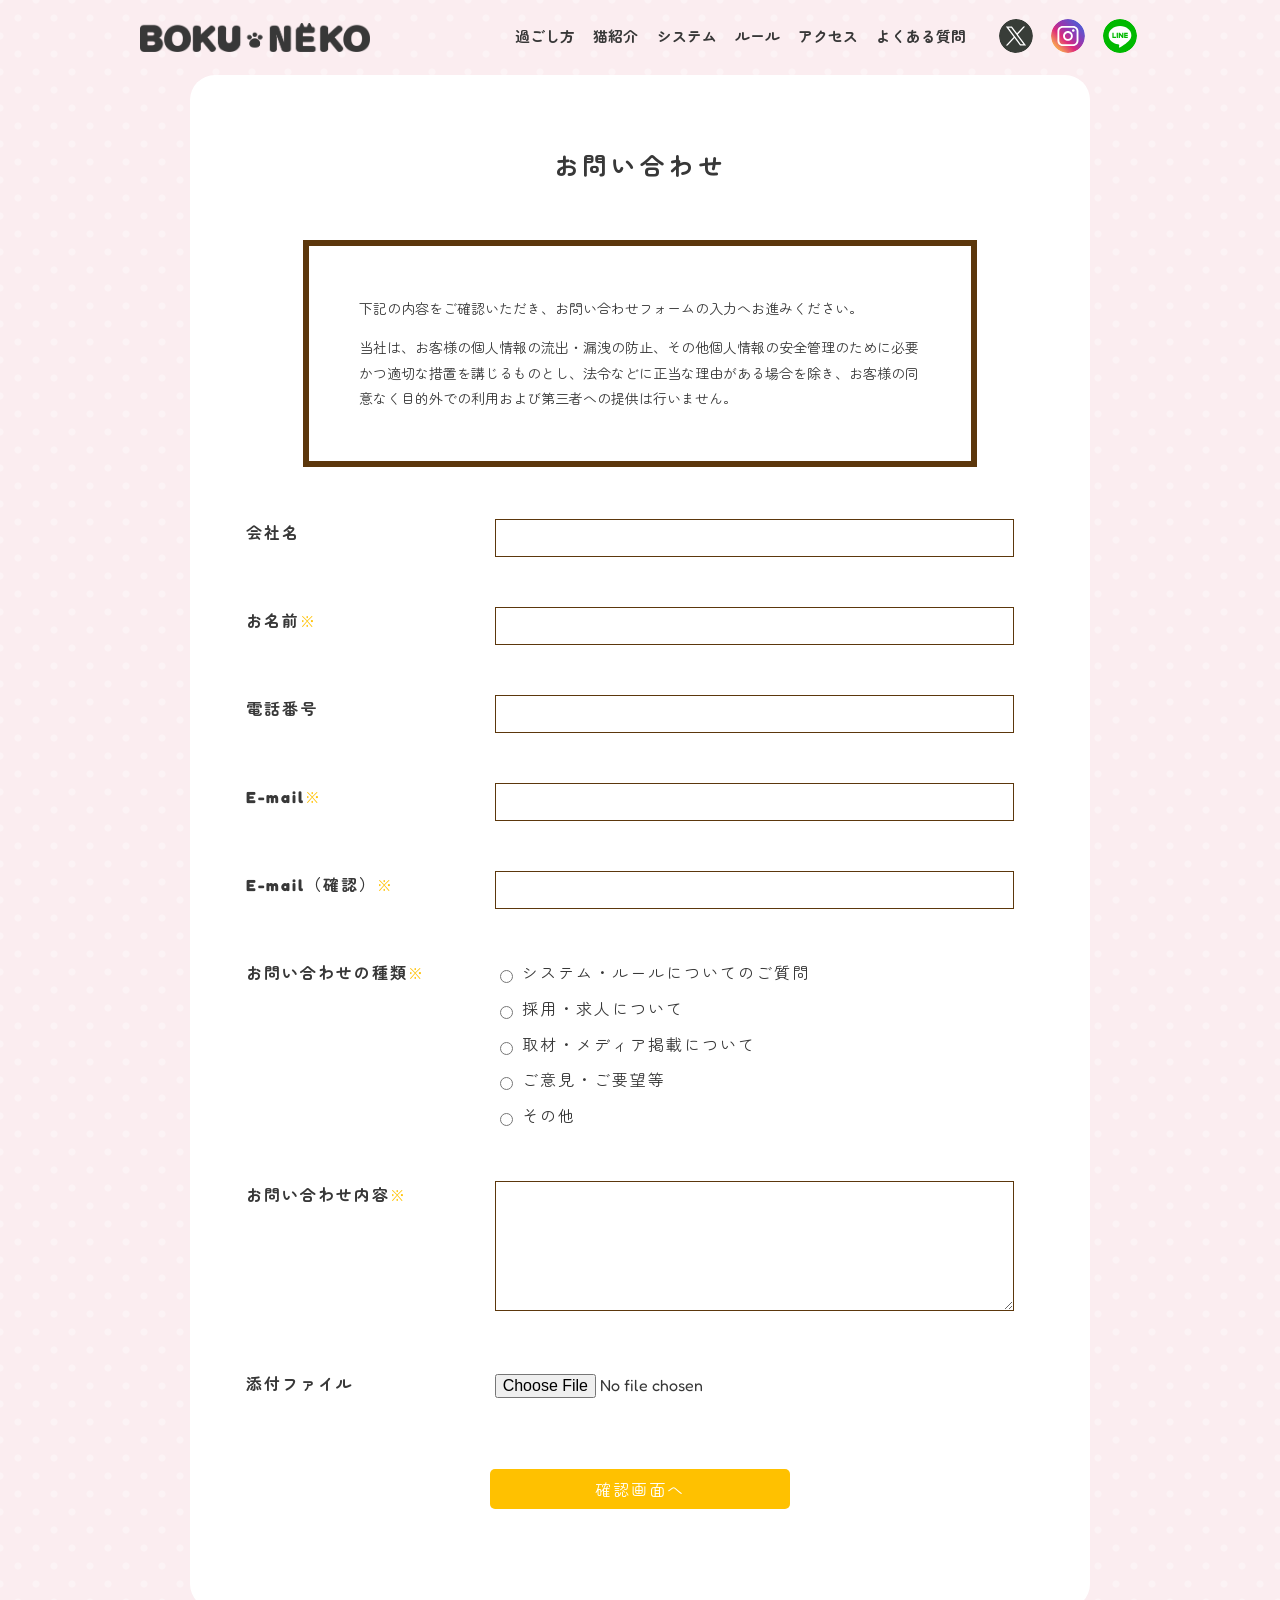
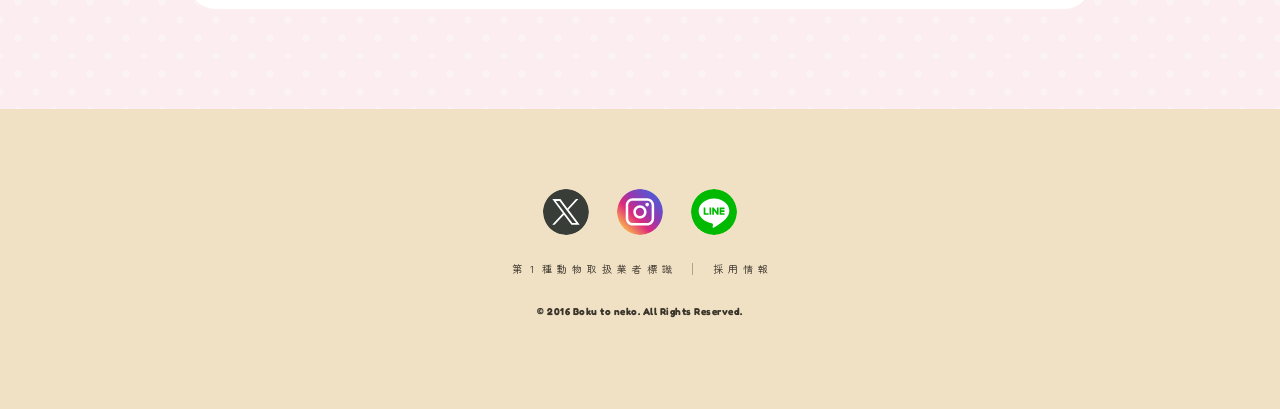
<file: bokuneko.jp-static/contact/index.html>
<!DOCTYPE html>
<html lang="ja">
  <head>
    <meta charset="UTF-8" />
    <!-- テストサーバー用：検索エンジンにインデックスさせない。本番公開時に削除すること -->
    <meta name="robots" content="noindex, nofollow" />
    <title>お問い合わせ｜秋葉原の猫カフェ「BOKUNEK0」</title>
    <meta name="viewport" content="width=device-width, initial-scale=1.0, maximum-scale=1.0, user-scalable=no" />
    <meta name="format-detection" content="telephone=no" />
    <meta http-equiv="Imagetoolbar" content="no" />
    <meta http-equiv="Content-Script-Type" content="text/javascript" />
    <meta http-equiv="Content-Style-Type" content="text/css" />
    <meta http-equiv="X-UA-Compatible" content="IE=edge,chrome=1" />
    <link type="text/css" rel="stylesheet" href="../assets/css/common/default.css?v=d5689750" />
    <link type="text/css" rel="stylesheet" href="../assets/css/layout.css?v=24914668" />
    <script src="../assets/js/jquery-1.11.3.min.js?v=13c0a505"></script>
    <script>
      $(function() {
        var topBtn = $('.pageTop a');
        //ページトップへスクロール
        topBtn.click(function () {
          $('body,html').animate({
              scrollTop: 0
          }, 500);
          return false;
        });
      });
    </script>

    <script src="../assets/js/sp-nav.js?v=820c6216"></script>
    <link rel="stylesheet" href="../assets/css/common/remodal.css?v=dc76fd28">
    <link rel="stylesheet" href="../assets/css/common/remodal-default-theme.css?v=8131904d">
    <script src="../assets/js/remodal.min.js?v=9dd8df8a"></script>

    <link rel="stylesheet" href="../assets/css/common/animate.css?v=73bcf41f">
    <script src="../assets/js/wow.min.js?v=e1f1ff68"></script>

    <!-- PC用 追従ヘッダー（既存ヘッダーが画面外に出たら上部に固定表示） -->
    <script src="../assets/js/sticky-header.js?v=4ca34c52"></script>

    <!-- ページ内アンカーのスムーススクロール＋スクロール後に # を消す -->
    <script src="../assets/js/smooth-scroll.js?v=a23d5e8c"></script>
  </head>

  <body id="pageTop" class="under">
    <header class="header">
      <div class="header__wrap">
        <h1>
          <a href="../">
            <img class="logo" src="../assets/images/bokuneko-logo.webp" alt="猫カフェ【BOKUNEK0】" />
          </a>
        </h1>

        <p class="navButton">
          <a href="#" aria-label="メニュー">
            <span class="navButton__bar" aria-hidden="true"></span>
          </a>
        </p>

        <div class="panel">
          <aside class="headerSNS">
            <ul class="headerSNS__wrap snsList">
              <li class="headerSNS__item snsList__item">
                <a class="snsLink" href="https://x.com/bokunekoakb" target="_blank" rel="noopener" aria-label="X（旧Twitter）">
                  <img class="snsIcon" src="../assets/images/sns/x_logo.svg" alt="X" />
                </a>
              </li>
              <li class="headerSNS__item snsList__item">
                <a class="snsLink" href="https://www.instagram.com/bokunekoakb?igsh=MWY0cGlvM29mZjNuZg==" target="_blank" rel="noopener" aria-label="Instagram">
                  <img class="snsIcon" src="../assets/images/sns/instagram_logo.svg" alt="Instagram" />
                </a>
              </li>
              <li class="headerSNS__item snsList__item">
                <a class="snsLink" href="https://lin.ee/tn2yxq5" target="_blank" rel="noopener" aria-label="LINE">
                  <img class="snsIcon" src="../assets/images/sns/line.svg" alt="LINE" />
                </a>
              </li>
            </ul>
          </aside>

          <div class="headerNav">
            <ul class="headerNav__wrap">
              <li class="headerNav__item headerNav__item--concept">
                <a href="../#concept">過ごし方</a>
              </li>
              <li class="headerNav__item headerNav__item--cat">
                <a href="../#cat">猫紹介</a>
              </li>
              <li class="headerNav__item headerNav__item--system">
                <a href="../#system">システム</a>
              </li>
              <li class="headerNav__item headerNav__item--rule">
                <a href="../#rule">ルール</a>
              </li>
              <li class="headerNav__item headerNav__item--access">
                <a href="../#access">アクセス</a>
              </li>
              <li class="headerNav__item headerNav__item--faq">
                <a href="../faq/">よくある質問</a>
              </li>
            </ul>
          </div>
        </div>
      </div>
    </header>

    <div id="container">
      <div id="contents">
        <main>
          <div class="frame">
            <h2 class="frameTitle">
              お問い合わせ
            </h2>

            <!-- エラーメッセージ表示 -->
            <!--
            <div class="error">
              <ul>
                <li class="error__item">お名前を入力してください</li>
                <li class="error__item">E-mailを入力してください</li>
                <li class="error__item">E-mailとE-mail（確認）が一致しません</li>
                <li class="error__item">お問い合わせの種類を入力してください</li>
                <li class="error__item">お問い合わせ内容を入力してください</li>
              </ul>
            </div>
            -->

            <div class="messageBox">
              <p>
                下記の内容をご確認いただき、お問い合わせフォームの入力へお進みください。
              </p>
              <p>
                当社は、お客様の個人情報の流出・漏洩の防止、その他個人情報の安全管理のために必要かつ適切な措置を講じるものとし、法令などに正当な理由がある場合を除き、お客様の同意なく目的外での利用および第三者への提供は行いません。
              </p>
            </div>

            <form action="confirm.html" method="post" enctype="multipart/form-data">
              <table class="form">
                <tbody>
                  <tr>
                    <th>会社名</th>
                    <td>
                      <input type="text" name="company_name" value="">
                    </td>
                  </tr>
                  <tr>
                    <th>お名前<span>※</span></th>
                    <td>
                      <input type="text" name="name" value="">
                    </td>
                  </tr>
                  <tr>
                    <th>電話番号</th>
                    <td>
                      <input type="text" name="telephone" value="">
                    </td>
                  </tr>
                  <tr>
                    <th>E-mail<span>※</span></th>
                    <td>
                      <input type="text" name="email" value="">
                    </td>
                  </tr>
                  <tr>
                    <th>E-mail（確認）<span>※</span></th>
                    <td>
                      <input type="text" name="email2" value="">
                    </td>
                  </tr>
                  <tr>
                    <th>お問い合わせの種類<span>※</span></th>
                    <td>
                      <ul>
                        <li>
                          <label for="catesystem">
                            <input type="radio" name="category" id="catesystem" value="system">
                            システム・ルールについてのご質問
                          </label>
                        </li>
                        <li>
                          <label for="caterecruit">
                            <input type="radio" name="category" id="caterecruit" value="recruit">
                            採用・求人について
                          </label>
                        </li>
                        <li>
                          <label for="catemedia">
                            <input type="radio" name="category" id="catemedia" value="media">
                            取材・メディア掲載について
                          </label>
                        </li>
                        <li>
                          <label for="caterequest">
                            <input type="radio" name="category" id="caterequest" value="request">
                            ご意見・ご要望等
                          </label>
                        </li>
                        <li>
                          <label for="cateothers">
                            <input type="radio" name="category" id="cateothers" value="others">
                            その他
                          </label>
                        </li>
                      </ul>
                    </td>
                  </tr>
                  <tr>
                    <th>お問い合わせ内容<span>※</span></th>
                    <td>
                      <textarea name="comment"></textarea>
                    </td>
                  </tr>
                  <tr>
                    <th>添付ファイル</th>
                    <td>
                      <input name="attach_file" type="file">
                    </td>
                  </tr>
                </tbody>
              </table>
              <p class="submit">
                <input type="hidden" name="shop" value="akihabara">
                <button type="submit">確認画面へ</button>
              </p>
            </form>
          </div>
        </main>
      </div>
    </div>

    <footer>
      <div class="footerInner wow fadeIn" data-wow-duration="2.5s">
        <aside class="footerSNSWrap">
          <ul class="footerSNS snsList">
            <li class="footerSNS__item snsList__item">
              <a class="snsLink" href="https://x.com/bokunekoakb" target="_blank" rel="noopener" aria-label="X（旧Twitter）">
                <img class="snsIcon" src="../assets/images/sns/x_logo.svg" alt="X" />
              </a>
            </li>
            <li class="footerSNS__item snsList__item">
              <a class="snsLink" href="https://www.instagram.com/bokunekoakb?igsh=MWY0cGlvM29mZjNuZg==" target="_blank" rel="noopener" aria-label="Instagram">
                <img class="snsIcon" src="../assets/images/sns/instagram_logo.svg" alt="Instagram" />
              </a>
            </li>
            <li class="footerSNS__item snsList__item">
              <a class="snsLink" href="https://lin.ee/tn2yxq5" target="_blank" rel="noopener" aria-label="LINE">
                <img class="snsIcon" src="../assets/images/sns/line.svg" alt="LINE" />
              </a>
            </li>
          </ul>
        </aside>

        <ul class="footerNav">
          <li class="footerNav__item">
            <a href="#law">
              第１種動物取扱業者標識
            </a>
          </li>
          <li class="footerNav__item">
            <a href="../recruit/">
              採用情報
            </a>
          </li>
          <li class="footerNav__item">
            <a href="../contact/">
              お問い合わせ
            </a>
          </li>
        </ul>

        <p class="copy">
          <small class="footerCopyText">© 2016 Boku to neko. All Rights Reserved.</small>
        </p>
      </div>

      <!-- ページTOPボタンは非表示（画像差し替え検討中のためコメントアウト）
      <p class="pageTop">
        <a href="#pageTop">
          <img class="pc-only" src="../assets/images/pc/common/footer/top.png" alt="ページTOPへ" />
          <img class="sp-only" src="../assets/images/sp/common/footer/top.png" alt="ページTOPへ" />
        </a>
      </p>
      -->
    </footer>

    <div class="remodal" data-remodal-id="law" data-remodal-options="hashTracking:false">
      <section class="window">
        <h3 class="windowTitle">
          第１種動物取扱業者標識
        </h3>
        <dl class="lawList">
          <dt>
            事業所の名称
          </dt>
          <dd>
            BOKUNEK0秋葉原店
          </dd>
          <dt>
            事業所の所在地
          </dt>
          <dd>
            東京都千代田区外神田四丁目4番3号<br>
            小木曽ビル5階
          </dd>
          <dt>
            第一種動物取扱業の種別
          </dt>
          <dd>
            展示
          </dd>
          <dt>
            登録番号
          </dt>
          <dd>
            18東京都展第005975号
          </dd>
          <dt>
            登録年月日
          </dt>
          <dd>
            平成30年 7月26日
          </dd>
          <dt>
            有効期間の末日
          </dt>
          <dd>
            平成35年 7月25日
          </dd>
          <dt>
            動物取扱責任者
          </dt>
          <dd>
            池川航一
          </dd>
        </dl>

        <button data-remodal-action="close" class="remodalClose">
          <img src="../assets/images/common/close.png" alt="閉じる" />
        </button>
      </section>
    </div>
  </body>
</html>

<script>
  $('[data-remodal-id=law]').remodal({
    modifier: 'modalBg'
  });

  new WOW().init();
</script>
</file>
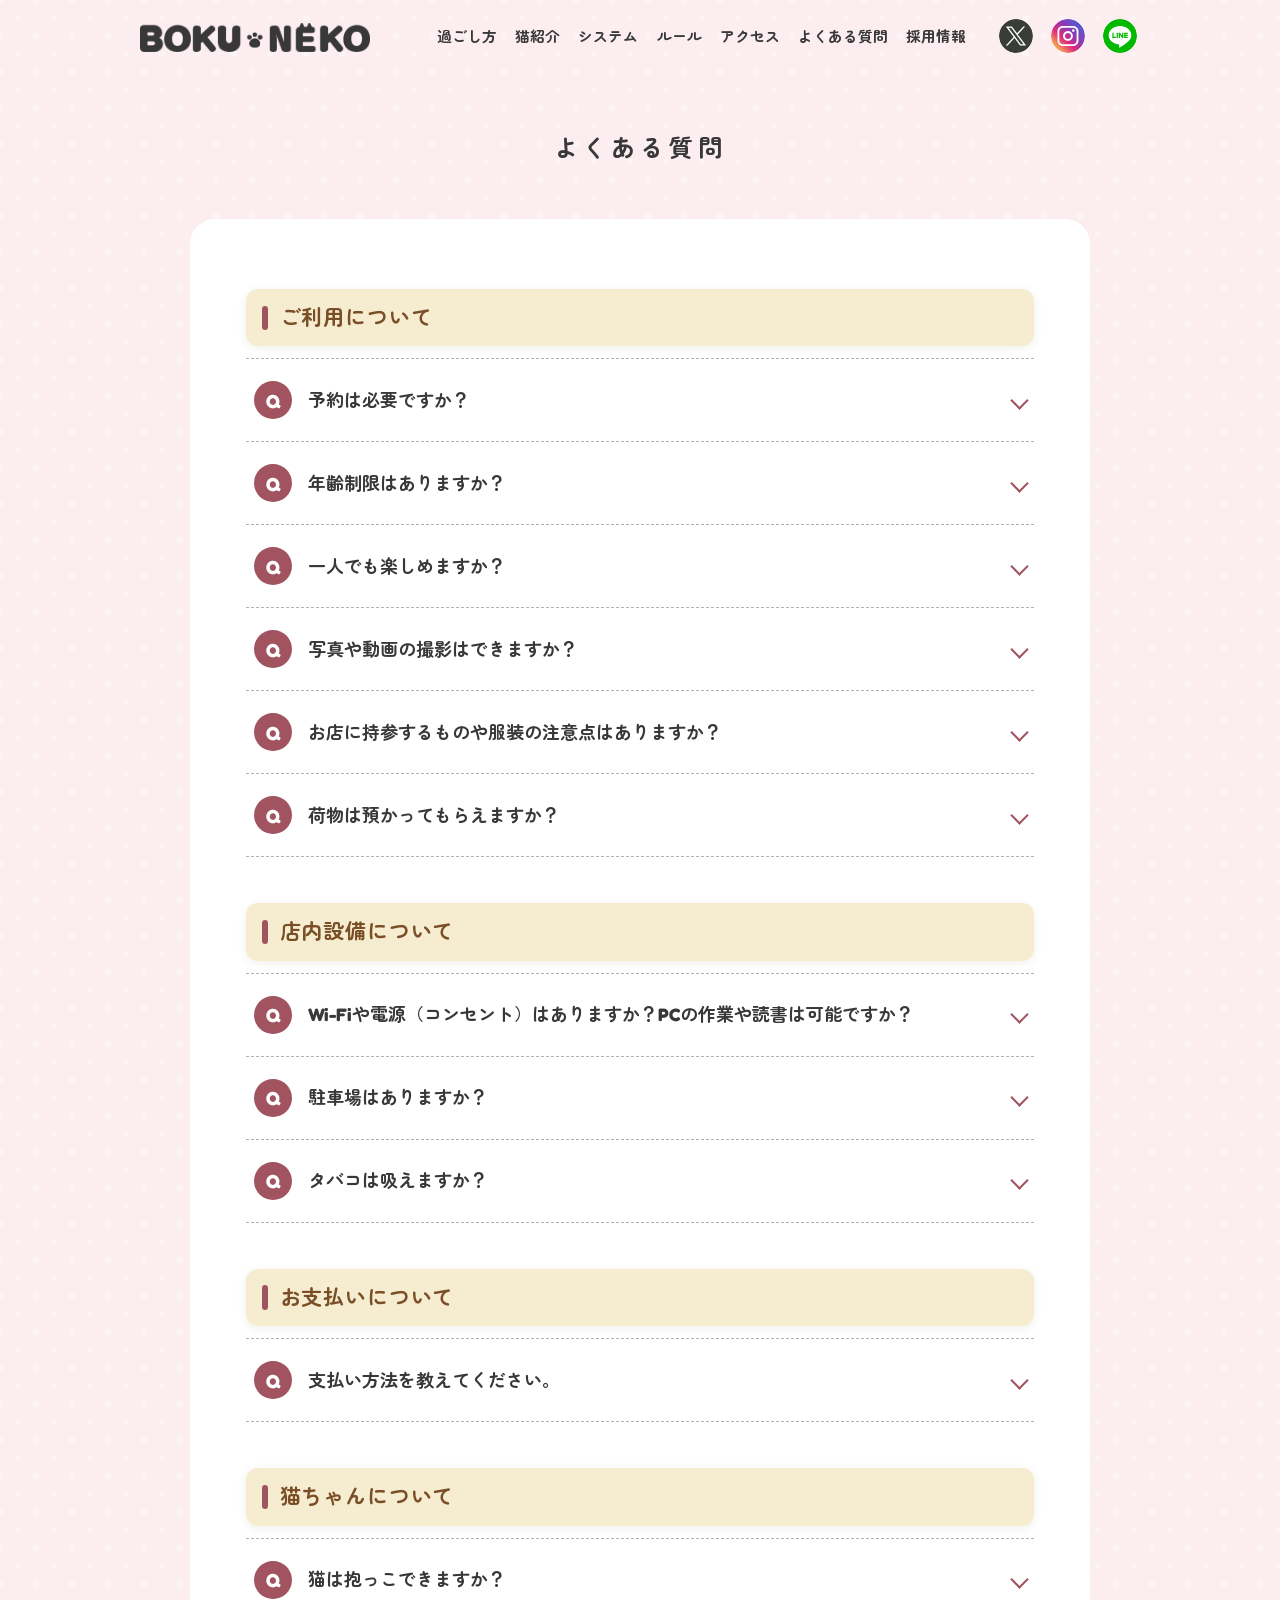
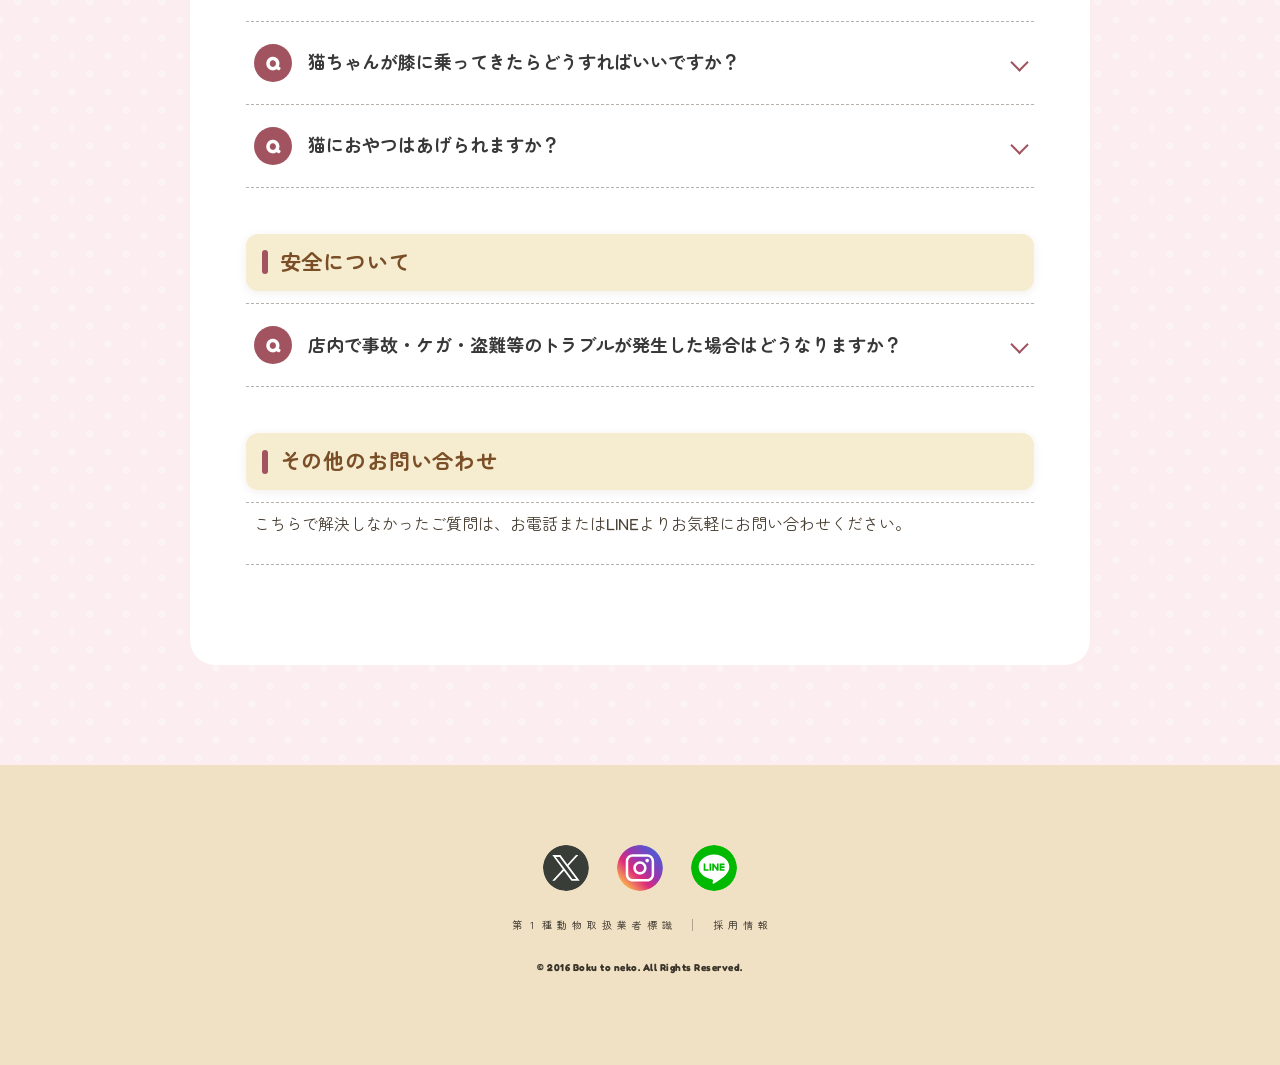
<file: bokuneko.jp-static/faq/index.html>
<!DOCTYPE html>
<html lang="ja">
  <head>
    <meta charset="UTF-8" />
    <title>よくある質問｜秋葉原の猫カフェ「BOKUNEK0」</title>
    <meta name="description" content="秋葉原の猫カフェ「BOKUNEK0」に寄せられるよくある質問と回答をまとめています。" />
    <meta name="viewport" content="width=device-width, initial-scale=1.0, maximum-scale=1.0, user-scalable=no" />
    <meta name="format-detection" content="telephone=no" />
    <meta http-equiv="Imagetoolbar" content="no" />
    <meta http-equiv="Content-Script-Type" content="text/javascript" />
    <meta http-equiv="Content-Style-Type" content="text/css" />
    <meta http-equiv="X-UA-Compatible" content="IE=edge,chrome=1" />
    <link type="text/css" rel="stylesheet" href="../assets/css/common/default.css?v=d5689750" />
    <link type="text/css" rel="stylesheet" href="../assets/css/layout.css?v=24914668" />
    <script src="../assets/js/jquery-1.11.3.min.js?v=13c0a505"></script>
    <script>
      $(function() {
        var topBtn = $('.pageTop a');
        //ページトップへスクロール
        topBtn.click(function () {
          $('body,html').animate({
              scrollTop: 0
          }, 500);
          return false;
        });
      });
    </script>

    <script src="../assets/js/sp-nav.js?v=820c6216"></script>
    <link rel="stylesheet" href="../assets/css/common/remodal.css?v=dc76fd28">
    <link rel="stylesheet" href="../assets/css/common/remodal-default-theme.css?v=8131904d">
    <script src="../assets/js/remodal.min.js?v=9dd8df8a"></script>

    <link rel="stylesheet" href="../assets/css/common/animate.css?v=73bcf41f">
    <script src="../assets/js/wow.min.js?v=e1f1ff68"></script>

    <!-- PC用 追従ヘッダー（既存ヘッダーが画面外に出たら上部に固定表示） -->
    <script src="../assets/js/sticky-header.js?v=4ca34c52"></script>

    <!-- ページ内アンカーのスムーススクロール＋スクロール後に # を消す -->
    <script src="../assets/js/smooth-scroll.js?v=a23d5e8c"></script>

    <!-- FAQアコーディオン -->
    <script src="../assets/js/faq.js?v=402b57d0"></script>

    <!-- FAQページ専用スタイル（このページ限定・他ページへ波及しない） -->
    <style>
      /* ヘッダーと主見出し（よくある質問）の間に、冒頭として自然な余白を確保 */
      .page-faq main {
        padding-top: clamp(28px, 5vw, 56px);
      }
      /* PCのbodyはoverflow:hiddenのためカテゴリ見出しのstickyが効かない。
         FAQページははみ出す要素が無いので、このページ限定でvisibleに戻す */
      body.page-faq {
        overflow: visible;
      }
    </style>
  </head>

  <body id="pageTop" class="under page-faq">
    <header class="header">
      <div class="header__wrap">
        <p class="headerLogo">
          <a href="../">
            <img class="logo" src="../assets/images/bokuneko-logo.webp" alt="猫カフェ【BOKUNEK0】" />
          </a>
        </p>

        <p class="navButton">
          <a href="#" aria-label="メニュー">
            <span class="navButton__bar" aria-hidden="true"></span>
          </a>
        </p>

        <div class="panel">
          <aside class="headerSNS">
            <ul class="headerSNS__wrap snsList">
              <li class="headerSNS__item snsList__item">
                <a class="snsLink" href="https://x.com/bokunekoakb" target="_blank" rel="noopener" aria-label="X（旧Twitter）">
                  <img class="snsIcon" src="../assets/images/sns/x_logo.svg" alt="X" />
                </a>
              </li>
              <li class="headerSNS__item snsList__item">
                <a class="snsLink" href="https://www.instagram.com/bokunekoakb?igsh=MWY0cGlvM29mZjNuZg==" target="_blank" rel="noopener" aria-label="Instagram">
                  <img class="snsIcon" src="../assets/images/sns/instagram_logo.svg" alt="Instagram" />
                </a>
              </li>
              <li class="headerSNS__item snsList__item">
                <a class="snsLink" href="https://lin.ee/tn2yxq5" target="_blank" rel="noopener" aria-label="LINE">
                  <img class="snsIcon" src="../assets/images/sns/line.svg" alt="LINE" />
                </a>
              </li>
            </ul>
          </aside>

          <div class="headerNav">
            <ul class="headerNav__wrap">
              <li class="headerNav__item headerNav__item--concept">
                <a href="../#concept">過ごし方</a>
              </li>
              <li class="headerNav__item headerNav__item--cat">
                <a href="../#cat">猫紹介</a>
              </li>
              <li class="headerNav__item headerNav__item--system">
                <a href="../#system">システム</a>
              </li>
              <li class="headerNav__item headerNav__item--rule">
                <a href="../#rule">ルール</a>
              </li>
              <li class="headerNav__item headerNav__item--access">
                <a href="../#access">アクセス</a>
              </li>
              <li class="headerNav__item headerNav__item--faq">
                <a href="../faq/" aria-current="page">よくある質問</a>
              </li>
              <li class="headerNav__item headerNav__item--recruit">
                <a href="../recruit/">採用情報</a>
              </li>
            </ul>
          </div>
        </div>
      </div>
    </header>

    <div id="container">
      <div id="contents">
        <main>
          <h1 class="frameTitle">
            よくある質問
          </h1>
          <div class="frame">
            <!--
              ■構造（拡張方法）
                .faq
                  section.faqCategory（カテゴリ）
                    h2.faqCategory__title（カテゴリ名）
                    ul.faqList
                      li.faqList__item（Q&A 1件）… ← これを増やすだけで項目追加
              ・カテゴリを増やす場合は section.faqCategory ごと追加。
              ・Qは .faqList__qtext、Aは .faqList__atext にテキストを入れる。

              ※「ご利用について」の最初の2件は既存FAQ。
                それ以外は【サンプル】です。実際の内容に差し替えてください。
            -->
            <div class="faq">

              <section class="faqCategory">
                <h2 class="faqCategory__title">ご利用について</h2>
                <ul class="faqList">
                  <li class="faqList__item">
                    <button class="faqList__q" type="button" aria-expanded="false">
                      <span class="faqList__mark" aria-hidden="true">Q</span>
                      <span class="faqList__qtext">予約は必要ですか？</span>
                      <span class="faqList__toggle" aria-hidden="true"></span>
                    </button>
                    <div class="faqList__a">
                      <div class="faqList__aInner">
                        <span class="faqList__mark faqList__mark--a" aria-hidden="true">A</span>
                        <p class="faqList__atext">ご予約なしでもご利用いただけます。<br>ただし、土日祝日や長期休暇など混雑が予想される日は、満席の場合お待ちいただくことがございますのでご了承下さい。</p>
                      </div>
                    </div>
                  </li>
                  <li class="faqList__item">
                    <button class="faqList__q" type="button" aria-expanded="false">
                      <span class="faqList__mark" aria-hidden="true">Q</span>
                      <span class="faqList__qtext">年齢制限はありますか？</span>
                      <span class="faqList__toggle" aria-hidden="true"></span>
                    </button>
                    <div class="faqList__a">
                      <div class="faqList__aInner">
                        <span class="faqList__mark faqList__mark--a" aria-hidden="true">A</span>
                        <p class="faqList__atext">年齢制限はございません。<br>ただし、猫ちゃんとの接し方や店内での過ごし方について、いくつかお願いごとがございますので、ご入店時にご説明いたします。<br>店内は図書館のような静かな空間です。保護者の方には、お子様が店内ルールを守って楽しく過ごせるようご協力をお願いいたします。</p>
                      </div>
                    </div>
                  </li>
                  <li class="faqList__item">
                    <button class="faqList__q" type="button" aria-expanded="false">
                      <span class="faqList__mark" aria-hidden="true">Q</span>
                      <span class="faqList__qtext">一人でも楽しめますか？</span>
                      <span class="faqList__toggle" aria-hidden="true"></span>
                    </button>
                    <div class="faqList__a">
                      <div class="faqList__aInner">
                        <span class="faqList__mark faqList__mark--a" aria-hidden="true">A</span>
                        <p class="faqList__atext">もちろんです。<br>男性・女性を問わず、お一人でご来店されるお客様もたくさんいらっしゃいます。<br>猫ちゃんたちとの癒しの時間を、心ゆくまでお楽しみください。</p>
                      </div>
                    </div>
                  </li>
                  <li class="faqList__item">
                    <button class="faqList__q" type="button" aria-expanded="false">
                      <span class="faqList__mark" aria-hidden="true">Q</span>
                      <span class="faqList__qtext">写真や動画の撮影はできますか？</span>
                      <span class="faqList__toggle" aria-hidden="true"></span>
                    </button>
                    <div class="faqList__a">
                      <div class="faqList__aInner">
                        <span class="faqList__mark faqList__mark--a" aria-hidden="true">A</span>
                        <p class="faqList__atext">店内での写真・動画撮影は可能です。<br>かわいい猫ちゃんとの思い出をぜひ残してください♪<br>ただし、フラッシュ撮影や大きな音の出る撮影、他のお客様が写り込む撮影はご遠慮ください。SNSへの投稿も大歓迎です！</p>
                      </div>
                    </div>
                  </li>
                  <li class="faqList__item">
                    <button class="faqList__q" type="button" aria-expanded="false">
                      <span class="faqList__mark" aria-hidden="true">Q</span>
                      <span class="faqList__qtext">お店に持参するものや服装の注意点はありますか？</span>
                      <span class="faqList__toggle" aria-hidden="true"></span>
                    </button>
                    <div class="faqList__a">
                      <div class="faqList__aInner">
                        <span class="faqList__mark faqList__mark--a" aria-hidden="true">A</span>
                        <p class="faqList__atext">特別にお持ちいただくものはございません。<br>猫ちゃんの毛が付きにくい服装や、動きやすい服装がおすすめです。<br>店内には粘着クリーナー（コロコロ）をご用意しておりますので、安心して猫ちゃんとの時間をお楽しみください。</p>
                      </div>
                    </div>
                  </li>
                  <li class="faqList__item">
                    <button class="faqList__q" type="button" aria-expanded="false">
                      <span class="faqList__mark" aria-hidden="true">Q</span>
                      <span class="faqList__qtext">荷物は預かってもらえますか？</span>
                      <span class="faqList__toggle" aria-hidden="true"></span>
                    </button>
                    <div class="faqList__a">
                      <div class="faqList__aInner">
                        <span class="faqList__mark faqList__mark--a" aria-hidden="true">A</span>
                        <p class="faqList__atext">店内にロッカーをご用意しておりますので、ご利用ください。<br>入りきらない大きなお荷物はスタッフがお預かりいたします。<br>なお、貴重品の紛失・盗難につきましては責任を負いかねますので、ご自身で管理をお願いいたします。</p>
                      </div>
                    </div>
                  </li>
                </ul>
              </section>

              <section class="faqCategory">
                <h2 class="faqCategory__title">店内設備について</h2>
                <ul class="faqList">
                  <li class="faqList__item">
                    <button class="faqList__q" type="button" aria-expanded="false">
                      <span class="faqList__mark" aria-hidden="true">Q</span>
                      <span class="faqList__qtext">Wi-Fiや電源（コンセント）はありますか？PCの作業や読書は可能ですか？</span>
                      <span class="faqList__toggle" aria-hidden="true"></span>
                    </button>
                    <div class="faqList__a">
                      <div class="faqList__aInner">
                        <span class="faqList__mark faqList__mark--a" aria-hidden="true">A</span>
                        <p class="faqList__atext">店内には無料Wi-Fiをご用意しております。<br>平日の落ち着いた時間帯には、猫ちゃんたちに癒されながら読書やちょっとしたPC作業をされるお客様もいらっしゃいます。<br>本を持ち込んでゆっくり過ごされる方も多く、おくつろぎいただけます。<br>※混雑時は、譲り合ってご利用いただけますようお願いいたします。</p>
                      </div>
                    </div>
                  </li>
                  <li class="faqList__item">
                    <button class="faqList__q" type="button" aria-expanded="false">
                      <span class="faqList__mark" aria-hidden="true">Q</span>
                      <span class="faqList__qtext">駐車場はありますか？</span>
                      <span class="faqList__toggle" aria-hidden="true"></span>
                    </button>
                    <div class="faqList__a">
                      <div class="faqList__aInner">
                        <span class="faqList__mark faqList__mark--a" aria-hidden="true">A</span>
                        <p class="faqList__atext">申し訳ございませんが、専用駐車場はございません。<br>お近くのコインパーキングをご利用ください。<br>ご来店の際に場所が分からない場合は、お気軽にお問い合わせください♪</p>
                      </div>
                    </div>
                  </li>
                  <li class="faqList__item">
                    <button class="faqList__q" type="button" aria-expanded="false">
                      <span class="faqList__mark" aria-hidden="true">Q</span>
                      <span class="faqList__qtext">タバコは吸えますか？</span>
                      <span class="faqList__toggle" aria-hidden="true"></span>
                    </button>
                    <div class="faqList__a">
                      <div class="faqList__aInner">
                        <span class="faqList__mark faqList__mark--a" aria-hidden="true">A</span>
                        <p class="faqList__atext">店内は完全禁煙です。<br>ご協力をお願いいたします。<br>近くの喫煙場所をご案内いたしますので、お気軽にスタッフまでお声がけください。</p>
                      </div>
                    </div>
                  </li>
                </ul>
              </section>

              <section class="faqCategory">
                <h2 class="faqCategory__title">お支払いについて</h2>
                <ul class="faqList">
                  <li class="faqList__item">
                    <button class="faqList__q" type="button" aria-expanded="false">
                      <span class="faqList__mark" aria-hidden="true">Q</span>
                      <span class="faqList__qtext">支払い方法を教えてください。</span>
                      <span class="faqList__toggle" aria-hidden="true"></span>
                    </button>
                    <div class="faqList__a">
                      <div class="faqList__aInner">
                        <span class="faqList__mark faqList__mark--a" aria-hidden="true">A</span>
                        <p class="faqList__atext">現金・各種クレジットカード・電子マネー・PayPay決済をご利用いただけます。</p>
                      </div>
                    </div>
                  </li>
                </ul>
              </section>

              <section class="faqCategory">
                <h2 class="faqCategory__title">猫ちゃんについて</h2>
                <ul class="faqList">
                  <li class="faqList__item">
                    <button class="faqList__q" type="button" aria-expanded="false">
                      <span class="faqList__mark" aria-hidden="true">Q</span>
                      <span class="faqList__qtext">猫は抱っこできますか？</span>
                      <span class="faqList__toggle" aria-hidden="true"></span>
                    </button>
                    <div class="faqList__a">
                      <div class="faqList__aInner">
                        <span class="faqList__mark faqList__mark--a" aria-hidden="true">A</span>
                        <p class="faqList__atext">猫ちゃんの安全のため、通常は抱っこをご遠慮いただいております。<br>ただし、オプションでスタッフが猫ちゃんをお預かりし、安全に配慮したうえで抱っこして記念撮影をしていただけます。（猫が逃げようとしても掴まないで下さい。）<br>猫ちゃんの機嫌によってはご希望の猫ちゃんが抱っこできない可能性がありますのでご了承下さい。<br>ご希望の方はお気軽にスタッフまでお声がけください^_^</p>
                      </div>
                    </div>
                  </li>
                  <li class="faqList__item">
                    <button class="faqList__q" type="button" aria-expanded="false">
                      <span class="faqList__mark" aria-hidden="true">Q</span>
                      <span class="faqList__qtext">猫ちゃんが膝に乗ってきたらどうすればいいですか？</span>
                      <span class="faqList__toggle" aria-hidden="true"></span>
                    </button>
                    <div class="faqList__a">
                      <div class="faqList__aInner">
                        <span class="faqList__mark faqList__mark--a" aria-hidden="true">A</span>
                        <p class="faqList__atext">猫ちゃんが自分から膝に乗ってきてくれたら、そのまま優しく見守ってあげてください♪<br>無理に抱き上げたり動かしたりせず、猫ちゃんのペースを大切にしていただけると嬉しいです。<br>もし降りてほしい場合は、スタッフがお手伝いしますので、お気軽にお声がけください。</p>
                      </div>
                    </div>
                  </li>
                  <li class="faqList__item">
                    <button class="faqList__q" type="button" aria-expanded="false">
                      <span class="faqList__mark" aria-hidden="true">Q</span>
                      <span class="faqList__qtext">猫におやつはあげられますか？</span>
                      <span class="faqList__toggle" aria-hidden="true"></span>
                    </button>
                    <div class="faqList__a">
                      <div class="faqList__aInner">
                        <span class="faqList__mark faqList__mark--a" aria-hidden="true">A</span>
                        <p class="faqList__atext">店内で販売している猫ちゃん専用のおやつをあげることができます。<br>おやつタイムは猫ちゃんとの距離がぐっと縮まる人気の時間です♪<br>安全のため、お持ち込みのおやつはご遠慮いただいております。</p>
                      </div>
                    </div>
                  </li>
                </ul>
              </section>

              <section class="faqCategory">
                <h2 class="faqCategory__title">安全について</h2>
                <ul class="faqList">
                  <li class="faqList__item">
                    <button class="faqList__q" type="button" aria-expanded="false">
                      <span class="faqList__mark" aria-hidden="true">Q</span>
                      <span class="faqList__qtext">店内で事故・ケガ・盗難等のトラブルが発生した場合はどうなりますか？</span>
                      <span class="faqList__toggle" aria-hidden="true"></span>
                    </button>
                    <div class="faqList__a">
                      <div class="faqList__aInner">
                        <span class="faqList__mark faqList__mark--a" aria-hidden="true">A</span>
                        <p class="faqList__atext">店内で発生したお怪我・盗難・紛失・その他のトラブルにつきましては、当店では責任を負いかねますので、あらかじめご了承ください。<br>猫ちゃんとお客様双方の安全のため、店内ルールを守ってご利用いただきますようお願いいたします。</p>
                      </div>
                    </div>
                  </li>
                </ul>
              </section>

              <section class="faqCategory">
                <h2 class="faqCategory__title">その他のお問い合わせ</h2>
                <ul class="faqList">
                  <li class="faqList__item">
                    <div>
                      <div class="faqList__aInner">
                        <p class="faqList__atext">こちらで解決しなかったご質問は、お電話またはLINEよりお気軽にお問い合わせください。</p>
                      </div>
                    </div>
                  </li>
                </ul>
              </section>

            </div>
          </div>
        </main>
      </div>
    </div>

    <footer>
      <div class="footerInner wow fadeIn" data-wow-duration="2.5s">
        <aside class="footerSNSWrap">
          <ul class="footerSNS snsList">
            <li class="footerSNS__item snsList__item">
              <a class="snsLink" href="https://x.com/bokunekoakb" target="_blank" rel="noopener" aria-label="X（旧Twitter）">
                <img class="snsIcon" src="../assets/images/sns/x_logo.svg" alt="X" />
              </a>
            </li>
            <li class="footerSNS__item snsList__item">
              <a class="snsLink" href="https://www.instagram.com/bokunekoakb?igsh=MWY0cGlvM29mZjNuZg==" target="_blank" rel="noopener" aria-label="Instagram">
                <img class="snsIcon" src="../assets/images/sns/instagram_logo.svg" alt="Instagram" />
              </a>
            </li>
            <li class="footerSNS__item snsList__item">
              <a class="snsLink" href="https://lin.ee/tn2yxq5" target="_blank" rel="noopener" aria-label="LINE">
                <img class="snsIcon" src="../assets/images/sns/line.svg" alt="LINE" />
              </a>
            </li>
          </ul>
        </aside>

        <ul class="footerNav">
          <li class="footerNav__item">
            <a href="#law">
              第１種動物取扱業者標識
            </a>
          </li>
          <li class="footerNav__item">
            <a href="../recruit/">
              採用情報
            </a>
          </li>
        </ul>

        <p class="copy">
          <small class="footerCopyText">© 2016 Boku to neko. All Rights Reserved.</small>
        </p>
      </div>
    </footer>

    <div class="remodal" data-remodal-id="law" data-remodal-options="hashTracking:false">
      <section class="window">
        <h3 class="windowTitle">
          第１種動物取扱業者標識
        </h3>
        <dl class="lawList">
          <dt>事業所の名称</dt>
          <dd>BOKUNEK0秋葉原店</dd>
          <dt>事業所の所在地</dt>
          <dd>東京都千代田区外神田四丁目4番3号<br>小木曽ビル5階</dd>
          <dt>第一種動物取扱業の種別</dt>
          <dd>展示</dd>
          <dt>登録番号</dt>
          <dd>18東京都展第005975号</dd>
          <dt>登録年月日</dt>
          <dd>平成30年 7月26日</dd>
          <dt>有効期間の末日</dt>
          <dd>平成35年 7月25日</dd>
          <dt>動物取扱責任者</dt>
          <dd>池川航一</dd>
        </dl>

        <button data-remodal-action="close" class="remodalClose">
          <img src="../assets/images/common/close.png" alt="閉じる" />
        </button>
      </section>
    </div>
  </body>
</html>

<script>
  $('[data-remodal-id=law]').remodal({
    modifier: 'modalBg'
  });

  new WOW().init();
</script>
</file>
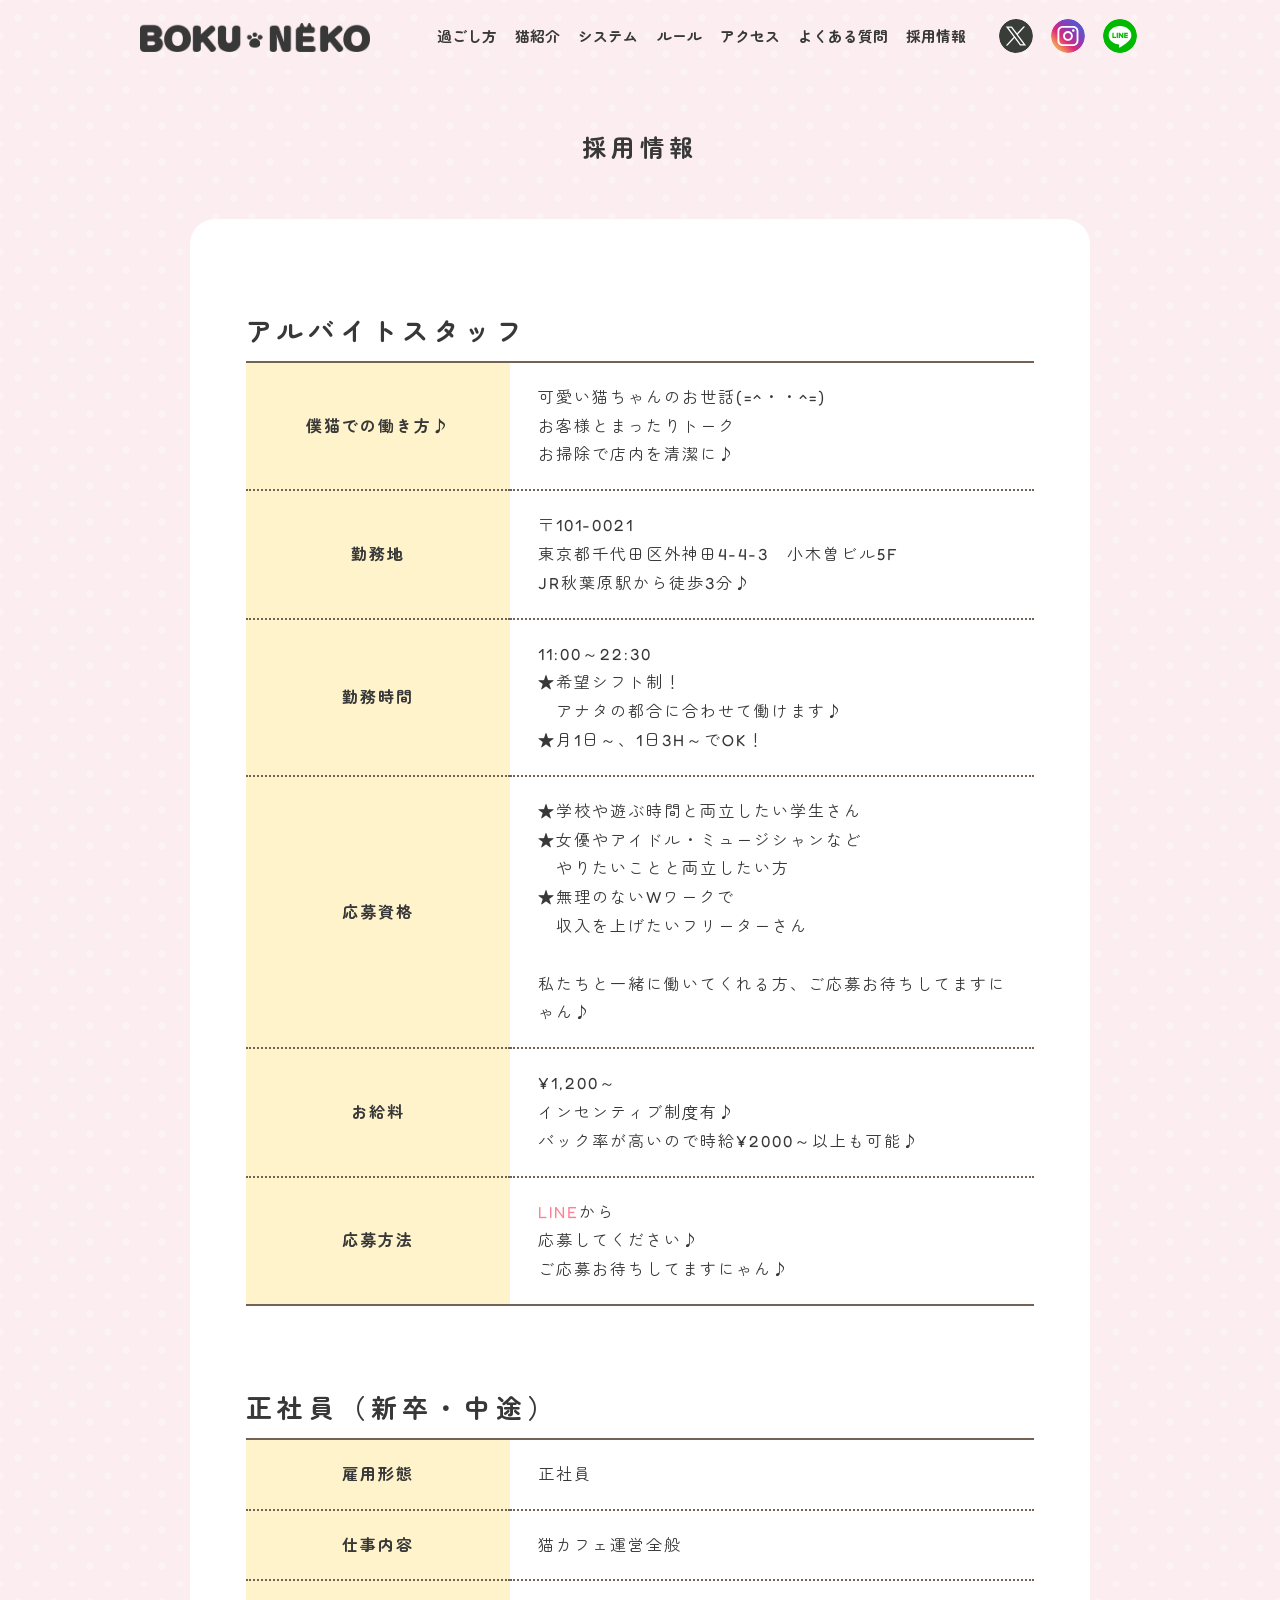
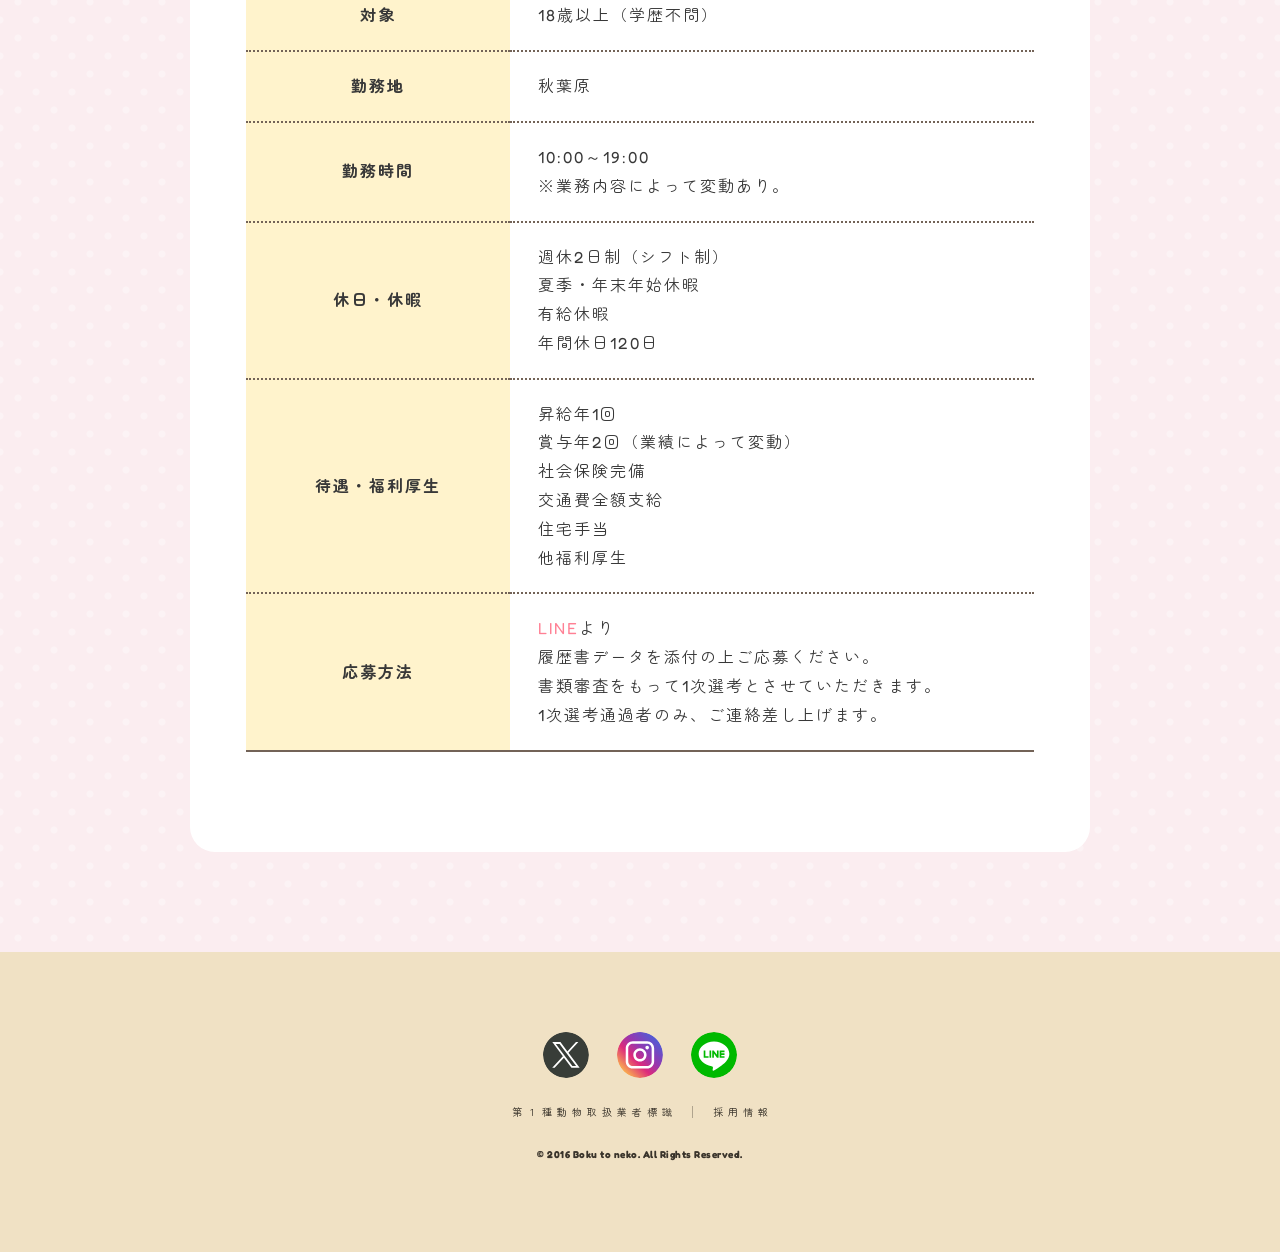
<file: bokuneko.jp-static/recruit/index.html>
<!DOCTYPE html>
<html lang="ja">
  <head>
    <meta charset="UTF-8" />
    <title>採用情報｜秋葉原の猫カフェ「BOKUNEK0」</title>
    <meta name="viewport" content="width=device-width, initial-scale=1.0, maximum-scale=1.0, user-scalable=no" />
    <meta name="format-detection" content="telephone=no" />
    <meta http-equiv="Imagetoolbar" content="no" />
    <meta http-equiv="Content-Script-Type" content="text/javascript" />
    <meta http-equiv="Content-Style-Type" content="text/css" />
    <meta http-equiv="X-UA-Compatible" content="IE=edge,chrome=1" />
    <link type="text/css" rel="stylesheet" href="../assets/css/common/default.css?v=d5689750" />
    <link type="text/css" rel="stylesheet" href="../assets/css/layout.css?v=24914668" />
    <script src="../assets/js/jquery-1.11.3.min.js?v=13c0a505"></script>
    <script>
      $(function() {
        var topBtn = $('.pageTop a');
        //ページトップへスクロール
        topBtn.click(function () {
          $('body,html').animate({
              scrollTop: 0
          }, 500);
          return false;
        });
      });
    </script>

    <script src="../assets/js/sp-nav.js?v=820c6216"></script>
    <link rel="stylesheet" href="../assets/css/common/remodal.css?v=dc76fd28">
    <link rel="stylesheet" href="../assets/css/common/remodal-default-theme.css?v=8131904d">
    <script src="../assets/js/remodal.min.js?v=9dd8df8a"></script>

    <link rel="stylesheet" href="../assets/css/common/animate.css?v=73bcf41f">
    <script src="../assets/js/wow.min.js?v=e1f1ff68"></script>

    <!-- PC用 追従ヘッダー（既存ヘッダーが画面外に出たら上部に固定表示） -->
    <script src="../assets/js/sticky-header.js?v=4ca34c52"></script>

    <!-- ページ内アンカーのスムーススクロール＋スクロール後に # を消す -->
    <script src="../assets/js/smooth-scroll.js?v=a23d5e8c"></script>

    <!-- 採用ページ専用スタイル（このページ限定・他ページへ波及しない） -->
    <style>
      /* ヘッダーと主見出し（採用情報）の間に、冒頭として自然な余白を確保。
         padding で付与しマージン相殺を回避。PC/タブレット/SPで自然にスケール。 */
      .page-recruit main {
        padding-top: clamp(28px, 5vw, 56px);
      }
    </style>
  </head>

  <body id="pageTop" class="under page-recruit">
    <header class="header">
      <div class="header__wrap">
        <p class="headerLogo">
          <a href="../">
            <img class="logo" src="../assets/images/bokuneko-logo.webp" alt="猫カフェ【BOKUNEK0】" />
          </a>
        </p>

        <p class="navButton">
          <a href="#" aria-label="メニュー">
            <span class="navButton__bar" aria-hidden="true"></span>
          </a>
        </p>

        <div class="panel">
          <aside class="headerSNS">
            <ul class="headerSNS__wrap snsList">
              <li class="headerSNS__item snsList__item">
                <a class="snsLink" href="https://x.com/bokunekoakb" target="_blank" rel="noopener" aria-label="X（旧Twitter）">
                  <img class="snsIcon" src="../assets/images/sns/x_logo.svg" alt="X" />
                </a>
              </li>
              <li class="headerSNS__item snsList__item">
                <a class="snsLink" href="https://www.instagram.com/bokunekoakb?igsh=MWY0cGlvM29mZjNuZg==" target="_blank" rel="noopener" aria-label="Instagram">
                  <img class="snsIcon" src="../assets/images/sns/instagram_logo.svg" alt="Instagram" />
                </a>
              </li>
              <li class="headerSNS__item snsList__item">
                <a class="snsLink" href="https://lin.ee/tn2yxq5" target="_blank" rel="noopener" aria-label="LINE">
                  <img class="snsIcon" src="../assets/images/sns/line.svg" alt="LINE" />
                </a>
              </li>
            </ul>
          </aside>

          <div class="headerNav">
            <ul class="headerNav__wrap">
              <li class="headerNav__item headerNav__item--concept">
                <a href="../#concept">過ごし方</a>
              </li>
              <li class="headerNav__item headerNav__item--cat">
                <a href="../#cat">猫紹介</a>
              </li>
              <li class="headerNav__item headerNav__item--system">
                <a href="../#system">システム</a>
              </li>
              <li class="headerNav__item headerNav__item--rule">
                <a href="../#rule">ルール</a>
              </li>
              <li class="headerNav__item headerNav__item--access">
                <a href="../#access">アクセス</a>
              </li>
              <li class="headerNav__item headerNav__item--faq">
                <a href="../faq/">よくある質問</a>
              </li>
              <li class="headerNav__item headerNav__item--recruit">
                <a href="../recruit/">採用情報</a>
              </li>
            </ul>
          </div>
        </div>
      </div>
    </header>

    <div id="container">
      <div id="contents">
        <main>
            <h1 class="frameTitle">
              採用情報
            </h1>
          <div class="frame">
            <h2 class="basicTitle">アルバイトスタッフ</h2>
            <table class="table">
              <tbody>
                <tr>
                  <th>僕猫での働き方♪</th>
                  <td>
                    可愛い猫ちゃんのお世話(=^・・^=)<br>
                    お客様とまったりトーク<br>
                    お掃除で店内を清潔に♪
                  </td>
                </tr>
                <tr>
                  <th>勤務地</th>
                  <td>
                    〒101-0021<br>
                    東京都千代田区外神田4-4-3　小木曽ビル5F<br>
                    JR秋葉原駅から徒歩3分♪
                  </td>
                </tr>
                <tr>
                  <th>勤務時間</th>
                  <td>
                    11:00～22:30<br>
                    ★希望シフト制！<br>
                    　アナタの都合に合わせて働けます♪<br>
                    ★月1日～、1日3H～でOK！
                  </td>
                </tr>
                <tr>
                  <th>応募資格</th>
                  <td>
                    ★学校や遊ぶ時間と両立したい学生さん<br>
                    ★女優やアイドル・ミュージシャンなど<br>
                    　やりたいことと両立したい方<br>
                    ★無理のないWワークで<br>
                    　収入を上げたいフリーターさん<br>
                    <br>
                    私たちと一緒に働いてくれる方、ご応募お待ちしてますにゃん♪<br>
                  </td>
                </tr>
                <tr>
                  <th>お給料</th>
                  <td>
                    &yen;1,200～<br>
                    インセンティブ制度有♪<br>
                    バック率が高いので時給¥2000～以上も可能♪
                  </td>
                </tr>
                <tr>
                  <th>応募方法</th>
                  <td>
                    <a href="https://lin.ee/tn2yxq5" target="_blank" rel="noopener" aria-label="LINE">LINE</a>から<br class="pcBr">応募してください♪<br>ご応募お待ちしてますにゃん♪
                  </td>
                </tr>
              </tbody>
            </table>

            <h2 class="basicTitle">正社員（新卒・中途）</h2>
            <table class="table">
              <tbody>
                <tr>
                  <th>雇用形態</th>
                  <td>
                    正社員
                  </td>
                </tr>
                <tr>
                  <th>仕事内容</th>
                  <td>
                    猫カフェ運営全般
                  </td>
                </tr>
                <tr>
                  <th>対象</th>
                  <td>
                    18歳以上（学歴不問）
                  </td>
                </tr>
                <tr>
                  <th>勤務地</th>
                  <td>
                    秋葉原
                  </td>
                </tr>
                <tr>
                  <th>勤務時間</th>
                  <td>
                    10:00～19:00<br>
                    ※業務内容によって変動あり。
                  </td>
                </tr>
                <tr>
                  <th>休日・休暇</th>
                  <td>
                    週休2日制（シフト制）<br>
                    夏季・年末年始休暇<br>
                    有給休暇<br>
                    年間休日120日
                  </td>
                </tr>
                <tr>
                  <th>待遇・福利厚生</th>
                  <td>
                    昇給年1回<br>
                    賞与年2回（業績によって変動）<br>
                    社会保険完備<br>
                    交通費全額支給<br>
                    住宅手当<br>
                    他福利厚生
                  </td>
                </tr>
                <tr>
                  <th>応募方法</th>
                  <td>
                    <a href="https://lin.ee/tn2yxq5" target="_blank" rel="noopener" aria-label="LINE">LINE</a>より<br class="pcBr" />履歴書データを添付の上ご応募ください。<br>
                    書類審査をもって1次選考とさせていただきます。<br>
                    1次選考通過者のみ、ご連絡差し上げます。
                  </td>
                </tr>
              </tbody>
            </table>
          </div>
        </main>
      </div>
    </div>

    <footer>
      <div class="footerInner wow fadeIn" data-wow-duration="2.5s">
        <aside class="footerSNSWrap">
          <ul class="footerSNS snsList">
            <li class="footerSNS__item snsList__item">
              <a class="snsLink" href="https://x.com/bokunekoakb" target="_blank" rel="noopener" aria-label="X（旧Twitter）">
                <img class="snsIcon" src="../assets/images/sns/x_logo.svg" alt="X" />
              </a>
            </li>
            <li class="footerSNS__item snsList__item">
              <a class="snsLink" href="https://www.instagram.com/bokunekoakb?igsh=MWY0cGlvM29mZjNuZg==" target="_blank" rel="noopener" aria-label="Instagram">
                <img class="snsIcon" src="../assets/images/sns/instagram_logo.svg" alt="Instagram" />
              </a>
            </li>
            <li class="footerSNS__item snsList__item">
              <a class="snsLink" href="https://lin.ee/tn2yxq5" target="_blank" rel="noopener" aria-label="LINE">
                <img class="snsIcon" src="../assets/images/sns/line.svg" alt="LINE" />
              </a>
            </li>
          </ul>
        </aside>

        <ul class="footerNav">
          <li class="footerNav__item">
            <a href="#law">
              第１種動物取扱業者標識
            </a>
          </li>
          <li class="footerNav__item">
            <a href="../recruit/">
              採用情報
            </a>
          </li>
        </ul>

        <p class="copy">
          <small class="footerCopyText">© 2016 Boku to neko. All Rights Reserved.</small>
        </p>
      </div>

      <!-- ページTOPボタンは非表示（画像差し替え検討中のためコメントアウト）
      <p class="pageTop">
        <a href="#pageTop">
          <img class="pc-only" src="../assets/images/pc/common/footer/top.png" alt="ページTOPへ" />
          <img class="sp-only" src="../assets/images/sp/common/footer/top.png" alt="ページTOPへ" />
        </a>
      </p>
      -->
    </footer>

    <div class="remodal" data-remodal-id="law" data-remodal-options="hashTracking:false">
      <section class="window">
        <h3 class="windowTitle">
          第１種動物取扱業者標識
        </h3>
        <dl class="lawList">
          <dt>
            事業所の名称
          </dt>
          <dd>
            BOKUNEK0秋葉原店
          </dd>
          <dt>
            事業所の所在地
          </dt>
          <dd>
            東京都千代田区外神田四丁目4番3号<br>
            小木曽ビル5階
          </dd>
          <dt>
            第一種動物取扱業の種別
          </dt>
          <dd>
            展示
          </dd>
          <dt>
            登録番号
          </dt>
          <dd>
            18東京都展第005975号
          </dd>
          <dt>
            登録年月日
          </dt>
          <dd>
            平成30年 7月26日
          </dd>
          <dt>
            有効期間の末日
          </dt>
          <dd>
            平成35年 7月25日
          </dd>
          <dt>
            動物取扱責任者
          </dt>
          <dd>
            池川航一
          </dd>
        </dl>

        <button data-remodal-action="close" class="remodalClose">
          <img src="../assets/images/common/close.png" alt="閉じる" />
        </button>
      </section>
    </div>
  </body>
</html>

<script>
  $('[data-remodal-id=law]').remodal({
    modifier: 'modalBg'
  });

  new WOW().init();
</script>
</file>
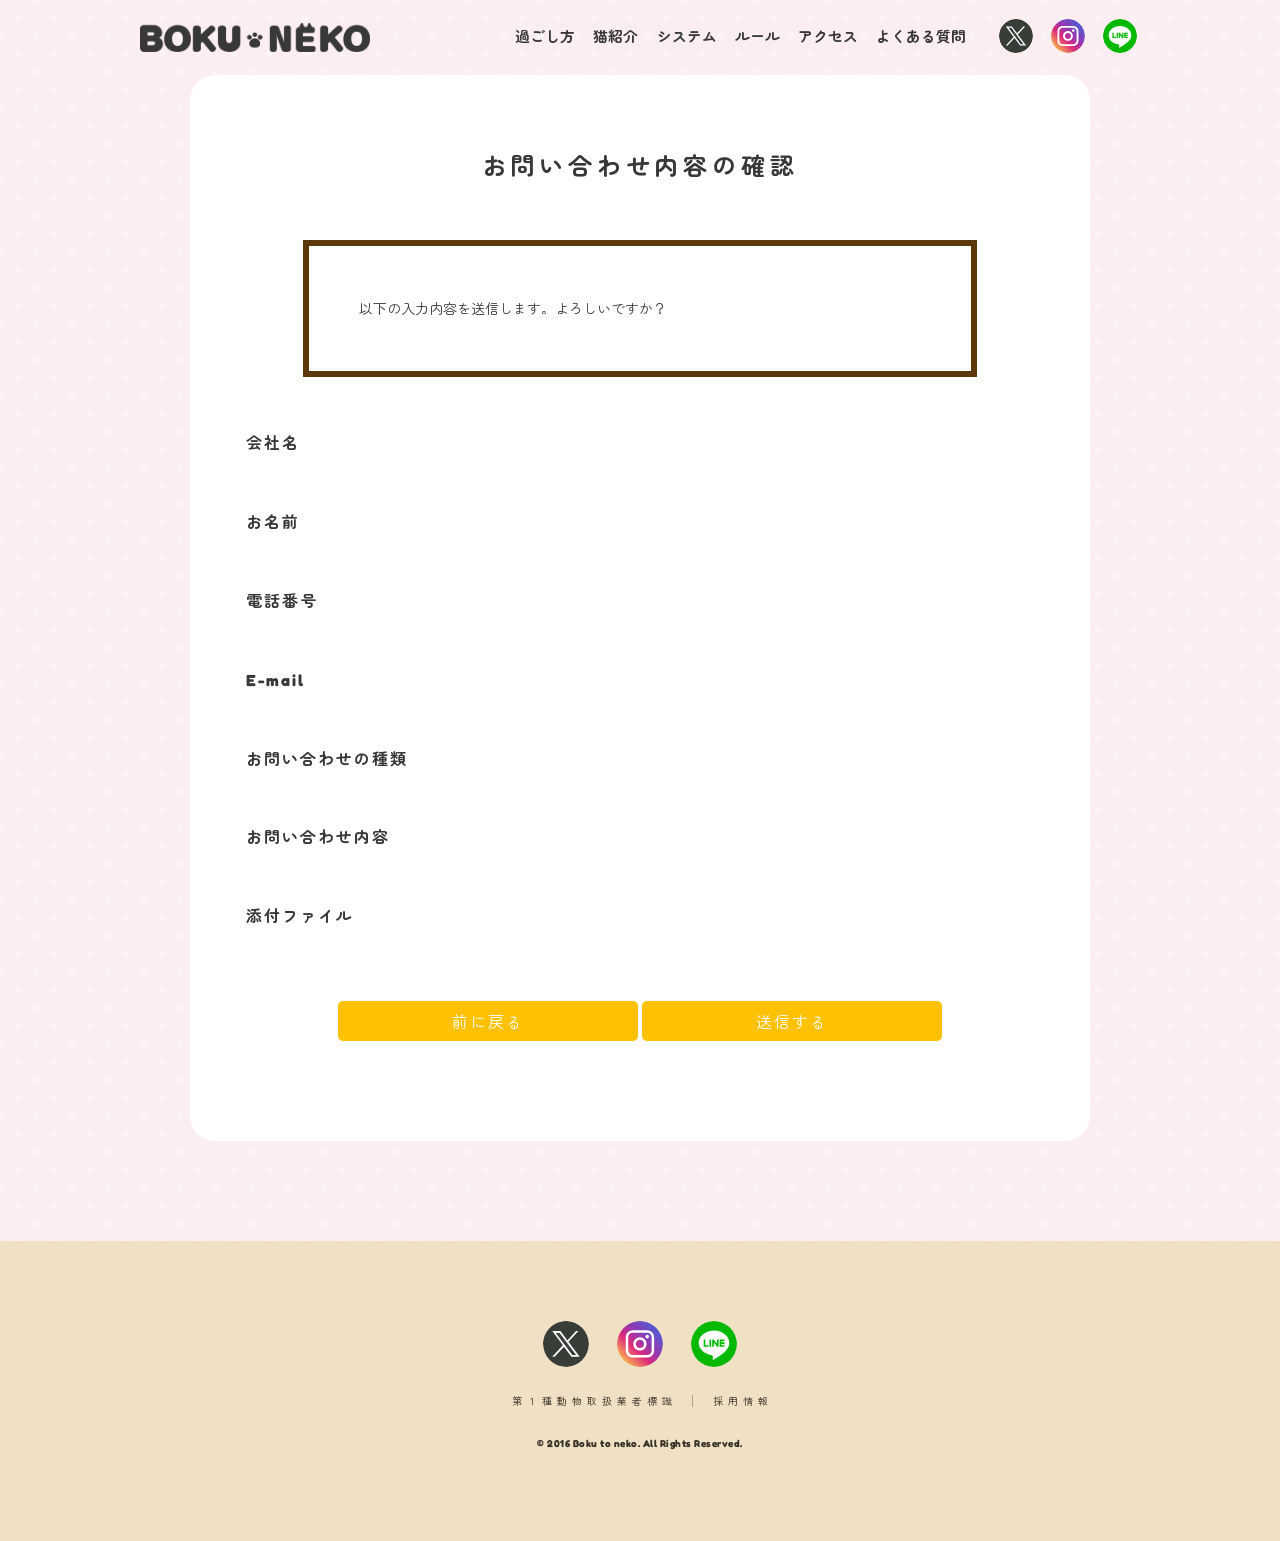
<file: bokuneko.jp-static/contact/confirm.html>
<!DOCTYPE html>
<html lang="ja">
  <head>
    <meta charset="UTF-8" />
    <!-- テストサーバー用：検索エンジンにインデックスさせない。本番公開時に削除すること -->
    <meta name="robots" content="noindex, nofollow" />
    <title>お問い合わせ｜秋葉原の猫カフェ「BOKUNEK0」</title>
    <meta name="viewport" content="width=device-width, initial-scale=1.0, maximum-scale=1.0, user-scalable=no" />
    <meta name="format-detection" content="telephone=no" />
    <meta http-equiv="Imagetoolbar" content="no" />
    <meta http-equiv="Content-Script-Type" content="text/javascript" />
    <meta http-equiv="Content-Style-Type" content="text/css" />
    <meta http-equiv="X-UA-Compatible" content="IE=edge,chrome=1" />
    <link type="text/css" rel="stylesheet" href="../assets/css/common/default.css?v=d5689750" />
    <link type="text/css" rel="stylesheet" href="../assets/css/layout.css?v=24914668" />
    <script src="../assets/js/jquery-1.11.3.min.js?v=13c0a505"></script>
    <script>
      $(function() {
        var topBtn = $('.pageTop a');
        //ページトップへスクロール
        topBtn.click(function () {
          $('body,html').animate({
              scrollTop: 0
          }, 500);
          return false;
        });
      });
    </script>

    <script src="../assets/js/sp-nav.js?v=820c6216"></script>
    <link rel="stylesheet" href="../assets/css/common/remodal.css?v=dc76fd28">
    <link rel="stylesheet" href="../assets/css/common/remodal-default-theme.css?v=8131904d">
    <script src="../assets/js/remodal.min.js?v=9dd8df8a"></script>

    <link rel="stylesheet" href="../assets/css/common/animate.css?v=73bcf41f">
    <script src="../assets/js/wow.min.js?v=e1f1ff68"></script>

    <!-- PC用 追従ヘッダー（既存ヘッダーが画面外に出たら上部に固定表示） -->
    <script src="../assets/js/sticky-header.js?v=4ca34c52"></script>

    <!-- ページ内アンカーのスムーススクロール＋スクロール後に # を消す -->
    <script src="../assets/js/smooth-scroll.js?v=a23d5e8c"></script>
  </head>

  <body id="pageTop" class="under">
    <header class="header">
      <div class="header__wrap">
        <h1>
          <a href="../">
            <img class="logo" src="../assets/images/bokuneko-logo.webp" alt="猫カフェ【BOKUNEK0】" />
          </a>
        </h1>

        <p class="navButton">
          <a href="#" aria-label="メニュー">
            <span class="navButton__bar" aria-hidden="true"></span>
          </a>
        </p>

        <div class="panel">
          <aside class="headerSNS">
            <ul class="headerSNS__wrap snsList">
              <li class="headerSNS__item snsList__item">
                <a class="snsLink" href="https://x.com/bokunekoakb" target="_blank" rel="noopener" aria-label="X（旧Twitter）">
                  <img class="snsIcon" src="../assets/images/sns/x_logo.svg" alt="X" />
                </a>
              </li>
              <li class="headerSNS__item snsList__item">
                <a class="snsLink" href="https://www.instagram.com/bokunekoakb?igsh=MWY0cGlvM29mZjNuZg==" target="_blank" rel="noopener" aria-label="Instagram">
                  <img class="snsIcon" src="../assets/images/sns/instagram_logo.svg" alt="Instagram" />
                </a>
              </li>
              <li class="headerSNS__item snsList__item">
                <a class="snsLink" href="https://lin.ee/tn2yxq5" target="_blank" rel="noopener" aria-label="LINE">
                  <img class="snsIcon" src="../assets/images/sns/line.svg" alt="LINE" />
                </a>
              </li>
            </ul>
          </aside>

          <div class="headerNav">
            <ul class="headerNav__wrap">
              <li class="headerNav__item headerNav__item--concept">
                <a href="../#concept">過ごし方</a>
              </li>
              <li class="headerNav__item headerNav__item--cat">
                <a href="../#cat">猫紹介</a>
              </li>
              <li class="headerNav__item headerNav__item--system">
                <a href="../#system">システム</a>
              </li>
              <li class="headerNav__item headerNav__item--rule">
                <a href="../#rule">ルール</a>
              </li>
              <li class="headerNav__item headerNav__item--access">
                <a href="../#access">アクセス</a>
              </li>
              <li class="headerNav__item headerNav__item--faq">
                <a href="../faq/">よくある質問</a>
              </li>
            </ul>
          </div>
        </div>
      </div>
    </header>

    <div id="container">
      <div id="contents">
        <main>
          <div class="frame">
            <h2 class="frameTitle">
              お問い合わせ内容の確認
            </h2>

            <div class="messageBox">
              <p>
                以下の入力内容を送信します。よろしいですか？
              </p>
            </div>

            <table class="form">
              <tbody>
                <tr>
                  <th>会社名</th>
                  <td>
                  </td>
                </tr>
                <tr>
                  <th>お名前</th>
                  <td>
                  </td>
                </tr>
                <tr>
                  <th>電話番号</th>
                  <td>
                  </td>
                </tr>
                <tr>
                  <th>E-mail</th>
                  <td>
                  </td>
                </tr>
                <tr>
                  <th>お問い合わせの種類</th>
                  <td>
                  </td>
                </tr>
                <tr>
                  <th>お問い合わせ内容</th>
                  <td>
                  </td>
                </tr>
                <tr>
                  <th>添付ファイル</th>
                  <td>
                  </td>
                </tr>
              </tbody>
            </table>
            <div class="submit">
              <form action="./" method="post">
                <button type="submit">前に戻る</button>
              </form>
              <form action="post.html" method="post">
                <button type="submit">送信する</button>
              </form>
            </div>
          </div>
        </main>
      </div>
    </div>

    <footer>
      <div class="footerInner wow fadeIn" data-wow-duration="2.5s">
        <aside class="footerSNSWrap">
          <ul class="footerSNS snsList">
            <li class="footerSNS__item snsList__item">
              <a class="snsLink" href="https://x.com/bokunekoakb" target="_blank" rel="noopener" aria-label="X（旧Twitter）">
                <img class="snsIcon" src="../assets/images/sns/x_logo.svg" alt="X" />
              </a>
            </li>
            <li class="footerSNS__item snsList__item">
              <a class="snsLink" href="https://www.instagram.com/bokunekoakb?igsh=MWY0cGlvM29mZjNuZg==" target="_blank" rel="noopener" aria-label="Instagram">
                <img class="snsIcon" src="../assets/images/sns/instagram_logo.svg" alt="Instagram" />
              </a>
            </li>
            <li class="footerSNS__item snsList__item">
              <a class="snsLink" href="https://lin.ee/tn2yxq5" target="_blank" rel="noopener" aria-label="LINE">
                <img class="snsIcon" src="../assets/images/sns/line.svg" alt="LINE" />
              </a>
            </li>
          </ul>
        </aside>

        <ul class="footerNav">
          <li class="footerNav__item">
            <a href="#law">
              第１種動物取扱業者標識
            </a>
          </li>
          <li class="footerNav__item">
            <a href="../recruit/">
              採用情報
            </a>
          </li>
          <li class="footerNav__item">
            <a href="../contact/">
              お問い合わせ
            </a>
          </li>
        </ul>

        <p class="copy">
          <small class="footerCopyText">© 2016 Boku to neko. All Rights Reserved.</small>
        </p>
      </div>

      <!-- ページTOPボタンは非表示（画像差し替え検討中のためコメントアウト）
      <p class="pageTop">
        <a href="#pageTop">
          <img class="pc-only" src="../assets/images/pc/common/footer/top.png" alt="ページTOPへ" />
          <img class="sp-only" src="../assets/images/sp/common/footer/top.png" alt="ページTOPへ" />
        </a>
      </p>
      -->
    </footer>

    <div class="remodal" data-remodal-id="law" data-remodal-options="hashTracking:false">
      <section class="window">
        <h3 class="windowTitle">
          第１種動物取扱業者標識
        </h3>
        <dl class="lawList">
          <dt>
            事業所の名称
          </dt>
          <dd>
            BOKUNEK0秋葉原店
          </dd>
          <dt>
            事業所の所在地
          </dt>
          <dd>
            東京都千代田区外神田四丁目4番3号<br>
            小木曽ビル5階
          </dd>
          <dt>
            第一種動物取扱業の種別
          </dt>
          <dd>
            展示
          </dd>
          <dt>
            登録番号
          </dt>
          <dd>
            18東京都展第005975号
          </dd>
          <dt>
            登録年月日
          </dt>
          <dd>
            平成30年 7月26日
          </dd>
          <dt>
            有効期間の末日
          </dt>
          <dd>
            平成35年 7月25日
          </dd>
          <dt>
            動物取扱責任者
          </dt>
          <dd>
            池川航一
          </dd>
        </dl>

        <button data-remodal-action="close" class="remodalClose">
          <img src="../assets/images/common/close.png" alt="閉じる" />
        </button>
      </section>
    </div>
  </body>
</html>

<script>
  $('[data-remodal-id=law]').remodal({
    modifier: 'modalBg'
  });

  new WOW().init();
</script>
</file>
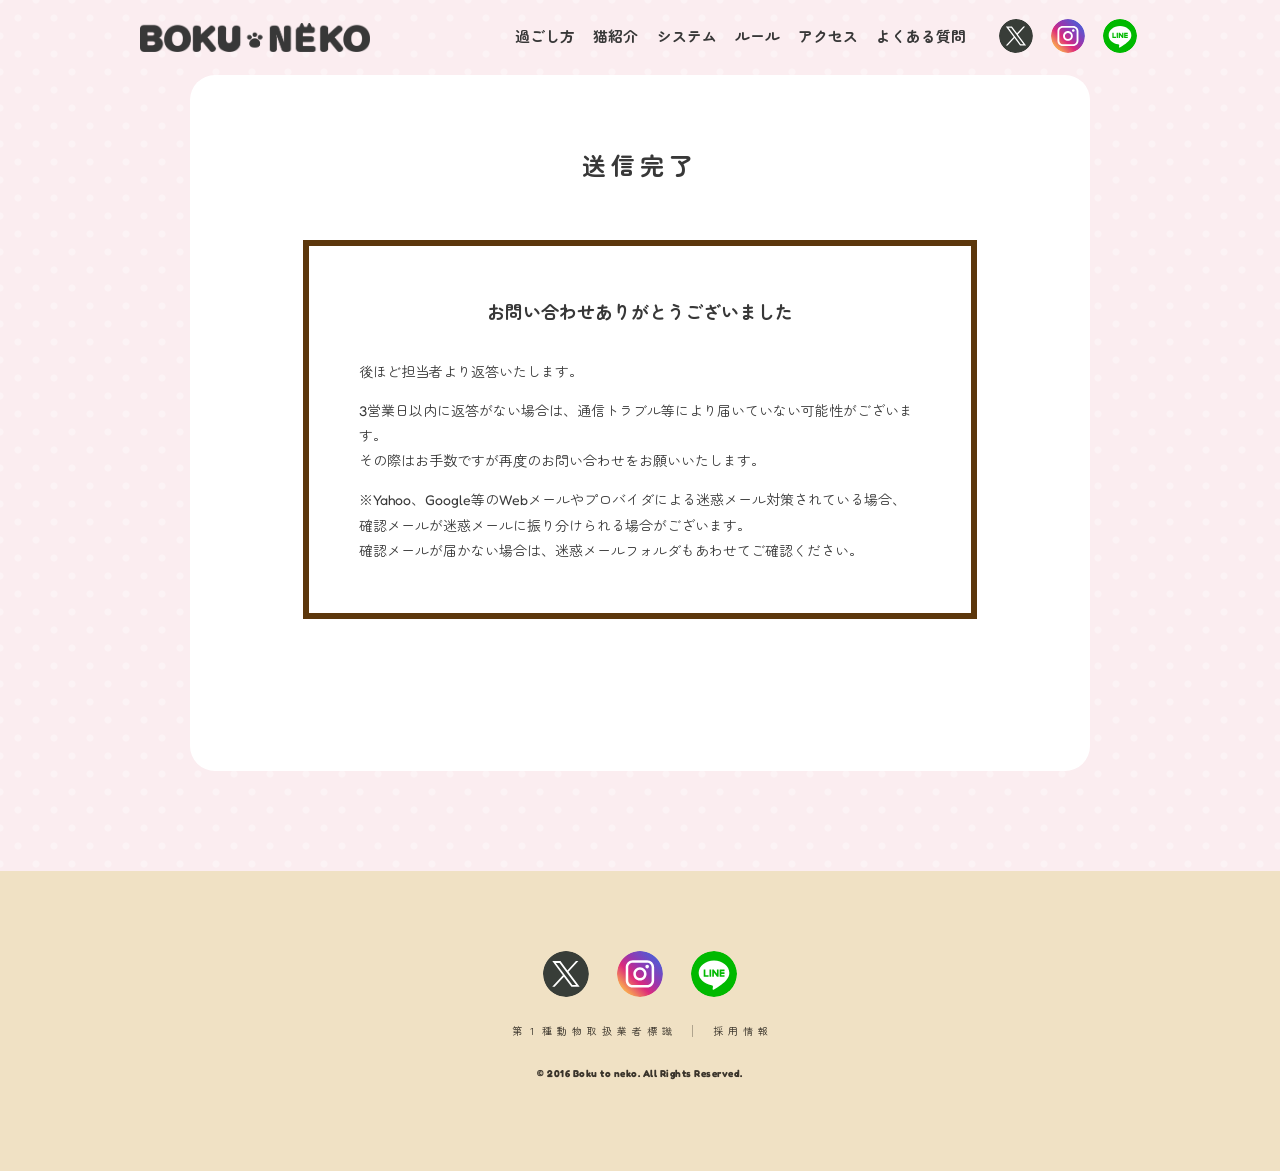
<file: bokuneko.jp-static/contact/post.html>
<!DOCTYPE html>
<html lang="ja">
  <head>
    <meta charset="UTF-8" />
    <!-- テストサーバー用：検索エンジンにインデックスさせない。本番公開時に削除すること -->
    <meta name="robots" content="noindex, nofollow" />
    <title>お問い合わせ｜秋葉原の猫カフェ「BOKUNEK0」</title>
    <meta name="viewport" content="width=device-width, initial-scale=1.0, maximum-scale=1.0, user-scalable=no" />
    <meta name="format-detection" content="telephone=no" />
    <meta http-equiv="Imagetoolbar" content="no" />
    <meta http-equiv="Content-Script-Type" content="text/javascript" />
    <meta http-equiv="Content-Style-Type" content="text/css" />
    <meta http-equiv="X-UA-Compatible" content="IE=edge,chrome=1" />
    <link type="text/css" rel="stylesheet" href="../assets/css/common/default.css?v=d5689750" />
    <link type="text/css" rel="stylesheet" href="../assets/css/layout.css?v=24914668" />
    <script src="../assets/js/jquery-1.11.3.min.js?v=13c0a505"></script>
    <script>
      $(function() {
        var topBtn = $('.pageTop a');
        //ページトップへスクロール
        topBtn.click(function () {
          $('body,html').animate({
              scrollTop: 0
          }, 500);
          return false;
        });
      });
    </script>

    <script src="../assets/js/sp-nav.js?v=820c6216"></script>
    <link rel="stylesheet" href="../assets/css/common/remodal.css?v=dc76fd28">
    <link rel="stylesheet" href="../assets/css/common/remodal-default-theme.css?v=8131904d">
    <script src="../assets/js/remodal.min.js?v=9dd8df8a"></script>

    <link rel="stylesheet" href="../assets/css/common/animate.css?v=73bcf41f">
    <script src="../assets/js/wow.min.js?v=e1f1ff68"></script>

    <!-- PC用 追従ヘッダー（既存ヘッダーが画面外に出たら上部に固定表示） -->
    <script src="../assets/js/sticky-header.js?v=4ca34c52"></script>

    <!-- ページ内アンカーのスムーススクロール＋スクロール後に # を消す -->
    <script src="../assets/js/smooth-scroll.js?v=a23d5e8c"></script>
  </head>

  <body id="pageTop" class="under">
    <header class="header">
      <div class="header__wrap">
        <h1>
          <a href="../">
            <img class="logo" src="../assets/images/bokuneko-logo.webp" alt="猫カフェ【BOKUNEK0】" />
          </a>
        </h1>

        <p class="navButton">
          <a href="#" aria-label="メニュー">
            <span class="navButton__bar" aria-hidden="true"></span>
          </a>
        </p>

        <div class="panel">
          <aside class="headerSNS">
            <ul class="headerSNS__wrap snsList">
              <li class="headerSNS__item snsList__item">
                <a class="snsLink" href="https://x.com/bokunekoakb" target="_blank" rel="noopener" aria-label="X（旧Twitter）">
                  <img class="snsIcon" src="../assets/images/sns/x_logo.svg" alt="X" />
                </a>
              </li>
              <li class="headerSNS__item snsList__item">
                <a class="snsLink" href="https://www.instagram.com/bokunekoakb?igsh=MWY0cGlvM29mZjNuZg==" target="_blank" rel="noopener" aria-label="Instagram">
                  <img class="snsIcon" src="../assets/images/sns/instagram_logo.svg" alt="Instagram" />
                </a>
              </li>
              <li class="headerSNS__item snsList__item">
                <a class="snsLink" href="https://lin.ee/tn2yxq5" target="_blank" rel="noopener" aria-label="LINE">
                  <img class="snsIcon" src="../assets/images/sns/line.svg" alt="LINE" />
                </a>
              </li>
            </ul>
          </aside>

          <div class="headerNav">
            <ul class="headerNav__wrap">
              <li class="headerNav__item headerNav__item--concept">
                <a href="../#concept">過ごし方</a>
              </li>
              <li class="headerNav__item headerNav__item--cat">
                <a href="../#cat">猫紹介</a>
              </li>
              <li class="headerNav__item headerNav__item--system">
                <a href="../#system">システム</a>
              </li>
              <li class="headerNav__item headerNav__item--rule">
                <a href="../#rule">ルール</a>
              </li>
              <li class="headerNav__item headerNav__item--access">
                <a href="../#access">アクセス</a>
              </li>
              <li class="headerNav__item headerNav__item--faq">
                <a href="../faq/">よくある質問</a>
              </li>
            </ul>
          </div>
        </div>
      </div>
    </header>

    <div id="container">
      <div id="contents">
        <main>
          <div class="frame">
            <h2 class="frameTitle">
              送信完了
            </h2>

            <div class="messageBox">
              <h3 class="messageBox__title">
                お問い合わせありがとうございました
              </h3>
              <p>
                後ほど担当者より返答いたします。
              </p>
              <p>
                3営業日以内に返答がない場合は、通信トラブル等により届いていない可能性がございます。<br>
                その際はお手数ですが再度のお問い合わせをお願いいたします。
              </p>
              <p>
                ※Yahoo、Google等のWebメールやプロバイダによる迷惑メール対策されている場合、 確認メールが迷惑メールに振り分けられる場合がございます。<br>
                確認メールが届かない場合は、迷惑メールフォルダもあわせてご確認ください。
              </p>
            </div>
          </div>
        </main>
      </div>
    </div>

    <footer>
      <div class="footerInner wow fadeIn" data-wow-duration="2.5s">
        <aside class="footerSNSWrap">
          <ul class="footerSNS snsList">
            <li class="footerSNS__item snsList__item">
              <a class="snsLink" href="https://x.com/bokunekoakb" target="_blank" rel="noopener" aria-label="X（旧Twitter）">
                <img class="snsIcon" src="../assets/images/sns/x_logo.svg" alt="X" />
              </a>
            </li>
            <li class="footerSNS__item snsList__item">
              <a class="snsLink" href="https://www.instagram.com/bokunekoakb?igsh=MWY0cGlvM29mZjNuZg==" target="_blank" rel="noopener" aria-label="Instagram">
                <img class="snsIcon" src="../assets/images/sns/instagram_logo.svg" alt="Instagram" />
              </a>
            </li>
            <li class="footerSNS__item snsList__item">
              <a class="snsLink" href="https://lin.ee/tn2yxq5" target="_blank" rel="noopener" aria-label="LINE">
                <img class="snsIcon" src="../assets/images/sns/line.svg" alt="LINE" />
              </a>
            </li>
          </ul>
        </aside>

        <ul class="footerNav">
          <li class="footerNav__item">
            <a href="#law">
              第１種動物取扱業者標識
            </a>
          </li>
          <li class="footerNav__item">
            <a href="../recruit/">
              採用情報
            </a>
          </li>
          <li class="footerNav__item">
            <a href="../contact/">
              お問い合わせ
            </a>
          </li>
        </ul>

        <p class="copy">
          <small class="footerCopyText">© 2016 Boku to neko. All Rights Reserved.</small>
        </p>
      </div>

      <!-- ページTOPボタンは非表示（画像差し替え検討中のためコメントアウト）
      <p class="pageTop">
        <a href="#pageTop">
          <img class="pc-only" src="../assets/images/pc/common/footer/top.png" alt="ページTOPへ" />
          <img class="sp-only" src="../assets/images/sp/common/footer/top.png" alt="ページTOPへ" />
        </a>
      </p>
      -->
    </footer>

    <div class="remodal" data-remodal-id="law" data-remodal-options="hashTracking:false">
      <section class="window">
        <h3 class="windowTitle">
          第１種動物取扱業者標識
        </h3>
        <dl class="lawList">
          <dt>
            事業所の名称
          </dt>
          <dd>
            BOKUNEK0秋葉原店
          </dd>
          <dt>
            事業所の所在地
          </dt>
          <dd>
            東京都千代田区外神田四丁目4番3号<br>
            小木曽ビル5階
          </dd>
          <dt>
            第一種動物取扱業の種別
          </dt>
          <dd>
            展示
          </dd>
          <dt>
            登録番号
          </dt>
          <dd>
            18東京都展第005975号
          </dd>
          <dt>
            登録年月日
          </dt>
          <dd>
            平成30年 7月26日
          </dd>
          <dt>
            有効期間の末日
          </dt>
          <dd>
            平成35年 7月25日
          </dd>
          <dt>
            動物取扱責任者
          </dt>
          <dd>
            池川航一
          </dd>
        </dl>

        <button data-remodal-action="close" class="remodalClose">
          <img src="../assets/images/common/close.png" alt="閉じる" />
        </button>
      </section>
    </div>
  </body>
</html>

<script>
  $('[data-remodal-id=law]').remodal({
    modifier: 'modalBg'
  });

  new WOW().init();
</script>
</file>
<file: bokuneko.jp-static/assets/css/common/default.css>
@charset "utf-8";

/** --------------------------------------------------------------------------------
 * 見出し・装飾用ウェブフォント
 * 英数字はFredoka、日本語はZen Maru Gothicで統一（サブセット化して自己ホスト）
 */
.headingFont {
  font-family: 'Fredoka', 'Zen Maru Gothic', "メイリオ", "ヒラギノ角ゴ Pro W3", "ＭＳ Ｐゴシック", sans-serif;
}

/** --------------------------------------------------------------------------------
 * Google Fonts: Fredoka（可変フォント、300〜700をサブセット化して自己ホスト）
 */
@font-face {
  font-family: 'Fredoka';
  font-style: normal;
  font-weight: 300 700;
  font-display: swap;
  src: url("../../fonts/fredoka-variable.woff2") format("woff2");
}

.fredokaFont {
  font-family: 'Fredoka', 'Zen Maru Gothic', "メイリオ", sans-serif;
}

/** --------------------------------------------------------------------------------
 * Google Fonts: Zen Maru Gothic（全ウェイトをサブセット化して自己ホスト）
 */
@font-face {
  font-family: 'Zen Maru Gothic';
  font-style: normal;
  font-weight: 300;
  font-display: swap;
  src: url("../../fonts/zen-maru-gothic-300-0.woff2") format("woff2");
  unicode-range: U+4e00, U+4e0b, U+4e11, U+4e14, U+4e18, U+4e38, U+4e45, U+4e59, U+4e7e, U+4e80, U+4e91, U+4e95, U+4e9c, U+4ea5, U+4ec7, U+4ecb, U+4ee5, U+4eee, U+4f01, U+4f0a, U+4f0e, U+4f11, U+4f1a, U+4f3d, U+4f4d, U+4f55, U+4f73, U+4f83, U+4f9d, U+4fa1, U+4fc4, U+4ffa, U+5049, U+507d, U+5100, U+5104, U+5141, U+515c, U+5186, U+51a0, U+51f1, U+51f9, U+5208, U+520a, U+5272, U+5283, U+52a0, U+52be, U+52d8, U+52e7, U+5316, U+533b, U+536f-5371, U+5374, U+5378, U+53a9, U+53ad, U+53ca, U+53e1, U+53ef, U+53f3, U+53f6, U+5403-5404, U+5409, U+540b, U+542b, U+5438, U+54b3, U+54bd, U+54c0, U+54e1, U+5504, U+5516, U+559a, U+559c-559d, U+55ab, U+55b6, U+5609, U+5618, U+5629, U+5642, U+565b, U+5668, U+5687, U+56de, U+56e0, U+56f2, U+5712, U+5727, U+57a3, U+57df, U+57fa, U+582a, U+5830, U+584a, U+5869, U+58ca, U+58f1, U+590f, U+5916, U+592e, U+5937, U+5944, U+5947, U+5965, U+5993, U+59d0, U+59d4, U+59e5-59e6, U+59f6, U+59fb, U+5a01, U+5a03, U+5ac1, U+5b09, U+5b30, U+5b63, U+5b66, U+5b87, U+5b89, U+5b8c, U+5b98, U+5b9b-5b9c, U+5ba2, U+5bae, U+5bb3-5bb4, U+5bb6, U+5bc4, U+5bd2, U+5bdb, U+5be1, U+5c09, U+5c4b, U+5c90, U+5ca1, U+5ca9, U+5cb3, U+5cb8, U+5ce8, U+5d16, U+5dcc, U+5dfb, U+5e0c, U+5e30, U+5e72, U+5e79, U+5e7e, U+5eb5, U+5ed3, U+5ef6, U+5efb, U+5f13, U+5f15, U+5f71, U+5f80, U+5fbd, U+5fcc, U+5fdc, U+5feb, U+6025, U+6028, U+602a, U+6062, U+6069, U+6070, U+6094, U+60a3, U+60a6, U+60aa, U+60df, U+610f, U+611b, U+611f, U+6163, U+6168, U+6170, U+61b6, U+61be, U+61d0, U+6211-6212, U+6216, U+622f, U+6271, U+6280, U+62bc, U+62d0, U+62e1, U+62ec, U+6309, U+6328, U+639b, U+63a9, U+63ac, U+63db, U+63e1, U+63ee, U+63f4, U+64b9, U+64ec, U+6539, U+6551, U+6562, U+65a1, U+65bc, U+65d7, U+65e2, U+65ed, U+65fa, U+6613, U+6620, U+6666, U+6687, U+6697, U+66f3, U+671f, U+673a, U+673d, U+674f, U+6775, U+679c, U+67b6, U+67d1, U+67ff, U+6804, U+6822, U+682a, U+6838, U+683c, U+6848, U+6853-6854, U+6876, U+6893, U+68b0, U+68b6, U+68c4, U+68cb, U+68fa, U+6905, U+691b, U+697d, U+6982, U+698e, U+6a2a-6a2b, U+6a3a, U+6a58, U+6a5f, U+6a7f, U+6b1d, U+6b27, U+6b3a, U+6b3e, U+6b4c, U+6b53, U+6bb4, U+6bbb, U+6bc5, U+6c17, U+6c38, U+6c42, U+6c57, U+6c5a, U+6c72, U+6c7d, U+6c96, U+6cb3, U+6cbf, U+6cf3, U+6d29, U+6d3b, U+6d66, U+6d6c, U+6d77, U+6daf, U+6db2, U+6deb, U+6e07, U+6e25-6e26, U+6e29, U+6ea2, U+6ed1, U+6f14, U+6f22, U+6f45, U+6f5f, U+6f97, U+706b, U+7070, U+708e, U+70ba, U+70cf, U+7114, U+7159, U+71d5, U+7259, U+7261, U+72a0, U+733f, U+7372, U+738b, U+73a9, U+73c2, U+745b, U+74b0, U+74dc, U+74e6, U+7518, U+7525, U+753b, U+754c, U+754f, U+7570, U+757f, U+7591, U+75ab, U+764c, U+7686, U+76c8, U+76ca, U+76e3, U+770b, U+773c, U+7827, U+788d, U+7893, U+78ba, U+78ef, U+7947-7948, U+798d, U+79be, U+79d1, U+79fb, U+7a00, U+7a32, U+7a3c, U+7a4e-7a50, U+7a6b, U+7aba, U+7ac3, U+7aff, U+7b20, U+7b87, U+7ba1, U+7c21, U+7c9f, U+7ca5, U+7d00, U+7d62, U+7d75, U+7dad, U+7dbe, U+7de9, U+7def, U+7e01, U+7f36, U+7fa9, U+7fbd, U+7fc1, U+7feb, U+7ff0, U+809d, U+80b2, U+80c3, U+80e4, U+811a, U+81c6, U+81e5, U+81fc, U+8218, U+8266, U+8276, U+828b, U+82a5-82a6, U+82b1, U+82bd, U+82c5, U+82d1, U+82db, U+82f1, U+8304-8305, U+831c, U+8328, U+834f, U+8377, U+837b, U+839e, U+83ca, U+83d3, U+83ef, U+840e, U+8431, U+845b, U+8466, U+8475, U+84b2, U+84cb, U+851a, U+852d, U+8597, U+8650, U+867b, U+868a, U+86ce, U+86d9, U+86fe, U+8766, U+87f9, U+87fb, U+8857, U+885b, U+8863, U+88b7, U+8910, U+8956, U+898f, U+899a, U+89b3, U+89d2, U+89e3, U+8a18, U+8a60, U+8a70, U+8a72, U+8ab2, U+8abc, U+8acc, U+8b01-8b02, U+8b70, U+8c9d, U+8ca8, U+8cab, U+8cb4, U+8cc0, U+8d0b, U+8d6b, U+8d77, U+8d8a, U+8ecc, U+8f03, U+8f1d, U+8f44, U+8fc2, U+8fe6, U+9006, U+9022, U+9038, U+904b, U+904e, U+9055, U+9060, U+907a, U+9084, U+90c1, U+90ed, U+91dc, U+920e, U+925b, U+92ed, U+938c, U+93a7, U+9451, U+958b, U+958f, U+9591, U+9593, U+95a2-95a3, U+95b2, U+95c7, U+963f, U+9662, U+9665, U+9670, U+968e, U+9694, U+96a0, U+96c1, U+96c5, U+96e8, U+96f2, U+971e, U+9769, U+9784, U+978d, U+97a0, U+97d3, U+97f3, U+97fb, U+9811, U+9834, U+984d-984e, U+9854, U+9858, U+98e2, U+98f2, U+98f4, U+990c, U+9913, U+9928, U+99a8, U+99c5, U+99d5, U+9a0e, U+9ab8, U+9b3c, U+9b41, U+9b8e, U+9bf5, U+9c0d, U+9c2f, U+9c39, U+9c3b, U+9d0e, U+9d1b, U+9d28, U+9d2c, U+9d5c, U+9ec4, U+9ecd;
}

@font-face {
  font-family: 'Zen Maru Gothic';
  font-style: normal;
  font-weight: 300;
  font-display: swap;
  src: url("../../fonts/zen-maru-gothic-300-1.woff2") format("woff2");
  unicode-range: U+4e09, U+4e32, U+4e4e, U+4e5d-4e5e, U+4e92, U+4e94, U+4e9b, U+4ea4, U+4ea8, U+4eab-4eac, U+4eca, U+4ed4-4ed5, U+4ef0, U+4ef6, U+4f0d, U+4f50, U+4f5c, U+4f7c, U+4f9b, U+4fa0, U+4faf, U+4fc2, U+500b, U+5016, U+5019, U+5026, U+5036, U+5039, U+5065, U+5076, U+5091, U+5098, U+50ac, U+50b5, U+50be, U+50c5, U+50d1, U+5143-5144, U+5147, U+5149, U+514b, U+516c, U+5171, U+5177, U+517c, U+518a, U+518d, U+51b4, U+51dd, U+51f6, U+5211, U+5237-5238, U+523b, U+524a, U+525b, U+5263-5264, U+5287, U+529f, U+52ab, U+52b9, U+52e4, U+52f2, U+52fe, U+5319, U+5321, U+533a, U+5348, U+5354, U+5366, U+537f, U+539a, U+539f, U+53b3, U+53bb, U+53c2, U+53c9, U+53e3-53e5, U+53eb, U+53f7, U+5408, U+540e, U+5411, U+541b, U+541f, U+543e, U+5449-544a, U+547c, U+548b, U+54b2, U+54c9, U+5506, U+5553, U+5589, U+55a7, U+55ac, U+55b0, U+56f0, U+56fa, U+56fd, U+570f, U+5728, U+572d, U+5742, U+5747, U+5750-5751, U+5764, U+578b, U+57a2, U+57fc, U+5805, U+583a, U+585e, U+5883, U+58be, U+58d5, U+5951, U+597d, U+59bb, U+59d1, U+5a2f, U+5a5a, U+5acc, U+5b54, U+5b5d, U+5b64, U+5b8f, U+5bb0, U+5bd3, U+5bdf, U+5c2d, U+5c40, U+5c45, U+5c48, U+5c51, U+5c71, U+5ce1, U+5d0e, U+5d6f, U+5de5-5de8, U+5dee, U+5df1, U+5df7, U+5dfe, U+5e78, U+5e7b, U+5e83, U+5e9a, U+5ea7, U+5eab, U+5eb7, U+5efa, U+5f18, U+5f26-5f27, U+5f37, U+5f4a, U+5f62, U+5f69, U+5f84, U+5f8c, U+5fa1, U+5ffd, U+602f, U+6050, U+6052, U+6068, U+606d, U+6075, U+609f, U+60da, U+60e8, U+611a, U+614c, U+6167, U+6176, U+61a9, U+61b2, U+61c7, U+61f8, U+621f, U+6238, U+624d, U+6297, U+62d2, U+62d8, U+62e0, U+62f3, U+62f6-62f7, U+6319, U+631f, U+632b, U+634c, U+6372, U+6398, U+63a1, U+63a7, U+63b2, U+643a, U+643e, U+6483, U+6492, U+64ae, U+64e6, U+653b, U+6545, U+6559, U+6563, U+656c, U+658e, U+65a4, U+65ac, U+65e7, U+6602, U+6606, U+660f, U+6628, U+6643, U+6652, U+666f, U+6681, U+66ab, U+66f2, U+66f4, U+6700, U+6708, U+6714, U+672d, U+6750, U+676d, U+67af, U+67f5, U+67fb, U+6817, U+6821, U+6839, U+683d, U+6841-6842, U+6850-6851, U+685c, U+685f, U+6897, U+68a7, U+68b1, U+691c, U+696d, U+6975, U+698a, U+69cb, U+6a29, U+6a4b, U+6a8e, U+6adb, U+6b20, U+6b23, U+6b3d, U+6b64, U+6b73, U+6b8b, U+6bba, U+6c5f, U+6c7a, U+6c93, U+6c99, U+6cc1, U+6ce3, U+6d2a, U+6d69, U+6df7, U+6e08, U+6e13, U+6e1b, U+6e20, U+6e2f, U+6e56, U+6e90, U+6e9d, U+6f01, U+6f09, U+6f54, U+6fc0, U+6fe0, U+7078, U+707d, U+718a, U+71e6, U+725b, U+727d, U+7280, U+72ac, U+72c2, U+72d0, U+72d7, U+72db, U+72ed, U+732e, U+7344, U+7384, U+7389, U+7396, U+73ca, U+73ea, U+73fe, U+7403, U+7434, U+745a, U+7473, U+7511, U+7523, U+7532, U+7566, U+75d5, U+7687, U+7690, U+76bf, U+770c, U+77e9, U+77ef, U+7802, U+7814-7815, U+7826, U+783f, U+786c, U+786f, U+7881, U+7895, U+7941, U+796d, U+7981, U+79a6, U+79bd, U+7a3d, U+7a3f-7a40, U+7a74, U+7a76, U+7a7a, U+7a84, U+7a9f, U+7aaa, U+7aae, U+7af6, U+7b08, U+7b39, U+7b4b, U+7b56, U+7b97, U+7c81-7c82, U+7cca, U+7ce0, U+7cfb, U+7cfe, U+7d05, U+7d18, U+7d1a, U+7d22, U+7d30, U+7d3a, U+7d43, U+7d4c, U+7d50, U+7d5e, U+7d66, U+7d79, U+7d99, U+7db1, U+7dca, U+7e4b, U+7e70, U+7e82, U+7f6a-7f6b, U+7fa4, U+8003, U+8015, U+80a1, U+80a9, U+80af, U+80b1, U+80b4, U+80e1, U+80f8, U+8105, U+8154, U+8170, U+818f, U+8208, U+822a, U+8237, U+826e, U+82b8-82b9, U+82e6, U+830e, U+834a, U+8352, U+83cc, U+83dc, U+83f0, U+854e, U+85a9, U+85ab, U+864e, U+865a, U+865e, U+8695, U+86cd, U+8840, U+884c, U+8861, U+887f, U+8888, U+88b4, U+88c1, U+88df, U+895f, U+898b, U+8a00, U+8a08, U+8a13, U+8a23, U+8a31, U+8a50, U+8a63, U+8a87, U+8a9e, U+8aa4, U+8afa, U+8b19, U+8b1b, U+8b39, U+8b66, U+8b77, U+8b83, U+8c6a, U+8ca1-8ca2, U+8cdb, U+8ce2, U+8cfc, U+8ddd, U+8de8, U+8eaf, U+8ecd, U+8ed2, U+8efd, U+8f09, U+8f5f, U+8f61, U+8fbc, U+8fce, U+8fd1, U+9047, U+9063, U+90ca, U+90e1, U+90f7, U+9175, U+9177-9178, U+9190, U+91c7, U+91d1, U+91e7, U+9237, U+9271, U+9280, U+92f8, U+92fc, U+9306, U+9326, U+932f, U+936c, U+9375, U+9396, U+93e1, U+95a4, U+962a, U+964d, U+9650, U+967a, U+9685, U+9688, U+9699, U+969b, U+96c7, U+96d1, U+9774, U+97ff, U+9803, U+9805, U+981a, U+9855, U+9867, U+9910, U+9957, U+9999, U+99c6, U+99c8, U+99d2, U+9a13, U+9a5a, U+9aa8, U+9ad8, U+9b42, U+9b5a, U+9bab, U+9bad, U+9bc9, U+9bd6, U+9be8, U+9d3b, U+9d60, U+9d8f, U+9dfa, U+9e78, U+9eb9, U+9ed2, U+9f13;
}

@font-face {
  font-family: 'Zen Maru Gothic';
  font-style: normal;
  font-weight: 300;
  font-display: swap;
  src: url("../../fonts/zen-maru-gothic-300-2.woff2") format("woff2");
  unicode-range: U+4e03, U+4e08, U+4e0a, U+4e16, U+4e1e, U+4e3b, U+4e57, U+4e8b, U+4eba, U+4ec0-4ec1, U+4ed9, U+4f38, U+4f3a, U+4f3c, U+4f4f, U+4f7f, U+4f8d, U+4fb5, U+4fca, U+4fe1, U+4fee, U+501f, U+5072, U+50b7, U+5112, U+511f, U+5145, U+5148, U+5150, U+5197, U+5199, U+51c4, U+51c6, U+51e6, U+51fa, U+5203, U+5207, U+521d, U+5236, U+523a, U+5270, U+52a9, U+52dd, U+52e2, U+52fa, U+5320, U+5341, U+5343, U+5347, U+5360, U+53a8, U+53ce, U+53d4, U+53d6-53d7, U+53d9, U+53ec, U+53f1-53f2, U+53f8, U+5439, U+5468, U+546a, U+54e8, U+5507, U+5531, U+5546, U+55e3, U+5617, U+5631, U+56da-56db, U+56f3, U+5782, U+57ce, U+57f4, U+57f7, U+5834, U+5875, U+587e, U+58cc, U+58eb-58ec, U+58f0, U+5919, U+5931, U+5968, U+5973, U+59be, U+59c9, U+59cb, U+59d3, U+59ff, U+5a20, U+5a3c, U+5ac9, U+5b22, U+5b50, U+5b57, U+5b5c, U+5b88, U+5b8d, U+5b97, U+5b9f, U+5ba3-5ba4, U+5bb5, U+5bbf, U+5bc2, U+5bdd, U+5be9, U+5bf8, U+5bfa, U+5bff, U+5c02, U+5c04, U+5c06, U+5c0b, U+5c0f, U+5c11, U+5c16, U+5c1a, U+5c31, U+5c3a-5c3b, U+5c3d, U+5c4d, U+5c61, U+5cfb, U+5d07, U+5d69, U+5ddd-5dde, U+5de1, U+5e02, U+5e25, U+5e2b, U+5e2d, U+5e38, U+5e84, U+5e8a, U+5e8f, U+5eb6, U+5ee0, U+5f0f, U+5f31, U+5f70, U+5f81, U+5f90, U+5f93, U+5faa, U+5fc3, U+5fd7, U+601d, U+6027, U+6055, U+6089, U+60c5, U+60dc, U+60f9, U+6101, U+6148, U+614e, U+620e, U+6210, U+621a, U+6226, U+6240, U+6247, U+624b, U+627f, U+6284, U+6298, U+62d9, U+62db, U+62ed, U+62fe, U+6301, U+6307, U+632f, U+6368, U+636e, U+6377, U+6388, U+638c, U+63a5, U+63a8, U+6442, U+647a, U+64b0, U+64fe, U+652f, U+653f, U+6570, U+6574, U+6589, U+659c, U+65a5, U+65af-65b0, U+65bd, U+65cb, U+65e8, U+65ec, U+6607, U+660c, U+6614, U+661f, U+6625, U+662d, U+662f, U+6642, U+664b, U+6674, U+6676, U+6691, U+66d9, U+66f8, U+6731, U+6749, U+6753, U+6756, U+6761, U+677e, U+6790, U+679d, U+67a2, U+67d3-67d4, U+67f4, U+6813, U+6816, U+6834, U+68a2, U+68ee, U+68f2, U+690d, U+6919, U+696f, U+699b, U+6a1f, U+6a35, U+6a39, U+6b21, U+6b62-6b63, U+6b6f, U+6b7b, U+6b89-6b8a, U+6b96, U+6c0f, U+6c34, U+6c41, U+6c50, U+6cbb-6cbc, U+6cc9, U+6d17, U+6d32, U+6d44-6d45, U+6d78, U+6d88, U+6dd1, U+6df1, U+6df3, U+6e05, U+6e09, U+6e0b, U+6e1a, U+6e58, U+6e7f, U+6e96, U+6ecb, U+6f06, U+6f5c, U+6f64, U+6f84, U+702c, U+707c, U+708a, U+7126, U+713c, U+714e, U+7167, U+716e, U+717d, U+719f, U+71ed, U+7235, U+723e, U+7272, U+72b6, U+72e9, U+7345, U+7363, U+73e0, U+745e, U+74bd, U+751a, U+751f, U+7533, U+755d, U+7573, U+75b9, U+75be, U+75c7, U+75d4, U+76db, U+76fe, U+7701, U+771f, U+7761, U+77ac, U+77f3, U+785d, U+78a9, U+78c1, U+7901, U+793a, U+793e, U+7949, U+795d-795e, U+7965, U+79c0-79c1, U+79cb, U+79e6, U+79f0, U+7a0e, U+7a2e, U+7a4d, U+7a63, U+7a7f, U+7a83, U+7ae0, U+7ae3, U+7afa, U+7b11, U+7b25, U+7bad, U+7bc0, U+7be0, U+7c4d, U+7c8b, U+7c9b, U+7ca7, U+7cbe, U+7cf8, U+7d14, U+7d17, U+7d19, U+7d2b, U+7d33, U+7d39, U+7d42, U+7d76, U+7dac, U+7dd2, U+7dda, U+7e1e, U+7e26, U+7e2e, U+7e3e, U+7e4a, U+7e4d, U+7e54, U+7f72, U+7fa8, U+7fd2, U+7fe0, U+8005, U+800c, U+8033, U+8056, U+8077, U+8096, U+80a2, U+8102, U+8106, U+810a, U+814e, U+816b, U+817a, U+81e3, U+81ea, U+81ed, U+81f3, U+820c, U+820e, U+821b-821c, U+821f, U+8239, U+8272, U+829d, U+82af, U+82e5, U+83c5, U+83d6, U+848b, U+8490, U+8494, U+84b8, U+8500, U+8549-854a, U+85a6, U+85aa, U+85af, U+85f7, U+86c7, U+8749, U+8755, U+8846, U+8853, U+885d, U+8870, U+88f3, U+88fd-88fe, U+8972, U+897f, U+8996, U+89aa, U+89e6, U+8a0a, U+8a1f, U+8a2d, U+8a3a, U+8a3c, U+8a54, U+8a5e, U+8a66, U+8a69, U+8a6e, U+8a73, U+8a8c, U+8a93, U+8aa0, U+8aac, U+8acb, U+8acf, U+8aee, U+8af8, U+8b1d, U+8b58, U+8b72, U+8b90, U+8c61, U+8cac, U+8cc7, U+8cce, U+8cdc, U+8cde, U+8cea, U+8d64, U+8d66, U+8da3, U+8da8, U+8de1, U+8df5, U+8e5f, U+8e74, U+8eab, U+8eca, U+8ef8, U+8f2f, U+8f9b, U+8f9e, U+8fb1, U+8fc5, U+8ff0, U+9017, U+901d, U+9031-9032, U+9042, U+906e, U+9075, U+9078, U+90aa, U+914b-914c, U+9152, U+9154, U+9162, U+916c, U+9187, U+9192, U+919c, U+91a4, U+91b8, U+91c8, U+91cd, U+91dd, U+9266, U+9283, U+92e4, U+9310, U+9318, U+9320, U+932b, U+937e, U+9418, U+9663-9664, U+968f, U+969c, U+96bb, U+96c0, U+96c6, U+96cc, U+96db, U+96ea-96eb, U+9700, U+9707, U+9752, U+9759, U+976d, U+9798, U+9806, U+9808, U+9817, U+98df, U+98fc, U+98fe, U+9996, U+99ff, U+9ac4, U+9d2b, U+9e7f;
}

@font-face {
  font-family: 'Zen Maru Gothic';
  font-style: normal;
  font-weight: 300;
  font-display: swap;
  src: url("../../fonts/zen-maru-gothic-300-3.woff2") format("woff2");
  unicode-range: U+4e01, U+4e2d, U+4e39, U+4e4d, U+4e89, U+4ead, U+4ed6, U+4ee3, U+4ef2, U+4f1d, U+4f43, U+4f46, U+4f4e, U+4f53, U+4fc3, U+4fd7, U+5009, U+5012, U+5024, U+505c, U+5074-5075, U+50cd, U+50cf, U+50e7, U+5146, U+514e, U+515a, U+5168, U+5176, U+5178, U+5185, U+51ac, U+51cb, U+51cd, U+51e7, U+51ea, U+51f8, U+5200, U+5230, U+5243, U+5247, U+524d, U+5275, U+52aa, U+52c5, U+52d5, U+531d, U+533f, U+5352-5353, U+5358, U+5373, U+53cc, U+53e2, U+53e9-53ea, U+53f0, U+540a, U+540c, U+5410, U+5448, U+5451, U+54f2, U+5510, U+553e, U+5544, U+5584, U+558b, U+55aa, U+5606, U+564c, U+5678, U+56e3, U+571f, U+5730, U+5766, U+576a, U+5802, U+5806, U+5815, U+5824, U+5835, U+5851, U+5854, U+5857-5858, U+585a, U+586b, U+5897, U+589c, U+58c7, U+58ee, U+58f7, U+591a, U+5927, U+5929-592a, U+5948, U+594f, U+5957, U+596a, U+5974, U+59a5, U+59ac, U+5ae1, U+5b2c, U+5b58, U+5b6b, U+5b85, U+5b8b, U+5b95, U+5b99-5b9a, U+5bc5, U+5bf5, U+5bfe, U+5c0a, U+5c0e, U+5c4a, U+5c55, U+5c5e, U+5c60, U+5c64, U+5c6f, U+5ca8, U+5cb1, U+5ce0, U+5cf6, U+5d8b, U+5de3, U+5dfd, U+5e16, U+5e1d, U+5e2f, U+5e33, U+5e81, U+5e95, U+5e97, U+5ea6, U+5ead, U+5ef7, U+5f14, U+5f1b, U+5f1f, U+5f35, U+5f3e, U+5f53, U+5f6b, U+5f85, U+5f92, U+5f97, U+5fb3-5fb4, U+5fb9, U+5fe0, U+6012, U+6020, U+6065, U+606f, U+608c, U+60bc, U+60c7, U+60e3, U+60f0, U+60f3, U+614b, U+618e, U+61a7, U+61f2, U+6234, U+6253, U+6258, U+6295, U+629e, U+62b5, U+62bd, U+62c5, U+62d3, U+6311, U+633a, U+633f, U+6349, U+6357, U+635c, U+637a, U+6383, U+63a2, U+63aa, U+63b4, U+63bb, U+63c3, U+63d0, U+640d, U+642d, U+6458, U+649e, U+64a4, U+64cd, U+64e2, U+6566, U+6575, U+6597, U+65ad, U+65cf, U+65e6, U+65e9, U+663c, U+667a, U+6696, U+66a2, U+66c7, U+66f9, U+66fd-66ff, U+6715, U+671d, U+6751, U+675c, U+675f, U+6771, U+67c1, U+67d8, U+67f1, U+6802-6803, U+6843, U+68af, U+68bc, U+68da, U+68df, U+690e, U+6934, U+693f, U+6955, U+695a, U+6962, U+69cc-69cd, U+69fb, U+69fd, U+6a17, U+6a3d, U+6a61, U+6a80, U+6b4e, U+6bb5, U+6bbf, U+6bd2, U+6c40, U+6c60, U+6c70, U+6c88, U+6c8c, U+6ca2, U+6ce5, U+6ce8, U+6cf0, U+6d1e, U+6d25, U+6d9b-6d9c, U+6dd8, U+6de1, U+6dfb, U+6e21, U+6e2c, U+6e5b, U+6e6f, U+6eba, U+6edd-6ede, U+6ef4, U+6f15, U+6f2c, U+6f38, U+6f6e, U+6f70, U+6fb1, U+6fc1, U+6fef, U+701e, U+7026-7027, U+7058, U+706f, U+70ad, U+70b9, U+7136, U+71c8, U+71e5, U+722a, U+723d, U+7252, U+7279, U+72d9, U+72ec, U+72f8, U+732a, U+73cd, U+7422, U+751c, U+7530, U+7537, U+753a, U+755c, U+758e-758f, U+75d8, U+75db, U+75e9, U+75f4, U+767b, U+7684, U+76d7, U+76f4, U+76f8, U+773a, U+7740, U+7763, U+77b3, U+77e5, U+77ed, U+7825, U+783a, U+7887, U+790e, U+7956, U+7977, U+7985, U+798e, U+79bf, U+79df, U+79e9, U+7a0b, U+7a1a, U+7a81, U+7a92-7a93, U+7ae5, U+7aea, U+7aef, U+7af9, U+7b1b, U+7b2c, U+7b49, U+7b51-7b52, U+7b54, U+7baa, U+7bc9, U+7be4, U+7c97, U+7cce, U+7cd6, U+7cdf, U+7d20, U+7d2c, U+7d44, U+7d71, U+7d9a, U+7d9c, U+7db4, U+7dbb, U+7dcf, U+7de0, U+7e04, U+7e55, U+7e8f, U+7f6e, U+8010, U+803d, U+8061, U+8074, U+80c6, U+80ce, U+80f4, U+8131, U+8139, U+8178, U+817f, U+81b3, U+81d3, U+81f4, U+8235, U+8247, U+82d4, U+82e7, U+82eb, U+8336, U+8338, U+8349, U+8358, U+83df, U+8404, U+8457, U+8463, U+846c, U+84bc, U+84c4, U+8526, U+8535, U+8569, U+8599, U+85e4, U+85fb, U+8607, U+866b, U+86cb, U+86f8, U+8718, U+8776, U+8877, U+888b, U+8896, U+88c5, U+8a02, U+8a0e, U+8a17, U+8a34, U+8a3b, U+8a51, U+8a95, U+8aad, U+8ab0, U+8abf, U+8ac7, U+8adc, U+8ae6, U+8afe, U+8b04, U+8b0e, U+8c37, U+8c46, U+8c5a, U+8c9e, U+8caf, U+8cb8, U+8cbc, U+8cc3, U+8cca, U+8ced, U+8d08, U+8d70, U+8d85, U+8db3, U+8df3, U+8e0f, U+8e44, U+8ee2, U+8f4d, U+8fb0, U+8fbb, U+8fbf, U+8fed, U+8ffd, U+9000-9001, U+9003, U+900f-9010, U+9013-9014, U+901a, U+901f-9020, U+902e, U+9041, U+9045, U+9053-9054, U+905c, U+9061, U+9069, U+906d, U+9077, U+90a3, U+90b8, U+90fd, U+912d, U+9149, U+914e, U+918d, U+91d8, U+91e3, U+920d, U+9244, U+9285, U+9291, U+929a, U+92ad, U+92f3, U+934b, U+934d, U+9354, U+935b, U+9397, U+939a, U+93ae, U+93d1, U+9419, U+9438, U+9577, U+9583, U+95d8, U+963b, U+9640, U+9673, U+9676, U+968a, U+96fb, U+971c, U+9802, U+9813, U+982d, U+984c, U+985b, U+99b3-99b4, U+99c4, U+99d0, U+9a12, U+9a28, U+9a30, U+9bae, U+9bdb, U+9c48, U+9ce5, U+9cf6, U+9d07, U+9db4, U+9df9, U+9edb, U+9f0e, U+9f20;
}

@font-face {
  font-family: 'Zen Maru Gothic';
  font-style: normal;
  font-weight: 300;
  font-display: swap;
  src: url("../../fonts/zen-maru-gothic-300-4.woff2") format("woff2");
  unicode-range: U+4e07, U+4e0d, U+4e19, U+4e26, U+4e43, U+4e4b, U+4e4f, U+4e73, U+4e8c, U+4ea1, U+4ea6, U+4ecf, U+4ed8, U+4efb, U+4f0f-4f10, U+4f2f, U+4f34, U+4f75, U+4fad-4fae, U+4fbf, U+4fdd, U+4fe3, U+4ff3, U+4ff5, U+4ff8, U+500d, U+5023, U+504f, U+508d, U+5099, U+50d5, U+50fb, U+514d, U+5165, U+516b, U+5175, U+5192, U+51a5, U+51a8, U+51e1, U+51fd, U+5206, U+5224-5225, U+5256, U+5265, U+526f, U+52c3, U+52c9, U+52d9, U+52df, U+5302, U+5305, U+5317, U+532a, U+5339, U+534a, U+5351, U+5357, U+535a, U+535c, U+53c8, U+53cd, U+53db, U+540d, U+5420, U+5426, U+543b, U+5446, U+5473, U+547d, U+54c1, U+54e9, U+5674, U+567a, U+56a2, U+5703, U+574a, U+57cb, U+57dc, U+57e0, U+57f9, U+5800, U+5831, U+5840, U+5859, U+5893, U+58a8, U+58b3, U+58c1, U+58f2, U+5909, U+5922, U+592b, U+5949, U+5954, U+596e, U+5982-5983, U+598a, U+5999, U+59a8, U+59b9, U+59ea-59eb, U+5a18, U+5a29, U+5a46, U+5a66, U+5a7f, U+5a92, U+5a9b, U+5b9d, U+5bc6, U+5bcc, U+5be7, U+5c01, U+5c3c, U+5c3e-5c3f, U+5cac, U+5cef-5cf0, U+5d29, U+5df3-5df4, U+5e03, U+5e06, U+5e3d, U+5e45, U+5e4c, U+5e55, U+5e61, U+5e63, U+5e73-5e74, U+5e87, U+5e96, U+5e9c, U+5ec3, U+5edf, U+5efc, U+5eff, U+5f01, U+5f0a, U+5f10, U+5f17, U+5f3c, U+5f66, U+5f6a, U+5f6c, U+5f7c, U+5fa9, U+5fae, U+5fc5, U+5fcd, U+5fd8-5fd9, U+5ff5, U+6016, U+60a9, U+60b2, U+6155, U+6162, U+61a4, U+620a, U+623f, U+6249, U+6255, U+626e, U+6276, U+6279, U+628a, U+629c, U+62ab, U+62b1, U+62b9, U+62cd, U+62dd, U+633d, U+6355, U+6367, U+637b, U+6392, U+63cf, U+642c, U+6469, U+6478, U+649a, U+64ab, U+64ad, U+64b2, U+653e, U+654f, U+6557, U+6577, U+6587, U+658c, U+6590-6591, U+65a7, U+65b9, U+65e5, U+660e, U+6627, U+6669, U+666e, U+66ae, U+66b4, U+66dd, U+670b, U+670d, U+671b, U+672a-672c, U+6734, U+676f, U+6777, U+677f, U+6787, U+6795, U+679a, U+67c4, U+67ca, U+67cf-67d0, U+67fe, U+685d, U+6867, U+6885, U+68c9, U+68d2, U+690b, U+6953, U+6960, U+6973, U+69d9, U+6a0b, U+6a19, U+6a21, U+6ae8, U+6b66, U+6b69, U+6b86, U+6bcd-6bce, U+6bd4, U+6bd8, U+6c11, U+6c37, U+6c3e, U+6c4e, U+6c5d, U+6ca1, U+6cab, U+6cb8, U+6cca, U+6ccc, U+6cd5, U+6ce1-6ce2, U+6d3e, U+6d5c, U+6d6e, U+6df5, U+6e4a, U+6e80, U+6e8c, U+6ec5, U+6f02, U+6f20, U+6f2b, U+6fc3, U+6fe1, U+7015, U+70f9, U+711a, U+7121, U+7164, U+7169, U+71b1, U+71c3, U+7206, U+7236, U+7247-7248, U+724c, U+725d, U+725f, U+7267, U+7269, U+72af, U+72fd, U+732b, U+73ed, U+7435-7436, U+74e2, U+74f6, U+752b, U+7551, U+7554, U+7560, U+7562, U+756a, U+7577, U+758b, U+75b2, U+75c5, U+7656, U+767a, U+767d-767e, U+76ae, U+76c3, U+76c6, U+76df, U+76e4, U+7709, U+7720, U+7766, U+77a5, U+77db, U+77e7, U+7832, U+7834, U+7872, U+7891, U+78a7, U+78d0, U+78e8, U+7962, U+7968, U+798f, U+79b0, U+79d2, U+79d8, U+79e4, U+7a14, U+7a17, U+7a42, U+7a46, U+7b26, U+7b46, U+7b48, U+7b4f, U+7b86, U+7b94-7b95, U+7bb1, U+7bb8, U+7bc4, U+7bc7, U+7c38, U+7c3f, U+7c73, U+7c89, U+7c8d, U+7c95, U+7c98, U+7cde, U+7d0d, U+7d10, U+7d1b, U+7d21, U+7dbf, U+7dcb, U+7de8, U+7dec, U+7e1b, U+7e2b, U+7e41, U+7e6d, U+7f70, U+7f75, U+7f77, U+7f8e, U+7ffb, U+805e, U+8087, U+8089, U+808c, U+8098, U+80a5, U+80aa, U+80ba, U+80cc, U+80de, U+80fd, U+8108, U+8133, U+8150, U+8179, U+819a, U+819c-819d, U+81a8, U+81bf, U+8217, U+821e, U+822c, U+8236, U+8299, U+82ad, U+82b3, U+82d7, U+8302, U+83ab, U+83e9, U+83f1, U+840c, U+8429, U+8461, U+8471, U+847a, U+849c, U+84d1, U+84ec, U+8511, U+8513, U+853d, U+8543, U+8557, U+856a, U+8584, U+85e9, U+8679, U+86a4, U+86e4, U+86ed-86ee, U+8702, U+871c, U+877f, U+8868, U+88ab, U+88dc, U+8907, U+8912, U+8986-8987, U+8997, U+8a2a, U+8a55, U+8a8d, U+8ab9, U+8b00, U+8b2c, U+8b5c, U+8c4a, U+8c79, U+8c8c, U+8ca0, U+8ca7, U+8ca9, U+8cb7, U+8cbb, U+8cbf, U+8cd1, U+8cd3, U+8ce0, U+8ce6, U+8d74, U+8edf, U+8f14, U+8f29, U+8fb2, U+8fba, U+8fc4, U+8fd4, U+8fe9, U+8feb, U+8ff7, U+9019, U+903c, U+904d, U+907f, U+90a6, U+90e8, U+914d, U+9197, U+91c6, U+91e6, U+9262, U+927e, U+9298, U+92d2, U+92ea, U+92f2, U+9328, U+9589, U+95a5, U+961c, U+9632, U+9644, U+965b, U+966a, U+96bc, U+96e3, U+96f0, U+9727, U+975e, U+9762, U+97ad, U+97ee, U+9801, U+9812, U+982c, U+983b, U+98a8, U+98db, U+98ef, U+98fd, U+99ac, U+99c1, U+9aea, U+9aed, U+9b45, U+9b54, U+9b92, U+9baa, U+9c2d, U+9c52, U+9ce9, U+9cf3-9cf4, U+9d61, U+9d6c, U+9ea6, U+9eba-9ebb, U+9ebf, U+9f3b;
}

@font-face {
  font-family: 'Zen Maru Gothic';
  font-style: normal;
  font-weight: 300;
  font-display: swap;
  src: url("../../fonts/zen-maru-gothic-300-5.woff2") format("woff2");
  unicode-range: U+20, U+27, U+a8, U+b4, U+2010, U+2015, U+2018-2019, U+201c-201d, U+2025-2026, U+2225, U+3000-3003, U+3005-3008, U+3014-3015, U+3041-3093, U+309b-309e, U+30a1-30f6, U+30fb-30fe, U+4e0e, U+4e21, U+4e3c, U+4e5f, U+4e71, U+4e86, U+4e88, U+4e98-4e99, U+4eae, U+4edd, U+4ee4, U+4f36, U+4f51, U+4f59, U+4f8b, U+4fb6, U+502b, U+502d, U+50ad, U+50b2, U+50da, U+512a, U+5132, U+516d, U+51b6-51b7, U+51cc, U+5217, U+5229, U+5239, U+5289, U+529b, U+52a3, U+52b1, U+52b4, U+52c7, U+52ff, U+5301, U+5375, U+5384, U+5398, U+53cb, U+540f, U+5442, U+548c, U+54fa, U+552f, U+554f, U+55a9, U+55c5, U+5632, U+5841, U+5915, U+591c, U+5984, U+5996, U+5a41, U+5b5f, U+5ba5, U+5bb9, U+5bee, U+5c24, U+5c65, U+5d50, U+5dba, U+5e7c-5e7d, U+5eb8, U+5ec9-5eca, U+5f04, U+5f25, U+5f59, U+5f79, U+5f8b, U+601c, U+604b, U+6063, U+60a0, U+60b6, U+60d1, U+60e7, U+6108-6109, U+6144, U+616e, U+617e, U+6182, U+6190, U+61ac, U+623b, U+6291, U+62c9, U+63a0, U+63d6, U+63da, U+63fa, U+646f, U+64c1, U+6599, U+65c5, U+66a6, U+66d6, U+66dc, U+6709, U+6717, U+6728, U+674e, U+6762, U+6765, U+6797, U+67a0, U+67da, U+67f3, U+6881, U+68a8, U+6900, U+694a, U+6977, U+697c, U+6994, U+69d8, U+6ad3, U+6b04, U+6b32, U+6b6a, U+6b74, U+6bc0, U+6bdb, U+6c83, U+6cb9, U+6d0b, U+6d1b, U+6d41, U+6d6a, U+6d74, U+6d8c, U+6d99, U+6dbc, U+6dc0, U+6dcb, U+6e67, U+6e7e, U+6e9c, U+6eb6, U+6f0f, U+6f23, U+6feb, U+7089, U+70c8, U+7149, U+7194, U+71d0, U+723a, U+7262, U+72fc, U+731b, U+731f, U+7336-7337, U+7387, U+73b2, U+7406, U+7409, U+7433, U+7460, U+7483, U+74a7, U+7528, U+7531, U+7559, U+7565, U+75e2, U+760d, U+7642, U+7652, U+76ee, U+76f2, U+77ad, U+77e2, U+786b, U+7897, U+793c, U+7950, U+7984, U+7a1c, U+7aaf, U+7acb, U+7adc, U+7b8b, U+7bed, U+7c3e, U+7c60, U+7c7e, U+7c92, U+7ce7, U+7d04, U+7d0b, U+7d2f, U+7d61, U+7db2, U+7dd1, U+7df4, U+7dfb, U+7f85, U+7f8a, U+7f9e, U+7fcc, U+7ffc, U+8000-8001, U+8017, U+8036, U+806f, U+807e, U+808b, U+8107, U+8155, U+81e8, U+826f, U+82d3, U+83b1, U+843d, U+8449, U+844e, U+8499, U+84c9, U+84ee, U+8568, U+85ac, U+85ae, U+85c1, U+85cd, U+862d, U+865c, U+874b, U+878d, U+87ba, U+88c2, U+88cf, U+88d5, U+88e1, U+88f8, U+8981, U+89a7, U+8a03, U+8a33, U+8a6b, U+8a71, U+8a89, U+8a98, U+8ad2, U+8ad6, U+8ae7, U+8aed, U+8b21, U+8caa, U+8cb0, U+8cc2, U+8cc4, U+8def, U+8e0a, U+8e2a, U+8e8d, U+8f2a, U+8f38, U+8f3f, U+8fa3, U+9023, U+904a, U+9065, U+907c, U+9091, U+90ce, U+90f5, U+916a, U+91cc, U+91ce-91cf, U+9234, U+932c, U+932e, U+9332, U+9453, U+9580, U+9675, U+9678, U+967d, U+9686, U+96a3, U+96b7, U+96c4, U+96e2, U+96f6-96f7, U+970a, U+9732, U+9756, U+9810, U+9818, U+983c, U+985e, U+9905, U+990a, U+9b31, U+9b6f, U+9c10, U+9c57, U+9df2, U+9e93, U+9e97, U+9e9f, U+9ed9, U+9f62, U+9f8d, U+ff01, U+ff08-ff09, U+ff0c, U+ff0e-ff0f, U+ff1a-ff1b, U+ff1f, U+ff3b-ff40, U+ff5b-ff5e, U+ffe3;
}

@font-face {
  font-family: 'Zen Maru Gothic';
  font-style: normal;
  font-weight: 300;
  font-display: swap;
  src: url("../../fonts/zen-maru-gothic-300-6.woff2") format("woff2");
  unicode-range: U+21-26, U+28-7e, U+a7, U+b0-b1, U+c5, U+d7, U+f7, U+391-3a1, U+3a3-3a9, U+3b1-3c1, U+3c3-3c9, U+401, U+410-44f, U+451, U+2030, U+2032-2033, U+203b, U+2103, U+2116, U+2121, U+2160-2169, U+2190-2193, U+21d2, U+21d4, U+2200, U+2202-2203, U+2207-2208, U+220b, U+2211, U+221a, U+221d-2220, U+2227-222c, U+222e, U+2234-2235, U+223d, U+2252, U+2260-2261, U+2266-2267, U+226a-226b, U+2282-2283, U+2286-2287, U+22a5, U+22bf, U+2312, U+2460-2473, U+2500-2503, U+250c, U+250f-2510, U+2513-2514, U+2517-2518, U+251b-251d, U+2520, U+2523-2525, U+2528, U+252b-252c, U+252f-2530, U+2533-2534, U+2537-2538, U+253b-253c, U+253f, U+2542, U+254b, U+25a0-25a1, U+25b2-25b3, U+25bc-25bd, U+25c6-25c7, U+25cb, U+25ce-25cf, U+2605-2606, U+2640, U+2642, U+266a, U+266d, U+266f, U+3009-3013, U+301d, U+301f, U+3231-3232, U+3239, U+32a4-32a8, U+3303, U+330d, U+3314, U+3318, U+3322-3323, U+3326-3327, U+332b, U+3336, U+333b, U+3349-334a, U+334d, U+3351, U+3357, U+337b-337e, U+338e-338f, U+339c-339e, U+33a1, U+33c4, U+33cd, U+ff03-ff06, U+ff0a-ff0b, U+ff0d, U+ff10-ff19, U+ff1c-ff1e, U+ff20-ff3a, U+ff41-ff5a, U+ff61-ff9f, U+ffe0-ffe2, U+ffe5;
}

@font-face {
  font-family: 'Zen Maru Gothic';
  font-style: normal;
  font-weight: 400;
  font-display: swap;
  src: url("../../fonts/zen-maru-gothic-400-0.woff2") format("woff2");
  unicode-range: U+4e00, U+4e0b, U+4e11, U+4e14, U+4e18, U+4e38, U+4e45, U+4e59, U+4e7e, U+4e80, U+4e91, U+4e95, U+4e9c, U+4ea5, U+4ec7, U+4ecb, U+4ee5, U+4eee, U+4f01, U+4f0a, U+4f0e, U+4f11, U+4f1a, U+4f3d, U+4f4d, U+4f55, U+4f73, U+4f83, U+4f9d, U+4fa1, U+4fc4, U+4ffa, U+5049, U+507d, U+5100, U+5104, U+5141, U+515c, U+5186, U+51a0, U+51f1, U+51f9, U+5208, U+520a, U+5272, U+5283, U+52a0, U+52be, U+52d8, U+52e7, U+5316, U+533b, U+536f-5371, U+5374, U+5378, U+53a9, U+53ad, U+53ca, U+53e1, U+53ef, U+53f3, U+53f6, U+5403-5404, U+5409, U+540b, U+542b, U+5438, U+54b3, U+54bd, U+54c0, U+54e1, U+5504, U+5516, U+559a, U+559c-559d, U+55ab, U+55b6, U+5609, U+5618, U+5629, U+5642, U+565b, U+5668, U+5687, U+56de, U+56e0, U+56f2, U+5712, U+5727, U+57a3, U+57df, U+57fa, U+582a, U+5830, U+584a, U+5869, U+58ca, U+58f1, U+590f, U+5916, U+592e, U+5937, U+5944, U+5947, U+5965, U+5993, U+59d0, U+59d4, U+59e5-59e6, U+59f6, U+59fb, U+5a01, U+5a03, U+5ac1, U+5b09, U+5b30, U+5b63, U+5b66, U+5b87, U+5b89, U+5b8c, U+5b98, U+5b9b-5b9c, U+5ba2, U+5bae, U+5bb3-5bb4, U+5bb6, U+5bc4, U+5bd2, U+5bdb, U+5be1, U+5c09, U+5c4b, U+5c90, U+5ca1, U+5ca9, U+5cb3, U+5cb8, U+5ce8, U+5d16, U+5dcc, U+5dfb, U+5e0c, U+5e30, U+5e72, U+5e79, U+5e7e, U+5eb5, U+5ed3, U+5ef6, U+5efb, U+5f13, U+5f15, U+5f71, U+5f80, U+5fbd, U+5fcc, U+5fdc, U+5feb, U+6025, U+6028, U+602a, U+6062, U+6069, U+6070, U+6094, U+60a3, U+60a6, U+60aa, U+60df, U+610f, U+611b, U+611f, U+6163, U+6168, U+6170, U+61b6, U+61be, U+61d0, U+6211-6212, U+6216, U+622f, U+6271, U+6280, U+62bc, U+62d0, U+62e1, U+62ec, U+6309, U+6328, U+639b, U+63a9, U+63ac, U+63db, U+63e1, U+63ee, U+63f4, U+64b9, U+64ec, U+6539, U+6551, U+6562, U+65a1, U+65bc, U+65d7, U+65e2, U+65ed, U+65fa, U+6613, U+6620, U+6666, U+6687, U+6697, U+66f3, U+671f, U+673a, U+673d, U+674f, U+6775, U+679c, U+67b6, U+67d1, U+67ff, U+6804, U+6822, U+682a, U+6838, U+683c, U+6848, U+6853-6854, U+6876, U+6893, U+68b0, U+68b6, U+68c4, U+68cb, U+68fa, U+6905, U+691b, U+697d, U+6982, U+698e, U+6a2a-6a2b, U+6a3a, U+6a58, U+6a5f, U+6a7f, U+6b1d, U+6b27, U+6b3a, U+6b3e, U+6b4c, U+6b53, U+6bb4, U+6bbb, U+6bc5, U+6c17, U+6c38, U+6c42, U+6c57, U+6c5a, U+6c72, U+6c7d, U+6c96, U+6cb3, U+6cbf, U+6cf3, U+6d29, U+6d3b, U+6d66, U+6d6c, U+6d77, U+6daf, U+6db2, U+6deb, U+6e07, U+6e25-6e26, U+6e29, U+6ea2, U+6ed1, U+6f14, U+6f22, U+6f45, U+6f5f, U+6f97, U+706b, U+7070, U+708e, U+70ba, U+70cf, U+7114, U+7159, U+71d5, U+7259, U+7261, U+72a0, U+733f, U+7372, U+738b, U+73a9, U+73c2, U+745b, U+74b0, U+74dc, U+74e6, U+7518, U+7525, U+753b, U+754c, U+754f, U+7570, U+757f, U+7591, U+75ab, U+764c, U+7686, U+76c8, U+76ca, U+76e3, U+770b, U+773c, U+7827, U+788d, U+7893, U+78ba, U+78ef, U+7947-7948, U+798d, U+79be, U+79d1, U+79fb, U+7a00, U+7a32, U+7a3c, U+7a4e-7a50, U+7a6b, U+7aba, U+7ac3, U+7aff, U+7b20, U+7b87, U+7ba1, U+7c21, U+7c9f, U+7ca5, U+7d00, U+7d62, U+7d75, U+7dad, U+7dbe, U+7de9, U+7def, U+7e01, U+7f36, U+7fa9, U+7fbd, U+7fc1, U+7feb, U+7ff0, U+809d, U+80b2, U+80c3, U+80e4, U+811a, U+81c6, U+81e5, U+81fc, U+8218, U+8266, U+8276, U+828b, U+82a5-82a6, U+82b1, U+82bd, U+82c5, U+82d1, U+82db, U+82f1, U+8304-8305, U+831c, U+8328, U+834f, U+8377, U+837b, U+839e, U+83ca, U+83d3, U+83ef, U+840e, U+8431, U+845b, U+8466, U+8475, U+84b2, U+84cb, U+851a, U+852d, U+8597, U+8650, U+867b, U+868a, U+86ce, U+86d9, U+86fe, U+8766, U+87f9, U+87fb, U+8857, U+885b, U+8863, U+88b7, U+8910, U+8956, U+898f, U+899a, U+89b3, U+89d2, U+89e3, U+8a18, U+8a60, U+8a70, U+8a72, U+8ab2, U+8abc, U+8acc, U+8b01-8b02, U+8b70, U+8c9d, U+8ca8, U+8cab, U+8cb4, U+8cc0, U+8d0b, U+8d6b, U+8d77, U+8d8a, U+8ecc, U+8f03, U+8f1d, U+8f44, U+8fc2, U+8fe6, U+9006, U+9022, U+9038, U+904b, U+904e, U+9055, U+9060, U+907a, U+9084, U+90c1, U+90ed, U+91dc, U+920e, U+925b, U+92ed, U+938c, U+93a7, U+9451, U+958b, U+958f, U+9591, U+9593, U+95a2-95a3, U+95b2, U+95c7, U+963f, U+9662, U+9665, U+9670, U+968e, U+9694, U+96a0, U+96c1, U+96c5, U+96e8, U+96f2, U+971e, U+9769, U+9784, U+978d, U+97a0, U+97d3, U+97f3, U+97fb, U+9811, U+9834, U+984d-984e, U+9854, U+9858, U+98e2, U+98f2, U+98f4, U+990c, U+9913, U+9928, U+99a8, U+99c5, U+99d5, U+9a0e, U+9ab8, U+9b3c, U+9b41, U+9b8e, U+9bf5, U+9c0d, U+9c2f, U+9c39, U+9c3b, U+9d0e, U+9d1b, U+9d28, U+9d2c, U+9d5c, U+9ec4, U+9ecd;
}

@font-face {
  font-family: 'Zen Maru Gothic';
  font-style: normal;
  font-weight: 400;
  font-display: swap;
  src: url("../../fonts/zen-maru-gothic-400-1.woff2") format("woff2");
  unicode-range: U+4e09, U+4e32, U+4e4e, U+4e5d-4e5e, U+4e92, U+4e94, U+4e9b, U+4ea4, U+4ea8, U+4eab-4eac, U+4eca, U+4ed4-4ed5, U+4ef0, U+4ef6, U+4f0d, U+4f50, U+4f5c, U+4f7c, U+4f9b, U+4fa0, U+4faf, U+4fc2, U+500b, U+5016, U+5019, U+5026, U+5036, U+5039, U+5065, U+5076, U+5091, U+5098, U+50ac, U+50b5, U+50be, U+50c5, U+50d1, U+5143-5144, U+5147, U+5149, U+514b, U+516c, U+5171, U+5177, U+517c, U+518a, U+518d, U+51b4, U+51dd, U+51f6, U+5211, U+5237-5238, U+523b, U+524a, U+525b, U+5263-5264, U+5287, U+529f, U+52ab, U+52b9, U+52e4, U+52f2, U+52fe, U+5319, U+5321, U+533a, U+5348, U+5354, U+5366, U+537f, U+539a, U+539f, U+53b3, U+53bb, U+53c2, U+53c9, U+53e3-53e5, U+53eb, U+53f7, U+5408, U+540e, U+5411, U+541b, U+541f, U+543e, U+5449-544a, U+547c, U+548b, U+54b2, U+54c9, U+5506, U+5553, U+5589, U+55a7, U+55ac, U+55b0, U+56f0, U+56fa, U+56fd, U+570f, U+5728, U+572d, U+5742, U+5747, U+5750-5751, U+5764, U+578b, U+57a2, U+57fc, U+5805, U+583a, U+585e, U+5883, U+58be, U+58d5, U+5951, U+597d, U+59bb, U+59d1, U+5a2f, U+5a5a, U+5acc, U+5b54, U+5b5d, U+5b64, U+5b8f, U+5bb0, U+5bd3, U+5bdf, U+5c2d, U+5c40, U+5c45, U+5c48, U+5c51, U+5c71, U+5ce1, U+5d0e, U+5d6f, U+5de5-5de8, U+5dee, U+5df1, U+5df7, U+5dfe, U+5e78, U+5e7b, U+5e83, U+5e9a, U+5ea7, U+5eab, U+5eb7, U+5efa, U+5f18, U+5f26-5f27, U+5f37, U+5f4a, U+5f62, U+5f69, U+5f84, U+5f8c, U+5fa1, U+5ffd, U+602f, U+6050, U+6052, U+6068, U+606d, U+6075, U+609f, U+60da, U+60e8, U+611a, U+614c, U+6167, U+6176, U+61a9, U+61b2, U+61c7, U+61f8, U+621f, U+6238, U+624d, U+6297, U+62d2, U+62d8, U+62e0, U+62f3, U+62f6-62f7, U+6319, U+631f, U+632b, U+634c, U+6372, U+6398, U+63a1, U+63a7, U+63b2, U+643a, U+643e, U+6483, U+6492, U+64ae, U+64e6, U+653b, U+6545, U+6559, U+6563, U+656c, U+658e, U+65a4, U+65ac, U+65e7, U+6602, U+6606, U+660f, U+6628, U+6643, U+6652, U+666f, U+6681, U+66ab, U+66f2, U+66f4, U+6700, U+6708, U+6714, U+672d, U+6750, U+676d, U+67af, U+67f5, U+67fb, U+6817, U+6821, U+6839, U+683d, U+6841-6842, U+6850-6851, U+685c, U+685f, U+6897, U+68a7, U+68b1, U+691c, U+696d, U+6975, U+698a, U+69cb, U+6a29, U+6a4b, U+6a8e, U+6adb, U+6b20, U+6b23, U+6b3d, U+6b64, U+6b73, U+6b8b, U+6bba, U+6c5f, U+6c7a, U+6c93, U+6c99, U+6cc1, U+6ce3, U+6d2a, U+6d69, U+6df7, U+6e08, U+6e13, U+6e1b, U+6e20, U+6e2f, U+6e56, U+6e90, U+6e9d, U+6f01, U+6f09, U+6f54, U+6fc0, U+6fe0, U+7078, U+707d, U+718a, U+71e6, U+725b, U+727d, U+7280, U+72ac, U+72c2, U+72d0, U+72d7, U+72db, U+72ed, U+732e, U+7344, U+7384, U+7389, U+7396, U+73ca, U+73ea, U+73fe, U+7403, U+7434, U+745a, U+7473, U+7511, U+7523, U+7532, U+7566, U+75d5, U+7687, U+7690, U+76bf, U+770c, U+77e9, U+77ef, U+7802, U+7814-7815, U+7826, U+783f, U+786c, U+786f, U+7881, U+7895, U+7941, U+796d, U+7981, U+79a6, U+79bd, U+7a3d, U+7a3f-7a40, U+7a74, U+7a76, U+7a7a, U+7a84, U+7a9f, U+7aaa, U+7aae, U+7af6, U+7b08, U+7b39, U+7b4b, U+7b56, U+7b97, U+7c81-7c82, U+7cca, U+7ce0, U+7cfb, U+7cfe, U+7d05, U+7d18, U+7d1a, U+7d22, U+7d30, U+7d3a, U+7d43, U+7d4c, U+7d50, U+7d5e, U+7d66, U+7d79, U+7d99, U+7db1, U+7dca, U+7e4b, U+7e70, U+7e82, U+7f6a-7f6b, U+7fa4, U+8003, U+8015, U+80a1, U+80a9, U+80af, U+80b1, U+80b4, U+80e1, U+80f8, U+8105, U+8154, U+8170, U+818f, U+8208, U+822a, U+8237, U+826e, U+82b8-82b9, U+82e6, U+830e, U+834a, U+8352, U+83cc, U+83dc, U+83f0, U+854e, U+85a9, U+85ab, U+864e, U+865a, U+865e, U+8695, U+86cd, U+8840, U+884c, U+8861, U+887f, U+8888, U+88b4, U+88c1, U+88df, U+895f, U+898b, U+8a00, U+8a08, U+8a13, U+8a23, U+8a31, U+8a50, U+8a63, U+8a87, U+8a9e, U+8aa4, U+8afa, U+8b19, U+8b1b, U+8b39, U+8b66, U+8b77, U+8b83, U+8c6a, U+8ca1-8ca2, U+8cdb, U+8ce2, U+8cfc, U+8ddd, U+8de8, U+8eaf, U+8ecd, U+8ed2, U+8efd, U+8f09, U+8f5f, U+8f61, U+8fbc, U+8fce, U+8fd1, U+9047, U+9063, U+90ca, U+90e1, U+90f7, U+9175, U+9177-9178, U+9190, U+91c7, U+91d1, U+91e7, U+9237, U+9271, U+9280, U+92f8, U+92fc, U+9306, U+9326, U+932f, U+936c, U+9375, U+9396, U+93e1, U+95a4, U+962a, U+964d, U+9650, U+967a, U+9685, U+9688, U+9699, U+969b, U+96c7, U+96d1, U+9774, U+97ff, U+9803, U+9805, U+981a, U+9855, U+9867, U+9910, U+9957, U+9999, U+99c6, U+99c8, U+99d2, U+9a13, U+9a5a, U+9aa8, U+9ad8, U+9b42, U+9b5a, U+9bab, U+9bad, U+9bc9, U+9bd6, U+9be8, U+9d3b, U+9d60, U+9d8f, U+9dfa, U+9e78, U+9eb9, U+9ed2, U+9f13;
}

@font-face {
  font-family: 'Zen Maru Gothic';
  font-style: normal;
  font-weight: 400;
  font-display: swap;
  src: url("../../fonts/zen-maru-gothic-400-2.woff2") format("woff2");
  unicode-range: U+4e03, U+4e08, U+4e0a, U+4e16, U+4e1e, U+4e3b, U+4e57, U+4e8b, U+4eba, U+4ec0-4ec1, U+4ed9, U+4f38, U+4f3a, U+4f3c, U+4f4f, U+4f7f, U+4f8d, U+4fb5, U+4fca, U+4fe1, U+4fee, U+501f, U+5072, U+50b7, U+5112, U+511f, U+5145, U+5148, U+5150, U+5197, U+5199, U+51c4, U+51c6, U+51e6, U+51fa, U+5203, U+5207, U+521d, U+5236, U+523a, U+5270, U+52a9, U+52dd, U+52e2, U+52fa, U+5320, U+5341, U+5343, U+5347, U+5360, U+53a8, U+53ce, U+53d4, U+53d6-53d7, U+53d9, U+53ec, U+53f1-53f2, U+53f8, U+5439, U+5468, U+546a, U+54e8, U+5507, U+5531, U+5546, U+55e3, U+5617, U+5631, U+56da-56db, U+56f3, U+5782, U+57ce, U+57f4, U+57f7, U+5834, U+5875, U+587e, U+58cc, U+58eb-58ec, U+58f0, U+5919, U+5931, U+5968, U+5973, U+59be, U+59c9, U+59cb, U+59d3, U+59ff, U+5a20, U+5a3c, U+5ac9, U+5b22, U+5b50, U+5b57, U+5b5c, U+5b88, U+5b8d, U+5b97, U+5b9f, U+5ba3-5ba4, U+5bb5, U+5bbf, U+5bc2, U+5bdd, U+5be9, U+5bf8, U+5bfa, U+5bff, U+5c02, U+5c04, U+5c06, U+5c0b, U+5c0f, U+5c11, U+5c16, U+5c1a, U+5c31, U+5c3a-5c3b, U+5c3d, U+5c4d, U+5c61, U+5cfb, U+5d07, U+5d69, U+5ddd-5dde, U+5de1, U+5e02, U+5e25, U+5e2b, U+5e2d, U+5e38, U+5e84, U+5e8a, U+5e8f, U+5eb6, U+5ee0, U+5f0f, U+5f31, U+5f70, U+5f81, U+5f90, U+5f93, U+5faa, U+5fc3, U+5fd7, U+601d, U+6027, U+6055, U+6089, U+60c5, U+60dc, U+60f9, U+6101, U+6148, U+614e, U+620e, U+6210, U+621a, U+6226, U+6240, U+6247, U+624b, U+627f, U+6284, U+6298, U+62d9, U+62db, U+62ed, U+62fe, U+6301, U+6307, U+632f, U+6368, U+636e, U+6377, U+6388, U+638c, U+63a5, U+63a8, U+6442, U+647a, U+64b0, U+64fe, U+652f, U+653f, U+6570, U+6574, U+6589, U+659c, U+65a5, U+65af-65b0, U+65bd, U+65cb, U+65e8, U+65ec, U+6607, U+660c, U+6614, U+661f, U+6625, U+662d, U+662f, U+6642, U+664b, U+6674, U+6676, U+6691, U+66d9, U+66f8, U+6731, U+6749, U+6753, U+6756, U+6761, U+677e, U+6790, U+679d, U+67a2, U+67d3-67d4, U+67f4, U+6813, U+6816, U+6834, U+68a2, U+68ee, U+68f2, U+690d, U+6919, U+696f, U+699b, U+6a1f, U+6a35, U+6a39, U+6b21, U+6b62-6b63, U+6b6f, U+6b7b, U+6b89-6b8a, U+6b96, U+6c0f, U+6c34, U+6c41, U+6c50, U+6cbb-6cbc, U+6cc9, U+6d17, U+6d32, U+6d44-6d45, U+6d78, U+6d88, U+6dd1, U+6df1, U+6df3, U+6e05, U+6e09, U+6e0b, U+6e1a, U+6e58, U+6e7f, U+6e96, U+6ecb, U+6f06, U+6f5c, U+6f64, U+6f84, U+702c, U+707c, U+708a, U+7126, U+713c, U+714e, U+7167, U+716e, U+717d, U+719f, U+71ed, U+7235, U+723e, U+7272, U+72b6, U+72e9, U+7345, U+7363, U+73e0, U+745e, U+74bd, U+751a, U+751f, U+7533, U+755d, U+7573, U+75b9, U+75be, U+75c7, U+75d4, U+76db, U+76fe, U+7701, U+771f, U+7761, U+77ac, U+77f3, U+785d, U+78a9, U+78c1, U+7901, U+793a, U+793e, U+7949, U+795d-795e, U+7965, U+79c0-79c1, U+79cb, U+79e6, U+79f0, U+7a0e, U+7a2e, U+7a4d, U+7a63, U+7a7f, U+7a83, U+7ae0, U+7ae3, U+7afa, U+7b11, U+7b25, U+7bad, U+7bc0, U+7be0, U+7c4d, U+7c8b, U+7c9b, U+7ca7, U+7cbe, U+7cf8, U+7d14, U+7d17, U+7d19, U+7d2b, U+7d33, U+7d39, U+7d42, U+7d76, U+7dac, U+7dd2, U+7dda, U+7e1e, U+7e26, U+7e2e, U+7e3e, U+7e4a, U+7e4d, U+7e54, U+7f72, U+7fa8, U+7fd2, U+7fe0, U+8005, U+800c, U+8033, U+8056, U+8077, U+8096, U+80a2, U+8102, U+8106, U+810a, U+814e, U+816b, U+817a, U+81e3, U+81ea, U+81ed, U+81f3, U+820c, U+820e, U+821b-821c, U+821f, U+8239, U+8272, U+829d, U+82af, U+82e5, U+83c5, U+83d6, U+848b, U+8490, U+8494, U+84b8, U+8500, U+8549-854a, U+85a6, U+85aa, U+85af, U+85f7, U+86c7, U+8749, U+8755, U+8846, U+8853, U+885d, U+8870, U+88f3, U+88fd-88fe, U+8972, U+897f, U+8996, U+89aa, U+89e6, U+8a0a, U+8a1f, U+8a2d, U+8a3a, U+8a3c, U+8a54, U+8a5e, U+8a66, U+8a69, U+8a6e, U+8a73, U+8a8c, U+8a93, U+8aa0, U+8aac, U+8acb, U+8acf, U+8aee, U+8af8, U+8b1d, U+8b58, U+8b72, U+8b90, U+8c61, U+8cac, U+8cc7, U+8cce, U+8cdc, U+8cde, U+8cea, U+8d64, U+8d66, U+8da3, U+8da8, U+8de1, U+8df5, U+8e5f, U+8e74, U+8eab, U+8eca, U+8ef8, U+8f2f, U+8f9b, U+8f9e, U+8fb1, U+8fc5, U+8ff0, U+9017, U+901d, U+9031-9032, U+9042, U+906e, U+9075, U+9078, U+90aa, U+914b-914c, U+9152, U+9154, U+9162, U+916c, U+9187, U+9192, U+919c, U+91a4, U+91b8, U+91c8, U+91cd, U+91dd, U+9266, U+9283, U+92e4, U+9310, U+9318, U+9320, U+932b, U+937e, U+9418, U+9663-9664, U+968f, U+969c, U+96bb, U+96c0, U+96c6, U+96cc, U+96db, U+96ea-96eb, U+9700, U+9707, U+9752, U+9759, U+976d, U+9798, U+9806, U+9808, U+9817, U+98df, U+98fc, U+98fe, U+9996, U+99ff, U+9ac4, U+9d2b, U+9e7f;
}

@font-face {
  font-family: 'Zen Maru Gothic';
  font-style: normal;
  font-weight: 400;
  font-display: swap;
  src: url("../../fonts/zen-maru-gothic-400-3.woff2") format("woff2");
  unicode-range: U+4e01, U+4e2d, U+4e39, U+4e4d, U+4e89, U+4ead, U+4ed6, U+4ee3, U+4ef2, U+4f1d, U+4f43, U+4f46, U+4f4e, U+4f53, U+4fc3, U+4fd7, U+5009, U+5012, U+5024, U+505c, U+5074-5075, U+50cd, U+50cf, U+50e7, U+5146, U+514e, U+515a, U+5168, U+5176, U+5178, U+5185, U+51ac, U+51cb, U+51cd, U+51e7, U+51ea, U+51f8, U+5200, U+5230, U+5243, U+5247, U+524d, U+5275, U+52aa, U+52c5, U+52d5, U+531d, U+533f, U+5352-5353, U+5358, U+5373, U+53cc, U+53e2, U+53e9-53ea, U+53f0, U+540a, U+540c, U+5410, U+5448, U+5451, U+54f2, U+5510, U+553e, U+5544, U+5584, U+558b, U+55aa, U+5606, U+564c, U+5678, U+56e3, U+571f, U+5730, U+5766, U+576a, U+5802, U+5806, U+5815, U+5824, U+5835, U+5851, U+5854, U+5857-5858, U+585a, U+586b, U+5897, U+589c, U+58c7, U+58ee, U+58f7, U+591a, U+5927, U+5929-592a, U+5948, U+594f, U+5957, U+596a, U+5974, U+59a5, U+59ac, U+5ae1, U+5b2c, U+5b58, U+5b6b, U+5b85, U+5b8b, U+5b95, U+5b99-5b9a, U+5bc5, U+5bf5, U+5bfe, U+5c0a, U+5c0e, U+5c4a, U+5c55, U+5c5e, U+5c60, U+5c64, U+5c6f, U+5ca8, U+5cb1, U+5ce0, U+5cf6, U+5d8b, U+5de3, U+5dfd, U+5e16, U+5e1d, U+5e2f, U+5e33, U+5e81, U+5e95, U+5e97, U+5ea6, U+5ead, U+5ef7, U+5f14, U+5f1b, U+5f1f, U+5f35, U+5f3e, U+5f53, U+5f6b, U+5f85, U+5f92, U+5f97, U+5fb3-5fb4, U+5fb9, U+5fe0, U+6012, U+6020, U+6065, U+606f, U+608c, U+60bc, U+60c7, U+60e3, U+60f0, U+60f3, U+614b, U+618e, U+61a7, U+61f2, U+6234, U+6253, U+6258, U+6295, U+629e, U+62b5, U+62bd, U+62c5, U+62d3, U+6311, U+633a, U+633f, U+6349, U+6357, U+635c, U+637a, U+6383, U+63a2, U+63aa, U+63b4, U+63bb, U+63c3, U+63d0, U+640d, U+642d, U+6458, U+649e, U+64a4, U+64cd, U+64e2, U+6566, U+6575, U+6597, U+65ad, U+65cf, U+65e6, U+65e9, U+663c, U+667a, U+6696, U+66a2, U+66c7, U+66f9, U+66fd-66ff, U+6715, U+671d, U+6751, U+675c, U+675f, U+6771, U+67c1, U+67d8, U+67f1, U+6802-6803, U+6843, U+68af, U+68bc, U+68da, U+68df, U+690e, U+6934, U+693f, U+6955, U+695a, U+6962, U+69cc-69cd, U+69fb, U+69fd, U+6a17, U+6a3d, U+6a61, U+6a80, U+6b4e, U+6bb5, U+6bbf, U+6bd2, U+6c40, U+6c60, U+6c70, U+6c88, U+6c8c, U+6ca2, U+6ce5, U+6ce8, U+6cf0, U+6d1e, U+6d25, U+6d9b-6d9c, U+6dd8, U+6de1, U+6dfb, U+6e21, U+6e2c, U+6e5b, U+6e6f, U+6eba, U+6edd-6ede, U+6ef4, U+6f15, U+6f2c, U+6f38, U+6f6e, U+6f70, U+6fb1, U+6fc1, U+6fef, U+701e, U+7026-7027, U+7058, U+706f, U+70ad, U+70b9, U+7136, U+71c8, U+71e5, U+722a, U+723d, U+7252, U+7279, U+72d9, U+72ec, U+72f8, U+732a, U+73cd, U+7422, U+751c, U+7530, U+7537, U+753a, U+755c, U+758e-758f, U+75d8, U+75db, U+75e9, U+75f4, U+767b, U+7684, U+76d7, U+76f4, U+76f8, U+773a, U+7740, U+7763, U+77b3, U+77e5, U+77ed, U+7825, U+783a, U+7887, U+790e, U+7956, U+7977, U+7985, U+798e, U+79bf, U+79df, U+79e9, U+7a0b, U+7a1a, U+7a81, U+7a92-7a93, U+7ae5, U+7aea, U+7aef, U+7af9, U+7b1b, U+7b2c, U+7b49, U+7b51-7b52, U+7b54, U+7baa, U+7bc9, U+7be4, U+7c97, U+7cce, U+7cd6, U+7cdf, U+7d20, U+7d2c, U+7d44, U+7d71, U+7d9a, U+7d9c, U+7db4, U+7dbb, U+7dcf, U+7de0, U+7e04, U+7e55, U+7e8f, U+7f6e, U+8010, U+803d, U+8061, U+8074, U+80c6, U+80ce, U+80f4, U+8131, U+8139, U+8178, U+817f, U+81b3, U+81d3, U+81f4, U+8235, U+8247, U+82d4, U+82e7, U+82eb, U+8336, U+8338, U+8349, U+8358, U+83df, U+8404, U+8457, U+8463, U+846c, U+84bc, U+84c4, U+8526, U+8535, U+8569, U+8599, U+85e4, U+85fb, U+8607, U+866b, U+86cb, U+86f8, U+8718, U+8776, U+8877, U+888b, U+8896, U+88c5, U+8a02, U+8a0e, U+8a17, U+8a34, U+8a3b, U+8a51, U+8a95, U+8aad, U+8ab0, U+8abf, U+8ac7, U+8adc, U+8ae6, U+8afe, U+8b04, U+8b0e, U+8c37, U+8c46, U+8c5a, U+8c9e, U+8caf, U+8cb8, U+8cbc, U+8cc3, U+8cca, U+8ced, U+8d08, U+8d70, U+8d85, U+8db3, U+8df3, U+8e0f, U+8e44, U+8ee2, U+8f4d, U+8fb0, U+8fbb, U+8fbf, U+8fed, U+8ffd, U+9000-9001, U+9003, U+900f-9010, U+9013-9014, U+901a, U+901f-9020, U+902e, U+9041, U+9045, U+9053-9054, U+905c, U+9061, U+9069, U+906d, U+9077, U+90a3, U+90b8, U+90fd, U+912d, U+9149, U+914e, U+918d, U+91d8, U+91e3, U+920d, U+9244, U+9285, U+9291, U+929a, U+92ad, U+92f3, U+934b, U+934d, U+9354, U+935b, U+9397, U+939a, U+93ae, U+93d1, U+9419, U+9438, U+9577, U+9583, U+95d8, U+963b, U+9640, U+9673, U+9676, U+968a, U+96fb, U+971c, U+9802, U+9813, U+982d, U+984c, U+985b, U+99b3-99b4, U+99c4, U+99d0, U+9a12, U+9a28, U+9a30, U+9bae, U+9bdb, U+9c48, U+9ce5, U+9cf6, U+9d07, U+9db4, U+9df9, U+9edb, U+9f0e, U+9f20;
}

@font-face {
  font-family: 'Zen Maru Gothic';
  font-style: normal;
  font-weight: 400;
  font-display: swap;
  src: url("../../fonts/zen-maru-gothic-400-4.woff2") format("woff2");
  unicode-range: U+4e07, U+4e0d, U+4e19, U+4e26, U+4e43, U+4e4b, U+4e4f, U+4e73, U+4e8c, U+4ea1, U+4ea6, U+4ecf, U+4ed8, U+4efb, U+4f0f-4f10, U+4f2f, U+4f34, U+4f75, U+4fad-4fae, U+4fbf, U+4fdd, U+4fe3, U+4ff3, U+4ff5, U+4ff8, U+500d, U+5023, U+504f, U+508d, U+5099, U+50d5, U+50fb, U+514d, U+5165, U+516b, U+5175, U+5192, U+51a5, U+51a8, U+51e1, U+51fd, U+5206, U+5224-5225, U+5256, U+5265, U+526f, U+52c3, U+52c9, U+52d9, U+52df, U+5302, U+5305, U+5317, U+532a, U+5339, U+534a, U+5351, U+5357, U+535a, U+535c, U+53c8, U+53cd, U+53db, U+540d, U+5420, U+5426, U+543b, U+5446, U+5473, U+547d, U+54c1, U+54e9, U+5674, U+567a, U+56a2, U+5703, U+574a, U+57cb, U+57dc, U+57e0, U+57f9, U+5800, U+5831, U+5840, U+5859, U+5893, U+58a8, U+58b3, U+58c1, U+58f2, U+5909, U+5922, U+592b, U+5949, U+5954, U+596e, U+5982-5983, U+598a, U+5999, U+59a8, U+59b9, U+59ea-59eb, U+5a18, U+5a29, U+5a46, U+5a66, U+5a7f, U+5a92, U+5a9b, U+5b9d, U+5bc6, U+5bcc, U+5be7, U+5c01, U+5c3c, U+5c3e-5c3f, U+5cac, U+5cef-5cf0, U+5d29, U+5df3-5df4, U+5e03, U+5e06, U+5e3d, U+5e45, U+5e4c, U+5e55, U+5e61, U+5e63, U+5e73-5e74, U+5e87, U+5e96, U+5e9c, U+5ec3, U+5edf, U+5efc, U+5eff, U+5f01, U+5f0a, U+5f10, U+5f17, U+5f3c, U+5f66, U+5f6a, U+5f6c, U+5f7c, U+5fa9, U+5fae, U+5fc5, U+5fcd, U+5fd8-5fd9, U+5ff5, U+6016, U+60a9, U+60b2, U+6155, U+6162, U+61a4, U+620a, U+623f, U+6249, U+6255, U+626e, U+6276, U+6279, U+628a, U+629c, U+62ab, U+62b1, U+62b9, U+62cd, U+62dd, U+633d, U+6355, U+6367, U+637b, U+6392, U+63cf, U+642c, U+6469, U+6478, U+649a, U+64ab, U+64ad, U+64b2, U+653e, U+654f, U+6557, U+6577, U+6587, U+658c, U+6590-6591, U+65a7, U+65b9, U+65e5, U+660e, U+6627, U+6669, U+666e, U+66ae, U+66b4, U+66dd, U+670b, U+670d, U+671b, U+672a-672c, U+6734, U+676f, U+6777, U+677f, U+6787, U+6795, U+679a, U+67c4, U+67ca, U+67cf-67d0, U+67fe, U+685d, U+6867, U+6885, U+68c9, U+68d2, U+690b, U+6953, U+6960, U+6973, U+69d9, U+6a0b, U+6a19, U+6a21, U+6ae8, U+6b66, U+6b69, U+6b86, U+6bcd-6bce, U+6bd4, U+6bd8, U+6c11, U+6c37, U+6c3e, U+6c4e, U+6c5d, U+6ca1, U+6cab, U+6cb8, U+6cca, U+6ccc, U+6cd5, U+6ce1-6ce2, U+6d3e, U+6d5c, U+6d6e, U+6df5, U+6e4a, U+6e80, U+6e8c, U+6ec5, U+6f02, U+6f20, U+6f2b, U+6fc3, U+6fe1, U+7015, U+70f9, U+711a, U+7121, U+7164, U+7169, U+71b1, U+71c3, U+7206, U+7236, U+7247-7248, U+724c, U+725d, U+725f, U+7267, U+7269, U+72af, U+72fd, U+732b, U+73ed, U+7435-7436, U+74e2, U+74f6, U+752b, U+7551, U+7554, U+7560, U+7562, U+756a, U+7577, U+758b, U+75b2, U+75c5, U+7656, U+767a, U+767d-767e, U+76ae, U+76c3, U+76c6, U+76df, U+76e4, U+7709, U+7720, U+7766, U+77a5, U+77db, U+77e7, U+7832, U+7834, U+7872, U+7891, U+78a7, U+78d0, U+78e8, U+7962, U+7968, U+798f, U+79b0, U+79d2, U+79d8, U+79e4, U+7a14, U+7a17, U+7a42, U+7a46, U+7b26, U+7b46, U+7b48, U+7b4f, U+7b86, U+7b94-7b95, U+7bb1, U+7bb8, U+7bc4, U+7bc7, U+7c38, U+7c3f, U+7c73, U+7c89, U+7c8d, U+7c95, U+7c98, U+7cde, U+7d0d, U+7d10, U+7d1b, U+7d21, U+7dbf, U+7dcb, U+7de8, U+7dec, U+7e1b, U+7e2b, U+7e41, U+7e6d, U+7f70, U+7f75, U+7f77, U+7f8e, U+7ffb, U+805e, U+8087, U+8089, U+808c, U+8098, U+80a5, U+80aa, U+80ba, U+80cc, U+80de, U+80fd, U+8108, U+8133, U+8150, U+8179, U+819a, U+819c-819d, U+81a8, U+81bf, U+8217, U+821e, U+822c, U+8236, U+8299, U+82ad, U+82b3, U+82d7, U+8302, U+83ab, U+83e9, U+83f1, U+840c, U+8429, U+8461, U+8471, U+847a, U+849c, U+84d1, U+84ec, U+8511, U+8513, U+853d, U+8543, U+8557, U+856a, U+8584, U+85e9, U+8679, U+86a4, U+86e4, U+86ed-86ee, U+8702, U+871c, U+877f, U+8868, U+88ab, U+88dc, U+8907, U+8912, U+8986-8987, U+8997, U+8a2a, U+8a55, U+8a8d, U+8ab9, U+8b00, U+8b2c, U+8b5c, U+8c4a, U+8c79, U+8c8c, U+8ca0, U+8ca7, U+8ca9, U+8cb7, U+8cbb, U+8cbf, U+8cd1, U+8cd3, U+8ce0, U+8ce6, U+8d74, U+8edf, U+8f14, U+8f29, U+8fb2, U+8fba, U+8fc4, U+8fd4, U+8fe9, U+8feb, U+8ff7, U+9019, U+903c, U+904d, U+907f, U+90a6, U+90e8, U+914d, U+9197, U+91c6, U+91e6, U+9262, U+927e, U+9298, U+92d2, U+92ea, U+92f2, U+9328, U+9589, U+95a5, U+961c, U+9632, U+9644, U+965b, U+966a, U+96bc, U+96e3, U+96f0, U+9727, U+975e, U+9762, U+97ad, U+97ee, U+9801, U+9812, U+982c, U+983b, U+98a8, U+98db, U+98ef, U+98fd, U+99ac, U+99c1, U+9aea, U+9aed, U+9b45, U+9b54, U+9b92, U+9baa, U+9c2d, U+9c52, U+9ce9, U+9cf3-9cf4, U+9d61, U+9d6c, U+9ea6, U+9eba-9ebb, U+9ebf, U+9f3b;
}

@font-face {
  font-family: 'Zen Maru Gothic';
  font-style: normal;
  font-weight: 400;
  font-display: swap;
  src: url("../../fonts/zen-maru-gothic-400-5.woff2") format("woff2");
  unicode-range: U+20, U+27, U+a8, U+b4, U+2010, U+2015, U+2018-2019, U+201c-201d, U+2025-2026, U+2225, U+3000-3003, U+3005-3008, U+3014-3015, U+3041-3093, U+309b-309e, U+30a1-30f6, U+30fb-30fe, U+4e0e, U+4e21, U+4e3c, U+4e5f, U+4e71, U+4e86, U+4e88, U+4e98-4e99, U+4eae, U+4edd, U+4ee4, U+4f36, U+4f51, U+4f59, U+4f8b, U+4fb6, U+502b, U+502d, U+50ad, U+50b2, U+50da, U+512a, U+5132, U+516d, U+51b6-51b7, U+51cc, U+5217, U+5229, U+5239, U+5289, U+529b, U+52a3, U+52b1, U+52b4, U+52c7, U+52ff, U+5301, U+5375, U+5384, U+5398, U+53cb, U+540f, U+5442, U+548c, U+54fa, U+552f, U+554f, U+55a9, U+55c5, U+5632, U+5841, U+5915, U+591c, U+5984, U+5996, U+5a41, U+5b5f, U+5ba5, U+5bb9, U+5bee, U+5c24, U+5c65, U+5d50, U+5dba, U+5e7c-5e7d, U+5eb8, U+5ec9-5eca, U+5f04, U+5f25, U+5f59, U+5f79, U+5f8b, U+601c, U+604b, U+6063, U+60a0, U+60b6, U+60d1, U+60e7, U+6108-6109, U+6144, U+616e, U+617e, U+6182, U+6190, U+61ac, U+623b, U+6291, U+62c9, U+63a0, U+63d6, U+63da, U+63fa, U+646f, U+64c1, U+6599, U+65c5, U+66a6, U+66d6, U+66dc, U+6709, U+6717, U+6728, U+674e, U+6762, U+6765, U+6797, U+67a0, U+67da, U+67f3, U+6881, U+68a8, U+6900, U+694a, U+6977, U+697c, U+6994, U+69d8, U+6ad3, U+6b04, U+6b32, U+6b6a, U+6b74, U+6bc0, U+6bdb, U+6c83, U+6cb9, U+6d0b, U+6d1b, U+6d41, U+6d6a, U+6d74, U+6d8c, U+6d99, U+6dbc, U+6dc0, U+6dcb, U+6e67, U+6e7e, U+6e9c, U+6eb6, U+6f0f, U+6f23, U+6feb, U+7089, U+70c8, U+7149, U+7194, U+71d0, U+723a, U+7262, U+72fc, U+731b, U+731f, U+7336-7337, U+7387, U+73b2, U+7406, U+7409, U+7433, U+7460, U+7483, U+74a7, U+7528, U+7531, U+7559, U+7565, U+75e2, U+760d, U+7642, U+7652, U+76ee, U+76f2, U+77ad, U+77e2, U+786b, U+7897, U+793c, U+7950, U+7984, U+7a1c, U+7aaf, U+7acb, U+7adc, U+7b8b, U+7bed, U+7c3e, U+7c60, U+7c7e, U+7c92, U+7ce7, U+7d04, U+7d0b, U+7d2f, U+7d61, U+7db2, U+7dd1, U+7df4, U+7dfb, U+7f85, U+7f8a, U+7f9e, U+7fcc, U+7ffc, U+8000-8001, U+8017, U+8036, U+806f, U+807e, U+808b, U+8107, U+8155, U+81e8, U+826f, U+82d3, U+83b1, U+843d, U+8449, U+844e, U+8499, U+84c9, U+84ee, U+8568, U+85ac, U+85ae, U+85c1, U+85cd, U+862d, U+865c, U+874b, U+878d, U+87ba, U+88c2, U+88cf, U+88d5, U+88e1, U+88f8, U+8981, U+89a7, U+8a03, U+8a33, U+8a6b, U+8a71, U+8a89, U+8a98, U+8ad2, U+8ad6, U+8ae7, U+8aed, U+8b21, U+8caa, U+8cb0, U+8cc2, U+8cc4, U+8def, U+8e0a, U+8e2a, U+8e8d, U+8f2a, U+8f38, U+8f3f, U+8fa3, U+9023, U+904a, U+9065, U+907c, U+9091, U+90ce, U+90f5, U+916a, U+91cc, U+91ce-91cf, U+9234, U+932c, U+932e, U+9332, U+9453, U+9580, U+9675, U+9678, U+967d, U+9686, U+96a3, U+96b7, U+96c4, U+96e2, U+96f6-96f7, U+970a, U+9732, U+9756, U+9810, U+9818, U+983c, U+985e, U+9905, U+990a, U+9b31, U+9b6f, U+9c10, U+9c57, U+9df2, U+9e93, U+9e97, U+9e9f, U+9ed9, U+9f62, U+9f8d, U+ff01, U+ff08-ff09, U+ff0c, U+ff0e-ff0f, U+ff1a-ff1b, U+ff1f, U+ff3b-ff40, U+ff5b-ff5e, U+ffe3;
}

@font-face {
  font-family: 'Zen Maru Gothic';
  font-style: normal;
  font-weight: 400;
  font-display: swap;
  src: url("../../fonts/zen-maru-gothic-400-6.woff2") format("woff2");
  unicode-range: U+21-26, U+28-7e, U+a7, U+b0-b1, U+c5, U+d7, U+f7, U+391-3a1, U+3a3-3a9, U+3b1-3c1, U+3c3-3c9, U+401, U+410-44f, U+451, U+2030, U+2032-2033, U+203b, U+2103, U+2116, U+2121, U+2160-2169, U+2190-2193, U+21d2, U+21d4, U+2200, U+2202-2203, U+2207-2208, U+220b, U+2211, U+221a, U+221d-2220, U+2227-222c, U+222e, U+2234-2235, U+223d, U+2252, U+2260-2261, U+2266-2267, U+226a-226b, U+2282-2283, U+2286-2287, U+22a5, U+22bf, U+2312, U+2460-2473, U+2500-2503, U+250c, U+250f-2510, U+2513-2514, U+2517-2518, U+251b-251d, U+2520, U+2523-2525, U+2528, U+252b-252c, U+252f-2530, U+2533-2534, U+2537-2538, U+253b-253c, U+253f, U+2542, U+254b, U+25a0-25a1, U+25b2-25b3, U+25bc-25bd, U+25c6-25c7, U+25cb, U+25ce-25cf, U+2605-2606, U+2640, U+2642, U+266a, U+266d, U+266f, U+3009-3013, U+301d, U+301f, U+3231-3232, U+3239, U+32a4-32a8, U+3303, U+330d, U+3314, U+3318, U+3322-3323, U+3326-3327, U+332b, U+3336, U+333b, U+3349-334a, U+334d, U+3351, U+3357, U+337b-337e, U+338e-338f, U+339c-339e, U+33a1, U+33c4, U+33cd, U+ff03-ff06, U+ff0a-ff0b, U+ff0d, U+ff10-ff19, U+ff1c-ff1e, U+ff20-ff3a, U+ff41-ff5a, U+ff61-ff9f, U+ffe0-ffe2, U+ffe5;
}

@font-face {
  font-family: 'Zen Maru Gothic';
  font-style: normal;
  font-weight: 500;
  font-display: swap;
  src: url("../../fonts/zen-maru-gothic-500-0.woff2") format("woff2");
  unicode-range: U+4e00, U+4e0b, U+4e11, U+4e14, U+4e18, U+4e38, U+4e45, U+4e59, U+4e7e, U+4e80, U+4e91, U+4e95, U+4e9c, U+4ea5, U+4ec7, U+4ecb, U+4ee5, U+4eee, U+4f01, U+4f0a, U+4f0e, U+4f11, U+4f1a, U+4f3d, U+4f4d, U+4f55, U+4f73, U+4f83, U+4f9d, U+4fa1, U+4fc4, U+4ffa, U+5049, U+507d, U+5100, U+5104, U+5141, U+515c, U+5186, U+51a0, U+51f1, U+51f9, U+5208, U+520a, U+5272, U+5283, U+52a0, U+52be, U+52d8, U+52e7, U+5316, U+533b, U+536f-5371, U+5374, U+5378, U+53a9, U+53ad, U+53ca, U+53e1, U+53ef, U+53f3, U+53f6, U+5403-5404, U+5409, U+540b, U+542b, U+5438, U+54b3, U+54bd, U+54c0, U+54e1, U+5504, U+5516, U+559a, U+559c-559d, U+55ab, U+55b6, U+5609, U+5618, U+5629, U+5642, U+565b, U+5668, U+5687, U+56de, U+56e0, U+56f2, U+5712, U+5727, U+57a3, U+57df, U+57fa, U+582a, U+5830, U+584a, U+5869, U+58ca, U+58f1, U+590f, U+5916, U+592e, U+5937, U+5944, U+5947, U+5965, U+5993, U+59d0, U+59d4, U+59e5-59e6, U+59f6, U+59fb, U+5a01, U+5a03, U+5ac1, U+5b09, U+5b30, U+5b63, U+5b66, U+5b87, U+5b89, U+5b8c, U+5b98, U+5b9b-5b9c, U+5ba2, U+5bae, U+5bb3-5bb4, U+5bb6, U+5bc4, U+5bd2, U+5bdb, U+5be1, U+5c09, U+5c4b, U+5c90, U+5ca1, U+5ca9, U+5cb3, U+5cb8, U+5ce8, U+5d16, U+5dcc, U+5dfb, U+5e0c, U+5e30, U+5e72, U+5e79, U+5e7e, U+5eb5, U+5ed3, U+5ef6, U+5efb, U+5f13, U+5f15, U+5f71, U+5f80, U+5fbd, U+5fcc, U+5fdc, U+5feb, U+6025, U+6028, U+602a, U+6062, U+6069, U+6070, U+6094, U+60a3, U+60a6, U+60aa, U+60df, U+610f, U+611b, U+611f, U+6163, U+6168, U+6170, U+61b6, U+61be, U+61d0, U+6211-6212, U+6216, U+622f, U+6271, U+6280, U+62bc, U+62d0, U+62e1, U+62ec, U+6309, U+6328, U+639b, U+63a9, U+63ac, U+63db, U+63e1, U+63ee, U+63f4, U+64b9, U+64ec, U+6539, U+6551, U+6562, U+65a1, U+65bc, U+65d7, U+65e2, U+65ed, U+65fa, U+6613, U+6620, U+6666, U+6687, U+6697, U+66f3, U+671f, U+673a, U+673d, U+674f, U+6775, U+679c, U+67b6, U+67d1, U+67ff, U+6804, U+6822, U+682a, U+6838, U+683c, U+6848, U+6853-6854, U+6876, U+6893, U+68b0, U+68b6, U+68c4, U+68cb, U+68fa, U+6905, U+691b, U+697d, U+6982, U+698e, U+6a2a-6a2b, U+6a3a, U+6a58, U+6a5f, U+6a7f, U+6b1d, U+6b27, U+6b3a, U+6b3e, U+6b4c, U+6b53, U+6bb4, U+6bbb, U+6bc5, U+6c17, U+6c38, U+6c42, U+6c57, U+6c5a, U+6c72, U+6c7d, U+6c96, U+6cb3, U+6cbf, U+6cf3, U+6d29, U+6d3b, U+6d66, U+6d6c, U+6d77, U+6daf, U+6db2, U+6deb, U+6e07, U+6e25-6e26, U+6e29, U+6ea2, U+6ed1, U+6f14, U+6f22, U+6f45, U+6f5f, U+6f97, U+706b, U+7070, U+708e, U+70ba, U+70cf, U+7114, U+7159, U+71d5, U+7259, U+7261, U+72a0, U+733f, U+7372, U+738b, U+73a9, U+73c2, U+745b, U+74b0, U+74dc, U+74e6, U+7518, U+7525, U+753b, U+754c, U+754f, U+7570, U+757f, U+7591, U+75ab, U+764c, U+7686, U+76c8, U+76ca, U+76e3, U+770b, U+773c, U+7827, U+788d, U+7893, U+78ba, U+78ef, U+7947-7948, U+798d, U+79be, U+79d1, U+79fb, U+7a00, U+7a32, U+7a3c, U+7a4e-7a50, U+7a6b, U+7aba, U+7ac3, U+7aff, U+7b20, U+7b87, U+7ba1, U+7c21, U+7c9f, U+7ca5, U+7d00, U+7d62, U+7d75, U+7dad, U+7dbe, U+7de9, U+7def, U+7e01, U+7f36, U+7fa9, U+7fbd, U+7fc1, U+7feb, U+7ff0, U+809d, U+80b2, U+80c3, U+80e4, U+811a, U+81c6, U+81e5, U+81fc, U+8218, U+8266, U+8276, U+828b, U+82a5-82a6, U+82b1, U+82bd, U+82c5, U+82d1, U+82db, U+82f1, U+8304-8305, U+831c, U+8328, U+834f, U+8377, U+837b, U+839e, U+83ca, U+83d3, U+83ef, U+840e, U+8431, U+845b, U+8466, U+8475, U+84b2, U+84cb, U+851a, U+852d, U+8597, U+8650, U+867b, U+868a, U+86ce, U+86d9, U+86fe, U+8766, U+87f9, U+87fb, U+8857, U+885b, U+8863, U+88b7, U+8910, U+8956, U+898f, U+899a, U+89b3, U+89d2, U+89e3, U+8a18, U+8a60, U+8a70, U+8a72, U+8ab2, U+8abc, U+8acc, U+8b01-8b02, U+8b70, U+8c9d, U+8ca8, U+8cab, U+8cb4, U+8cc0, U+8d0b, U+8d6b, U+8d77, U+8d8a, U+8ecc, U+8f03, U+8f1d, U+8f44, U+8fc2, U+8fe6, U+9006, U+9022, U+9038, U+904b, U+904e, U+9055, U+9060, U+907a, U+9084, U+90c1, U+90ed, U+91dc, U+920e, U+925b, U+92ed, U+938c, U+93a7, U+9451, U+958b, U+958f, U+9591, U+9593, U+95a2-95a3, U+95b2, U+95c7, U+963f, U+9662, U+9665, U+9670, U+968e, U+9694, U+96a0, U+96c1, U+96c5, U+96e8, U+96f2, U+971e, U+9769, U+9784, U+978d, U+97a0, U+97d3, U+97f3, U+97fb, U+9811, U+9834, U+984d-984e, U+9854, U+9858, U+98e2, U+98f2, U+98f4, U+990c, U+9913, U+9928, U+99a8, U+99c5, U+99d5, U+9a0e, U+9ab8, U+9b3c, U+9b41, U+9b8e, U+9bf5, U+9c0d, U+9c2f, U+9c39, U+9c3b, U+9d0e, U+9d1b, U+9d28, U+9d2c, U+9d5c, U+9ec4, U+9ecd;
}

@font-face {
  font-family: 'Zen Maru Gothic';
  font-style: normal;
  font-weight: 500;
  font-display: swap;
  src: url("../../fonts/zen-maru-gothic-500-1.woff2") format("woff2");
  unicode-range: U+4e09, U+4e32, U+4e4e, U+4e5d-4e5e, U+4e92, U+4e94, U+4e9b, U+4ea4, U+4ea8, U+4eab-4eac, U+4eca, U+4ed4-4ed5, U+4ef0, U+4ef6, U+4f0d, U+4f50, U+4f5c, U+4f7c, U+4f9b, U+4fa0, U+4faf, U+4fc2, U+500b, U+5016, U+5019, U+5026, U+5036, U+5039, U+5065, U+5076, U+5091, U+5098, U+50ac, U+50b5, U+50be, U+50c5, U+50d1, U+5143-5144, U+5147, U+5149, U+514b, U+516c, U+5171, U+5177, U+517c, U+518a, U+518d, U+51b4, U+51dd, U+51f6, U+5211, U+5237-5238, U+523b, U+524a, U+525b, U+5263-5264, U+5287, U+529f, U+52ab, U+52b9, U+52e4, U+52f2, U+52fe, U+5319, U+5321, U+533a, U+5348, U+5354, U+5366, U+537f, U+539a, U+539f, U+53b3, U+53bb, U+53c2, U+53c9, U+53e3-53e5, U+53eb, U+53f7, U+5408, U+540e, U+5411, U+541b, U+541f, U+543e, U+5449-544a, U+547c, U+548b, U+54b2, U+54c9, U+5506, U+5553, U+5589, U+55a7, U+55ac, U+55b0, U+56f0, U+56fa, U+56fd, U+570f, U+5728, U+572d, U+5742, U+5747, U+5750-5751, U+5764, U+578b, U+57a2, U+57fc, U+5805, U+583a, U+585e, U+5883, U+58be, U+58d5, U+5951, U+597d, U+59bb, U+59d1, U+5a2f, U+5a5a, U+5acc, U+5b54, U+5b5d, U+5b64, U+5b8f, U+5bb0, U+5bd3, U+5bdf, U+5c2d, U+5c40, U+5c45, U+5c48, U+5c51, U+5c71, U+5ce1, U+5d0e, U+5d6f, U+5de5-5de8, U+5dee, U+5df1, U+5df7, U+5dfe, U+5e78, U+5e7b, U+5e83, U+5e9a, U+5ea7, U+5eab, U+5eb7, U+5efa, U+5f18, U+5f26-5f27, U+5f37, U+5f4a, U+5f62, U+5f69, U+5f84, U+5f8c, U+5fa1, U+5ffd, U+602f, U+6050, U+6052, U+6068, U+606d, U+6075, U+609f, U+60da, U+60e8, U+611a, U+614c, U+6167, U+6176, U+61a9, U+61b2, U+61c7, U+61f8, U+621f, U+6238, U+624d, U+6297, U+62d2, U+62d8, U+62e0, U+62f3, U+62f6-62f7, U+6319, U+631f, U+632b, U+634c, U+6372, U+6398, U+63a1, U+63a7, U+63b2, U+643a, U+643e, U+6483, U+6492, U+64ae, U+64e6, U+653b, U+6545, U+6559, U+6563, U+656c, U+658e, U+65a4, U+65ac, U+65e7, U+6602, U+6606, U+660f, U+6628, U+6643, U+6652, U+666f, U+6681, U+66ab, U+66f2, U+66f4, U+6700, U+6708, U+6714, U+672d, U+6750, U+676d, U+67af, U+67f5, U+67fb, U+6817, U+6821, U+6839, U+683d, U+6841-6842, U+6850-6851, U+685c, U+685f, U+6897, U+68a7, U+68b1, U+691c, U+696d, U+6975, U+698a, U+69cb, U+6a29, U+6a4b, U+6a8e, U+6adb, U+6b20, U+6b23, U+6b3d, U+6b64, U+6b73, U+6b8b, U+6bba, U+6c5f, U+6c7a, U+6c93, U+6c99, U+6cc1, U+6ce3, U+6d2a, U+6d69, U+6df7, U+6e08, U+6e13, U+6e1b, U+6e20, U+6e2f, U+6e56, U+6e90, U+6e9d, U+6f01, U+6f09, U+6f54, U+6fc0, U+6fe0, U+7078, U+707d, U+718a, U+71e6, U+725b, U+727d, U+7280, U+72ac, U+72c2, U+72d0, U+72d7, U+72db, U+72ed, U+732e, U+7344, U+7384, U+7389, U+7396, U+73ca, U+73ea, U+73fe, U+7403, U+7434, U+745a, U+7473, U+7511, U+7523, U+7532, U+7566, U+75d5, U+7687, U+7690, U+76bf, U+770c, U+77e9, U+77ef, U+7802, U+7814-7815, U+7826, U+783f, U+786c, U+786f, U+7881, U+7895, U+7941, U+796d, U+7981, U+79a6, U+79bd, U+7a3d, U+7a3f-7a40, U+7a74, U+7a76, U+7a7a, U+7a84, U+7a9f, U+7aaa, U+7aae, U+7af6, U+7b08, U+7b39, U+7b4b, U+7b56, U+7b97, U+7c81-7c82, U+7cca, U+7ce0, U+7cfb, U+7cfe, U+7d05, U+7d18, U+7d1a, U+7d22, U+7d30, U+7d3a, U+7d43, U+7d4c, U+7d50, U+7d5e, U+7d66, U+7d79, U+7d99, U+7db1, U+7dca, U+7e4b, U+7e70, U+7e82, U+7f6a-7f6b, U+7fa4, U+8003, U+8015, U+80a1, U+80a9, U+80af, U+80b1, U+80b4, U+80e1, U+80f8, U+8105, U+8154, U+8170, U+818f, U+8208, U+822a, U+8237, U+826e, U+82b8-82b9, U+82e6, U+830e, U+834a, U+8352, U+83cc, U+83dc, U+83f0, U+854e, U+85a9, U+85ab, U+864e, U+865a, U+865e, U+8695, U+86cd, U+8840, U+884c, U+8861, U+887f, U+8888, U+88b4, U+88c1, U+88df, U+895f, U+898b, U+8a00, U+8a08, U+8a13, U+8a23, U+8a31, U+8a50, U+8a63, U+8a87, U+8a9e, U+8aa4, U+8afa, U+8b19, U+8b1b, U+8b39, U+8b66, U+8b77, U+8b83, U+8c6a, U+8ca1-8ca2, U+8cdb, U+8ce2, U+8cfc, U+8ddd, U+8de8, U+8eaf, U+8ecd, U+8ed2, U+8efd, U+8f09, U+8f5f, U+8f61, U+8fbc, U+8fce, U+8fd1, U+9047, U+9063, U+90ca, U+90e1, U+90f7, U+9175, U+9177-9178, U+9190, U+91c7, U+91d1, U+91e7, U+9237, U+9271, U+9280, U+92f8, U+92fc, U+9306, U+9326, U+932f, U+936c, U+9375, U+9396, U+93e1, U+95a4, U+962a, U+964d, U+9650, U+967a, U+9685, U+9688, U+9699, U+969b, U+96c7, U+96d1, U+9774, U+97ff, U+9803, U+9805, U+981a, U+9855, U+9867, U+9910, U+9957, U+9999, U+99c6, U+99c8, U+99d2, U+9a13, U+9a5a, U+9aa8, U+9ad8, U+9b42, U+9b5a, U+9bab, U+9bad, U+9bc9, U+9bd6, U+9be8, U+9d3b, U+9d60, U+9d8f, U+9dfa, U+9e78, U+9eb9, U+9ed2, U+9f13;
}

@font-face {
  font-family: 'Zen Maru Gothic';
  font-style: normal;
  font-weight: 500;
  font-display: swap;
  src: url("../../fonts/zen-maru-gothic-500-2.woff2") format("woff2");
  unicode-range: U+4e03, U+4e08, U+4e0a, U+4e16, U+4e1e, U+4e3b, U+4e57, U+4e8b, U+4eba, U+4ec0-4ec1, U+4ed9, U+4f38, U+4f3a, U+4f3c, U+4f4f, U+4f7f, U+4f8d, U+4fb5, U+4fca, U+4fe1, U+4fee, U+501f, U+5072, U+50b7, U+5112, U+511f, U+5145, U+5148, U+5150, U+5197, U+5199, U+51c4, U+51c6, U+51e6, U+51fa, U+5203, U+5207, U+521d, U+5236, U+523a, U+5270, U+52a9, U+52dd, U+52e2, U+52fa, U+5320, U+5341, U+5343, U+5347, U+5360, U+53a8, U+53ce, U+53d4, U+53d6-53d7, U+53d9, U+53ec, U+53f1-53f2, U+53f8, U+5439, U+5468, U+546a, U+54e8, U+5507, U+5531, U+5546, U+55e3, U+5617, U+5631, U+56da-56db, U+56f3, U+5782, U+57ce, U+57f4, U+57f7, U+5834, U+5875, U+587e, U+58cc, U+58eb-58ec, U+58f0, U+5919, U+5931, U+5968, U+5973, U+59be, U+59c9, U+59cb, U+59d3, U+59ff, U+5a20, U+5a3c, U+5ac9, U+5b22, U+5b50, U+5b57, U+5b5c, U+5b88, U+5b8d, U+5b97, U+5b9f, U+5ba3-5ba4, U+5bb5, U+5bbf, U+5bc2, U+5bdd, U+5be9, U+5bf8, U+5bfa, U+5bff, U+5c02, U+5c04, U+5c06, U+5c0b, U+5c0f, U+5c11, U+5c16, U+5c1a, U+5c31, U+5c3a-5c3b, U+5c3d, U+5c4d, U+5c61, U+5cfb, U+5d07, U+5d69, U+5ddd-5dde, U+5de1, U+5e02, U+5e25, U+5e2b, U+5e2d, U+5e38, U+5e84, U+5e8a, U+5e8f, U+5eb6, U+5ee0, U+5f0f, U+5f31, U+5f70, U+5f81, U+5f90, U+5f93, U+5faa, U+5fc3, U+5fd7, U+601d, U+6027, U+6055, U+6089, U+60c5, U+60dc, U+60f9, U+6101, U+6148, U+614e, U+620e, U+6210, U+621a, U+6226, U+6240, U+6247, U+624b, U+627f, U+6284, U+6298, U+62d9, U+62db, U+62ed, U+62fe, U+6301, U+6307, U+632f, U+6368, U+636e, U+6377, U+6388, U+638c, U+63a5, U+63a8, U+6442, U+647a, U+64b0, U+64fe, U+652f, U+653f, U+6570, U+6574, U+6589, U+659c, U+65a5, U+65af-65b0, U+65bd, U+65cb, U+65e8, U+65ec, U+6607, U+660c, U+6614, U+661f, U+6625, U+662d, U+662f, U+6642, U+664b, U+6674, U+6676, U+6691, U+66d9, U+66f8, U+6731, U+6749, U+6753, U+6756, U+6761, U+677e, U+6790, U+679d, U+67a2, U+67d3-67d4, U+67f4, U+6813, U+6816, U+6834, U+68a2, U+68ee, U+68f2, U+690d, U+6919, U+696f, U+699b, U+6a1f, U+6a35, U+6a39, U+6b21, U+6b62-6b63, U+6b6f, U+6b7b, U+6b89-6b8a, U+6b96, U+6c0f, U+6c34, U+6c41, U+6c50, U+6cbb-6cbc, U+6cc9, U+6d17, U+6d32, U+6d44-6d45, U+6d78, U+6d88, U+6dd1, U+6df1, U+6df3, U+6e05, U+6e09, U+6e0b, U+6e1a, U+6e58, U+6e7f, U+6e96, U+6ecb, U+6f06, U+6f5c, U+6f64, U+6f84, U+702c, U+707c, U+708a, U+7126, U+713c, U+714e, U+7167, U+716e, U+717d, U+719f, U+71ed, U+7235, U+723e, U+7272, U+72b6, U+72e9, U+7345, U+7363, U+73e0, U+745e, U+74bd, U+751a, U+751f, U+7533, U+755d, U+7573, U+75b9, U+75be, U+75c7, U+75d4, U+76db, U+76fe, U+7701, U+771f, U+7761, U+77ac, U+77f3, U+785d, U+78a9, U+78c1, U+7901, U+793a, U+793e, U+7949, U+795d-795e, U+7965, U+79c0-79c1, U+79cb, U+79e6, U+79f0, U+7a0e, U+7a2e, U+7a4d, U+7a63, U+7a7f, U+7a83, U+7ae0, U+7ae3, U+7afa, U+7b11, U+7b25, U+7bad, U+7bc0, U+7be0, U+7c4d, U+7c8b, U+7c9b, U+7ca7, U+7cbe, U+7cf8, U+7d14, U+7d17, U+7d19, U+7d2b, U+7d33, U+7d39, U+7d42, U+7d76, U+7dac, U+7dd2, U+7dda, U+7e1e, U+7e26, U+7e2e, U+7e3e, U+7e4a, U+7e4d, U+7e54, U+7f72, U+7fa8, U+7fd2, U+7fe0, U+8005, U+800c, U+8033, U+8056, U+8077, U+8096, U+80a2, U+8102, U+8106, U+810a, U+814e, U+816b, U+817a, U+81e3, U+81ea, U+81ed, U+81f3, U+820c, U+820e, U+821b-821c, U+821f, U+8239, U+8272, U+829d, U+82af, U+82e5, U+83c5, U+83d6, U+848b, U+8490, U+8494, U+84b8, U+8500, U+8549-854a, U+85a6, U+85aa, U+85af, U+85f7, U+86c7, U+8749, U+8755, U+8846, U+8853, U+885d, U+8870, U+88f3, U+88fd-88fe, U+8972, U+897f, U+8996, U+89aa, U+89e6, U+8a0a, U+8a1f, U+8a2d, U+8a3a, U+8a3c, U+8a54, U+8a5e, U+8a66, U+8a69, U+8a6e, U+8a73, U+8a8c, U+8a93, U+8aa0, U+8aac, U+8acb, U+8acf, U+8aee, U+8af8, U+8b1d, U+8b58, U+8b72, U+8b90, U+8c61, U+8cac, U+8cc7, U+8cce, U+8cdc, U+8cde, U+8cea, U+8d64, U+8d66, U+8da3, U+8da8, U+8de1, U+8df5, U+8e5f, U+8e74, U+8eab, U+8eca, U+8ef8, U+8f2f, U+8f9b, U+8f9e, U+8fb1, U+8fc5, U+8ff0, U+9017, U+901d, U+9031-9032, U+9042, U+906e, U+9075, U+9078, U+90aa, U+914b-914c, U+9152, U+9154, U+9162, U+916c, U+9187, U+9192, U+919c, U+91a4, U+91b8, U+91c8, U+91cd, U+91dd, U+9266, U+9283, U+92e4, U+9310, U+9318, U+9320, U+932b, U+937e, U+9418, U+9663-9664, U+968f, U+969c, U+96bb, U+96c0, U+96c6, U+96cc, U+96db, U+96ea-96eb, U+9700, U+9707, U+9752, U+9759, U+976d, U+9798, U+9806, U+9808, U+9817, U+98df, U+98fc, U+98fe, U+9996, U+99ff, U+9ac4, U+9d2b, U+9e7f;
}

@font-face {
  font-family: 'Zen Maru Gothic';
  font-style: normal;
  font-weight: 500;
  font-display: swap;
  src: url("../../fonts/zen-maru-gothic-500-3.woff2") format("woff2");
  unicode-range: U+4e01, U+4e2d, U+4e39, U+4e4d, U+4e89, U+4ead, U+4ed6, U+4ee3, U+4ef2, U+4f1d, U+4f43, U+4f46, U+4f4e, U+4f53, U+4fc3, U+4fd7, U+5009, U+5012, U+5024, U+505c, U+5074-5075, U+50cd, U+50cf, U+50e7, U+5146, U+514e, U+515a, U+5168, U+5176, U+5178, U+5185, U+51ac, U+51cb, U+51cd, U+51e7, U+51ea, U+51f8, U+5200, U+5230, U+5243, U+5247, U+524d, U+5275, U+52aa, U+52c5, U+52d5, U+531d, U+533f, U+5352-5353, U+5358, U+5373, U+53cc, U+53e2, U+53e9-53ea, U+53f0, U+540a, U+540c, U+5410, U+5448, U+5451, U+54f2, U+5510, U+553e, U+5544, U+5584, U+558b, U+55aa, U+5606, U+564c, U+5678, U+56e3, U+571f, U+5730, U+5766, U+576a, U+5802, U+5806, U+5815, U+5824, U+5835, U+5851, U+5854, U+5857-5858, U+585a, U+586b, U+5897, U+589c, U+58c7, U+58ee, U+58f7, U+591a, U+5927, U+5929-592a, U+5948, U+594f, U+5957, U+596a, U+5974, U+59a5, U+59ac, U+5ae1, U+5b2c, U+5b58, U+5b6b, U+5b85, U+5b8b, U+5b95, U+5b99-5b9a, U+5bc5, U+5bf5, U+5bfe, U+5c0a, U+5c0e, U+5c4a, U+5c55, U+5c5e, U+5c60, U+5c64, U+5c6f, U+5ca8, U+5cb1, U+5ce0, U+5cf6, U+5d8b, U+5de3, U+5dfd, U+5e16, U+5e1d, U+5e2f, U+5e33, U+5e81, U+5e95, U+5e97, U+5ea6, U+5ead, U+5ef7, U+5f14, U+5f1b, U+5f1f, U+5f35, U+5f3e, U+5f53, U+5f6b, U+5f85, U+5f92, U+5f97, U+5fb3-5fb4, U+5fb9, U+5fe0, U+6012, U+6020, U+6065, U+606f, U+608c, U+60bc, U+60c7, U+60e3, U+60f0, U+60f3, U+614b, U+618e, U+61a7, U+61f2, U+6234, U+6253, U+6258, U+6295, U+629e, U+62b5, U+62bd, U+62c5, U+62d3, U+6311, U+633a, U+633f, U+6349, U+6357, U+635c, U+637a, U+6383, U+63a2, U+63aa, U+63b4, U+63bb, U+63c3, U+63d0, U+640d, U+642d, U+6458, U+649e, U+64a4, U+64cd, U+64e2, U+6566, U+6575, U+6597, U+65ad, U+65cf, U+65e6, U+65e9, U+663c, U+667a, U+6696, U+66a2, U+66c7, U+66f9, U+66fd-66ff, U+6715, U+671d, U+6751, U+675c, U+675f, U+6771, U+67c1, U+67d8, U+67f1, U+6802-6803, U+6843, U+68af, U+68bc, U+68da, U+68df, U+690e, U+6934, U+693f, U+6955, U+695a, U+6962, U+69cc-69cd, U+69fb, U+69fd, U+6a17, U+6a3d, U+6a61, U+6a80, U+6b4e, U+6bb5, U+6bbf, U+6bd2, U+6c40, U+6c60, U+6c70, U+6c88, U+6c8c, U+6ca2, U+6ce5, U+6ce8, U+6cf0, U+6d1e, U+6d25, U+6d9b-6d9c, U+6dd8, U+6de1, U+6dfb, U+6e21, U+6e2c, U+6e5b, U+6e6f, U+6eba, U+6edd-6ede, U+6ef4, U+6f15, U+6f2c, U+6f38, U+6f6e, U+6f70, U+6fb1, U+6fc1, U+6fef, U+701e, U+7026-7027, U+7058, U+706f, U+70ad, U+70b9, U+7136, U+71c8, U+71e5, U+722a, U+723d, U+7252, U+7279, U+72d9, U+72ec, U+72f8, U+732a, U+73cd, U+7422, U+751c, U+7530, U+7537, U+753a, U+755c, U+758e-758f, U+75d8, U+75db, U+75e9, U+75f4, U+767b, U+7684, U+76d7, U+76f4, U+76f8, U+773a, U+7740, U+7763, U+77b3, U+77e5, U+77ed, U+7825, U+783a, U+7887, U+790e, U+7956, U+7977, U+7985, U+798e, U+79bf, U+79df, U+79e9, U+7a0b, U+7a1a, U+7a81, U+7a92-7a93, U+7ae5, U+7aea, U+7aef, U+7af9, U+7b1b, U+7b2c, U+7b49, U+7b51-7b52, U+7b54, U+7baa, U+7bc9, U+7be4, U+7c97, U+7cce, U+7cd6, U+7cdf, U+7d20, U+7d2c, U+7d44, U+7d71, U+7d9a, U+7d9c, U+7db4, U+7dbb, U+7dcf, U+7de0, U+7e04, U+7e55, U+7e8f, U+7f6e, U+8010, U+803d, U+8061, U+8074, U+80c6, U+80ce, U+80f4, U+8131, U+8139, U+8178, U+817f, U+81b3, U+81d3, U+81f4, U+8235, U+8247, U+82d4, U+82e7, U+82eb, U+8336, U+8338, U+8349, U+8358, U+83df, U+8404, U+8457, U+8463, U+846c, U+84bc, U+84c4, U+8526, U+8535, U+8569, U+8599, U+85e4, U+85fb, U+8607, U+866b, U+86cb, U+86f8, U+8718, U+8776, U+8877, U+888b, U+8896, U+88c5, U+8a02, U+8a0e, U+8a17, U+8a34, U+8a3b, U+8a51, U+8a95, U+8aad, U+8ab0, U+8abf, U+8ac7, U+8adc, U+8ae6, U+8afe, U+8b04, U+8b0e, U+8c37, U+8c46, U+8c5a, U+8c9e, U+8caf, U+8cb8, U+8cbc, U+8cc3, U+8cca, U+8ced, U+8d08, U+8d70, U+8d85, U+8db3, U+8df3, U+8e0f, U+8e44, U+8ee2, U+8f4d, U+8fb0, U+8fbb, U+8fbf, U+8fed, U+8ffd, U+9000-9001, U+9003, U+900f-9010, U+9013-9014, U+901a, U+901f-9020, U+902e, U+9041, U+9045, U+9053-9054, U+905c, U+9061, U+9069, U+906d, U+9077, U+90a3, U+90b8, U+90fd, U+912d, U+9149, U+914e, U+918d, U+91d8, U+91e3, U+920d, U+9244, U+9285, U+9291, U+929a, U+92ad, U+92f3, U+934b, U+934d, U+9354, U+935b, U+9397, U+939a, U+93ae, U+93d1, U+9419, U+9438, U+9577, U+9583, U+95d8, U+963b, U+9640, U+9673, U+9676, U+968a, U+96fb, U+971c, U+9802, U+9813, U+982d, U+984c, U+985b, U+99b3-99b4, U+99c4, U+99d0, U+9a12, U+9a28, U+9a30, U+9bae, U+9bdb, U+9c48, U+9ce5, U+9cf6, U+9d07, U+9db4, U+9df9, U+9edb, U+9f0e, U+9f20;
}

@font-face {
  font-family: 'Zen Maru Gothic';
  font-style: normal;
  font-weight: 500;
  font-display: swap;
  src: url("../../fonts/zen-maru-gothic-500-4.woff2") format("woff2");
  unicode-range: U+4e07, U+4e0d, U+4e19, U+4e26, U+4e43, U+4e4b, U+4e4f, U+4e73, U+4e8c, U+4ea1, U+4ea6, U+4ecf, U+4ed8, U+4efb, U+4f0f-4f10, U+4f2f, U+4f34, U+4f75, U+4fad-4fae, U+4fbf, U+4fdd, U+4fe3, U+4ff3, U+4ff5, U+4ff8, U+500d, U+5023, U+504f, U+508d, U+5099, U+50d5, U+50fb, U+514d, U+5165, U+516b, U+5175, U+5192, U+51a5, U+51a8, U+51e1, U+51fd, U+5206, U+5224-5225, U+5256, U+5265, U+526f, U+52c3, U+52c9, U+52d9, U+52df, U+5302, U+5305, U+5317, U+532a, U+5339, U+534a, U+5351, U+5357, U+535a, U+535c, U+53c8, U+53cd, U+53db, U+540d, U+5420, U+5426, U+543b, U+5446, U+5473, U+547d, U+54c1, U+54e9, U+5674, U+567a, U+56a2, U+5703, U+574a, U+57cb, U+57dc, U+57e0, U+57f9, U+5800, U+5831, U+5840, U+5859, U+5893, U+58a8, U+58b3, U+58c1, U+58f2, U+5909, U+5922, U+592b, U+5949, U+5954, U+596e, U+5982-5983, U+598a, U+5999, U+59a8, U+59b9, U+59ea-59eb, U+5a18, U+5a29, U+5a46, U+5a66, U+5a7f, U+5a92, U+5a9b, U+5b9d, U+5bc6, U+5bcc, U+5be7, U+5c01, U+5c3c, U+5c3e-5c3f, U+5cac, U+5cef-5cf0, U+5d29, U+5df3-5df4, U+5e03, U+5e06, U+5e3d, U+5e45, U+5e4c, U+5e55, U+5e61, U+5e63, U+5e73-5e74, U+5e87, U+5e96, U+5e9c, U+5ec3, U+5edf, U+5efc, U+5eff, U+5f01, U+5f0a, U+5f10, U+5f17, U+5f3c, U+5f66, U+5f6a, U+5f6c, U+5f7c, U+5fa9, U+5fae, U+5fc5, U+5fcd, U+5fd8-5fd9, U+5ff5, U+6016, U+60a9, U+60b2, U+6155, U+6162, U+61a4, U+620a, U+623f, U+6249, U+6255, U+626e, U+6276, U+6279, U+628a, U+629c, U+62ab, U+62b1, U+62b9, U+62cd, U+62dd, U+633d, U+6355, U+6367, U+637b, U+6392, U+63cf, U+642c, U+6469, U+6478, U+649a, U+64ab, U+64ad, U+64b2, U+653e, U+654f, U+6557, U+6577, U+6587, U+658c, U+6590-6591, U+65a7, U+65b9, U+65e5, U+660e, U+6627, U+6669, U+666e, U+66ae, U+66b4, U+66dd, U+670b, U+670d, U+671b, U+672a-672c, U+6734, U+676f, U+6777, U+677f, U+6787, U+6795, U+679a, U+67c4, U+67ca, U+67cf-67d0, U+67fe, U+685d, U+6867, U+6885, U+68c9, U+68d2, U+690b, U+6953, U+6960, U+6973, U+69d9, U+6a0b, U+6a19, U+6a21, U+6ae8, U+6b66, U+6b69, U+6b86, U+6bcd-6bce, U+6bd4, U+6bd8, U+6c11, U+6c37, U+6c3e, U+6c4e, U+6c5d, U+6ca1, U+6cab, U+6cb8, U+6cca, U+6ccc, U+6cd5, U+6ce1-6ce2, U+6d3e, U+6d5c, U+6d6e, U+6df5, U+6e4a, U+6e80, U+6e8c, U+6ec5, U+6f02, U+6f20, U+6f2b, U+6fc3, U+6fe1, U+7015, U+70f9, U+711a, U+7121, U+7164, U+7169, U+71b1, U+71c3, U+7206, U+7236, U+7247-7248, U+724c, U+725d, U+725f, U+7267, U+7269, U+72af, U+72fd, U+732b, U+73ed, U+7435-7436, U+74e2, U+74f6, U+752b, U+7551, U+7554, U+7560, U+7562, U+756a, U+7577, U+758b, U+75b2, U+75c5, U+7656, U+767a, U+767d-767e, U+76ae, U+76c3, U+76c6, U+76df, U+76e4, U+7709, U+7720, U+7766, U+77a5, U+77db, U+77e7, U+7832, U+7834, U+7872, U+7891, U+78a7, U+78d0, U+78e8, U+7962, U+7968, U+798f, U+79b0, U+79d2, U+79d8, U+79e4, U+7a14, U+7a17, U+7a42, U+7a46, U+7b26, U+7b46, U+7b48, U+7b4f, U+7b86, U+7b94-7b95, U+7bb1, U+7bb8, U+7bc4, U+7bc7, U+7c38, U+7c3f, U+7c73, U+7c89, U+7c8d, U+7c95, U+7c98, U+7cde, U+7d0d, U+7d10, U+7d1b, U+7d21, U+7dbf, U+7dcb, U+7de8, U+7dec, U+7e1b, U+7e2b, U+7e41, U+7e6d, U+7f70, U+7f75, U+7f77, U+7f8e, U+7ffb, U+805e, U+8087, U+8089, U+808c, U+8098, U+80a5, U+80aa, U+80ba, U+80cc, U+80de, U+80fd, U+8108, U+8133, U+8150, U+8179, U+819a, U+819c-819d, U+81a8, U+81bf, U+8217, U+821e, U+822c, U+8236, U+8299, U+82ad, U+82b3, U+82d7, U+8302, U+83ab, U+83e9, U+83f1, U+840c, U+8429, U+8461, U+8471, U+847a, U+849c, U+84d1, U+84ec, U+8511, U+8513, U+853d, U+8543, U+8557, U+856a, U+8584, U+85e9, U+8679, U+86a4, U+86e4, U+86ed-86ee, U+8702, U+871c, U+877f, U+8868, U+88ab, U+88dc, U+8907, U+8912, U+8986-8987, U+8997, U+8a2a, U+8a55, U+8a8d, U+8ab9, U+8b00, U+8b2c, U+8b5c, U+8c4a, U+8c79, U+8c8c, U+8ca0, U+8ca7, U+8ca9, U+8cb7, U+8cbb, U+8cbf, U+8cd1, U+8cd3, U+8ce0, U+8ce6, U+8d74, U+8edf, U+8f14, U+8f29, U+8fb2, U+8fba, U+8fc4, U+8fd4, U+8fe9, U+8feb, U+8ff7, U+9019, U+903c, U+904d, U+907f, U+90a6, U+90e8, U+914d, U+9197, U+91c6, U+91e6, U+9262, U+927e, U+9298, U+92d2, U+92ea, U+92f2, U+9328, U+9589, U+95a5, U+961c, U+9632, U+9644, U+965b, U+966a, U+96bc, U+96e3, U+96f0, U+9727, U+975e, U+9762, U+97ad, U+97ee, U+9801, U+9812, U+982c, U+983b, U+98a8, U+98db, U+98ef, U+98fd, U+99ac, U+99c1, U+9aea, U+9aed, U+9b45, U+9b54, U+9b92, U+9baa, U+9c2d, U+9c52, U+9ce9, U+9cf3-9cf4, U+9d61, U+9d6c, U+9ea6, U+9eba-9ebb, U+9ebf, U+9f3b;
}

@font-face {
  font-family: 'Zen Maru Gothic';
  font-style: normal;
  font-weight: 500;
  font-display: swap;
  src: url("../../fonts/zen-maru-gothic-500-5.woff2") format("woff2");
  unicode-range: U+20, U+27, U+a8, U+b4, U+2010, U+2015, U+2018-2019, U+201c-201d, U+2025-2026, U+2225, U+3000-3003, U+3005-3008, U+3014-3015, U+3041-3093, U+309b-309e, U+30a1-30f6, U+30fb-30fe, U+4e0e, U+4e21, U+4e3c, U+4e5f, U+4e71, U+4e86, U+4e88, U+4e98-4e99, U+4eae, U+4edd, U+4ee4, U+4f36, U+4f51, U+4f59, U+4f8b, U+4fb6, U+502b, U+502d, U+50ad, U+50b2, U+50da, U+512a, U+5132, U+516d, U+51b6-51b7, U+51cc, U+5217, U+5229, U+5239, U+5289, U+529b, U+52a3, U+52b1, U+52b4, U+52c7, U+52ff, U+5301, U+5375, U+5384, U+5398, U+53cb, U+540f, U+5442, U+548c, U+54fa, U+552f, U+554f, U+55a9, U+55c5, U+5632, U+5841, U+5915, U+591c, U+5984, U+5996, U+5a41, U+5b5f, U+5ba5, U+5bb9, U+5bee, U+5c24, U+5c65, U+5d50, U+5dba, U+5e7c-5e7d, U+5eb8, U+5ec9-5eca, U+5f04, U+5f25, U+5f59, U+5f79, U+5f8b, U+601c, U+604b, U+6063, U+60a0, U+60b6, U+60d1, U+60e7, U+6108-6109, U+6144, U+616e, U+617e, U+6182, U+6190, U+61ac, U+623b, U+6291, U+62c9, U+63a0, U+63d6, U+63da, U+63fa, U+646f, U+64c1, U+6599, U+65c5, U+66a6, U+66d6, U+66dc, U+6709, U+6717, U+6728, U+674e, U+6762, U+6765, U+6797, U+67a0, U+67da, U+67f3, U+6881, U+68a8, U+6900, U+694a, U+6977, U+697c, U+6994, U+69d8, U+6ad3, U+6b04, U+6b32, U+6b6a, U+6b74, U+6bc0, U+6bdb, U+6c83, U+6cb9, U+6d0b, U+6d1b, U+6d41, U+6d6a, U+6d74, U+6d8c, U+6d99, U+6dbc, U+6dc0, U+6dcb, U+6e67, U+6e7e, U+6e9c, U+6eb6, U+6f0f, U+6f23, U+6feb, U+7089, U+70c8, U+7149, U+7194, U+71d0, U+723a, U+7262, U+72fc, U+731b, U+731f, U+7336-7337, U+7387, U+73b2, U+7406, U+7409, U+7433, U+7460, U+7483, U+74a7, U+7528, U+7531, U+7559, U+7565, U+75e2, U+760d, U+7642, U+7652, U+76ee, U+76f2, U+77ad, U+77e2, U+786b, U+7897, U+793c, U+7950, U+7984, U+7a1c, U+7aaf, U+7acb, U+7adc, U+7b8b, U+7bed, U+7c3e, U+7c60, U+7c7e, U+7c92, U+7ce7, U+7d04, U+7d0b, U+7d2f, U+7d61, U+7db2, U+7dd1, U+7df4, U+7dfb, U+7f85, U+7f8a, U+7f9e, U+7fcc, U+7ffc, U+8000-8001, U+8017, U+8036, U+806f, U+807e, U+808b, U+8107, U+8155, U+81e8, U+826f, U+82d3, U+83b1, U+843d, U+8449, U+844e, U+8499, U+84c9, U+84ee, U+8568, U+85ac, U+85ae, U+85c1, U+85cd, U+862d, U+865c, U+874b, U+878d, U+87ba, U+88c2, U+88cf, U+88d5, U+88e1, U+88f8, U+8981, U+89a7, U+8a03, U+8a33, U+8a6b, U+8a71, U+8a89, U+8a98, U+8ad2, U+8ad6, U+8ae7, U+8aed, U+8b21, U+8caa, U+8cb0, U+8cc2, U+8cc4, U+8def, U+8e0a, U+8e2a, U+8e8d, U+8f2a, U+8f38, U+8f3f, U+8fa3, U+9023, U+904a, U+9065, U+907c, U+9091, U+90ce, U+90f5, U+916a, U+91cc, U+91ce-91cf, U+9234, U+932c, U+932e, U+9332, U+9453, U+9580, U+9675, U+9678, U+967d, U+9686, U+96a3, U+96b7, U+96c4, U+96e2, U+96f6-96f7, U+970a, U+9732, U+9756, U+9810, U+9818, U+983c, U+985e, U+9905, U+990a, U+9b31, U+9b6f, U+9c10, U+9c57, U+9df2, U+9e93, U+9e97, U+9e9f, U+9ed9, U+9f62, U+9f8d, U+ff01, U+ff08-ff09, U+ff0c, U+ff0e-ff0f, U+ff1a-ff1b, U+ff1f, U+ff3b-ff40, U+ff5b-ff5e, U+ffe3;
}

@font-face {
  font-family: 'Zen Maru Gothic';
  font-style: normal;
  font-weight: 500;
  font-display: swap;
  src: url("../../fonts/zen-maru-gothic-500-6.woff2") format("woff2");
  unicode-range: U+21-26, U+28-7e, U+a7, U+b0-b1, U+c5, U+d7, U+f7, U+391-3a1, U+3a3-3a9, U+3b1-3c1, U+3c3-3c9, U+401, U+410-44f, U+451, U+2030, U+2032-2033, U+203b, U+2103, U+2116, U+2121, U+2160-2169, U+2190-2193, U+21d2, U+21d4, U+2200, U+2202-2203, U+2207-2208, U+220b, U+2211, U+221a, U+221d-2220, U+2227-222c, U+222e, U+2234-2235, U+223d, U+2252, U+2260-2261, U+2266-2267, U+226a-226b, U+2282-2283, U+2286-2287, U+22a5, U+22bf, U+2312, U+2460-2473, U+2500-2503, U+250c, U+250f-2510, U+2513-2514, U+2517-2518, U+251b-251d, U+2520, U+2523-2525, U+2528, U+252b-252c, U+252f-2530, U+2533-2534, U+2537-2538, U+253b-253c, U+253f, U+2542, U+254b, U+25a0-25a1, U+25b2-25b3, U+25bc-25bd, U+25c6-25c7, U+25cb, U+25ce-25cf, U+2605-2606, U+2640, U+2642, U+266a, U+266d, U+266f, U+3009-3013, U+301d, U+301f, U+3231-3232, U+3239, U+32a4-32a8, U+3303, U+330d, U+3314, U+3318, U+3322-3323, U+3326-3327, U+332b, U+3336, U+333b, U+3349-334a, U+334d, U+3351, U+3357, U+337b-337e, U+338e-338f, U+339c-339e, U+33a1, U+33c4, U+33cd, U+ff03-ff06, U+ff0a-ff0b, U+ff0d, U+ff10-ff19, U+ff1c-ff1e, U+ff20-ff3a, U+ff41-ff5a, U+ff61-ff9f, U+ffe0-ffe2, U+ffe5;
}

@font-face {
  font-family: 'Zen Maru Gothic';
  font-style: normal;
  font-weight: 700;
  font-display: swap;
  src: url("../../fonts/zen-maru-gothic-700-0.woff2") format("woff2");
  unicode-range: U+4e00, U+4e0b, U+4e11, U+4e14, U+4e18, U+4e38, U+4e45, U+4e59, U+4e7e, U+4e80, U+4e91, U+4e95, U+4e9c, U+4ea5, U+4ec7, U+4ecb, U+4ee5, U+4eee, U+4f01, U+4f0a, U+4f0e, U+4f11, U+4f1a, U+4f3d, U+4f4d, U+4f55, U+4f73, U+4f83, U+4f9d, U+4fa1, U+4fc4, U+4ffa, U+5049, U+507d, U+5100, U+5104, U+5141, U+515c, U+5186, U+51a0, U+51f1, U+51f9, U+5208, U+520a, U+5272, U+5283, U+52a0, U+52be, U+52d8, U+52e7, U+5316, U+533b, U+536f-5371, U+5374, U+5378, U+53a9, U+53ad, U+53ca, U+53e1, U+53ef, U+53f3, U+53f6, U+5403-5404, U+5409, U+540b, U+542b, U+5438, U+54b3, U+54bd, U+54c0, U+54e1, U+5504, U+5516, U+559a, U+559c-559d, U+55ab, U+55b6, U+5609, U+5618, U+5629, U+5642, U+565b, U+5668, U+5687, U+56de, U+56e0, U+56f2, U+5712, U+5727, U+57a3, U+57df, U+57fa, U+582a, U+5830, U+584a, U+5869, U+58ca, U+58f1, U+590f, U+5916, U+592e, U+5937, U+5944, U+5947, U+5965, U+5993, U+59d0, U+59d4, U+59e5-59e6, U+59f6, U+59fb, U+5a01, U+5a03, U+5ac1, U+5b09, U+5b30, U+5b63, U+5b66, U+5b87, U+5b89, U+5b8c, U+5b98, U+5b9b-5b9c, U+5ba2, U+5bae, U+5bb3-5bb4, U+5bb6, U+5bc4, U+5bd2, U+5bdb, U+5be1, U+5c09, U+5c4b, U+5c90, U+5ca1, U+5ca9, U+5cb3, U+5cb8, U+5ce8, U+5d16, U+5dcc, U+5dfb, U+5e0c, U+5e30, U+5e72, U+5e79, U+5e7e, U+5eb5, U+5ed3, U+5ef6, U+5efb, U+5f13, U+5f15, U+5f71, U+5f80, U+5fbd, U+5fcc, U+5fdc, U+5feb, U+6025, U+6028, U+602a, U+6062, U+6069, U+6070, U+6094, U+60a3, U+60a6, U+60aa, U+60df, U+610f, U+611b, U+611f, U+6163, U+6168, U+6170, U+61b6, U+61be, U+61d0, U+6211-6212, U+6216, U+622f, U+6271, U+6280, U+62bc, U+62d0, U+62e1, U+62ec, U+6309, U+6328, U+639b, U+63a9, U+63ac, U+63db, U+63e1, U+63ee, U+63f4, U+64b9, U+64ec, U+6539, U+6551, U+6562, U+65a1, U+65bc, U+65d7, U+65e2, U+65ed, U+65fa, U+6613, U+6620, U+6666, U+6687, U+6697, U+66f3, U+671f, U+673a, U+673d, U+674f, U+6775, U+679c, U+67b6, U+67d1, U+67ff, U+6804, U+6822, U+682a, U+6838, U+683c, U+6848, U+6853-6854, U+6876, U+6893, U+68b0, U+68b6, U+68c4, U+68cb, U+68fa, U+6905, U+691b, U+697d, U+6982, U+698e, U+6a2a-6a2b, U+6a3a, U+6a58, U+6a5f, U+6a7f, U+6b1d, U+6b27, U+6b3a, U+6b3e, U+6b4c, U+6b53, U+6bb4, U+6bbb, U+6bc5, U+6c17, U+6c38, U+6c42, U+6c57, U+6c5a, U+6c72, U+6c7d, U+6c96, U+6cb3, U+6cbf, U+6cf3, U+6d29, U+6d3b, U+6d66, U+6d6c, U+6d77, U+6daf, U+6db2, U+6deb, U+6e07, U+6e25-6e26, U+6e29, U+6ea2, U+6ed1, U+6f14, U+6f22, U+6f45, U+6f5f, U+6f97, U+706b, U+7070, U+708e, U+70ba, U+70cf, U+7114, U+7159, U+71d5, U+7259, U+7261, U+72a0, U+733f, U+7372, U+738b, U+73a9, U+73c2, U+745b, U+74b0, U+74dc, U+74e6, U+7518, U+7525, U+753b, U+754c, U+754f, U+7570, U+757f, U+7591, U+75ab, U+764c, U+7686, U+76c8, U+76ca, U+76e3, U+770b, U+773c, U+7827, U+788d, U+7893, U+78ba, U+78ef, U+7947-7948, U+798d, U+79be, U+79d1, U+79fb, U+7a00, U+7a32, U+7a3c, U+7a4e-7a50, U+7a6b, U+7aba, U+7ac3, U+7aff, U+7b20, U+7b87, U+7ba1, U+7c21, U+7c9f, U+7ca5, U+7d00, U+7d62, U+7d75, U+7dad, U+7dbe, U+7de9, U+7def, U+7e01, U+7f36, U+7fa9, U+7fbd, U+7fc1, U+7feb, U+7ff0, U+809d, U+80b2, U+80c3, U+80e4, U+811a, U+81c6, U+81e5, U+81fc, U+8218, U+8266, U+8276, U+828b, U+82a5-82a6, U+82b1, U+82bd, U+82c5, U+82d1, U+82db, U+82f1, U+8304-8305, U+831c, U+8328, U+834f, U+8377, U+837b, U+839e, U+83ca, U+83d3, U+83ef, U+840e, U+8431, U+845b, U+8466, U+8475, U+84b2, U+84cb, U+851a, U+852d, U+8597, U+8650, U+867b, U+868a, U+86ce, U+86d9, U+86fe, U+8766, U+87f9, U+87fb, U+8857, U+885b, U+8863, U+88b7, U+8910, U+8956, U+898f, U+899a, U+89b3, U+89d2, U+89e3, U+8a18, U+8a60, U+8a70, U+8a72, U+8ab2, U+8abc, U+8acc, U+8b01-8b02, U+8b70, U+8c9d, U+8ca8, U+8cab, U+8cb4, U+8cc0, U+8d0b, U+8d6b, U+8d77, U+8d8a, U+8ecc, U+8f03, U+8f1d, U+8f44, U+8fc2, U+8fe6, U+9006, U+9022, U+9038, U+904b, U+904e, U+9055, U+9060, U+907a, U+9084, U+90c1, U+90ed, U+91dc, U+920e, U+925b, U+92ed, U+938c, U+93a7, U+9451, U+958b, U+958f, U+9591, U+9593, U+95a2-95a3, U+95b2, U+95c7, U+963f, U+9662, U+9665, U+9670, U+968e, U+9694, U+96a0, U+96c1, U+96c5, U+96e8, U+96f2, U+971e, U+9769, U+9784, U+978d, U+97a0, U+97d3, U+97f3, U+97fb, U+9811, U+9834, U+984d-984e, U+9854, U+9858, U+98e2, U+98f2, U+98f4, U+990c, U+9913, U+9928, U+99a8, U+99c5, U+99d5, U+9a0e, U+9ab8, U+9b3c, U+9b41, U+9b8e, U+9bf5, U+9c0d, U+9c2f, U+9c39, U+9c3b, U+9d0e, U+9d1b, U+9d28, U+9d2c, U+9d5c, U+9ec4, U+9ecd;
}

@font-face {
  font-family: 'Zen Maru Gothic';
  font-style: normal;
  font-weight: 700;
  font-display: swap;
  src: url("../../fonts/zen-maru-gothic-700-1.woff2") format("woff2");
  unicode-range: U+4e09, U+4e32, U+4e4e, U+4e5d-4e5e, U+4e92, U+4e94, U+4e9b, U+4ea4, U+4ea8, U+4eab-4eac, U+4eca, U+4ed4-4ed5, U+4ef0, U+4ef6, U+4f0d, U+4f50, U+4f5c, U+4f7c, U+4f9b, U+4fa0, U+4faf, U+4fc2, U+500b, U+5016, U+5019, U+5026, U+5036, U+5039, U+5065, U+5076, U+5091, U+5098, U+50ac, U+50b5, U+50be, U+50c5, U+50d1, U+5143-5144, U+5147, U+5149, U+514b, U+516c, U+5171, U+5177, U+517c, U+518a, U+518d, U+51b4, U+51dd, U+51f6, U+5211, U+5237-5238, U+523b, U+524a, U+525b, U+5263-5264, U+5287, U+529f, U+52ab, U+52b9, U+52e4, U+52f2, U+52fe, U+5319, U+5321, U+533a, U+5348, U+5354, U+5366, U+537f, U+539a, U+539f, U+53b3, U+53bb, U+53c2, U+53c9, U+53e3-53e5, U+53eb, U+53f7, U+5408, U+540e, U+5411, U+541b, U+541f, U+543e, U+5449-544a, U+547c, U+548b, U+54b2, U+54c9, U+5506, U+5553, U+5589, U+55a7, U+55ac, U+55b0, U+56f0, U+56fa, U+56fd, U+570f, U+5728, U+572d, U+5742, U+5747, U+5750-5751, U+5764, U+578b, U+57a2, U+57fc, U+5805, U+583a, U+585e, U+5883, U+58be, U+58d5, U+5951, U+597d, U+59bb, U+59d1, U+5a2f, U+5a5a, U+5acc, U+5b54, U+5b5d, U+5b64, U+5b8f, U+5bb0, U+5bd3, U+5bdf, U+5c2d, U+5c40, U+5c45, U+5c48, U+5c51, U+5c71, U+5ce1, U+5d0e, U+5d6f, U+5de5-5de8, U+5dee, U+5df1, U+5df7, U+5dfe, U+5e78, U+5e7b, U+5e83, U+5e9a, U+5ea7, U+5eab, U+5eb7, U+5efa, U+5f18, U+5f26-5f27, U+5f37, U+5f4a, U+5f62, U+5f69, U+5f84, U+5f8c, U+5fa1, U+5ffd, U+602f, U+6050, U+6052, U+6068, U+606d, U+6075, U+609f, U+60da, U+60e8, U+611a, U+614c, U+6167, U+6176, U+61a9, U+61b2, U+61c7, U+61f8, U+621f, U+6238, U+624d, U+6297, U+62d2, U+62d8, U+62e0, U+62f3, U+62f6-62f7, U+6319, U+631f, U+632b, U+634c, U+6372, U+6398, U+63a1, U+63a7, U+63b2, U+643a, U+643e, U+6483, U+6492, U+64ae, U+64e6, U+653b, U+6545, U+6559, U+6563, U+656c, U+658e, U+65a4, U+65ac, U+65e7, U+6602, U+6606, U+660f, U+6628, U+6643, U+6652, U+666f, U+6681, U+66ab, U+66f2, U+66f4, U+6700, U+6708, U+6714, U+672d, U+6750, U+676d, U+67af, U+67f5, U+67fb, U+6817, U+6821, U+6839, U+683d, U+6841-6842, U+6850-6851, U+685c, U+685f, U+6897, U+68a7, U+68b1, U+691c, U+696d, U+6975, U+698a, U+69cb, U+6a29, U+6a4b, U+6a8e, U+6adb, U+6b20, U+6b23, U+6b3d, U+6b64, U+6b73, U+6b8b, U+6bba, U+6c5f, U+6c7a, U+6c93, U+6c99, U+6cc1, U+6ce3, U+6d2a, U+6d69, U+6df7, U+6e08, U+6e13, U+6e1b, U+6e20, U+6e2f, U+6e56, U+6e90, U+6e9d, U+6f01, U+6f09, U+6f54, U+6fc0, U+6fe0, U+7078, U+707d, U+718a, U+71e6, U+725b, U+727d, U+7280, U+72ac, U+72c2, U+72d0, U+72d7, U+72db, U+72ed, U+732e, U+7344, U+7384, U+7389, U+7396, U+73ca, U+73ea, U+73fe, U+7403, U+7434, U+745a, U+7473, U+7511, U+7523, U+7532, U+7566, U+75d5, U+7687, U+7690, U+76bf, U+770c, U+77e9, U+77ef, U+7802, U+7814-7815, U+7826, U+783f, U+786c, U+786f, U+7881, U+7895, U+7941, U+796d, U+7981, U+79a6, U+79bd, U+7a3d, U+7a3f-7a40, U+7a74, U+7a76, U+7a7a, U+7a84, U+7a9f, U+7aaa, U+7aae, U+7af6, U+7b08, U+7b39, U+7b4b, U+7b56, U+7b97, U+7c81-7c82, U+7cca, U+7ce0, U+7cfb, U+7cfe, U+7d05, U+7d18, U+7d1a, U+7d22, U+7d30, U+7d3a, U+7d43, U+7d4c, U+7d50, U+7d5e, U+7d66, U+7d79, U+7d99, U+7db1, U+7dca, U+7e4b, U+7e70, U+7e82, U+7f6a-7f6b, U+7fa4, U+8003, U+8015, U+80a1, U+80a9, U+80af, U+80b1, U+80b4, U+80e1, U+80f8, U+8105, U+8154, U+8170, U+818f, U+8208, U+822a, U+8237, U+826e, U+82b8-82b9, U+82e6, U+830e, U+834a, U+8352, U+83cc, U+83dc, U+83f0, U+854e, U+85a9, U+85ab, U+864e, U+865a, U+865e, U+8695, U+86cd, U+8840, U+884c, U+8861, U+887f, U+8888, U+88b4, U+88c1, U+88df, U+895f, U+898b, U+8a00, U+8a08, U+8a13, U+8a23, U+8a31, U+8a50, U+8a63, U+8a87, U+8a9e, U+8aa4, U+8afa, U+8b19, U+8b1b, U+8b39, U+8b66, U+8b77, U+8b83, U+8c6a, U+8ca1-8ca2, U+8cdb, U+8ce2, U+8cfc, U+8ddd, U+8de8, U+8eaf, U+8ecd, U+8ed2, U+8efd, U+8f09, U+8f5f, U+8f61, U+8fbc, U+8fce, U+8fd1, U+9047, U+9063, U+90ca, U+90e1, U+90f7, U+9175, U+9177-9178, U+9190, U+91c7, U+91d1, U+91e7, U+9237, U+9271, U+9280, U+92f8, U+92fc, U+9306, U+9326, U+932f, U+936c, U+9375, U+9396, U+93e1, U+95a4, U+962a, U+964d, U+9650, U+967a, U+9685, U+9688, U+9699, U+969b, U+96c7, U+96d1, U+9774, U+97ff, U+9803, U+9805, U+981a, U+9855, U+9867, U+9910, U+9957, U+9999, U+99c6, U+99c8, U+99d2, U+9a13, U+9a5a, U+9aa8, U+9ad8, U+9b42, U+9b5a, U+9bab, U+9bad, U+9bc9, U+9bd6, U+9be8, U+9d3b, U+9d60, U+9d8f, U+9dfa, U+9e78, U+9eb9, U+9ed2, U+9f13;
}

@font-face {
  font-family: 'Zen Maru Gothic';
  font-style: normal;
  font-weight: 700;
  font-display: swap;
  src: url("../../fonts/zen-maru-gothic-700-2.woff2") format("woff2");
  unicode-range: U+4e03, U+4e08, U+4e0a, U+4e16, U+4e1e, U+4e3b, U+4e57, U+4e8b, U+4eba, U+4ec0-4ec1, U+4ed9, U+4f38, U+4f3a, U+4f3c, U+4f4f, U+4f7f, U+4f8d, U+4fb5, U+4fca, U+4fe1, U+4fee, U+501f, U+5072, U+50b7, U+5112, U+511f, U+5145, U+5148, U+5150, U+5197, U+5199, U+51c4, U+51c6, U+51e6, U+51fa, U+5203, U+5207, U+521d, U+5236, U+523a, U+5270, U+52a9, U+52dd, U+52e2, U+52fa, U+5320, U+5341, U+5343, U+5347, U+5360, U+53a8, U+53ce, U+53d4, U+53d6-53d7, U+53d9, U+53ec, U+53f1-53f2, U+53f8, U+5439, U+5468, U+546a, U+54e8, U+5507, U+5531, U+5546, U+55e3, U+5617, U+5631, U+56da-56db, U+56f3, U+5782, U+57ce, U+57f4, U+57f7, U+5834, U+5875, U+587e, U+58cc, U+58eb-58ec, U+58f0, U+5919, U+5931, U+5968, U+5973, U+59be, U+59c9, U+59cb, U+59d3, U+59ff, U+5a20, U+5a3c, U+5ac9, U+5b22, U+5b50, U+5b57, U+5b5c, U+5b88, U+5b8d, U+5b97, U+5b9f, U+5ba3-5ba4, U+5bb5, U+5bbf, U+5bc2, U+5bdd, U+5be9, U+5bf8, U+5bfa, U+5bff, U+5c02, U+5c04, U+5c06, U+5c0b, U+5c0f, U+5c11, U+5c16, U+5c1a, U+5c31, U+5c3a-5c3b, U+5c3d, U+5c4d, U+5c61, U+5cfb, U+5d07, U+5d69, U+5ddd-5dde, U+5de1, U+5e02, U+5e25, U+5e2b, U+5e2d, U+5e38, U+5e84, U+5e8a, U+5e8f, U+5eb6, U+5ee0, U+5f0f, U+5f31, U+5f70, U+5f81, U+5f90, U+5f93, U+5faa, U+5fc3, U+5fd7, U+601d, U+6027, U+6055, U+6089, U+60c5, U+60dc, U+60f9, U+6101, U+6148, U+614e, U+620e, U+6210, U+621a, U+6226, U+6240, U+6247, U+624b, U+627f, U+6284, U+6298, U+62d9, U+62db, U+62ed, U+62fe, U+6301, U+6307, U+632f, U+6368, U+636e, U+6377, U+6388, U+638c, U+63a5, U+63a8, U+6442, U+647a, U+64b0, U+64fe, U+652f, U+653f, U+6570, U+6574, U+6589, U+659c, U+65a5, U+65af-65b0, U+65bd, U+65cb, U+65e8, U+65ec, U+6607, U+660c, U+6614, U+661f, U+6625, U+662d, U+662f, U+6642, U+664b, U+6674, U+6676, U+6691, U+66d9, U+66f8, U+6731, U+6749, U+6753, U+6756, U+6761, U+677e, U+6790, U+679d, U+67a2, U+67d3-67d4, U+67f4, U+6813, U+6816, U+6834, U+68a2, U+68ee, U+68f2, U+690d, U+6919, U+696f, U+699b, U+6a1f, U+6a35, U+6a39, U+6b21, U+6b62-6b63, U+6b6f, U+6b7b, U+6b89-6b8a, U+6b96, U+6c0f, U+6c34, U+6c41, U+6c50, U+6cbb-6cbc, U+6cc9, U+6d17, U+6d32, U+6d44-6d45, U+6d78, U+6d88, U+6dd1, U+6df1, U+6df3, U+6e05, U+6e09, U+6e0b, U+6e1a, U+6e58, U+6e7f, U+6e96, U+6ecb, U+6f06, U+6f5c, U+6f64, U+6f84, U+702c, U+707c, U+708a, U+7126, U+713c, U+714e, U+7167, U+716e, U+717d, U+719f, U+71ed, U+7235, U+723e, U+7272, U+72b6, U+72e9, U+7345, U+7363, U+73e0, U+745e, U+74bd, U+751a, U+751f, U+7533, U+755d, U+7573, U+75b9, U+75be, U+75c7, U+75d4, U+76db, U+76fe, U+7701, U+771f, U+7761, U+77ac, U+77f3, U+785d, U+78a9, U+78c1, U+7901, U+793a, U+793e, U+7949, U+795d-795e, U+7965, U+79c0-79c1, U+79cb, U+79e6, U+79f0, U+7a0e, U+7a2e, U+7a4d, U+7a63, U+7a7f, U+7a83, U+7ae0, U+7ae3, U+7afa, U+7b11, U+7b25, U+7bad, U+7bc0, U+7be0, U+7c4d, U+7c8b, U+7c9b, U+7ca7, U+7cbe, U+7cf8, U+7d14, U+7d17, U+7d19, U+7d2b, U+7d33, U+7d39, U+7d42, U+7d76, U+7dac, U+7dd2, U+7dda, U+7e1e, U+7e26, U+7e2e, U+7e3e, U+7e4a, U+7e4d, U+7e54, U+7f72, U+7fa8, U+7fd2, U+7fe0, U+8005, U+800c, U+8033, U+8056, U+8077, U+8096, U+80a2, U+8102, U+8106, U+810a, U+814e, U+816b, U+817a, U+81e3, U+81ea, U+81ed, U+81f3, U+820c, U+820e, U+821b-821c, U+821f, U+8239, U+8272, U+829d, U+82af, U+82e5, U+83c5, U+83d6, U+848b, U+8490, U+8494, U+84b8, U+8500, U+8549-854a, U+85a6, U+85aa, U+85af, U+85f7, U+86c7, U+8749, U+8755, U+8846, U+8853, U+885d, U+8870, U+88f3, U+88fd-88fe, U+8972, U+897f, U+8996, U+89aa, U+89e6, U+8a0a, U+8a1f, U+8a2d, U+8a3a, U+8a3c, U+8a54, U+8a5e, U+8a66, U+8a69, U+8a6e, U+8a73, U+8a8c, U+8a93, U+8aa0, U+8aac, U+8acb, U+8acf, U+8aee, U+8af8, U+8b1d, U+8b58, U+8b72, U+8b90, U+8c61, U+8cac, U+8cc7, U+8cce, U+8cdc, U+8cde, U+8cea, U+8d64, U+8d66, U+8da3, U+8da8, U+8de1, U+8df5, U+8e5f, U+8e74, U+8eab, U+8eca, U+8ef8, U+8f2f, U+8f9b, U+8f9e, U+8fb1, U+8fc5, U+8ff0, U+9017, U+901d, U+9031-9032, U+9042, U+906e, U+9075, U+9078, U+90aa, U+914b-914c, U+9152, U+9154, U+9162, U+916c, U+9187, U+9192, U+919c, U+91a4, U+91b8, U+91c8, U+91cd, U+91dd, U+9266, U+9283, U+92e4, U+9310, U+9318, U+9320, U+932b, U+937e, U+9418, U+9663-9664, U+968f, U+969c, U+96bb, U+96c0, U+96c6, U+96cc, U+96db, U+96ea-96eb, U+9700, U+9707, U+9752, U+9759, U+976d, U+9798, U+9806, U+9808, U+9817, U+98df, U+98fc, U+98fe, U+9996, U+99ff, U+9ac4, U+9d2b, U+9e7f;
}

@font-face {
  font-family: 'Zen Maru Gothic';
  font-style: normal;
  font-weight: 700;
  font-display: swap;
  src: url("../../fonts/zen-maru-gothic-700-3.woff2") format("woff2");
  unicode-range: U+4e01, U+4e2d, U+4e39, U+4e4d, U+4e89, U+4ead, U+4ed6, U+4ee3, U+4ef2, U+4f1d, U+4f43, U+4f46, U+4f4e, U+4f53, U+4fc3, U+4fd7, U+5009, U+5012, U+5024, U+505c, U+5074-5075, U+50cd, U+50cf, U+50e7, U+5146, U+514e, U+515a, U+5168, U+5176, U+5178, U+5185, U+51ac, U+51cb, U+51cd, U+51e7, U+51ea, U+51f8, U+5200, U+5230, U+5243, U+5247, U+524d, U+5275, U+52aa, U+52c5, U+52d5, U+531d, U+533f, U+5352-5353, U+5358, U+5373, U+53cc, U+53e2, U+53e9-53ea, U+53f0, U+540a, U+540c, U+5410, U+5448, U+5451, U+54f2, U+5510, U+553e, U+5544, U+5584, U+558b, U+55aa, U+5606, U+564c, U+5678, U+56e3, U+571f, U+5730, U+5766, U+576a, U+5802, U+5806, U+5815, U+5824, U+5835, U+5851, U+5854, U+5857-5858, U+585a, U+586b, U+5897, U+589c, U+58c7, U+58ee, U+58f7, U+591a, U+5927, U+5929-592a, U+5948, U+594f, U+5957, U+596a, U+5974, U+59a5, U+59ac, U+5ae1, U+5b2c, U+5b58, U+5b6b, U+5b85, U+5b8b, U+5b95, U+5b99-5b9a, U+5bc5, U+5bf5, U+5bfe, U+5c0a, U+5c0e, U+5c4a, U+5c55, U+5c5e, U+5c60, U+5c64, U+5c6f, U+5ca8, U+5cb1, U+5ce0, U+5cf6, U+5d8b, U+5de3, U+5dfd, U+5e16, U+5e1d, U+5e2f, U+5e33, U+5e81, U+5e95, U+5e97, U+5ea6, U+5ead, U+5ef7, U+5f14, U+5f1b, U+5f1f, U+5f35, U+5f3e, U+5f53, U+5f6b, U+5f85, U+5f92, U+5f97, U+5fb3-5fb4, U+5fb9, U+5fe0, U+6012, U+6020, U+6065, U+606f, U+608c, U+60bc, U+60c7, U+60e3, U+60f0, U+60f3, U+614b, U+618e, U+61a7, U+61f2, U+6234, U+6253, U+6258, U+6295, U+629e, U+62b5, U+62bd, U+62c5, U+62d3, U+6311, U+633a, U+633f, U+6349, U+6357, U+635c, U+637a, U+6383, U+63a2, U+63aa, U+63b4, U+63bb, U+63c3, U+63d0, U+640d, U+642d, U+6458, U+649e, U+64a4, U+64cd, U+64e2, U+6566, U+6575, U+6597, U+65ad, U+65cf, U+65e6, U+65e9, U+663c, U+667a, U+6696, U+66a2, U+66c7, U+66f9, U+66fd-66ff, U+6715, U+671d, U+6751, U+675c, U+675f, U+6771, U+67c1, U+67d8, U+67f1, U+6802-6803, U+6843, U+68af, U+68bc, U+68da, U+68df, U+690e, U+6934, U+693f, U+6955, U+695a, U+6962, U+69cc-69cd, U+69fb, U+69fd, U+6a17, U+6a3d, U+6a61, U+6a80, U+6b4e, U+6bb5, U+6bbf, U+6bd2, U+6c40, U+6c60, U+6c70, U+6c88, U+6c8c, U+6ca2, U+6ce5, U+6ce8, U+6cf0, U+6d1e, U+6d25, U+6d9b-6d9c, U+6dd8, U+6de1, U+6dfb, U+6e21, U+6e2c, U+6e5b, U+6e6f, U+6eba, U+6edd-6ede, U+6ef4, U+6f15, U+6f2c, U+6f38, U+6f6e, U+6f70, U+6fb1, U+6fc1, U+6fef, U+701e, U+7026-7027, U+7058, U+706f, U+70ad, U+70b9, U+7136, U+71c8, U+71e5, U+722a, U+723d, U+7252, U+7279, U+72d9, U+72ec, U+72f8, U+732a, U+73cd, U+7422, U+751c, U+7530, U+7537, U+753a, U+755c, U+758e-758f, U+75d8, U+75db, U+75e9, U+75f4, U+767b, U+7684, U+76d7, U+76f4, U+76f8, U+773a, U+7740, U+7763, U+77b3, U+77e5, U+77ed, U+7825, U+783a, U+7887, U+790e, U+7956, U+7977, U+7985, U+798e, U+79bf, U+79df, U+79e9, U+7a0b, U+7a1a, U+7a81, U+7a92-7a93, U+7ae5, U+7aea, U+7aef, U+7af9, U+7b1b, U+7b2c, U+7b49, U+7b51-7b52, U+7b54, U+7baa, U+7bc9, U+7be4, U+7c97, U+7cce, U+7cd6, U+7cdf, U+7d20, U+7d2c, U+7d44, U+7d71, U+7d9a, U+7d9c, U+7db4, U+7dbb, U+7dcf, U+7de0, U+7e04, U+7e55, U+7e8f, U+7f6e, U+8010, U+803d, U+8061, U+8074, U+80c6, U+80ce, U+80f4, U+8131, U+8139, U+8178, U+817f, U+81b3, U+81d3, U+81f4, U+8235, U+8247, U+82d4, U+82e7, U+82eb, U+8336, U+8338, U+8349, U+8358, U+83df, U+8404, U+8457, U+8463, U+846c, U+84bc, U+84c4, U+8526, U+8535, U+8569, U+8599, U+85e4, U+85fb, U+8607, U+866b, U+86cb, U+86f8, U+8718, U+8776, U+8877, U+888b, U+8896, U+88c5, U+8a02, U+8a0e, U+8a17, U+8a34, U+8a3b, U+8a51, U+8a95, U+8aad, U+8ab0, U+8abf, U+8ac7, U+8adc, U+8ae6, U+8afe, U+8b04, U+8b0e, U+8c37, U+8c46, U+8c5a, U+8c9e, U+8caf, U+8cb8, U+8cbc, U+8cc3, U+8cca, U+8ced, U+8d08, U+8d70, U+8d85, U+8db3, U+8df3, U+8e0f, U+8e44, U+8ee2, U+8f4d, U+8fb0, U+8fbb, U+8fbf, U+8fed, U+8ffd, U+9000-9001, U+9003, U+900f-9010, U+9013-9014, U+901a, U+901f-9020, U+902e, U+9041, U+9045, U+9053-9054, U+905c, U+9061, U+9069, U+906d, U+9077, U+90a3, U+90b8, U+90fd, U+912d, U+9149, U+914e, U+918d, U+91d8, U+91e3, U+920d, U+9244, U+9285, U+9291, U+929a, U+92ad, U+92f3, U+934b, U+934d, U+9354, U+935b, U+9397, U+939a, U+93ae, U+93d1, U+9419, U+9438, U+9577, U+9583, U+95d8, U+963b, U+9640, U+9673, U+9676, U+968a, U+96fb, U+971c, U+9802, U+9813, U+982d, U+984c, U+985b, U+99b3-99b4, U+99c4, U+99d0, U+9a12, U+9a28, U+9a30, U+9bae, U+9bdb, U+9c48, U+9ce5, U+9cf6, U+9d07, U+9db4, U+9df9, U+9edb, U+9f0e, U+9f20;
}

@font-face {
  font-family: 'Zen Maru Gothic';
  font-style: normal;
  font-weight: 700;
  font-display: swap;
  src: url("../../fonts/zen-maru-gothic-700-4.woff2") format("woff2");
  unicode-range: U+4e07, U+4e0d, U+4e19, U+4e26, U+4e43, U+4e4b, U+4e4f, U+4e73, U+4e8c, U+4ea1, U+4ea6, U+4ecf, U+4ed8, U+4efb, U+4f0f-4f10, U+4f2f, U+4f34, U+4f75, U+4fad-4fae, U+4fbf, U+4fdd, U+4fe3, U+4ff3, U+4ff5, U+4ff8, U+500d, U+5023, U+504f, U+508d, U+5099, U+50d5, U+50fb, U+514d, U+5165, U+516b, U+5175, U+5192, U+51a5, U+51a8, U+51e1, U+51fd, U+5206, U+5224-5225, U+5256, U+5265, U+526f, U+52c3, U+52c9, U+52d9, U+52df, U+5302, U+5305, U+5317, U+532a, U+5339, U+534a, U+5351, U+5357, U+535a, U+535c, U+53c8, U+53cd, U+53db, U+540d, U+5420, U+5426, U+543b, U+5446, U+5473, U+547d, U+54c1, U+54e9, U+5674, U+567a, U+56a2, U+5703, U+574a, U+57cb, U+57dc, U+57e0, U+57f9, U+5800, U+5831, U+5840, U+5859, U+5893, U+58a8, U+58b3, U+58c1, U+58f2, U+5909, U+5922, U+592b, U+5949, U+5954, U+596e, U+5982-5983, U+598a, U+5999, U+59a8, U+59b9, U+59ea-59eb, U+5a18, U+5a29, U+5a46, U+5a66, U+5a7f, U+5a92, U+5a9b, U+5b9d, U+5bc6, U+5bcc, U+5be7, U+5c01, U+5c3c, U+5c3e-5c3f, U+5cac, U+5cef-5cf0, U+5d29, U+5df3-5df4, U+5e03, U+5e06, U+5e3d, U+5e45, U+5e4c, U+5e55, U+5e61, U+5e63, U+5e73-5e74, U+5e87, U+5e96, U+5e9c, U+5ec3, U+5edf, U+5efc, U+5eff, U+5f01, U+5f0a, U+5f10, U+5f17, U+5f3c, U+5f66, U+5f6a, U+5f6c, U+5f7c, U+5fa9, U+5fae, U+5fc5, U+5fcd, U+5fd8-5fd9, U+5ff5, U+6016, U+60a9, U+60b2, U+6155, U+6162, U+61a4, U+620a, U+623f, U+6249, U+6255, U+626e, U+6276, U+6279, U+628a, U+629c, U+62ab, U+62b1, U+62b9, U+62cd, U+62dd, U+633d, U+6355, U+6367, U+637b, U+6392, U+63cf, U+642c, U+6469, U+6478, U+649a, U+64ab, U+64ad, U+64b2, U+653e, U+654f, U+6557, U+6577, U+6587, U+658c, U+6590-6591, U+65a7, U+65b9, U+65e5, U+660e, U+6627, U+6669, U+666e, U+66ae, U+66b4, U+66dd, U+670b, U+670d, U+671b, U+672a-672c, U+6734, U+676f, U+6777, U+677f, U+6787, U+6795, U+679a, U+67c4, U+67ca, U+67cf-67d0, U+67fe, U+685d, U+6867, U+6885, U+68c9, U+68d2, U+690b, U+6953, U+6960, U+6973, U+69d9, U+6a0b, U+6a19, U+6a21, U+6ae8, U+6b66, U+6b69, U+6b86, U+6bcd-6bce, U+6bd4, U+6bd8, U+6c11, U+6c37, U+6c3e, U+6c4e, U+6c5d, U+6ca1, U+6cab, U+6cb8, U+6cca, U+6ccc, U+6cd5, U+6ce1-6ce2, U+6d3e, U+6d5c, U+6d6e, U+6df5, U+6e4a, U+6e80, U+6e8c, U+6ec5, U+6f02, U+6f20, U+6f2b, U+6fc3, U+6fe1, U+7015, U+70f9, U+711a, U+7121, U+7164, U+7169, U+71b1, U+71c3, U+7206, U+7236, U+7247-7248, U+724c, U+725d, U+725f, U+7267, U+7269, U+72af, U+72fd, U+732b, U+73ed, U+7435-7436, U+74e2, U+74f6, U+752b, U+7551, U+7554, U+7560, U+7562, U+756a, U+7577, U+758b, U+75b2, U+75c5, U+7656, U+767a, U+767d-767e, U+76ae, U+76c3, U+76c6, U+76df, U+76e4, U+7709, U+7720, U+7766, U+77a5, U+77db, U+77e7, U+7832, U+7834, U+7872, U+7891, U+78a7, U+78d0, U+78e8, U+7962, U+7968, U+798f, U+79b0, U+79d2, U+79d8, U+79e4, U+7a14, U+7a17, U+7a42, U+7a46, U+7b26, U+7b46, U+7b48, U+7b4f, U+7b86, U+7b94-7b95, U+7bb1, U+7bb8, U+7bc4, U+7bc7, U+7c38, U+7c3f, U+7c73, U+7c89, U+7c8d, U+7c95, U+7c98, U+7cde, U+7d0d, U+7d10, U+7d1b, U+7d21, U+7dbf, U+7dcb, U+7de8, U+7dec, U+7e1b, U+7e2b, U+7e41, U+7e6d, U+7f70, U+7f75, U+7f77, U+7f8e, U+7ffb, U+805e, U+8087, U+8089, U+808c, U+8098, U+80a5, U+80aa, U+80ba, U+80cc, U+80de, U+80fd, U+8108, U+8133, U+8150, U+8179, U+819a, U+819c-819d, U+81a8, U+81bf, U+8217, U+821e, U+822c, U+8236, U+8299, U+82ad, U+82b3, U+82d7, U+8302, U+83ab, U+83e9, U+83f1, U+840c, U+8429, U+8461, U+8471, U+847a, U+849c, U+84d1, U+84ec, U+8511, U+8513, U+853d, U+8543, U+8557, U+856a, U+8584, U+85e9, U+8679, U+86a4, U+86e4, U+86ed-86ee, U+8702, U+871c, U+877f, U+8868, U+88ab, U+88dc, U+8907, U+8912, U+8986-8987, U+8997, U+8a2a, U+8a55, U+8a8d, U+8ab9, U+8b00, U+8b2c, U+8b5c, U+8c4a, U+8c79, U+8c8c, U+8ca0, U+8ca7, U+8ca9, U+8cb7, U+8cbb, U+8cbf, U+8cd1, U+8cd3, U+8ce0, U+8ce6, U+8d74, U+8edf, U+8f14, U+8f29, U+8fb2, U+8fba, U+8fc4, U+8fd4, U+8fe9, U+8feb, U+8ff7, U+9019, U+903c, U+904d, U+907f, U+90a6, U+90e8, U+914d, U+9197, U+91c6, U+91e6, U+9262, U+927e, U+9298, U+92d2, U+92ea, U+92f2, U+9328, U+9589, U+95a5, U+961c, U+9632, U+9644, U+965b, U+966a, U+96bc, U+96e3, U+96f0, U+9727, U+975e, U+9762, U+97ad, U+97ee, U+9801, U+9812, U+982c, U+983b, U+98a8, U+98db, U+98ef, U+98fd, U+99ac, U+99c1, U+9aea, U+9aed, U+9b45, U+9b54, U+9b92, U+9baa, U+9c2d, U+9c52, U+9ce9, U+9cf3-9cf4, U+9d61, U+9d6c, U+9ea6, U+9eba-9ebb, U+9ebf, U+9f3b;
}

@font-face {
  font-family: 'Zen Maru Gothic';
  font-style: normal;
  font-weight: 700;
  font-display: swap;
  src: url("../../fonts/zen-maru-gothic-700-5.woff2") format("woff2");
  unicode-range: U+20, U+27, U+a8, U+b4, U+2010, U+2015, U+2018-2019, U+201c-201d, U+2025-2026, U+2225, U+3000-3003, U+3005-3008, U+3014-3015, U+3041-3093, U+309b-309e, U+30a1-30f6, U+30fb-30fe, U+4e0e, U+4e21, U+4e3c, U+4e5f, U+4e71, U+4e86, U+4e88, U+4e98-4e99, U+4eae, U+4edd, U+4ee4, U+4f36, U+4f51, U+4f59, U+4f8b, U+4fb6, U+502b, U+502d, U+50ad, U+50b2, U+50da, U+512a, U+5132, U+516d, U+51b6-51b7, U+51cc, U+5217, U+5229, U+5239, U+5289, U+529b, U+52a3, U+52b1, U+52b4, U+52c7, U+52ff, U+5301, U+5375, U+5384, U+5398, U+53cb, U+540f, U+5442, U+548c, U+54fa, U+552f, U+554f, U+55a9, U+55c5, U+5632, U+5841, U+5915, U+591c, U+5984, U+5996, U+5a41, U+5b5f, U+5ba5, U+5bb9, U+5bee, U+5c24, U+5c65, U+5d50, U+5dba, U+5e7c-5e7d, U+5eb8, U+5ec9-5eca, U+5f04, U+5f25, U+5f59, U+5f79, U+5f8b, U+601c, U+604b, U+6063, U+60a0, U+60b6, U+60d1, U+60e7, U+6108-6109, U+6144, U+616e, U+617e, U+6182, U+6190, U+61ac, U+623b, U+6291, U+62c9, U+63a0, U+63d6, U+63da, U+63fa, U+646f, U+64c1, U+6599, U+65c5, U+66a6, U+66d6, U+66dc, U+6709, U+6717, U+6728, U+674e, U+6762, U+6765, U+6797, U+67a0, U+67da, U+67f3, U+6881, U+68a8, U+6900, U+694a, U+6977, U+697c, U+6994, U+69d8, U+6ad3, U+6b04, U+6b32, U+6b6a, U+6b74, U+6bc0, U+6bdb, U+6c83, U+6cb9, U+6d0b, U+6d1b, U+6d41, U+6d6a, U+6d74, U+6d8c, U+6d99, U+6dbc, U+6dc0, U+6dcb, U+6e67, U+6e7e, U+6e9c, U+6eb6, U+6f0f, U+6f23, U+6feb, U+7089, U+70c8, U+7149, U+7194, U+71d0, U+723a, U+7262, U+72fc, U+731b, U+731f, U+7336-7337, U+7387, U+73b2, U+7406, U+7409, U+7433, U+7460, U+7483, U+74a7, U+7528, U+7531, U+7559, U+7565, U+75e2, U+760d, U+7642, U+7652, U+76ee, U+76f2, U+77ad, U+77e2, U+786b, U+7897, U+793c, U+7950, U+7984, U+7a1c, U+7aaf, U+7acb, U+7adc, U+7b8b, U+7bed, U+7c3e, U+7c60, U+7c7e, U+7c92, U+7ce7, U+7d04, U+7d0b, U+7d2f, U+7d61, U+7db2, U+7dd1, U+7df4, U+7dfb, U+7f85, U+7f8a, U+7f9e, U+7fcc, U+7ffc, U+8000-8001, U+8017, U+8036, U+806f, U+807e, U+808b, U+8107, U+8155, U+81e8, U+826f, U+82d3, U+83b1, U+843d, U+8449, U+844e, U+8499, U+84c9, U+84ee, U+8568, U+85ac, U+85ae, U+85c1, U+85cd, U+862d, U+865c, U+874b, U+878d, U+87ba, U+88c2, U+88cf, U+88d5, U+88e1, U+88f8, U+8981, U+89a7, U+8a03, U+8a33, U+8a6b, U+8a71, U+8a89, U+8a98, U+8ad2, U+8ad6, U+8ae7, U+8aed, U+8b21, U+8caa, U+8cb0, U+8cc2, U+8cc4, U+8def, U+8e0a, U+8e2a, U+8e8d, U+8f2a, U+8f38, U+8f3f, U+8fa3, U+9023, U+904a, U+9065, U+907c, U+9091, U+90ce, U+90f5, U+916a, U+91cc, U+91ce-91cf, U+9234, U+932c, U+932e, U+9332, U+9453, U+9580, U+9675, U+9678, U+967d, U+9686, U+96a3, U+96b7, U+96c4, U+96e2, U+96f6-96f7, U+970a, U+9732, U+9756, U+9810, U+9818, U+983c, U+985e, U+9905, U+990a, U+9b31, U+9b6f, U+9c10, U+9c57, U+9df2, U+9e93, U+9e97, U+9e9f, U+9ed9, U+9f62, U+9f8d, U+ff01, U+ff08-ff09, U+ff0c, U+ff0e-ff0f, U+ff1a-ff1b, U+ff1f, U+ff3b-ff40, U+ff5b-ff5e, U+ffe3;
}

@font-face {
  font-family: 'Zen Maru Gothic';
  font-style: normal;
  font-weight: 700;
  font-display: swap;
  src: url("../../fonts/zen-maru-gothic-700-6.woff2") format("woff2");
  unicode-range: U+21-26, U+28-7e, U+a7, U+b0-b1, U+c5, U+d7, U+f7, U+391-3a1, U+3a3-3a9, U+3b1-3c1, U+3c3-3c9, U+401, U+410-44f, U+451, U+2030, U+2032-2033, U+203b, U+2103, U+2116, U+2121, U+2160-2169, U+2190-2193, U+21d2, U+21d4, U+2200, U+2202-2203, U+2207-2208, U+220b, U+2211, U+221a, U+221d-2220, U+2227-222c, U+222e, U+2234-2235, U+223d, U+2252, U+2260-2261, U+2266-2267, U+226a-226b, U+2282-2283, U+2286-2287, U+22a5, U+22bf, U+2312, U+2460-2473, U+2500-2503, U+250c, U+250f-2510, U+2513-2514, U+2517-2518, U+251b-251d, U+2520, U+2523-2525, U+2528, U+252b-252c, U+252f-2530, U+2533-2534, U+2537-2538, U+253b-253c, U+253f, U+2542, U+254b, U+25a0-25a1, U+25b2-25b3, U+25bc-25bd, U+25c6-25c7, U+25cb, U+25ce-25cf, U+2605-2606, U+2640, U+2642, U+266a, U+266d, U+266f, U+3009-3013, U+301d, U+301f, U+3231-3232, U+3239, U+32a4-32a8, U+3303, U+330d, U+3314, U+3318, U+3322-3323, U+3326-3327, U+332b, U+3336, U+333b, U+3349-334a, U+334d, U+3351, U+3357, U+337b-337e, U+338e-338f, U+339c-339e, U+33a1, U+33c4, U+33cd, U+ff03-ff06, U+ff0a-ff0b, U+ff0d, U+ff10-ff19, U+ff1c-ff1e, U+ff20-ff3a, U+ff41-ff5a, U+ff61-ff9f, U+ffe0-ffe2, U+ffe5;
}

@font-face {
  font-family: 'Zen Maru Gothic';
  font-style: normal;
  font-weight: 900;
  font-display: swap;
  src: url("../../fonts/zen-maru-gothic-900-0.woff2") format("woff2");
  unicode-range: U+4e00, U+4e0b, U+4e11, U+4e14, U+4e18, U+4e38, U+4e45, U+4e59, U+4e7e, U+4e80, U+4e91, U+4e95, U+4e9c, U+4ea5, U+4ec7, U+4ecb, U+4ee5, U+4eee, U+4f01, U+4f0a, U+4f0e, U+4f11, U+4f1a, U+4f3d, U+4f4d, U+4f55, U+4f73, U+4f83, U+4f9d, U+4fa1, U+4fc4, U+4ffa, U+5049, U+507d, U+5100, U+5104, U+5141, U+515c, U+5186, U+51a0, U+51f1, U+51f9, U+5208, U+520a, U+5272, U+5283, U+52a0, U+52be, U+52d8, U+52e7, U+5316, U+533b, U+536f-5371, U+5374, U+5378, U+53a9, U+53ad, U+53ca, U+53e1, U+53ef, U+53f3, U+53f6, U+5403-5404, U+5409, U+540b, U+542b, U+5438, U+54b3, U+54bd, U+54c0, U+54e1, U+5504, U+5516, U+559a, U+559c-559d, U+55ab, U+55b6, U+5609, U+5618, U+5629, U+5642, U+565b, U+5668, U+5687, U+56de, U+56e0, U+56f2, U+5712, U+5727, U+57a3, U+57df, U+57fa, U+582a, U+5830, U+584a, U+5869, U+58ca, U+58f1, U+590f, U+5916, U+592e, U+5937, U+5944, U+5947, U+5965, U+5993, U+59d0, U+59d4, U+59e5-59e6, U+59f6, U+59fb, U+5a01, U+5a03, U+5ac1, U+5b09, U+5b30, U+5b63, U+5b66, U+5b87, U+5b89, U+5b8c, U+5b98, U+5b9b-5b9c, U+5ba2, U+5bae, U+5bb3-5bb4, U+5bb6, U+5bc4, U+5bd2, U+5bdb, U+5be1, U+5c09, U+5c4b, U+5c90, U+5ca1, U+5ca9, U+5cb3, U+5cb8, U+5ce8, U+5d16, U+5dcc, U+5dfb, U+5e0c, U+5e30, U+5e72, U+5e79, U+5e7e, U+5eb5, U+5ed3, U+5ef6, U+5efb, U+5f13, U+5f15, U+5f71, U+5f80, U+5fbd, U+5fcc, U+5fdc, U+5feb, U+6025, U+6028, U+602a, U+6062, U+6069, U+6070, U+6094, U+60a3, U+60a6, U+60aa, U+60df, U+610f, U+611b, U+611f, U+6163, U+6168, U+6170, U+61b6, U+61be, U+61d0, U+6211-6212, U+6216, U+622f, U+6271, U+6280, U+62bc, U+62d0, U+62e1, U+62ec, U+6309, U+6328, U+639b, U+63a9, U+63ac, U+63db, U+63e1, U+63ee, U+63f4, U+64b9, U+64ec, U+6539, U+6551, U+6562, U+65a1, U+65bc, U+65d7, U+65e2, U+65ed, U+65fa, U+6613, U+6620, U+6666, U+6687, U+6697, U+66f3, U+671f, U+673a, U+673d, U+674f, U+6775, U+679c, U+67b6, U+67d1, U+67ff, U+6804, U+6822, U+682a, U+6838, U+683c, U+6848, U+6853-6854, U+6876, U+6893, U+68b0, U+68b6, U+68c4, U+68cb, U+68fa, U+6905, U+691b, U+697d, U+6982, U+698e, U+6a2a-6a2b, U+6a3a, U+6a58, U+6a5f, U+6a7f, U+6b1d, U+6b27, U+6b3a, U+6b3e, U+6b4c, U+6b53, U+6bb4, U+6bbb, U+6bc5, U+6c17, U+6c38, U+6c42, U+6c57, U+6c5a, U+6c72, U+6c7d, U+6c96, U+6cb3, U+6cbf, U+6cf3, U+6d29, U+6d3b, U+6d66, U+6d6c, U+6d77, U+6daf, U+6db2, U+6deb, U+6e07, U+6e25-6e26, U+6e29, U+6ea2, U+6ed1, U+6f14, U+6f22, U+6f45, U+6f5f, U+6f97, U+706b, U+7070, U+708e, U+70ba, U+70cf, U+7114, U+7159, U+71d5, U+7259, U+7261, U+72a0, U+733f, U+7372, U+738b, U+73a9, U+73c2, U+745b, U+74b0, U+74dc, U+74e6, U+7518, U+7525, U+753b, U+754c, U+754f, U+7570, U+757f, U+7591, U+75ab, U+764c, U+7686, U+76c8, U+76ca, U+76e3, U+770b, U+773c, U+7827, U+788d, U+7893, U+78ba, U+78ef, U+7947-7948, U+798d, U+79be, U+79d1, U+79fb, U+7a00, U+7a32, U+7a3c, U+7a4e-7a50, U+7a6b, U+7aba, U+7ac3, U+7aff, U+7b20, U+7b87, U+7ba1, U+7c21, U+7c9f, U+7ca5, U+7d00, U+7d62, U+7d75, U+7dad, U+7dbe, U+7de9, U+7def, U+7e01, U+7f36, U+7fa9, U+7fbd, U+7fc1, U+7feb, U+7ff0, U+809d, U+80b2, U+80c3, U+80e4, U+811a, U+81c6, U+81e5, U+81fc, U+8218, U+8266, U+8276, U+828b, U+82a5-82a6, U+82b1, U+82bd, U+82c5, U+82d1, U+82db, U+82f1, U+8304-8305, U+831c, U+8328, U+834f, U+8377, U+837b, U+839e, U+83ca, U+83d3, U+83ef, U+840e, U+8431, U+845b, U+8466, U+8475, U+84b2, U+84cb, U+851a, U+852d, U+8597, U+8650, U+867b, U+868a, U+86ce, U+86d9, U+86fe, U+8766, U+87f9, U+87fb, U+8857, U+885b, U+8863, U+88b7, U+8910, U+8956, U+898f, U+899a, U+89b3, U+89d2, U+89e3, U+8a18, U+8a60, U+8a70, U+8a72, U+8ab2, U+8abc, U+8acc, U+8b01-8b02, U+8b70, U+8c9d, U+8ca8, U+8cab, U+8cb4, U+8cc0, U+8d0b, U+8d6b, U+8d77, U+8d8a, U+8ecc, U+8f03, U+8f1d, U+8f44, U+8fc2, U+8fe6, U+9006, U+9022, U+9038, U+904b, U+904e, U+9055, U+9060, U+907a, U+9084, U+90c1, U+90ed, U+91dc, U+920e, U+925b, U+92ed, U+938c, U+93a7, U+9451, U+958b, U+958f, U+9591, U+9593, U+95a2-95a3, U+95b2, U+95c7, U+963f, U+9662, U+9665, U+9670, U+968e, U+9694, U+96a0, U+96c1, U+96c5, U+96e8, U+96f2, U+971e, U+9769, U+9784, U+978d, U+97a0, U+97d3, U+97f3, U+97fb, U+9811, U+9834, U+984d-984e, U+9854, U+9858, U+98e2, U+98f2, U+98f4, U+990c, U+9913, U+9928, U+99a8, U+99c5, U+99d5, U+9a0e, U+9ab8, U+9b3c, U+9b41, U+9b8e, U+9bf5, U+9c0d, U+9c2f, U+9c39, U+9c3b, U+9d0e, U+9d1b, U+9d28, U+9d2c, U+9d5c, U+9ec4, U+9ecd;
}

@font-face {
  font-family: 'Zen Maru Gothic';
  font-style: normal;
  font-weight: 900;
  font-display: swap;
  src: url("../../fonts/zen-maru-gothic-900-1.woff2") format("woff2");
  unicode-range: U+4e09, U+4e32, U+4e4e, U+4e5d-4e5e, U+4e92, U+4e94, U+4e9b, U+4ea4, U+4ea8, U+4eab-4eac, U+4eca, U+4ed4-4ed5, U+4ef0, U+4ef6, U+4f0d, U+4f50, U+4f5c, U+4f7c, U+4f9b, U+4fa0, U+4faf, U+4fc2, U+500b, U+5016, U+5019, U+5026, U+5036, U+5039, U+5065, U+5076, U+5091, U+5098, U+50ac, U+50b5, U+50be, U+50c5, U+50d1, U+5143-5144, U+5147, U+5149, U+514b, U+516c, U+5171, U+5177, U+517c, U+518a, U+518d, U+51b4, U+51dd, U+51f6, U+5211, U+5237-5238, U+523b, U+524a, U+525b, U+5263-5264, U+5287, U+529f, U+52ab, U+52b9, U+52e4, U+52f2, U+52fe, U+5319, U+5321, U+533a, U+5348, U+5354, U+5366, U+537f, U+539a, U+539f, U+53b3, U+53bb, U+53c2, U+53c9, U+53e3-53e5, U+53eb, U+53f7, U+5408, U+540e, U+5411, U+541b, U+541f, U+543e, U+5449-544a, U+547c, U+548b, U+54b2, U+54c9, U+5506, U+5553, U+5589, U+55a7, U+55ac, U+55b0, U+56f0, U+56fa, U+56fd, U+570f, U+5728, U+572d, U+5742, U+5747, U+5750-5751, U+5764, U+578b, U+57a2, U+57fc, U+5805, U+583a, U+585e, U+5883, U+58be, U+58d5, U+5951, U+597d, U+59bb, U+59d1, U+5a2f, U+5a5a, U+5acc, U+5b54, U+5b5d, U+5b64, U+5b8f, U+5bb0, U+5bd3, U+5bdf, U+5c2d, U+5c40, U+5c45, U+5c48, U+5c51, U+5c71, U+5ce1, U+5d0e, U+5d6f, U+5de5-5de8, U+5dee, U+5df1, U+5df7, U+5dfe, U+5e78, U+5e7b, U+5e83, U+5e9a, U+5ea7, U+5eab, U+5eb7, U+5efa, U+5f18, U+5f26-5f27, U+5f37, U+5f4a, U+5f62, U+5f69, U+5f84, U+5f8c, U+5fa1, U+5ffd, U+602f, U+6050, U+6052, U+6068, U+606d, U+6075, U+609f, U+60da, U+60e8, U+611a, U+614c, U+6167, U+6176, U+61a9, U+61b2, U+61c7, U+61f8, U+621f, U+6238, U+624d, U+6297, U+62d2, U+62d8, U+62e0, U+62f3, U+62f6-62f7, U+6319, U+631f, U+632b, U+634c, U+6372, U+6398, U+63a1, U+63a7, U+63b2, U+643a, U+643e, U+6483, U+6492, U+64ae, U+64e6, U+653b, U+6545, U+6559, U+6563, U+656c, U+658e, U+65a4, U+65ac, U+65e7, U+6602, U+6606, U+660f, U+6628, U+6643, U+6652, U+666f, U+6681, U+66ab, U+66f2, U+66f4, U+6700, U+6708, U+6714, U+672d, U+6750, U+676d, U+67af, U+67f5, U+67fb, U+6817, U+6821, U+6839, U+683d, U+6841-6842, U+6850-6851, U+685c, U+685f, U+6897, U+68a7, U+68b1, U+691c, U+696d, U+6975, U+698a, U+69cb, U+6a29, U+6a4b, U+6a8e, U+6adb, U+6b20, U+6b23, U+6b3d, U+6b64, U+6b73, U+6b8b, U+6bba, U+6c5f, U+6c7a, U+6c93, U+6c99, U+6cc1, U+6ce3, U+6d2a, U+6d69, U+6df7, U+6e08, U+6e13, U+6e1b, U+6e20, U+6e2f, U+6e56, U+6e90, U+6e9d, U+6f01, U+6f09, U+6f54, U+6fc0, U+6fe0, U+7078, U+707d, U+718a, U+71e6, U+725b, U+727d, U+7280, U+72ac, U+72c2, U+72d0, U+72d7, U+72db, U+72ed, U+732e, U+7344, U+7384, U+7389, U+7396, U+73ca, U+73ea, U+73fe, U+7403, U+7434, U+745a, U+7473, U+7511, U+7523, U+7532, U+7566, U+75d5, U+7687, U+7690, U+76bf, U+770c, U+77e9, U+77ef, U+7802, U+7814-7815, U+7826, U+783f, U+786c, U+786f, U+7881, U+7895, U+7941, U+796d, U+7981, U+79a6, U+79bd, U+7a3d, U+7a3f-7a40, U+7a74, U+7a76, U+7a7a, U+7a84, U+7a9f, U+7aaa, U+7aae, U+7af6, U+7b08, U+7b39, U+7b4b, U+7b56, U+7b97, U+7c81-7c82, U+7cca, U+7ce0, U+7cfb, U+7cfe, U+7d05, U+7d18, U+7d1a, U+7d22, U+7d30, U+7d3a, U+7d43, U+7d4c, U+7d50, U+7d5e, U+7d66, U+7d79, U+7d99, U+7db1, U+7dca, U+7e4b, U+7e70, U+7e82, U+7f6a-7f6b, U+7fa4, U+8003, U+8015, U+80a1, U+80a9, U+80af, U+80b1, U+80b4, U+80e1, U+80f8, U+8105, U+8154, U+8170, U+818f, U+8208, U+822a, U+8237, U+826e, U+82b8-82b9, U+82e6, U+830e, U+834a, U+8352, U+83cc, U+83dc, U+83f0, U+854e, U+85a9, U+85ab, U+864e, U+865a, U+865e, U+8695, U+86cd, U+8840, U+884c, U+8861, U+887f, U+8888, U+88b4, U+88c1, U+88df, U+895f, U+898b, U+8a00, U+8a08, U+8a13, U+8a23, U+8a31, U+8a50, U+8a63, U+8a87, U+8a9e, U+8aa4, U+8afa, U+8b19, U+8b1b, U+8b39, U+8b66, U+8b77, U+8b83, U+8c6a, U+8ca1-8ca2, U+8cdb, U+8ce2, U+8cfc, U+8ddd, U+8de8, U+8eaf, U+8ecd, U+8ed2, U+8efd, U+8f09, U+8f5f, U+8f61, U+8fbc, U+8fce, U+8fd1, U+9047, U+9063, U+90ca, U+90e1, U+90f7, U+9175, U+9177-9178, U+9190, U+91c7, U+91d1, U+91e7, U+9237, U+9271, U+9280, U+92f8, U+92fc, U+9306, U+9326, U+932f, U+936c, U+9375, U+9396, U+93e1, U+95a4, U+962a, U+964d, U+9650, U+967a, U+9685, U+9688, U+9699, U+969b, U+96c7, U+96d1, U+9774, U+97ff, U+9803, U+9805, U+981a, U+9855, U+9867, U+9910, U+9957, U+9999, U+99c6, U+99c8, U+99d2, U+9a13, U+9a5a, U+9aa8, U+9ad8, U+9b42, U+9b5a, U+9bab, U+9bad, U+9bc9, U+9bd6, U+9be8, U+9d3b, U+9d60, U+9d8f, U+9dfa, U+9e78, U+9eb9, U+9ed2, U+9f13;
}

@font-face {
  font-family: 'Zen Maru Gothic';
  font-style: normal;
  font-weight: 900;
  font-display: swap;
  src: url("../../fonts/zen-maru-gothic-900-2.woff2") format("woff2");
  unicode-range: U+4e03, U+4e08, U+4e0a, U+4e16, U+4e1e, U+4e3b, U+4e57, U+4e8b, U+4eba, U+4ec0-4ec1, U+4ed9, U+4f38, U+4f3a, U+4f3c, U+4f4f, U+4f7f, U+4f8d, U+4fb5, U+4fca, U+4fe1, U+4fee, U+501f, U+5072, U+50b7, U+5112, U+511f, U+5145, U+5148, U+5150, U+5197, U+5199, U+51c4, U+51c6, U+51e6, U+51fa, U+5203, U+5207, U+521d, U+5236, U+523a, U+5270, U+52a9, U+52dd, U+52e2, U+52fa, U+5320, U+5341, U+5343, U+5347, U+5360, U+53a8, U+53ce, U+53d4, U+53d6-53d7, U+53d9, U+53ec, U+53f1-53f2, U+53f8, U+5439, U+5468, U+546a, U+54e8, U+5507, U+5531, U+5546, U+55e3, U+5617, U+5631, U+56da-56db, U+56f3, U+5782, U+57ce, U+57f4, U+57f7, U+5834, U+5875, U+587e, U+58cc, U+58eb-58ec, U+58f0, U+5919, U+5931, U+5968, U+5973, U+59be, U+59c9, U+59cb, U+59d3, U+59ff, U+5a20, U+5a3c, U+5ac9, U+5b22, U+5b50, U+5b57, U+5b5c, U+5b88, U+5b8d, U+5b97, U+5b9f, U+5ba3-5ba4, U+5bb5, U+5bbf, U+5bc2, U+5bdd, U+5be9, U+5bf8, U+5bfa, U+5bff, U+5c02, U+5c04, U+5c06, U+5c0b, U+5c0f, U+5c11, U+5c16, U+5c1a, U+5c31, U+5c3a-5c3b, U+5c3d, U+5c4d, U+5c61, U+5cfb, U+5d07, U+5d69, U+5ddd-5dde, U+5de1, U+5e02, U+5e25, U+5e2b, U+5e2d, U+5e38, U+5e84, U+5e8a, U+5e8f, U+5eb6, U+5ee0, U+5f0f, U+5f31, U+5f70, U+5f81, U+5f90, U+5f93, U+5faa, U+5fc3, U+5fd7, U+601d, U+6027, U+6055, U+6089, U+60c5, U+60dc, U+60f9, U+6101, U+6148, U+614e, U+620e, U+6210, U+621a, U+6226, U+6240, U+6247, U+624b, U+627f, U+6284, U+6298, U+62d9, U+62db, U+62ed, U+62fe, U+6301, U+6307, U+632f, U+6368, U+636e, U+6377, U+6388, U+638c, U+63a5, U+63a8, U+6442, U+647a, U+64b0, U+64fe, U+652f, U+653f, U+6570, U+6574, U+6589, U+659c, U+65a5, U+65af-65b0, U+65bd, U+65cb, U+65e8, U+65ec, U+6607, U+660c, U+6614, U+661f, U+6625, U+662d, U+662f, U+6642, U+664b, U+6674, U+6676, U+6691, U+66d9, U+66f8, U+6731, U+6749, U+6753, U+6756, U+6761, U+677e, U+6790, U+679d, U+67a2, U+67d3-67d4, U+67f4, U+6813, U+6816, U+6834, U+68a2, U+68ee, U+68f2, U+690d, U+6919, U+696f, U+699b, U+6a1f, U+6a35, U+6a39, U+6b21, U+6b62-6b63, U+6b6f, U+6b7b, U+6b89-6b8a, U+6b96, U+6c0f, U+6c34, U+6c41, U+6c50, U+6cbb-6cbc, U+6cc9, U+6d17, U+6d32, U+6d44-6d45, U+6d78, U+6d88, U+6dd1, U+6df1, U+6df3, U+6e05, U+6e09, U+6e0b, U+6e1a, U+6e58, U+6e7f, U+6e96, U+6ecb, U+6f06, U+6f5c, U+6f64, U+6f84, U+702c, U+707c, U+708a, U+7126, U+713c, U+714e, U+7167, U+716e, U+717d, U+719f, U+71ed, U+7235, U+723e, U+7272, U+72b6, U+72e9, U+7345, U+7363, U+73e0, U+745e, U+74bd, U+751a, U+751f, U+7533, U+755d, U+7573, U+75b9, U+75be, U+75c7, U+75d4, U+76db, U+76fe, U+7701, U+771f, U+7761, U+77ac, U+77f3, U+785d, U+78a9, U+78c1, U+7901, U+793a, U+793e, U+7949, U+795d-795e, U+7965, U+79c0-79c1, U+79cb, U+79e6, U+79f0, U+7a0e, U+7a2e, U+7a4d, U+7a63, U+7a7f, U+7a83, U+7ae0, U+7ae3, U+7afa, U+7b11, U+7b25, U+7bad, U+7bc0, U+7be0, U+7c4d, U+7c8b, U+7c9b, U+7ca7, U+7cbe, U+7cf8, U+7d14, U+7d17, U+7d19, U+7d2b, U+7d33, U+7d39, U+7d42, U+7d76, U+7dac, U+7dd2, U+7dda, U+7e1e, U+7e26, U+7e2e, U+7e3e, U+7e4a, U+7e4d, U+7e54, U+7f72, U+7fa8, U+7fd2, U+7fe0, U+8005, U+800c, U+8033, U+8056, U+8077, U+8096, U+80a2, U+8102, U+8106, U+810a, U+814e, U+816b, U+817a, U+81e3, U+81ea, U+81ed, U+81f3, U+820c, U+820e, U+821b-821c, U+821f, U+8239, U+8272, U+829d, U+82af, U+82e5, U+83c5, U+83d6, U+848b, U+8490, U+8494, U+84b8, U+8500, U+8549-854a, U+85a6, U+85aa, U+85af, U+85f7, U+86c7, U+8749, U+8755, U+8846, U+8853, U+885d, U+8870, U+88f3, U+88fd-88fe, U+8972, U+897f, U+8996, U+89aa, U+89e6, U+8a0a, U+8a1f, U+8a2d, U+8a3a, U+8a3c, U+8a54, U+8a5e, U+8a66, U+8a69, U+8a6e, U+8a73, U+8a8c, U+8a93, U+8aa0, U+8aac, U+8acb, U+8acf, U+8aee, U+8af8, U+8b1d, U+8b58, U+8b72, U+8b90, U+8c61, U+8cac, U+8cc7, U+8cce, U+8cdc, U+8cde, U+8cea, U+8d64, U+8d66, U+8da3, U+8da8, U+8de1, U+8df5, U+8e5f, U+8e74, U+8eab, U+8eca, U+8ef8, U+8f2f, U+8f9b, U+8f9e, U+8fb1, U+8fc5, U+8ff0, U+9017, U+901d, U+9031-9032, U+9042, U+906e, U+9075, U+9078, U+90aa, U+914b-914c, U+9152, U+9154, U+9162, U+916c, U+9187, U+9192, U+919c, U+91a4, U+91b8, U+91c8, U+91cd, U+91dd, U+9266, U+9283, U+92e4, U+9310, U+9318, U+9320, U+932b, U+937e, U+9418, U+9663-9664, U+968f, U+969c, U+96bb, U+96c0, U+96c6, U+96cc, U+96db, U+96ea-96eb, U+9700, U+9707, U+9752, U+9759, U+976d, U+9798, U+9806, U+9808, U+9817, U+98df, U+98fc, U+98fe, U+9996, U+99ff, U+9ac4, U+9d2b, U+9e7f;
}

@font-face {
  font-family: 'Zen Maru Gothic';
  font-style: normal;
  font-weight: 900;
  font-display: swap;
  src: url("../../fonts/zen-maru-gothic-900-3.woff2") format("woff2");
  unicode-range: U+4e01, U+4e2d, U+4e39, U+4e4d, U+4e89, U+4ead, U+4ed6, U+4ee3, U+4ef2, U+4f1d, U+4f43, U+4f46, U+4f4e, U+4f53, U+4fc3, U+4fd7, U+5009, U+5012, U+5024, U+505c, U+5074-5075, U+50cd, U+50cf, U+50e7, U+5146, U+514e, U+515a, U+5168, U+5176, U+5178, U+5185, U+51ac, U+51cb, U+51cd, U+51e7, U+51ea, U+51f8, U+5200, U+5230, U+5243, U+5247, U+524d, U+5275, U+52aa, U+52c5, U+52d5, U+531d, U+533f, U+5352-5353, U+5358, U+5373, U+53cc, U+53e2, U+53e9-53ea, U+53f0, U+540a, U+540c, U+5410, U+5448, U+5451, U+54f2, U+5510, U+553e, U+5544, U+5584, U+558b, U+55aa, U+5606, U+564c, U+5678, U+56e3, U+571f, U+5730, U+5766, U+576a, U+5802, U+5806, U+5815, U+5824, U+5835, U+5851, U+5854, U+5857-5858, U+585a, U+586b, U+5897, U+589c, U+58c7, U+58ee, U+58f7, U+591a, U+5927, U+5929-592a, U+5948, U+594f, U+5957, U+596a, U+5974, U+59a5, U+59ac, U+5ae1, U+5b2c, U+5b58, U+5b6b, U+5b85, U+5b8b, U+5b95, U+5b99-5b9a, U+5bc5, U+5bf5, U+5bfe, U+5c0a, U+5c0e, U+5c4a, U+5c55, U+5c5e, U+5c60, U+5c64, U+5c6f, U+5ca8, U+5cb1, U+5ce0, U+5cf6, U+5d8b, U+5de3, U+5dfd, U+5e16, U+5e1d, U+5e2f, U+5e33, U+5e81, U+5e95, U+5e97, U+5ea6, U+5ead, U+5ef7, U+5f14, U+5f1b, U+5f1f, U+5f35, U+5f3e, U+5f53, U+5f6b, U+5f85, U+5f92, U+5f97, U+5fb3-5fb4, U+5fb9, U+5fe0, U+6012, U+6020, U+6065, U+606f, U+608c, U+60bc, U+60c7, U+60e3, U+60f0, U+60f3, U+614b, U+618e, U+61a7, U+61f2, U+6234, U+6253, U+6258, U+6295, U+629e, U+62b5, U+62bd, U+62c5, U+62d3, U+6311, U+633a, U+633f, U+6349, U+6357, U+635c, U+637a, U+6383, U+63a2, U+63aa, U+63b4, U+63bb, U+63c3, U+63d0, U+640d, U+642d, U+6458, U+649e, U+64a4, U+64cd, U+64e2, U+6566, U+6575, U+6597, U+65ad, U+65cf, U+65e6, U+65e9, U+663c, U+667a, U+6696, U+66a2, U+66c7, U+66f9, U+66fd-66ff, U+6715, U+671d, U+6751, U+675c, U+675f, U+6771, U+67c1, U+67d8, U+67f1, U+6802-6803, U+6843, U+68af, U+68bc, U+68da, U+68df, U+690e, U+6934, U+693f, U+6955, U+695a, U+6962, U+69cc-69cd, U+69fb, U+69fd, U+6a17, U+6a3d, U+6a61, U+6a80, U+6b4e, U+6bb5, U+6bbf, U+6bd2, U+6c40, U+6c60, U+6c70, U+6c88, U+6c8c, U+6ca2, U+6ce5, U+6ce8, U+6cf0, U+6d1e, U+6d25, U+6d9b-6d9c, U+6dd8, U+6de1, U+6dfb, U+6e21, U+6e2c, U+6e5b, U+6e6f, U+6eba, U+6edd-6ede, U+6ef4, U+6f15, U+6f2c, U+6f38, U+6f6e, U+6f70, U+6fb1, U+6fc1, U+6fef, U+701e, U+7026-7027, U+7058, U+706f, U+70ad, U+70b9, U+7136, U+71c8, U+71e5, U+722a, U+723d, U+7252, U+7279, U+72d9, U+72ec, U+72f8, U+732a, U+73cd, U+7422, U+751c, U+7530, U+7537, U+753a, U+755c, U+758e-758f, U+75d8, U+75db, U+75e9, U+75f4, U+767b, U+7684, U+76d7, U+76f4, U+76f8, U+773a, U+7740, U+7763, U+77b3, U+77e5, U+77ed, U+7825, U+783a, U+7887, U+790e, U+7956, U+7977, U+7985, U+798e, U+79bf, U+79df, U+79e9, U+7a0b, U+7a1a, U+7a81, U+7a92-7a93, U+7ae5, U+7aea, U+7aef, U+7af9, U+7b1b, U+7b2c, U+7b49, U+7b51-7b52, U+7b54, U+7baa, U+7bc9, U+7be4, U+7c97, U+7cce, U+7cd6, U+7cdf, U+7d20, U+7d2c, U+7d44, U+7d71, U+7d9a, U+7d9c, U+7db4, U+7dbb, U+7dcf, U+7de0, U+7e04, U+7e55, U+7e8f, U+7f6e, U+8010, U+803d, U+8061, U+8074, U+80c6, U+80ce, U+80f4, U+8131, U+8139, U+8178, U+817f, U+81b3, U+81d3, U+81f4, U+8235, U+8247, U+82d4, U+82e7, U+82eb, U+8336, U+8338, U+8349, U+8358, U+83df, U+8404, U+8457, U+8463, U+846c, U+84bc, U+84c4, U+8526, U+8535, U+8569, U+8599, U+85e4, U+85fb, U+8607, U+866b, U+86cb, U+86f8, U+8718, U+8776, U+8877, U+888b, U+8896, U+88c5, U+8a02, U+8a0e, U+8a17, U+8a34, U+8a3b, U+8a51, U+8a95, U+8aad, U+8ab0, U+8abf, U+8ac7, U+8adc, U+8ae6, U+8afe, U+8b04, U+8b0e, U+8c37, U+8c46, U+8c5a, U+8c9e, U+8caf, U+8cb8, U+8cbc, U+8cc3, U+8cca, U+8ced, U+8d08, U+8d70, U+8d85, U+8db3, U+8df3, U+8e0f, U+8e44, U+8ee2, U+8f4d, U+8fb0, U+8fbb, U+8fbf, U+8fed, U+8ffd, U+9000-9001, U+9003, U+900f-9010, U+9013-9014, U+901a, U+901f-9020, U+902e, U+9041, U+9045, U+9053-9054, U+905c, U+9061, U+9069, U+906d, U+9077, U+90a3, U+90b8, U+90fd, U+912d, U+9149, U+914e, U+918d, U+91d8, U+91e3, U+920d, U+9244, U+9285, U+9291, U+929a, U+92ad, U+92f3, U+934b, U+934d, U+9354, U+935b, U+9397, U+939a, U+93ae, U+93d1, U+9419, U+9438, U+9577, U+9583, U+95d8, U+963b, U+9640, U+9673, U+9676, U+968a, U+96fb, U+971c, U+9802, U+9813, U+982d, U+984c, U+985b, U+99b3-99b4, U+99c4, U+99d0, U+9a12, U+9a28, U+9a30, U+9bae, U+9bdb, U+9c48, U+9ce5, U+9cf6, U+9d07, U+9db4, U+9df9, U+9edb, U+9f0e, U+9f20;
}

@font-face {
  font-family: 'Zen Maru Gothic';
  font-style: normal;
  font-weight: 900;
  font-display: swap;
  src: url("../../fonts/zen-maru-gothic-900-4.woff2") format("woff2");
  unicode-range: U+4e07, U+4e0d, U+4e19, U+4e26, U+4e43, U+4e4b, U+4e4f, U+4e73, U+4e8c, U+4ea1, U+4ea6, U+4ecf, U+4ed8, U+4efb, U+4f0f-4f10, U+4f2f, U+4f34, U+4f75, U+4fad-4fae, U+4fbf, U+4fdd, U+4fe3, U+4ff3, U+4ff5, U+4ff8, U+500d, U+5023, U+504f, U+508d, U+5099, U+50d5, U+50fb, U+514d, U+5165, U+516b, U+5175, U+5192, U+51a5, U+51a8, U+51e1, U+51fd, U+5206, U+5224-5225, U+5256, U+5265, U+526f, U+52c3, U+52c9, U+52d9, U+52df, U+5302, U+5305, U+5317, U+532a, U+5339, U+534a, U+5351, U+5357, U+535a, U+535c, U+53c8, U+53cd, U+53db, U+540d, U+5420, U+5426, U+543b, U+5446, U+5473, U+547d, U+54c1, U+54e9, U+5674, U+567a, U+56a2, U+5703, U+574a, U+57cb, U+57dc, U+57e0, U+57f9, U+5800, U+5831, U+5840, U+5859, U+5893, U+58a8, U+58b3, U+58c1, U+58f2, U+5909, U+5922, U+592b, U+5949, U+5954, U+596e, U+5982-5983, U+598a, U+5999, U+59a8, U+59b9, U+59ea-59eb, U+5a18, U+5a29, U+5a46, U+5a66, U+5a7f, U+5a92, U+5a9b, U+5b9d, U+5bc6, U+5bcc, U+5be7, U+5c01, U+5c3c, U+5c3e-5c3f, U+5cac, U+5cef-5cf0, U+5d29, U+5df3-5df4, U+5e03, U+5e06, U+5e3d, U+5e45, U+5e4c, U+5e55, U+5e61, U+5e63, U+5e73-5e74, U+5e87, U+5e96, U+5e9c, U+5ec3, U+5edf, U+5efc, U+5eff, U+5f01, U+5f0a, U+5f10, U+5f17, U+5f3c, U+5f66, U+5f6a, U+5f6c, U+5f7c, U+5fa9, U+5fae, U+5fc5, U+5fcd, U+5fd8-5fd9, U+5ff5, U+6016, U+60a9, U+60b2, U+6155, U+6162, U+61a4, U+620a, U+623f, U+6249, U+6255, U+626e, U+6276, U+6279, U+628a, U+629c, U+62ab, U+62b1, U+62b9, U+62cd, U+62dd, U+633d, U+6355, U+6367, U+637b, U+6392, U+63cf, U+642c, U+6469, U+6478, U+649a, U+64ab, U+64ad, U+64b2, U+653e, U+654f, U+6557, U+6577, U+6587, U+658c, U+6590-6591, U+65a7, U+65b9, U+65e5, U+660e, U+6627, U+6669, U+666e, U+66ae, U+66b4, U+66dd, U+670b, U+670d, U+671b, U+672a-672c, U+6734, U+676f, U+6777, U+677f, U+6787, U+6795, U+679a, U+67c4, U+67ca, U+67cf-67d0, U+67fe, U+685d, U+6867, U+6885, U+68c9, U+68d2, U+690b, U+6953, U+6960, U+6973, U+69d9, U+6a0b, U+6a19, U+6a21, U+6ae8, U+6b66, U+6b69, U+6b86, U+6bcd-6bce, U+6bd4, U+6bd8, U+6c11, U+6c37, U+6c3e, U+6c4e, U+6c5d, U+6ca1, U+6cab, U+6cb8, U+6cca, U+6ccc, U+6cd5, U+6ce1-6ce2, U+6d3e, U+6d5c, U+6d6e, U+6df5, U+6e4a, U+6e80, U+6e8c, U+6ec5, U+6f02, U+6f20, U+6f2b, U+6fc3, U+6fe1, U+7015, U+70f9, U+711a, U+7121, U+7164, U+7169, U+71b1, U+71c3, U+7206, U+7236, U+7247-7248, U+724c, U+725d, U+725f, U+7267, U+7269, U+72af, U+72fd, U+732b, U+73ed, U+7435-7436, U+74e2, U+74f6, U+752b, U+7551, U+7554, U+7560, U+7562, U+756a, U+7577, U+758b, U+75b2, U+75c5, U+7656, U+767a, U+767d-767e, U+76ae, U+76c3, U+76c6, U+76df, U+76e4, U+7709, U+7720, U+7766, U+77a5, U+77db, U+77e7, U+7832, U+7834, U+7872, U+7891, U+78a7, U+78d0, U+78e8, U+7962, U+7968, U+798f, U+79b0, U+79d2, U+79d8, U+79e4, U+7a14, U+7a17, U+7a42, U+7a46, U+7b26, U+7b46, U+7b48, U+7b4f, U+7b86, U+7b94-7b95, U+7bb1, U+7bb8, U+7bc4, U+7bc7, U+7c38, U+7c3f, U+7c73, U+7c89, U+7c8d, U+7c95, U+7c98, U+7cde, U+7d0d, U+7d10, U+7d1b, U+7d21, U+7dbf, U+7dcb, U+7de8, U+7dec, U+7e1b, U+7e2b, U+7e41, U+7e6d, U+7f70, U+7f75, U+7f77, U+7f8e, U+7ffb, U+805e, U+8087, U+8089, U+808c, U+8098, U+80a5, U+80aa, U+80ba, U+80cc, U+80de, U+80fd, U+8108, U+8133, U+8150, U+8179, U+819a, U+819c-819d, U+81a8, U+81bf, U+8217, U+821e, U+822c, U+8236, U+8299, U+82ad, U+82b3, U+82d7, U+8302, U+83ab, U+83e9, U+83f1, U+840c, U+8429, U+8461, U+8471, U+847a, U+849c, U+84d1, U+84ec, U+8511, U+8513, U+853d, U+8543, U+8557, U+856a, U+8584, U+85e9, U+8679, U+86a4, U+86e4, U+86ed-86ee, U+8702, U+871c, U+877f, U+8868, U+88ab, U+88dc, U+8907, U+8912, U+8986-8987, U+8997, U+8a2a, U+8a55, U+8a8d, U+8ab9, U+8b00, U+8b2c, U+8b5c, U+8c4a, U+8c79, U+8c8c, U+8ca0, U+8ca7, U+8ca9, U+8cb7, U+8cbb, U+8cbf, U+8cd1, U+8cd3, U+8ce0, U+8ce6, U+8d74, U+8edf, U+8f14, U+8f29, U+8fb2, U+8fba, U+8fc4, U+8fd4, U+8fe9, U+8feb, U+8ff7, U+9019, U+903c, U+904d, U+907f, U+90a6, U+90e8, U+914d, U+9197, U+91c6, U+91e6, U+9262, U+927e, U+9298, U+92d2, U+92ea, U+92f2, U+9328, U+9589, U+95a5, U+961c, U+9632, U+9644, U+965b, U+966a, U+96bc, U+96e3, U+96f0, U+9727, U+975e, U+9762, U+97ad, U+97ee, U+9801, U+9812, U+982c, U+983b, U+98a8, U+98db, U+98ef, U+98fd, U+99ac, U+99c1, U+9aea, U+9aed, U+9b45, U+9b54, U+9b92, U+9baa, U+9c2d, U+9c52, U+9ce9, U+9cf3-9cf4, U+9d61, U+9d6c, U+9ea6, U+9eba-9ebb, U+9ebf, U+9f3b;
}

@font-face {
  font-family: 'Zen Maru Gothic';
  font-style: normal;
  font-weight: 900;
  font-display: swap;
  src: url("../../fonts/zen-maru-gothic-900-5.woff2") format("woff2");
  unicode-range: U+20, U+27, U+a8, U+b4, U+2010, U+2015, U+2018-2019, U+201c-201d, U+2025-2026, U+2225, U+3000-3003, U+3005-3008, U+3014-3015, U+3041-3093, U+309b-309e, U+30a1-30f6, U+30fb-30fe, U+4e0e, U+4e21, U+4e3c, U+4e5f, U+4e71, U+4e86, U+4e88, U+4e98-4e99, U+4eae, U+4edd, U+4ee4, U+4f36, U+4f51, U+4f59, U+4f8b, U+4fb6, U+502b, U+502d, U+50ad, U+50b2, U+50da, U+512a, U+5132, U+516d, U+51b6-51b7, U+51cc, U+5217, U+5229, U+5239, U+5289, U+529b, U+52a3, U+52b1, U+52b4, U+52c7, U+52ff, U+5301, U+5375, U+5384, U+5398, U+53cb, U+540f, U+5442, U+548c, U+54fa, U+552f, U+554f, U+55a9, U+55c5, U+5632, U+5841, U+5915, U+591c, U+5984, U+5996, U+5a41, U+5b5f, U+5ba5, U+5bb9, U+5bee, U+5c24, U+5c65, U+5d50, U+5dba, U+5e7c-5e7d, U+5eb8, U+5ec9-5eca, U+5f04, U+5f25, U+5f59, U+5f79, U+5f8b, U+601c, U+604b, U+6063, U+60a0, U+60b6, U+60d1, U+60e7, U+6108-6109, U+6144, U+616e, U+617e, U+6182, U+6190, U+61ac, U+623b, U+6291, U+62c9, U+63a0, U+63d6, U+63da, U+63fa, U+646f, U+64c1, U+6599, U+65c5, U+66a6, U+66d6, U+66dc, U+6709, U+6717, U+6728, U+674e, U+6762, U+6765, U+6797, U+67a0, U+67da, U+67f3, U+6881, U+68a8, U+6900, U+694a, U+6977, U+697c, U+6994, U+69d8, U+6ad3, U+6b04, U+6b32, U+6b6a, U+6b74, U+6bc0, U+6bdb, U+6c83, U+6cb9, U+6d0b, U+6d1b, U+6d41, U+6d6a, U+6d74, U+6d8c, U+6d99, U+6dbc, U+6dc0, U+6dcb, U+6e67, U+6e7e, U+6e9c, U+6eb6, U+6f0f, U+6f23, U+6feb, U+7089, U+70c8, U+7149, U+7194, U+71d0, U+723a, U+7262, U+72fc, U+731b, U+731f, U+7336-7337, U+7387, U+73b2, U+7406, U+7409, U+7433, U+7460, U+7483, U+74a7, U+7528, U+7531, U+7559, U+7565, U+75e2, U+760d, U+7642, U+7652, U+76ee, U+76f2, U+77ad, U+77e2, U+786b, U+7897, U+793c, U+7950, U+7984, U+7a1c, U+7aaf, U+7acb, U+7adc, U+7b8b, U+7bed, U+7c3e, U+7c60, U+7c7e, U+7c92, U+7ce7, U+7d04, U+7d0b, U+7d2f, U+7d61, U+7db2, U+7dd1, U+7df4, U+7dfb, U+7f85, U+7f8a, U+7f9e, U+7fcc, U+7ffc, U+8000-8001, U+8017, U+8036, U+806f, U+807e, U+808b, U+8107, U+8155, U+81e8, U+826f, U+82d3, U+83b1, U+843d, U+8449, U+844e, U+8499, U+84c9, U+84ee, U+8568, U+85ac, U+85ae, U+85c1, U+85cd, U+862d, U+865c, U+874b, U+878d, U+87ba, U+88c2, U+88cf, U+88d5, U+88e1, U+88f8, U+8981, U+89a7, U+8a03, U+8a33, U+8a6b, U+8a71, U+8a89, U+8a98, U+8ad2, U+8ad6, U+8ae7, U+8aed, U+8b21, U+8caa, U+8cb0, U+8cc2, U+8cc4, U+8def, U+8e0a, U+8e2a, U+8e8d, U+8f2a, U+8f38, U+8f3f, U+8fa3, U+9023, U+904a, U+9065, U+907c, U+9091, U+90ce, U+90f5, U+916a, U+91cc, U+91ce-91cf, U+9234, U+932c, U+932e, U+9332, U+9453, U+9580, U+9675, U+9678, U+967d, U+9686, U+96a3, U+96b7, U+96c4, U+96e2, U+96f6-96f7, U+970a, U+9732, U+9756, U+9810, U+9818, U+983c, U+985e, U+9905, U+990a, U+9b31, U+9b6f, U+9c10, U+9c57, U+9df2, U+9e93, U+9e97, U+9e9f, U+9ed9, U+9f62, U+9f8d, U+ff01, U+ff08-ff09, U+ff0c, U+ff0e-ff0f, U+ff1a-ff1b, U+ff1f, U+ff3b-ff40, U+ff5b-ff5e, U+ffe3;
}

@font-face {
  font-family: 'Zen Maru Gothic';
  font-style: normal;
  font-weight: 900;
  font-display: swap;
  src: url("../../fonts/zen-maru-gothic-900-6.woff2") format("woff2");
  unicode-range: U+21-26, U+28-7e, U+a7, U+b0-b1, U+c5, U+d7, U+f7, U+391-3a1, U+3a3-3a9, U+3b1-3c1, U+3c3-3c9, U+401, U+410-44f, U+451, U+2030, U+2032-2033, U+203b, U+2103, U+2116, U+2121, U+2160-2169, U+2190-2193, U+21d2, U+21d4, U+2200, U+2202-2203, U+2207-2208, U+220b, U+2211, U+221a, U+221d-2220, U+2227-222c, U+222e, U+2234-2235, U+223d, U+2252, U+2260-2261, U+2266-2267, U+226a-226b, U+2282-2283, U+2286-2287, U+22a5, U+22bf, U+2312, U+2460-2473, U+2500-2503, U+250c, U+250f-2510, U+2513-2514, U+2517-2518, U+251b-251d, U+2520, U+2523-2525, U+2528, U+252b-252c, U+252f-2530, U+2533-2534, U+2537-2538, U+253b-253c, U+253f, U+2542, U+254b, U+25a0-25a1, U+25b2-25b3, U+25bc-25bd, U+25c6-25c7, U+25cb, U+25ce-25cf, U+2605-2606, U+2640, U+2642, U+266a, U+266d, U+266f, U+3009-3013, U+301d, U+301f, U+3231-3232, U+3239, U+32a4-32a8, U+3303, U+330d, U+3314, U+3318, U+3322-3323, U+3326-3327, U+332b, U+3336, U+333b, U+3349-334a, U+334d, U+3351, U+3357, U+337b-337e, U+338e-338f, U+339c-339e, U+33a1, U+33c4, U+33cd, U+ff03-ff06, U+ff0a-ff0b, U+ff0d, U+ff10-ff19, U+ff1c-ff1e, U+ff20-ff3a, U+ff41-ff5a, U+ff61-ff9f, U+ffe0-ffe2, U+ffe5;
}

.zenMaruFont {
  font-family: 'Fredoka', 'Zen Maru Gothic', "メイリオ", "ヒラギノ角ゴ Pro W3", "ＭＳ Ｐゴシック", sans-serif;
}

/** --------------------------------------------------------------------------------
 * html5doctor.com Reset Stylesheet
 * v1.6.1
 * Last Updated: 2010-09-17
 * Author: Richard Clark - http://richclarkdesign.com
 * Twitter: @rich_clark
 */
html, body, div, span, object, iframe,
h1, h2, h3, h4, h5, h6, p, blockquote, pre,
abbr, address, cite, code,
del, dfn, em, img, ins, kbd, q, samp,
small, strong, sub, sup, var,
b, i,
dl, dt, dd, ol, ul, li,
fieldset, form, label, legend,
table, caption, tbody, tfoot, thead, tr, th, td,
article, aside, canvas, details, figcaption, figure, 
footer, header, hgroup, main, menu, nav, section, summary,
time, mark, audio, video {
  margin: 0;
  padding: 0;
  border: 0;
  outline: 0;
  background: transparent;
  font-size: 100%;
  vertical-align: baseline;
}

main {
  display: block;
}

h1, h2, h3, h4, h5, h6 {
  font-weight: normal;
}

body {
  line-height: 1.43;
  font-family: 'Fredoka', 'Zen Maru Gothic', ArialMT, "Hiragino Kaku Gothic ProN", "ヒラギノ角ゴ ProN W3", メイリオ, sans-serif;
  font-size: 87.5%;/* 14px相当 */
  -webkit-text-size-adjust: 100%;
      -ms-text-size-adjust: 100%;
}

article,aside,details,figcaption,figure,
footer,header,hgroup,menu,nav,section {
  display: block;
}

nav ul {
  list-style: none;
}

blockquote, q {
  quotes: none;
}

blockquote:before, blockquote:after,
q:before, q:after {
  content: '';
  content: none;
}

a {
  margin: 0;
  padding: 0;
  background: transparent;
  font-size: 100%;
  vertical-align: baseline;
}

/** ----------------------------------------
 * フォントサイズ調整
 */
html {
  -webkit-text-size-adjust: 100%;
      -ms-text-size-adjust: 100%;
}

/** ----------------------------------------
 * リスト
 */
ol,
ul {
  list-style-type: none;
}


/** --------------------------------------------------------------------------------
 * change colours to suit your needs
 */
ins {
  color: #000;
  background-color: none;
  text-decoration: none;
}

/** --------------------------------------------------------------------------------
 * change colours to suit your needs
 */
mark {
  color: #000;
  background-color: #ff9;
  font-weight: bold;
}

del {
  text-decoration: line-through;
}

abbr[title], dfn[title] {
  border-bottom: 1px dotted;
  cursor: help;
}

/** ----------------------------------------
 *  table
 */
table {
  border-collapse: collapse;
  width: 100%;
  table-layout: fixed;
}

th {
  vertical-align: middle;
  font-weight: normal;
  text-align: center;
  empty-cells: show;
}

td {
  vertical-align: middle;
  empty-cells: show;
}

/** --------------------------------------------------------------------------------
 * change border colour to suit your needs
 */
hr {
  margin: 1em 0;
  padding: 0;
  border: 0;
  border-top: 1px solid #cccccc;
  display: block;
  height: 1px;
}

input, select {
  vertical-align: middle;
}

/** --------------------------------------------------------------------------------
 * img
 */
img {
  vertical-align: bottom;
  border-style: none;
}

/** ----------------------------------------
 * お問い合わせリンク非表示
 */
.footerNav__item:has(a[href*="contact"]) {
  display: none;
}
</file>
<file: bokuneko.jp-static/assets/css/layout.css>
@charset "utf-8";

/* ==========================================================================
   PC/SP 表示切り替え用ユーティリティ
   （HTML構造そのものが異なる箇所を出し分けるためのクラス）
   ========================================================================== */
.pc-only {
  display: block;
}

.sp-only {
  display: none;
}

@media only screen and (max-width: 750px) {
  .pc-only {
    display: none;
  }

  .sp-only {
    display: block;
  }
}

/* ==========================================================================
   テキスト画像をテキスト化したコンポーネント（PC/SP共通のスタイル）
   サイズや位置などデバイス差分はPC/SPそれぞれのブロックで上書きする
   ========================================================================== */

/* 見出し（英単語+日本語サブタイトル） */
.titleGraphic {
  font-family: 'Fredoka', 'Zen Maru Gothic', "メイリオ", "ヒラギノ角ゴ Pro W3", "ＭＳ Ｐゴシック", sans-serif;
  color: #383838;
  line-height: 1.05;
}

.titleGraphic--system,
.titleGraphic--rule,
.titleGraphic--calendar,
.titleGraphic--cat {
  display: flex;
  align-items: center;
  justify-content: center;
}

.titleGraphic--cat {
  justify-content: flex-start;
}

.titleGraphic__accent {
  display: inline-block;
  margin-right: 0.06em;
  color: inherit;
  font-size: 2.6em;
  font-weight: 900;
  line-height: 1;
}

/* セクション見出しの頭文字アクセント：各背景に馴染む落ち着いた色で管理 */
:root {
  --accent-cat: #8a6234;       /* 猫紹介（バタークリーム背景）：木目ブラウン */
  --accent-system: #a1545f;    /* システム（ピンクのベール背景）：くすみローズ */
  --accent-rule: #7d6790;      /* ルール（ラベンダー背景）：くすみプラム */
  --accent-calendar: #83592f;  /* カレンダー（木目ストライプ背景）：濃い木目 */

  /* フッター背景：ナチュラルな明るめグレージュ。ページ全体をやさしくまとめる。
     背景が明るいため文字色は白ではなく濃色(--footer-text)で可読性を確保する。 */
  --footer-bg: #f0e1c4;
  --footer-text: #3a342b;   /* 明るいグレージュ背景で十分なコントラストの濃い温かみブラウン */
}

/* ============================================================
   SNSアイコン（ヘッダー／フッター共通）
   X・Instagram・LINE を同一サイズ・同一余白・同一ホバーで統一。
   円形バッジのブランドSVGをそのまま使い視認性を保ちつつ、
   サイズ・間隔・配置を揃えてサイトのナチュラルな世界観に馴染ませる。
   旧float/table/絶対配置レイアウトは各SNSリストで解除し、これに統一。
   ============================================================ */
.snsList {
  display: -webkit-box;
  display: -ms-flexbox;
  display: flex;
  -webkit-box-align: center;
     -ms-flex-align: center;
        align-items: center;
  -webkit-box-pack: center;
     -ms-flex-pack: center;
        justify-content: center;
  gap: clamp(10px, 2.4vw, 16px);
  margin: 0;
  padding: 0;
  list-style: none;
}

.snsList__item {
  margin: 0;
  padding: 0;
  float: none;
  display: block;
}

/* リンク＝クリック領域。アイコン周囲に余白を持たせタップしやすくする */
.snsLink {
  display: -webkit-inline-box;
  display: -ms-inline-flexbox;
  display: inline-flex;
  -webkit-box-align: center;
     -ms-flex-align: center;
        align-items: center;
  -webkit-box-pack: center;
     -ms-flex-pack: center;
        justify-content: center;
  padding: 6px;
  border-radius: 50%;
  -webkit-transition: opacity 0.2s ease, -webkit-transform 0.2s ease;
          transition: opacity 0.2s ease, transform 0.2s ease;
}

.snsIcon {
  display: block;
  width: clamp(38px, 8.5vw, 46px);
  height: auto;
  border-radius: 50%;
}

/* ホバー／フォーカス：控えめにふわっと持ち上げ、少しだけ透過 */
.snsLink:hover,
.snsLink:focus-visible {
  opacity: 0.82;
  -webkit-transform: translateY(-2px);
          transform: translateY(-2px);
}

.snsLink:focus-visible {
  outline: 2px solid rgba(255, 255, 255, 0.7);
  outline-offset: 3px;
}

@media (prefers-reduced-motion: reduce) {
  .snsLink,
  .snsLink:hover,
  .snsLink:focus-visible { -webkit-transform: none; transform: none; }
}

/* ============================================================
   追従ヘッダー（PCのみ）
   既存 headerNav が画面外へ出たら、上部にコンパクトな固定ヘッダーを
   スッと表示する。左：ロゴ／右：ナビ＋SNS の横一列。
   中身は sticky-header.js が既存要素を複製して生成する。
   SP（max-width:750px）では display:none のまま影響なし。
   ============================================================ */
.stickyHeader {
  display: none;
}

@media only screen and (min-width: 750.02px) {
  .stickyHeader {
    display: block;
    position: fixed;
    top: 0;
    left: 0;
    width: 100%;
    z-index: 9000;
    /* 温かみのある淡いクリーム＋ぼかしでコンテンツを邪魔しない上品な質感 */
    background-color: rgba(250, 243, 229, 0.85);
    -webkit-backdrop-filter: saturate(1.1) blur(10px);
            backdrop-filter: saturate(1.1) blur(10px);
    border-bottom: 1px solid rgba(138, 98, 52, 0.12);
    -webkit-box-shadow: 0 2px 14px rgba(92, 55, 12, 0.14);
            box-shadow: 0 2px 14px rgba(92, 55, 12, 0.14);
    /* 非表示：上へスライド＋フェード */
    opacity: 0;
    visibility: hidden;
    -webkit-transform: translateY(-100%);
            transform: translateY(-100%);
    -webkit-transition: opacity 0.32s ease, -webkit-transform 0.32s ease, visibility 0s linear 0.32s;
            transition: opacity 0.32s ease, transform 0.32s ease, visibility 0s linear 0.32s;
    will-change: transform, opacity;
  }

  .stickyHeader.is-visible {
    opacity: 1;
    visibility: visible;
    -webkit-transform: translateY(0);
            transform: translateY(0);
    -webkit-transition: opacity 0.32s ease, -webkit-transform 0.32s ease;
            transition: opacity 0.32s ease, transform 0.32s ease;
  }

  .stickyHeader__inner {
    display: -webkit-box;
    display: -ms-flexbox;
    display: flex;
    -webkit-box-align: center;
       -ms-flex-align: center;
            align-items: center;
    -webkit-box-pack: justify;
       -ms-flex-pack: justify;
            justify-content: space-between;
    gap: 20px;
    max-width: 1200px;
    margin: 0 auto;
    padding: 8px 10px;
    -webkit-box-sizing: border-box;
            box-sizing: border-box;
  }

  /* 左：ロゴ（コンパクト） */
  .stickyHeader__logo {
    -webkit-box-flex: 0;
       -ms-flex: 0 0 auto;
            flex: 0 0 auto;
    display: -webkit-inline-box;
    display: -ms-inline-flexbox;
    display: inline-flex;
    -webkit-box-align: center;
       -ms-flex-align: center;
            align-items: center;
    line-height: 0;
  }
  .stickyHeader__logo img {
    display: block;
    height: 20px;
    width: auto;
  }

  /* 右：ナビ＋SNS */
  .stickyHeader__right {
    -webkit-box-flex: 1;
       -ms-flex: 1 1 auto;
            flex: 1 1 auto;
    display: -webkit-box;
    display: -ms-flexbox;
    display: flex;
    -webkit-box-align: center;
       -ms-flex-align: center;
            align-items: center;
    -webkit-box-pack: end;
       -ms-flex-pack: end;
            justify-content: flex-end;
    gap: clamp(12px, 2vw, 26px);
    min-width: 0;
  }

  /* ナビ（既存 headerNav__wrap を複製。横並びに調整） */
  .stickyHeader__nav .headerNav__wrap {
    display: -webkit-box;
    display: -ms-flexbox;
    display: flex;
    -webkit-box-align: center;
       -ms-flex-align: center;
            align-items: center;
    gap: clamp(2px, 0.8vw, 12px);
    margin: 0;
  }
  .stickyHeader__nav .headerNav__item {
    float: none;
    padding: 0;
  }
  .stickyHeader__nav .headerNav__item + .headerNav__item {
    padding-left: 0;
  }
  .stickyHeader__nav .headerNav__item a {
    padding: 8px 6px;
    font-size: clamp(13px, 1.05vw, 15px);
    color: #4a3a29;
    white-space: nowrap;
  }
  /* ホバー色は既存の .headerNav__item--x a:hover がそのまま適用される */

  /* SNS（既存 headerSNS__wrap を複製。バー内では一回り小さく） */
  .stickyHeader__sns .snsList {
    gap: 2px;
  }
  .stickyHeader__sns .snsLink {
    padding: 3px;
  }
  .stickyHeader__sns .snsIcon {
    width: 30px;
  }
  .stickyHeader__sns .snsLink:focus-visible {
    outline-color: rgba(138, 98, 52, 0.6);
  }
}

/* ============================================================
   FAQ（よくある質問）※FAQページで使用
   ・カテゴリ（.faqCategory）＞ アコーディオン項目（.faqList__item）の2階層。
   ・カテゴリ見出しは sticky でスクロール中も現在地が分かる。
   ・画像不使用。Q/A・カテゴリ見出しはCSSのみで表現。
   ・カテゴリや項目はHTMLブロックを増やすだけで拡張でき、崩れない。
   ・clamp/em/％で自己完結レスポンシブ。開閉は faq.js（jQuery slideToggle）。
   ============================================================ */
.faq {
  margin: 0;
}

/* カテゴリ（1ブロック＝1カテゴリ） */
.faqCategory + .faqCategory {
  margin-top: clamp(26px, 5vw, 46px);
}

/* カテゴリ見出し：他ページのタイトルと同じフォントで、木の温もりの帯。
   sticky で、そのカテゴリを読んでいる間は上部に留まり現在地が分かる */
.faqCategory__title {
  position: -webkit-sticky;
  /* position: sticky; */
  top: 0;
  z-index: 3;
  display: -webkit-box;
  display: -ms-flexbox;
  display: flex;
  -webkit-box-align: center;
     -ms-flex-align: center;
        align-items: center;
  gap: 0.55em;
  margin: 0 0 clamp(6px, 1.6vw, 12px);
  padding: clamp(10px, 2.4vw, 14px) clamp(10px, 2.2vw, 16px);
  background-color: #f6eccf;              /* 不透明のクリーム帯（下の項目が透けない） */
  border-radius: 12px;
  color: #7a4f28;
  font-family: 'Fredoka', 'Zen Maru Gothic', "メイリオ", sans-serif;
  font-weight: 700;
  font-size: clamp(16px, 4.2vw, 21px);
  letter-spacing: 0.04em;
  line-height: 1.4;
  -webkit-box-shadow: 0 2px 10px rgba(92, 55, 12, 0.08);
          box-shadow: 0 2px 10px rgba(92, 55, 12, 0.08);
}
/* 見出し左のアクセントバー（画像不使用・CSSのみ） */
.faqCategory__title::before {
  content: "";
  -webkit-box-flex: 0;
     -ms-flex: 0 0 auto;
        flex: 0 0 auto;
  width: 6px;
  height: 1.15em;
  border-radius: 3px;
  background-color: #a1545f;              /* サイトのローズアクセント */
}

/* PCはスクロール時に追従ヘッダー（約55px）が出るため、その下に留める */
@media only screen and (min-width: 750.02px) {
  .faqCategory__title {
    top: 58px;
  }
}

.faqList {
  margin: 0;
  padding: 0;
  list-style: none;
  text-align: left;
}

.faqList__item {
  border-bottom: 1px dashed rgba(115, 99, 87, 0.5);
}
.faqList__item:first-child {
  border-top: 1px dashed rgba(115, 99, 87, 0.5);
}

/* Q行（クリック領域＝アクセシブルなbutton） */
.faqList__q {
  display: -webkit-box;
  display: -ms-flexbox;
  display: flex;
  -webkit-box-align: center;
     -ms-flex-align: center;
        align-items: center;
  gap: clamp(10px, 2.5vw, 16px);
  width: 100%;
  margin: 0;
  padding: clamp(15px, 3.2vw, 22px) clamp(2px, 1.2vw, 8px);
  border: none;
  background: none;
  text-align: left;
  cursor: pointer;
  color: #383838;
  font-family: inherit;
  -webkit-tap-highlight-color: transparent;
  -webkit-transition: background-color 0.2s ease;
          transition: background-color 0.2s ease;
}
.faqList__q:hover,
.faqList__q:focus-visible {
  background-color: rgba(161, 84, 95, 0.06);
}
.faqList__q:focus-visible {
  outline: 2px solid rgba(161, 84, 95, 0.5);
  outline-offset: -2px;
}

/* Q・A のマーク（円＋文字、CSSのみ・一目で判別） */
.faqList__mark {
  -webkit-box-flex: 0;
     -ms-flex: 0 0 auto;
        flex: 0 0 auto;
  display: -webkit-inline-box;
  display: -ms-inline-flexbox;
  display: inline-flex;
  -webkit-box-align: center;
     -ms-flex-align: center;
        align-items: center;
  -webkit-box-pack: center;
     -ms-flex-pack: center;
        justify-content: center;
  width: clamp(30px, 7vw, 38px);
  height: clamp(30px, 7vw, 38px);
  border-radius: 50%;
  color: #fff;
  background-color: #a1545f;           /* Q：システムのローズ */
  font-family: 'Fredoka', 'Zen Maru Gothic', sans-serif;
  font-weight: 700;
  font-size: clamp(15px, 3.6vw, 19px);
  line-height: 1;
}
.faqList__mark--a {
  background-color: #8a6234;           /* A：木のブラウン */
}

.faqList__qtext {
  -webkit-box-flex: 1;
     -ms-flex: 1 1 auto;
        flex: 1 1 auto;
  font-weight: 700;
  font-size: clamp(15px, 3.8vw, 18px);
  line-height: 1.6;
}

/* 開閉インジケーター（シェブロン。開くと反転） */
.faqList__toggle {
  -webkit-box-flex: 0;
     -ms-flex: 0 0 auto;
        flex: 0 0 auto;
  width: 11px;
  height: 11px;
  margin-left: clamp(6px, 1.5vw, 12px);
  border-right: 2px solid #a1545f;
  border-bottom: 2px solid #a1545f;
  -webkit-transform: rotate(45deg);
          transform: rotate(45deg);
  -webkit-transition: -webkit-transform 0.3s ease;
          transition: transform 0.3s ease;
}
.faqList__q[aria-expanded="true"] .faqList__toggle {
  -webkit-transform: rotate(-135deg);
          transform: rotate(-135deg);
}

/* A（回答パネル）：初期は閉じる。faq.jsのslideToggle（＝display:block）で開閉するため、
   外枠はブロック、内側で flex レイアウト（A円マーク＋回答文の横並び）にする */
.faqList__a {
  display: none;
}
.faqList__aInner {
  display: -webkit-box;
  display: -ms-flexbox;
  display: flex;
  -webkit-box-align: start;
     -ms-flex-align: start;
        align-items: flex-start;
  gap: clamp(10px, 2.5vw, 16px);
  padding: 0 clamp(2px, 1.2vw, 8px) clamp(18px, 3.4vw, 24px);
}
.faqList__atext {
  -webkit-box-flex: 1;
     -ms-flex: 1 1 auto;
        flex: 1 1 auto;
  margin: 0;
  padding-top: clamp(3px, 1vw, 6px);
  font-size: clamp(14px, 3.6vw, 16px);
  line-height: 1.9;
  color: #4a4034;
}

@media (prefers-reduced-motion: reduce) {
  .faqList__toggle { -webkit-transition: none; transition: none; }
}

#cat .titleGraphic__accent { color: var(--accent-cat); }
#system .titleGraphic__accent { color: var(--accent-system); }
#rule .titleGraphic__accent { color: var(--accent-rule); }
#calendar .titleGraphic__accent { color: var(--accent-calendar); }

/* ============================================================
   セクションのサブタイトル（全 .sectionTitle__sub 共通ルール）
   見出しに次ぐ情報という優先順位は保ちつつ、PC/SPともに
   無理なく読めるサイズへ。clamp()で画面幅に応じて自然にスケールし、
   小さすぎ・大きすぎを防ぐ。行間もゆとりを持たせて可読性を確保。
   ※font-size / line-height / 文字色 / 太さはここで一元管理。
     余白（margin）はPC=横並び／SP=縦積みで異なるため各ブロックで指定。
   ============================================================ */
.sectionTitle__sub {
  color: #383838;
  font-weight: bold;
  font-size: clamp(14px, calc(0.6vw + 11.5px), 20px);
  line-height: 1.7;
}

/* ============================================================
   猫プロフィール ポップアップ（モーダル）
   - 一覧のカードは「画像＋名前＋"プロフィールを見る"ボタン」のみ表示し、
     写真と名前が主役のシンプルなレイアウトにする
   - タイプ（性格）・詳細（種類・誕生日など）はポップアップ内で表示する
   - ボタン（またはカードのどこでも）クリック/タップ or Enter/Space で開き、
     そのカードの内容を複製して表示する
   - 表示内容はHTML側の各カードに集約されているため、画像や項目を
     増やしてもモーダル側のHTML/JSは変更不要（拡張しやすい設計）
   - PC/SP共通。サイズはclamp/vwでレスポンシブに調整
   ============================================================ */

/* 一覧はシンプルに：タイプ・詳細はカードに出さず、ポップアップに集約する */
.catList__item > .cat__type,
.catList__item > .cat__detail {
  display: none;
}

/* リンク（クリック範囲）は catList__item 全体。
   カードのどこをクリック/タップ/Enter/Space しても開く */
.catList__item {
  cursor: pointer;
  text-decoration: none;
  color: inherit;
  -webkit-tap-highlight-color: transparent;
}

/* ホバー/フォーカス時、写真をふわっと持ち上げて反応を示す */
.catList__item:hover .cat__image img,
.catList__item:focus-visible .cat__image img {
  -webkit-transform: translateY(-3px);
     -moz-transform: translateY(-3px);
          transform: translateY(-3px);
  -webkit-transition: -webkit-transform 0.25s ease;
          transition: transform 0.25s ease;
}

/* キーボード操作時、カード全体にフォーカスリングを表示 */
.catList__item:focus-visible {
  outline: 3px solid rgba(138, 98, 52, 0.55);
  outline-offset: 6px;
  border-radius: 14px;
}

/* 「プロフィールを見る」ボタン風ラベル（実体はspan。クリックはカード全体が担う）。
   一目でタップできると分かる上品なピル型 */
.cat__more {
  display: -webkit-inline-box;
  display: -ms-inline-flexbox;
  display: inline-flex;
  -webkit-box-align: center;
     -ms-flex-align: center;
        align-items: center;
  gap: 0.4em;
  margin-top: 0.9em;
  padding: 0.55em 1.35em;
  border: 1.5px solid #d8c19a;
  border-radius: 999px;
  background-color: #fff;
  color: #8a6234;
  font-size: clamp(11px, 3vw, 14px);
  font-weight: bold;
  letter-spacing: 0.02em;
  line-height: 1.4;
  -webkit-transition: background-color 0.2s ease, color 0.2s ease, border-color 0.2s ease, box-shadow 0.2s ease, -webkit-transform 0.1s ease;
          transition: background-color 0.2s ease, color 0.2s ease, border-color 0.2s ease, box-shadow 0.2s ease, transform 0.1s ease;
}

.cat__more__arrow {
  font-weight: bold;
  -webkit-transition: -webkit-transform 0.2s ease;
          transition: transform 0.2s ease;
}

/* hover：カードのどこをホバーしてもボタン風ラベルが塗りつぶしに変化 */
.catList__item:hover .cat__more,
.catList__item:focus-visible .cat__more {
  background-color: #8a6234;
  border-color: #8a6234;
  color: #fff;
  box-shadow: 0 6px 16px rgba(92, 55, 12, 0.22);
}
.catList__item:hover .cat__more__arrow,
.catList__item:focus-visible .cat__more__arrow {
  -webkit-transform: translateX(3px);
          transform: translateX(3px);
}

/* active：押下（タップ/クリック）時に少し沈む */
.catList__item:active .cat__more {
  -webkit-transform: translateY(1px);
          transform: translateY(1px);
  box-shadow: 0 2px 6px rgba(92, 55, 12, 0.25);
}

/* ポップアップ内には複製されたボタンを出さない */
.catModal__body .cat__more {
  display: none;
}

/* オーバーレイ全体 */
.catModal[hidden] {
  display: none;
}

.catModal {
  position: fixed;
  inset: 0;
  z-index: 1000;
  display: -webkit-box;
  display: -ms-flexbox;
  display: flex;
  -webkit-box-align: center;
     -ms-flex-align: center;
        align-items: center;
  -webkit-box-pack: center;
     -ms-flex-pack: center;
        justify-content: center;
  padding: 5vw;
  -webkit-box-sizing: border-box;
     -moz-box-sizing: border-box;
          box-sizing: border-box;
}

.catModal__overlay {
  position: absolute;
  inset: 0;
  background: rgba(40, 24, 4, 0.55);
  -webkit-backdrop-filter: blur(2px);
          backdrop-filter: blur(2px);
}

.catModal__dialog {
  position: relative;
  width: 100%;
  max-width: 420px;
  max-height: 90vh;
  overflow-y: auto;
  background: #fffdf8;
  border-radius: 20px;
  box-shadow: 0 20px 60px rgba(60, 34, 6, 0.35);
  padding: clamp(28px, 6vw, 44px) clamp(20px, 6vw, 36px) clamp(28px, 7vw, 44px);
  -webkit-box-sizing: border-box;
     -moz-box-sizing: border-box;
          box-sizing: border-box;
  text-align: center;
  -webkit-animation: catModalIn 0.28s ease;
          animation: catModalIn 0.28s ease;
}

@-webkit-keyframes catModalIn {
  from { opacity: 0; -webkit-transform: translateY(12px) scale(0.98); }
  to   { opacity: 1; -webkit-transform: none; }
}
@keyframes catModalIn {
  from { opacity: 0; transform: translateY(12px) scale(0.98); }
  to   { opacity: 1; transform: none; }
}

.catModal__close {
  position: absolute;
  top: 8px;
  right: 12px;
  width: 40px;
  height: 40px;
  padding: 0;
  border: none;
  background: transparent;
  color: #8a6234;
  font-size: 28px;
  line-height: 1;
  cursor: pointer;
}

.catModal__close:hover {
  color: #5c370c;
}

/* モーダル内に複製されたカード内容の見た目調整 */
.catModal__body .cat__image {
  width: clamp(150px, 45vw, 190px);
  max-width: none;
  margin: 0 auto;
}

.catModal__body .cat__name {
  display: inline-block;
  margin-top: 1em;
  font-size: 1.15em;
}

/* プロフィール本文のタイポグラフィ（type/detailで統一ルール）。
   sectionTitle__sub と同様、clamp()で全幅を自然にスケールさせ、
   極端に小さくならないようにする。type（性格）を一段大きく＝優先度上、
   detail（種類・誕生日）はそれに次ぐサイズ。行間・余白もゆとりを確保 */
.catModal__body .cat__type {
  margin-top: 0.8em;
  font-size: clamp(17px, calc(0.35vw + 14.7px), 21px);
  line-height: 1.65;
}

.catModal__body .cat__detail {
  display: block;
  margin-top: 1.1em;
  color: #6b5535;
  font-size: clamp(16px, calc(0.3vw + 13.7px), 19px);
  line-height: 1.9;
}

/* モーダル内の色テーマ（枠色・名前ピル）はカードの色クラスをJSで付与 */
.catModal__body.green .cat__image img { border-color: #a9d7cf; }
.catModal__body.orange .cat__image img { border-color: #f4c98f; }
.catModal__body.yerrow .cat__image img { border-color: #f2dc9b; }
.catModal__body.pink .cat__image img { border-color: #f9bcc7; }
.catModal__body.green .cat__name { background-color: #a9d7cf; }
.catModal__body.orange .cat__name { background-color: #f4c98f; }
.catModal__body.yerrow .cat__name { background-color: #f2dc9b; }
.catModal__body.pink .cat__name { background-color: #f9bcc7; }

@media (prefers-reduced-motion: reduce) {
  .catModal__dialog { -webkit-animation: none; animation: none; }
  .catList__item:hover .cat__image img,
  .catList__item:focus-visible .cat__image img { -webkit-transform: none; transform: none; }
}

.titleGraphic__body {
  display: flex;
  flex-direction: column;
  align-items: flex-start;
}

.titleGraphic__en {
  font-weight: 800;
  letter-spacing: 0.02em;
}

.titleGraphic__ja {
  display: block;
  font-weight: 700;
}

.titleGraphic__ja::before {
  content: "＜ ";
}

.titleGraphic__ja::after {
  content: " ＞";
}

/* キャッチコピー（丸バッジ付きの1文字を強調） */
.catchCopy__badge {
  display: inline-flex;
  align-items: center;
  justify-content: center;
  min-width: 1.6em;
  min-height: 1.6em;
  border-radius: 45% 55% 52% 48% / 48% 45% 55% 52%;
  color: #fff;
  font-family: 'Fredoka', 'Zen Maru Gothic', "メイリオ", sans-serif;
  font-weight: 900;
}

.catchCopy__badge--brown {
  background-color: #5c370c;
}

.catchCopy__badge--pink {
  background-color: #ff8094;
}


.conceptSlides .bx-controls {
  position: absolute;
  top: 100%;
  left: 0;
  width: 100%;
  margin-top: 78px;
  text-align: center;
  z-index: 5;
}

.conceptSlides .bx-pager {
  display: inline-block;
  vertical-align: middle;
  font-size: 0;
  line-height: 0;
}

.conceptSlides .bx-pager-item {
  display: inline-block;
  font-size: 0;
  line-height: 0;
}

/* ページネーション：サイトのブランドカラー（ピンク#ff8094／ブラウン#5c370c）と
   丸みのあるデザインに合わせる。aは当たり判定、::beforeが見た目のドット。
   アクティブは横長のピルにして一目で分かるようにする */
.conceptSlides .bx-pager.bx-default-pager a {
  position: relative;
  display: inline-block;
  margin: 0 3px;
  padding: 0;
  width: 28px;
  height: 28px;
  border: 0;
  background: none;
  text-indent: -9999px;
}

.conceptSlides .bx-pager.bx-default-pager a::before {
  content: "";
  position: absolute;
  top: 50%;
  left: 50%;
  width: 10px;
  height: 10px;
  -webkit-transform: translate(-50%, -50%);
     -moz-transform: translate(-50%, -50%);
          transform: translate(-50%, -50%);
  -webkit-border-radius: 999px;
     -moz-border-radius: 999px;
          border-radius: 999px;
  background-color: rgba(92, 55, 12, 0.22);
  -webkit-transition: width 0.3s ease, background-color 0.3s ease, -webkit-transform 0.3s ease;
     -moz-transition: width 0.3s ease, background-color 0.3s ease, -moz-transform 0.3s ease;
          transition: width 0.3s ease, background-color 0.3s ease, transform 0.3s ease;
}

/* ホバー：やわらかいピンクにふわっと拡大 */
.conceptSlides .bx-pager.bx-default-pager a:hover::before,
.conceptSlides .bx-pager.bx-default-pager a:focus::before {
  background-color: #ffb0bd;
  -webkit-transform: translate(-50%, -50%) scale(1.25);
     -moz-transform: translate(-50%, -50%) scale(1.25);
          transform: translate(-50%, -50%) scale(1.25);
}

/* アクティブ：ブランドピンクのピル */
.conceptSlides .bx-pager.bx-default-pager a.active::before {
  width: 26px;
  background-color: #ff8094;
}

/* アクティブ時はホバーで拡大させず、形を保つ */
.conceptSlides .bx-pager.bx-default-pager a.active:hover::before,
.conceptSlides .bx-pager.bx-default-pager a.active:focus::before {
  -webkit-transform: translate(-50%, -50%);
     -moz-transform: translate(-50%, -50%);
          transform: translate(-50%, -50%);
}

/* 前へ・次へ：ページャと同じブランドカラー・丸みで統一。
   ラベルテキストは読み上げ用に残しつつ視覚的に隠し、シェブロンはCSSで描画する */
.conceptSlides .bx-controls-direction a {
  position: absolute;
  top: 50%;
  margin-top: -22px;
  width: 44px;
  height: 44px;
  padding: 0;
  border: 2px solid rgba(92, 55, 12, 0.18);
  -webkit-border-radius: 100%;
     -moz-border-radius: 100%;
          border-radius: 100%;
  background-color: #fff;
  -webkit-box-sizing: border-box;
     -moz-box-sizing: border-box;
          box-sizing: border-box;
  text-indent: -9999px;
  white-space: nowrap;
  overflow: hidden;
  z-index: 6;
  -webkit-transition: background-color 0.3s ease, border-color 0.3s ease, -webkit-transform 0.3s ease;
     -moz-transition: background-color 0.3s ease, border-color 0.3s ease, -moz-transform 0.3s ease;
          transition: background-color 0.3s ease, border-color 0.3s ease, transform 0.3s ease;
}

/* シェブロン本体（正方形の2辺を回転させて矢印にする） */
.conceptSlides .bx-controls-direction a::before {
  content: "";
  position: absolute;
  top: 50%;
  left: 50%;
  width: 11px;
  height: 11px;
  -webkit-box-sizing: border-box;
     -moz-box-sizing: border-box;
          box-sizing: border-box;
  border-top: 2.5px solid #5c370c;
  border-right: 2.5px solid #5c370c;
  -webkit-transition: border-color 0.3s ease;
     -moz-transition: border-color 0.3s ease;
          transition: border-color 0.3s ease;
}

.conceptSlides .bx-prev::before {
  -webkit-transform: translate(-35%, -50%) rotate(-135deg);
     -moz-transform: translate(-35%, -50%) rotate(-135deg);
          transform: translate(-35%, -50%) rotate(-135deg);
}

.conceptSlides .bx-next::before {
  -webkit-transform: translate(-65%, -50%) rotate(45deg);
     -moz-transform: translate(-65%, -50%) rotate(45deg);
          transform: translate(-65%, -50%) rotate(45deg);
}

/* ホバー：ブランドピンクの塗り＋白いシェブロンにふわっと変化 */
.conceptSlides .bx-controls-direction a:hover,
.conceptSlides .bx-controls-direction a:focus {
  background-color: #ff8094;
  border-color: #ff8094;
  -webkit-transform: scale(1.08);
     -moz-transform: scale(1.08);
          transform: scale(1.08);
}

.conceptSlides .bx-controls-direction a:hover::before,
.conceptSlides .bx-controls-direction a:focus::before {
  border-color: #fff;
}

/* クリック時はわずかに沈ませて押した感を出す */
.conceptSlides .bx-controls-direction a:active {
  -webkit-transform: scale(0.96);
     -moz-transform: scale(0.96);
          transform: scale(0.96);
}

.conceptSlides .bx-prev {
  left: calc(50% - 130px);
}

.conceptSlides .bx-next {
  right: calc(50% - 130px);
}


/* ルール説明文の装飾カッコ */
.ruleMessageText {
  position: relative;
  display: inline-block;
  font-family: 'Fredoka', 'Zen Maru Gothic', "メイリオ", sans-serif;
  font-weight: 700;
  color: #383838;
  text-align: center;
}

/* フォントの［］ではなく、縦線＋上下の短い横線で直線的な括弧を描き、文章ブロック全体を囲む */
.ruleMessageText::before,
.ruleMessageText::after {
  content: "";
  position: absolute;
  top: 0;
  bottom: 0;
  -webkit-box-sizing: border-box;
     -moz-box-sizing: border-box;
          box-sizing: border-box;
  border: 2px solid #383838;
}

/* 左「［」：縦線＋上下の横線（右辺なし） */
.ruleMessageText::before {
  left: 0;
  border-right: none;
}

/* 右「］」：縦線＋上下の横線（左辺なし） */
.ruleMessageText::after {
  right: 0;
  border-left: none;
}

/* ルールアイコン下のキャプション（サークル下部に重ねる） */
.ruleCaption {
  position: relative;
  z-index: 2;
  font-family: 'Fredoka', 'Zen Maru Gothic', "メイリオ", "ヒラギノ角ゴ Pro W3", "ＭＳ Ｐゴシック", sans-serif;
  font-weight: 700;
  color: #383838;
  text-align: center;
}

/* ルールアイコン（白丸+番号+SVG） */
.ruleCard {
  position: relative;
  display: flex;
  flex-direction: column;
  align-items: center;
  margin: 0 auto;
}

.ruleCard__number {
  position: absolute;
  z-index: 3;
  font-family: 'Fredoka', 'Zen Maru Gothic', sans-serif;
  font-weight: 700;
  color: #383838;
  line-height: 1;
}

.ruleCard__circle {
  display: flex;
  align-items: center;
  justify-content: center;
  flex-shrink: 0;
  border-radius: 50%;
  background-color: #fff;
  box-sizing: border-box;
}

.ruleCard__icon {
  width: 55%;
  height: 55%;
  object-fit: contain;
}

/* その他（6番目）専用のCLICK案内とバッジ */
.ruleCard__click {
  position: absolute;
  transform: translateX(-50%);
  z-index: 3;
  display: inline-flex;
  align-items: center;
  gap: 0.4em;
  font-family: 'Fredoka', 'Zen Maru Gothic', sans-serif;
  font-weight: 700;
  letter-spacing: 0.2em;
  color: #383838;
  white-space: nowrap;
}

.ruleCard__click::before,
.ruleCard__click::after {
  content: "";
  display: inline-block;
  width: 2px;
  height: 0.7em;
  border-radius: 1px;
  background-color: #5c370c;
}

.ruleCard__click::before {
  transform: rotate(-25deg);
}

.ruleCard__click::after {
  transform: rotate(25deg);
}

.ruleCard__badge {
  position: absolute;
  z-index: 3;
  display: flex;
  align-items: center;
  justify-content: center;
  border-radius: 999px;
  background-color: #ff8094;
  color: #fff;
  font-family: 'Fredoka', 'Zen Maru Gothic', "メイリオ", "ヒラギノ角ゴ Pro W3", "ＭＳ Ｐゴシック", sans-serif;
  font-weight: 700;
  white-space: nowrap;
}

/* システム項目ラベル（丸ピル型） */
.systemLabel {
  display: inline-block;
  background-color: #383838;
  color: #fff;
  font-family: 'Fredoka', 'Zen Maru Gothic', "メイリオ", sans-serif;
  font-weight: 700;
  border-radius: 999px;
}

/* システムの価格・時間などの数値表記 */
.systemValue {
  display: inline-block;
  font-family: 'Fredoka', 'Zen Maru Gothic', "メイリオ", sans-serif;
  font-weight: 900;
  color: #383838;
}

/* --------------------------------------------------
 * システム：料金・営業時間カードの構成要素（PC/SP共通の構造）
 * 店内写真の木目トーン(#b1854f)をアクセントに使用
 * -------------------------------------------------- */
.systemCard__heading {
  margin: 0 0 1em;
  text-align: center;
}

/* 「平日」「土日祝」などの小見出し：両脇に木目色のライン */
.priceGroup__title {
  display: flex;
  align-items: center;
  gap: 0.75em;
  margin: 0 0 0.6em;
  color: #9a6f3c;
  font-weight: 700;
  white-space: nowrap;
}

.priceGroup__title::before,
.priceGroup__title::after {
  content: "";
  flex: 1;
  height: 1px;
  background-color: rgba(177, 133, 79, 0.45);
}

.priceList {
  margin: 0;
  padding: 0;
  list-style: none;
}

.priceList__row {
  display: flex;
  justify-content: space-between;
  align-items: baseline;
  gap: 1em;
  padding: 0.55em 0.2em;
  border-bottom: 1px dashed rgba(92, 55, 12, 0.25);
}

.priceList__name {
  font-weight: 700;
}

/* 「10分」の数字部分：価格の数字と同じトーンで拡大 */
.priceList__nameNum {
  font-family: 'Fredoka', 'Zen Maru Gothic', "メイリオ", sans-serif;
  font-size: 1.4em;
  font-weight: 900;
  line-height: 1;
}

.priceList__price {
  font-family: 'Fredoka', 'Zen Maru Gothic', "メイリオ", sans-serif;
  font-weight: 900;
  white-space: nowrap;
}

/* 価格の数字を最優先で目立たせる（税込表記smallは据え置き） */
.priceList__num {
  font-size: 1.4em;
  font-weight: 900;
  line-height: 1;
}

.priceList__unit {
  font-size: 0.85em;
  font-weight: 700;
  margin-right: 0.15em;
}

.priceList__price small {
  font-weight: 400;
  font-size: 0.62em;
  color: #8a7a66;
}

/* 平日限定サービスの案内（既存の淡黄トークン#fff3ccを使用） */
.serviceNote {
  border-radius: 10px;
  background-color: #fff3cc;
  text-align: center;
}

.serviceNote__title {
  margin: 0 0 0.4em;
  color: #9a6f3c;
  font-weight: 900;
}

.serviceNote__body {
  margin: 0;
  font-weight: 700;
  line-height: 1.8;
}

/* 「フリードリンク無料」はマーカー風の強調（ピンク下地＋既存文字色で可読性を確保） */
.serviceNote__body strong {
  font-weight: 900;
  font-size: 1.15em;
  background: linear-gradient(transparent 55%, #ffd3da 55%);
}

.hoursGroup {
  text-align: center;
}

.hoursGroup__time {
  margin: 0;
}

.hoursGroup__note {
  margin: 0.15em 0 0;
  color: #383838;
  font-weight: 700;
}

.hoursGroup__allYear {
  text-align: center;
  font-weight: 700;
}

.ageNote {
  text-align: center;
  font-weight: 700;
  line-height: 1.9;
}

/* 保護者同伴の注意書き：淡ピンクの角丸ボックスで本文より一段目立たせる */
.ageNote__small {
  text-align: center;
  color: #383838;
  font-weight: 700;
  background-color: #ffeef2;
  border-radius: 8px;
}

.qaLink {
  text-align: center;
  font-weight: 700;
}

/* フッターコピーライト */
.footerCopyText {
  font-family: 'Fredoka', 'Zen Maru Gothic', "メイリオ", sans-serif;
  font-weight: 700;
  color: inherit;
}

/* Q&Aモーダルのタイトル（PC/SP共通） */
.windowTitle--qa .titleGraphic__en {
  font-size: 28px;
}

.windowTitle--qa .titleGraphic__ja {
  font-size: 13px;
}

/* ==========================================================================
   PC (viewport width >= 1050px)
   旧 assets/css/pc/layout.css をそのまま移植（画像パスのみ調整）
   ========================================================================== */
@media only screen and (min-width: 750.02px) {

/* --p: 1064px以上で1px、以下ではビューポート比例で縮む擬似px単位。
   751px〜1063pxの間、PCデザイン全体を比率を保ったまま流動的に縮小させる（750px比で約0.71倍まで） */
body {
  --p: min(1px, 0.09398vw);
}

html {
  overflow-y: scroll;
}

body {
  min-width: calc(1050 * var(--p));
  line-height: 1.5;
  color: #383838;
  background-color: #fff;
  font-size: max(11px, calc(16 * var(--p)));
  font-family: 'Fredoka', 'Zen Maru Gothic', "メイリオ","ヒラギノ角ゴ Pro W3","ＭＳ Ｐゴシック",sans-serif;
  overflow: hidden;
}

a {
  color: #ff8094;
  text-decoration: none;
}

a img {
  -webkit-transition: all 0.4s ease;
     -moz-transition: all 0.4s ease;
      -ms-transition: all 0.4s ease;
       -o-transition: all 0.4s ease;
          transition: all 0.4s ease;
}

a:hover img {
  opacity: 0.8;
}

img {
  vertical-align: top;
}

/** ------------------------------------------------------------
 * header
 */
.header {
  position: relative;
  min-width: calc(900 * var(--p));
}

.navButton {
  display: none;
}

/* top専用 */
.header--index {
  height: 100vh;
  min-height: calc(650 * var(--p));
  background: url("../images/pc/index/header/fv-pc.webp") no-repeat 50% 0 fixed;
}

@media only screen and (min-width: 1200px) {
  .header--index {
    -webkit-background-size: cover;
       -moz-background-size: cover;
            background-size: cover;
  }
}

.header--index::before {
  content: "";
  position: absolute;
  bottom: 0;
  width: 100%;
  height: calc(340 * var(--p));
  background: url("../images/pc/index/header/cover.png") no-repeat 50% 100%;
}

@media only screen and (min-width: 1920px) {
  .header--index::before {
    -webkit-background-size: 100% 100%;
       -moz-background-size: 100% 100%;
            background-size: 100% 100%;
  }
}

.header__wrap {
  margin: 0 auto;
  position: relative;
  width: calc(1000 * var(--p));
  height: 100%;
}

.logo {
  margin: calc(75 * var(--p)) 0 calc(50 * var(--p)) calc(50 * var(--p));
  width: calc(270 * var(--p));
}

/* top専用 */
.logo--index {
  margin: 0 auto;
  padding-left: calc(45 * var(--p));
  position: absolute;
  z-index: 10;
  right: 0;
  bottom: calc(115 * var(--p));
  left: 0;
  width: auto;
  max-width: calc(600 * var(--p));
}

.catchCopy {
  position: absolute;
  top: 36%;
  left: calc(50 * var(--p));
  transform: translateY(-50%);
  writing-mode: vertical-rl;
  font-family: 'Fredoka', 'Zen Maru Gothic', "メイリオ", "ヒラギノ角ゴ Pro W3", "ＭＳ Ｐゴシック", sans-serif;
  font-weight: 700;
  font-size: max(11px, calc(37 * var(--p)));
  line-height: 2;
  color: #fff;
  text-shadow: 0 2px calc(8 * var(--p)) rgba(0, 0, 0, 1.4);
}

.headerSeal {
  position: absolute;
  z-index: 12;
  right: calc(-68 * var(--p));
  bottom: calc(-30 * var(--p));
}

/** ------------------------------
 * nav
 */
.headerNav {
  position: absolute;
  right: calc(85 * var(--p));
  bottom: calc(73 * var(--p));
}

.headerNav__wrap {
  display: flex;
  line-height: 1.0;
  justify-content: center;
  gap: calc(17 * var(--p));
}

/* top専用 */
.headerNav--index {
  right: auto;
  bottom: calc(63 * var(--p));
  width: 100%;
  z-index: 11;
}

.headerNav__wrap--index {
  margin: 0 auto;
}

.headerNav__item a {
  padding: calc(10 * var(--p));
  position: relative;
  display: block;
  font-family: 'Fredoka', 'Zen Maru Gothic', "メイリオ", sans-serif;
  font-weight: 700;
  font-size: max(15px, calc(15 * var(--p)));
  color: #383838;
  white-space: nowrap;
  -webkit-transition: color 0.3s ease;
     -moz-transition: color 0.3s ease;
      -ms-transition: color 0.3s ease;
       -o-transition: color 0.3s ease;
          transition: color 0.3s ease;
}

.headerNav__item--concept a:hover {
  color: #ffc100;
}

.headerNav__item--cat a:hover {
  color: #ff8094;
}

.headerNav__item--system a:hover {
  color: #ff8094;
}

.headerNav__item--rule a:hover {
  color: #0d8046;
}

.headerNav__item--access a:hover {
  color: #0d8046;
}

.headerNav__item--recruit a:hover {
  color: #ffc100;
}

.headerNav__item--faq a:hover {
  color: #a1545f;
}

/** ------------------------------
 * SNS
 */
.headerSNS {
  position: absolute;
  top: calc(20 * var(--p));
  right: 0;
}

/* 内側のレイアウト・サイズ・ホバーは共通の .snsList / .snsIcon に統一 */

/* ============================================================
   下層ページ（.under）のPCヘッダー
   絶対配置だと狭幅でナビとSNSが重なるため、フレックスの横一列
   （左：ロゴ ／ 右：ナビ＋SNS）に変更。750pxのハンバーガー切替まで
   要素が重ならず、余白・文字サイズが自然に追従する。
   ※ index（.header--index）やSP表示には影響しない。
   ============================================================ */
.under .header {
  min-width: 0;
}

.under .header__wrap {
  display: -webkit-box;
  display: -ms-flexbox;
  display: flex;
  -webkit-box-align: center;
     -ms-flex-align: center;
        align-items: center;
  -webkit-box-pack: justify;
     -ms-flex-pack: justify;
        justify-content: space-between;
  gap: clamp(16px, 2.5vw, 40px);
  width: min(1000px, 92vw);
  height: auto;
  padding: 16px 0;
  -webkit-box-sizing: border-box;
          box-sizing: border-box;
}

.under .header__wrap > h1,
.under .header__wrap > .headerLogo {
  margin: 0;
  -webkit-box-flex: 0;
     -ms-flex: 0 0 auto;
        flex: 0 0 auto;
  line-height: 0;
}

.under .logo {
  margin: 0;
  width: clamp(140px, 19vw, 230px);
}

/* SPメニュー(panel)は下層PCでは横並びのナビバーとして使う */
.under .panel {
  position: static;
  display: -webkit-box;
  display: -ms-flexbox;
  display: flex;
  -webkit-box-align: center;
     -ms-flex-align: center;
        align-items: center;
  -webkit-box-pack: end;
     -ms-flex-pack: end;
        justify-content: flex-end;
  gap: clamp(12px, 2vw, 28px);
  -webkit-box-flex: 1;
     -ms-flex: 1 1 auto;
        flex: 1 1 auto;
  min-width: 0;
  width: auto;
  background: none;
  -webkit-box-shadow: none;
          box-shadow: none;
}

.under .headerNav {
  position: static;
  right: auto;
  bottom: auto;
  -webkit-box-ordinal-group: 2;
     -ms-flex-order: 1;
        order: 1;
}

.under .headerSNS {
  position: static;
  top: auto;
  right: auto;
  -webkit-box-ordinal-group: 3;
     -ms-flex-order: 2;
        order: 2;
}

.under .headerNav__wrap {
  display: -webkit-box;
  display: -ms-flexbox;
  display: flex;
  -webkit-box-align: center;
     -ms-flex-align: center;
        align-items: center;
  gap: clamp(2px, 0.8vw, 12px);
}

.under .headerNav__item {
  float: none;
  padding: 0;
}

.under .headerNav__item + .headerNav__item {
  padding-left: 0;
}

.under .headerNav__item a {
  padding: 8px 4px;
  font-size: clamp(12px, 1.15vw, 15px);
  white-space: nowrap;
}

.under .headerSNS .snsList {
  gap: clamp(6px, 1vw, 12px);
}

.under .headerSNS .snsLink {
  padding: 3px;
}

.under .headerSNS .snsIcon {
  width: clamp(26px, 3vw, 34px);
}

/** ------------------------------------------------------------
 * section
 */
.sectionInner {
  margin: 0 auto;
  position: relative;
  width: calc(1000 * var(--p));
}

.sectionTitle {
  margin-bottom: calc(21 * var(--p));
}

#system .sectionTitle,
#system .sectionTitle__sub,
#rule .sectionTitle,
#rule .sectionTitle__sub,
#cat .sectionTitle,
#cat .sectionTitle__sub {
  display: inline-block;
  vertical-align: middle;
}

.sectionTitle__sub {
  margin-left: calc(35 * var(--p));
  color: #383838;
  font-weight: bold;
}

/** ------------------------------------------------------------
 * #concept
 */
#concept {
  position: relative;
  z-index: 0;
  background-color: rgba(252, 241, 240, 0.72);
  /* 丸窓風の円5つ：サイズ・色・透明度を変えて奥行きとリズムを出す
     右上の白い大円は上端・右端から余白を取り全体が見えるように */
  background-image:
    radial-gradient(circle at calc(100% - (270 * var(--p))) calc(260 * var(--p)), rgba(255, 255, 255, 0.5) calc(209 * var(--p)), rgba(255, 255, 255, 0) calc(210 * var(--p))),
    radial-gradient(circle at calc(170 * var(--p)) calc(200 * var(--p)), rgba(255, 211, 218, 0.45) calc(89 * var(--p)), rgba(255, 211, 218, 0) calc(90 * var(--p))),
    radial-gradient(circle at 12% 74%, rgba(191, 227, 223, 0.45) calc(149 * var(--p)), rgba(191, 227, 223, 0) calc(150 * var(--p))),
    radial-gradient(circle at calc(100% - (200 * var(--p))) 86%, rgba(255, 255, 255, 0.35) calc(129 * var(--p)), rgba(255, 255, 255, 0) calc(130 * var(--p))),
    radial-gradient(circle at 55% calc(120 * var(--p)), rgba(191, 227, 223, 0.35) calc(59 * var(--p)), rgba(191, 227, 223, 0) calc(60 * var(--p)));
  background-repeat: no-repeat;
}

/* 猫の足あと：左上寄りの小さめ2歩（木目ブラウン・下のピンクとサイズ/向き違い） */
#concept::before {
  content: "";
  position: absolute;
  pointer-events: none;
  z-index: -1;
  left: calc(70 * var(--p));
  top: calc(140 * var(--p));
  width: calc(130 * var(--p));
  height: calc(170 * var(--p));
  opacity: 0.22;
  transform: rotate(28deg);
  background-image: url("../images/cat-paw-wood.svg"), url("../images/cat-paw-wood.svg");
  background-repeat: no-repeat;
  background-size: calc(44 * var(--p)) auto, calc(36 * var(--p)) auto;
  background-position: 22% 88%, 72% 12%;
}

/* 猫の足あと：右下から画面内へ歩いてくるような3歩（ブランドピンク・ごく淡く） */
#concept::after {
  content: "";
  position: absolute;
  pointer-events: none;
  z-index: -1;
  right: calc(36 * var(--p));
  bottom: calc(40 * var(--p));
  width: calc(200 * var(--p));
  height: calc(310 * var(--p));
  opacity: 0.3;
  transform: rotate(14deg);
  background-image: url("../images/cat-paw-pink.svg"), url("../images/cat-paw-pink.svg"), url("../images/cat-paw-pink.svg");
  background-repeat: no-repeat;
  background-size: calc(56 * var(--p)) auto, calc(46 * var(--p)) auto, calc(62 * var(--p)) auto;
  background-position: 12% 94%, 68% 52%, 20% 8%;
}

#concept .sectionInner {
  padding-bottom: calc(60 * var(--p));
}

/** ------------------------------
 * タイトル
 */
#concept .sectionTitle {
  padding-top: calc(63 * var(--p));
  position: relative;
  z-index: 20;
  text-align: center;
  font-size: max(11px, calc(40 * var(--p)));
  font-weight: 800;
}

/* 英字（Fredoka）は日本語より小さく見えるため少し大きくしてバランスを取る */
.sectionTitle__en {
  font-size: 1.2em;
}

/** ------------------------------
 * スライド（.conceptSlidesを位置の基準にする）
 */
/* 画面高さが低い環境でもナビまで収まるよう、全体をcalc(630 * var(--p))以内に最適化。
   基準枠も同率(0.659)で縮めて中央寄せすることで、円のはみ出し方・重なり方を元のまま保つ */
.conceptSlides {
  position: relative;
  max-width: calc(659 * var(--p));
  margin: 0 auto;
  height: calc(630 * var(--p));
}

.mainSlide {
  padding: calc(12 * var(--p));
  position: absolute;
  right: calc(-69 * var(--p));
  top: 0;
  z-index: 2;
  width: calc(510 * var(--p));
  height: calc(510 * var(--p));
  -webkit-box-sizing: border-box;
     -moz-box-sizing: border-box;
          box-sizing: border-box;
}

.bx-viewport {
  position: relative;
  z-index: 2;
  border: solid calc(10 * var(--p)) #ff8094;
  -webkit-border-radius: calc(2000 * var(--p));
     -moz-border-radius: calc(2000 * var(--p));
          border-radius: calc(2000 * var(--p));
  overflow: hidden;
  background: transparent;
}

/* スライドは円（正方形）を保つ。横長画像は歪ませず中央基準でトリミングする */
.mainSlide .bxslider li {
  aspect-ratio: 1 / 1;
}

.mainSlide img {
  width: 100%;
  height: 100%;
  object-fit: cover;
}

/* 2つの円をまたぐ猫イラスト（PCは原寸100%） */
.conceptSlides__neko {
  margin: 0;
  position: absolute;
  top: calc(9 * var(--p));
  left: calc(59 * var(--p));
  z-index: 3;
  width: calc(202 * var(--p));
}

.conceptSlides__neko img {
  width: 100%;
}

.subSlide {
  padding: calc(12 * var(--p));
  -webkit-border-radius: calc(1000 * var(--p));
     -moz-border-radius: calc(1000 * var(--p));
          border-radius: calc(1000 * var(--p));
  position: absolute;
  left: calc(-64 * var(--p));
  top: calc(211 * var(--p));
  z-index: 1;
  width: calc(330 * var(--p));
  height: calc(330 * var(--p));
  -webkit-box-sizing: border-box;
     -moz-box-sizing: border-box;
          box-sizing: border-box;
            border: solid calc(10 * var(--p)) #d3a5e9;
            background-color: #fff;
}

.subSlide img {
  width: 100%;
  height: 100%;
}

.subSlideText {
  display: flex;
  flex-direction: column;
  align-items: center;
  justify-content: center;
  width: 100%;
  height: 100%;
  padding: 0 calc(24 * var(--p));
  box-sizing: border-box;
  text-align: center;
  color: #383838;
  font-family: 'Fredoka', 'Zen Maru Gothic', "メイリオ", "ヒラギノ角ゴ Pro W3", "ＭＳ Ｐゴシック", sans-serif;
}

.subSlideText__list {
  margin: 0 0 calc(13 * var(--p));
  padding: 0;
  list-style: none;
  font-size: max(11px, calc(26 * var(--p)));
  font-weight: 700;
  line-height: 1.9;
  text-align: center;
}

.subSlideText__list li {
  position: relative;
  display: none;
}

.subSlideText__list li:first-child {
  display: block;
}

.subSlideText__note {
  font-size: 0.75em;
  font-weight: 400;
}


/* スライド操作UI（JSでconceptSlides直下へ移動し、下・中央に表示） */
/* 締めの一文・ナビはconceptSlides内（下端）に配置し、画面高さが低くても隠れないようにする */
.conceptSlides .subSlideText__closing {
  position: absolute;
  top: auto;
  bottom: calc(7 * var(--p));
  left: 0;
  width: 100%;
  text-align: center;
  z-index: 5;
}

/* コントロール枠は高さ0のアンカーとし、ページャと矢印を個別に配置する。
   枠がスライダーに重ならないため、スワイプ操作を阻害しない */
.conceptSlides .bx-controls {
  top: auto;
  bottom: 0;
  margin-top: 0;
  height: 0;
}

/* ページャは締めの一文の直上に配置（円・締め文との間隔を均等に取る） */
.conceptSlides .bx-pager {
  position: absolute;
  bottom: calc(51 * var(--p));
  left: 0;
  width: 100%;
  display: block;
  text-align: center;
}

/* 矢印は構成全体を左右から挟み、円の中央付近の高さ(calc(270 * var(--p)))に揃える */
.conceptSlides .bx-controls-direction a {
  top: auto;
  bottom: calc(338 * var(--p));
  margin-top: 0;
}

.conceptSlides .bx-prev {
  left: calc(-139 * var(--p));
}

.conceptSlides .bx-next {
  right: calc(-144 * var(--p));
}

.subSlideText__closing {
  margin: 0;
  font-size: max(11px, calc(20 * var(--p)));
  font-weight: 700;
  line-height: 1.7;
}

/** ------------------------------------------------------------
 * #calendar
 */
/* 下端は#accessのマイナスマージン(270)ぶんの逃げを含む。
   木の温もりをイメージした斜めストライプ */
#calendar {
  padding: calc(80 * var(--p)) 0 calc(390 * var(--p));
  min-width: calc(1000 * var(--p));
  background-color: #f3e7d5;
  /* 幅を変えた4段のストライプで板の並びを表現し、上からの淡い光で単調さを回避 */
  background-image:
    linear-gradient(180deg, rgba(255, 255, 255, 0.35), rgba(255, 255, 255, 0) 40%),
    repeating-linear-gradient(-45deg,
      rgba(177, 133, 79, 0.09) 0 36px,
      rgba(177, 133, 79, 0.02) 36px 72px,
      rgba(177, 133, 79, 0.06) 72px 108px,
      rgba(177, 133, 79, 0) 108px 144px);
}

#calendar .sectionInner {
  position: relative;
  z-index: 0;
}

/* 猫の足あと：タイトル脇の右上に2歩（フッターの茶色） */
#calendar .sectionInner::after {
  content: "";
  position: absolute;
  pointer-events: none;
  z-index: -1;
  right: 0;
  top: calc(10 * var(--p));
  width: calc(150 * var(--p));
  height: calc(170 * var(--p));
  opacity: 0.22;
  transform: rotate(-32deg);
  background-image: url("../images/cat-paw-brown.svg"), url("../images/cat-paw-brown.svg");
  background-repeat: no-repeat;
  background-size: calc(50 * var(--p)) auto, calc(40 * var(--p)) auto;
  background-position: 14% 90%, 74% 12%;
}

#calendar h2 {
  margin-bottom: calc(20 * var(--p));
}

#calendar h2 .titleGraphic__en {
  font-size: max(11px, calc(40 * var(--p)));
}

#calendar h2 .titleGraphic__accent {
  font-size: max(11px, calc(104 * var(--p)));
}

#calendar h2 .titleGraphic__ja {
  font-size: max(11px, calc(14 * var(--p)));
}

#calendar .calendarFrame iframe {
  border: solid 1px #777;
  height: calc(600 * var(--p));
}

/** ------------------------------------------------------------
 * #cat
 */
#cat {
  padding: calc(100 * var(--p)) 0 calc(90 * var(--p));
  min-width: calc(1000 * var(--p));
  position: relative;
  z-index: 0;
  background-color: #f7ecca;
  /* ごく淡い水玉（他セクションと共通のテクスチャ） */
  background-image:
    radial-gradient(rgba(255, 255, 255, 0.35) calc(3 * var(--p)), transparent calc(4 * var(--p))),
    radial-gradient(rgba(255, 255, 255, 0.35) calc(3 * var(--p)), transparent calc(4 * var(--p)));
  background-size: calc(36 * var(--p)) calc(36 * var(--p));
  background-position: 0 0, calc(18 * var(--p)) calc(18 * var(--p));
}

/* 猫の足あと：左下・最下行カード下の帯に2歩（右上トレイルと同色で統一。
   カード列は幅によって左端まで広がるため、常に空いている下端の帯に置く） */
#cat::before {
  content: "";
  position: absolute;
  pointer-events: none;
  z-index: -1;
  left: calc(30 * var(--p));
  bottom: calc(6 * var(--p));
  width: calc(220 * var(--p));
  height: calc(64 * var(--p));
  opacity: 0.26;
  transform: rotate(-8deg);
  background-image: url("../images/cat-paw-wood.svg"), url("../images/cat-paw-wood.svg");
  background-repeat: no-repeat;
  background-size: calc(44 * var(--p)) auto, calc(36 * var(--p)) auto;
  background-position: 8% 75%, 58% 20%;
}

/* 猫の足あと：右上の丸窓を横切る2歩（木目ブラウン・ごく淡く） */
#cat::after {
  content: "";
  position: absolute;
  pointer-events: none;
  z-index: -1;
  right: calc(50 * var(--p));
  top: calc(60 * var(--p));
  width: calc(230 * var(--p));
  height: calc(430 * var(--p));
  opacity: 0.26;
  transform: rotate(22deg);
  background-image: url("../images/cat-paw-wood.svg"), url("../images/cat-paw-wood.svg"), url("../images/cat-paw-wood.svg"), url("../images/cat-paw-wood.svg");
  background-repeat: no-repeat;
  background-size: calc(62 * var(--p)) auto, calc(50 * var(--p)) auto, calc(58 * var(--p)) auto, calc(46 * var(--p)) auto;
  background-position: 16% 94%, 72% 66%, 20% 38%, 76% 6%;
}

#cat h2 .titleGraphic__accent {
  font-size: max(11px, calc(104 * var(--p)));
}

#cat h2 .titleGraphic__en {
  font-size: max(11px, calc(40 * var(--p)));
}

.catList {
  /* 頭数の増減に応じて列数が自動で変わるグリッド。
     minmaxで最小カード幅を確保し、極端に小さくならないようにする。
     固定列数ではないため猫が増えても自然に折り返す */
  display: grid;
  grid-template-columns: repeat(auto-fill, minmax(calc(200 * var(--p)), 1fr));
  gap: calc(56 * var(--p)) calc(30 * var(--p));
  align-items: start;
}

.catList__item {
  /* カード：画像 → 名前 → タイプ → 詳細を縦に積む構成。
     項目や画像が増えても縦に伸びるだけでレイアウトは崩れない */
  display: flex;
  flex-direction: column;
  align-items: center;
  position: relative;
  min-width: 0;
}

.cat__name {
  margin: calc(20 * var(--p)) 0 0;
  max-width: 100%;
  padding: 0 calc(18 * var(--p));
  -webkit-border-radius: 1.8em;
     -moz-border-radius: 1.8em;
          border-radius: 1.8em;
  position: relative;
  line-height: 1.8;
  color: #383838;
  background-color: #e9d7bd;
  font-size: max(15px, calc(19 * var(--p)));
  letter-spacing: 1px;
  font-weight: bold;
  text-align: center;
  overflow: hidden;
  text-overflow: ellipsis;
  white-space: nowrap;
}

.catList__item.green .cat__name {
  background-color: #a9d7cf;
}
.catList__item.orange  .cat__name {
  background-color: #f4c98f;
}
.catList__item.yerrow  .cat__name {
  background-color: #f2dc9b;
}
.catList__item.pink  .cat__name {
  background-color: #f9bcc7;
}

.cat__name::before,
.cat__name::after {
  content: "";
  margin: auto 0;
  -webkit-border-radius: 100%;
     -moz-border-radius: 100%;
          border-radius: 100%;
  position: absolute;
  top: 0;
  bottom: 0;
  display: block;
  width: calc(4 * var(--p));
  height: calc(4 * var(--p));
  background-color: #fff;
}

.cat__name::before {
  right: calc(9 * var(--p));
}

.cat__name::after {
  left: calc(9 * var(--p));
}

/* 画像エリア：正方形の枠を持つ独立コンテナ。
   将来ここをスライダー/ギャラリーのトラックに置き換えれば
   複数枚表示へ拡張できる（現状は1枚のimg） */
.cat__image {
  position: relative;
  width: 100%;
  max-width: calc(225 * var(--p));
  aspect-ratio: 1 / 1;
}

.cat__image img {
  -webkit-border-radius: 100%;
     -moz-border-radius: 100%;
          border-radius: 100%;
  border: calc(6 * var(--p)) solid #fff;
  box-shadow: 0 calc(6 * var(--p)) calc(16 * var(--p)) rgba(92, 55, 12, 0.15);
  width: 100%;
  height: 100%;
  object-fit: cover;
  -webkit-box-sizing: border-box;
     -moz-box-sizing: border-box;
          box-sizing: border-box;
}

.catList__item.green .cat__image img {
  border-color: #a9d7cf;
}
.catList__item.orange .cat__image img {
  border-color: #f4c98f;
}
.catList__item.yerrow .cat__image img {
  border-color: #f2dc9b;
}
.catList__item.pink .cat__image img {
  border-color: #f9bcc7;
}

/* 猫のタイプ・性格：プロフィール内で最も目に入りやすい位置（名前直下）に、
   全体の色調に馴染む木目ブラウンで常時表示。文字数が増えても折り返す */
.cat__type {
  margin: calc(12 * var(--p)) 0 0;
  color: #8a6234;
  font-size: max(12px, calc(15 * var(--p)));
  font-weight: bold;
  line-height: 1.6;
  text-align: center;
}

/* 種類・誕生日などの詳細：常時表示のリスト。
   dt/ddを追加してもカードが縦に伸びるだけでレイアウトは崩れない */
.cat__detail {
  margin: calc(8 * var(--p)) 0 0;
  color: #6b5535;
  font-size: max(11px, calc(13 * var(--p)));
  line-height: 1.85;
  text-align: center;
}

.cat__detail dt {
  font-weight: bold;
}

.cat__detail dt::before {
  margin-right: calc(3 * var(--p));
  content: "[";
}

.cat__detail dt::after {
  margin-left: calc(3 * var(--p));
  content: "]";
}

/* デコ画像 */
.cat__deco {
  margin-top: calc(35 * var(--p));
  padding-right: calc(35 * var(--p));
  float: right;
  position: relative;
}

.catList .catList__item:nth-child(4n) + .cat__deco {
  margin-top: calc(-50 * var(--p));
}

/** ------------------------------------------------------------
 * #system
 */
/* 店内写真を背景に。読み込み前・未配置時は木目調のフォールバック色 */
#system {
  padding: calc(100 * var(--p)) 0;
  position: relative;
  background: #eadbc8 url("../images/system-bg.jpg") no-repeat 50% 50%;
  -webkit-background-size: cover;
     -moz-background-size: cover;
          background-size: cover;
}

/* 写真の上にクリームのベールを敷き、カード周りの可読性と落ち着きを確保する */
#system::before {
  content: "";
  position: absolute;
  top: 0;
  right: 0;
  bottom: 0;
  left: 0;
  background-color: rgba(252, 241, 240, 0.72);
}

#system .sectionInner {
  position: relative;
  z-index: 1;
}

#system .sectionTitle .titleGraphic__en {
  font-size: max(11px, calc(40 * var(--p)));
}

#system .sectionTitle .titleGraphic__accent {
  font-size: max(11px, calc(104 * var(--p)));
}

#system .sectionTitle .titleGraphic__ja {
  font-size: max(11px, calc(14 * var(--p)));
}

/* 横並び時はflexで2カードの幅・高さを揃える */
.systemDetail {
  padding-top: calc(39 * var(--p));
  font-size: max(11px, calc(18 * var(--p)));
  display: flex;
  justify-content: space-between;
  align-items: stretch;
}

.systemDetail__main,
.systemDetail__sub {
  -webkit-border-radius: calc(14 * var(--p));
     -moz-border-radius: calc(14 * var(--p));
          border-radius: calc(14 * var(--p));
  -webkit-box-sizing: border-box;
     -moz-box-sizing: border-box;
          box-sizing: border-box;
  position: relative;
  background-color: #fff;
  box-shadow: 0 calc(6 * var(--p)) calc(20 * var(--p)) rgba(92, 55, 12, 0.12);
}

.systemDetail__main {
  padding: calc(40 * var(--p)) calc(46 * var(--p));
  width: calc(485 * var(--p));
}

.systemDetail__sub {
  padding: calc(40 * var(--p)) calc(46 * var(--p));
  width: calc(485 * var(--p));
}

.systemLabel {
  padding: calc(6 * var(--p)) calc(24 * var(--p));
  font-size: max(11px, calc(17 * var(--p)));
}

.systemValue {
  font-size: max(11px, calc(30 * var(--p)));
}

/* 料金・営業時間カード内の各パーツ（PCサイズ） */
.priceGroup {
  margin-bottom: calc(26 * var(--p));
}

.priceGroup__title {
  font-size: max(13px, calc(18 * var(--p)));
}

.priceList__name {
  font-size: max(11px, calc(18 * var(--p)));
}

.priceList__price {
  font-size: max(11px, calc(22 * var(--p)));
}

.serviceNote {
  margin-top: calc(28 * var(--p));
  padding: calc(18 * var(--p)) calc(16 * var(--p));
}

.serviceNote__title {
  font-size: max(11px, calc(18 * var(--p)));
}

.serviceNote__body {
  font-size: max(11px, calc(17 * var(--p)));
}

.hoursGroup {
  margin-bottom: calc(20 * var(--p));
}

.hoursGroup__note {
  font-size: max(12px, calc(17 * var(--p)));
}

.hoursGroup__allYear {
  margin: calc(5 * var(--p)) 0 0;
  font-size: max(12px, calc(15 * var(--p)));
}

.systemCard__heading--second {
  margin-top: calc(34 * var(--p));
}

.ageNote {
  margin: 0;
  font-size: max(12px, calc(16 * var(--p)));
}

.ageNote__small {
  margin: calc(12 * var(--p)) 0 0;
  padding: calc(11 * var(--p)) calc(15 * var(--p));
  font-size: max(12px, calc(15 * var(--p)));
  line-height: 1.7;
}

.qaLink {
  margin: calc(24 * var(--p)) 0 0;
  font-size: max(12px, calc(16 * var(--p)));
}

/* デコ画像 */
.system__deco {
  position: absolute;
  left: calc(222 * var(--p));
  bottom: calc(-100 * var(--p));
}

/** ------------------------------------------------------------
 * #rule
 */
#rule {
  padding: calc(100 * var(--p)) 0;
  background-color: #efe7f5;
  /* 丸窓風の大円2つ＋ごく淡い水玉 */
  background-image:
    radial-gradient(circle at 92% 12%, rgba(255, 255, 255, 0.45) calc(179 * var(--p)), rgba(255, 255, 255, 0) calc(180 * var(--p))),
    radial-gradient(circle at 5% 72%, rgba(255, 211, 218, 0.5) calc(130 * var(--p)), rgba(255, 211, 218, 0) calc(131 * var(--p))),
    radial-gradient(rgba(255, 255, 255, 0.3) calc(3 * var(--p)), transparent calc(4 * var(--p))),
    radial-gradient(rgba(255, 255, 255, 0.3) calc(3 * var(--p)), transparent calc(4 * var(--p)));
  background-size: auto, auto, calc(36 * var(--p)) calc(36 * var(--p)), calc(36 * var(--p)) calc(36 * var(--p));
  background-position: 0 0, 0 0, 0 0, calc(18 * var(--p)) calc(18 * var(--p));
  background-repeat: no-repeat, no-repeat, repeat, repeat;
}

#rule .sectionTitle__sub {
  color: #383838;
}

#rule .sectionTitle .titleGraphic__en {
  font-size: max(11px, calc(40 * var(--p)));
}

#rule .sectionTitle .titleGraphic__accent {
  font-size: max(11px, calc(104 * var(--p)));
}

#rule .sectionTitle .titleGraphic__ja {
  font-size: max(11px, calc(14 * var(--p)));
}

.ruleList {
  display: grid;
  grid-template-columns: repeat(3, 1fr);
  gap: calc(100 * var(--p)) calc(20 * var(--p));
  padding: calc(39 * var(--p)) calc(20 * var(--p)) 0;
}

.ruleList__item {
  display: flex;
  flex-direction: column;
  align-items: center;
  justify-content: center;
}

.ruleCard {
  width: calc(250 * var(--p));
}

.ruleCard__number {
  top: calc(-17 * var(--p));
  left: calc(-10 * var(--p));
  font-size: max(11px, calc(100 * var(--p)));
}

.ruleCard__circle {
  width: calc(250 * var(--p));
  height: calc(250 * var(--p));
}

.ruleCard__click {
  top: calc(-29 * var(--p));
  left: calc(calc(-28 * var(--p)) + calc(87 * var(--p)) / 2); /* .ruleCard__badge とセンター揃え */
  font-size: max(11px, calc(17 * var(--p)));
}

.ruleCard__badge {
  top: calc(-4 * var(--p));
  left: calc(-28 * var(--p));
  width: calc(87 * var(--p));
  height: calc(87 * var(--p));
  font-size: max(11px, calc(20 * var(--p)));
}

.ruleCaption {
  margin-top: calc(-39 * var(--p));
  font-size: max(11px, calc(18 * var(--p)));
}

.ruleMessage {
  padding-top: calc(70 * var(--p));
  text-align: center;
}

.ruleMessageText {
  padding: 0 calc(40 * var(--p));
  font-size: max(11px, calc(16 * var(--p)));
  line-height: 1.7;
}

.ruleMessageText::before,
.ruleMessageText::after {
  width: calc(16 * var(--p));
}

/** ------------------------------------------------------------
 * モーダルウィンドウ
 */
.window {
  margin: 0 auto;
  -webkit-border-radius: calc(20 * var(--p));
     -moz-border-radius: calc(20 * var(--p));
          border-radius: calc(20 * var(--p));
  padding: calc(100 * var(--p)) calc(99 * var(--p)) calc(95 * var(--p));
  -webkit-box-shadow: 1px 1px calc(26 * var(--p)) rgba(92,55,12,0.7);
     -moz-box-shadow: 1px 1px calc(26 * var(--p)) rgba(92,55,12,0.7);
          box-shadow: 1px 1px calc(26 * var(--p)) rgba(92,55,12,0.7);
  -webkit-box-sizing: border-box;
     -moz-box-sizing: border-box;
          box-sizing: border-box;
  position: relative;
  width: calc(745 * var(--p));
  background-color: #fff;
}

.windowTitle {
  margin-bottom: calc(60 * var(--p));
  text-align: center;
  font-size: max(11px, calc(23 * var(--p)));
  letter-spacing: calc(3 * var(--p));
  font-weight: bold;
}

.windowTitle--qa img {
  width: calc(151 * var(--p));
}

.remodalClose {
  border: none;
  position: absolute;
  top: calc(38 * var(--p));
  right: calc(38 * var(--p));
  -webkit-appearance: none;
     -moz-appearance: none;
          appearance: none;
  background-color: transparent;
  cursor: pointer;
  outline: none;
  -webkit-transition: all 0.4s ease;
     -moz-transition: all 0.4s ease;
      -ms-transition: all 0.4s ease;
       -o-transition: all 0.4s ease;
          transition: all 0.4s ease;
}

.remodalClose:hover {
  opacity: 0.7;
}

.modalBg {
  background-color: transparent !important;
}

/** ------------------------------
 * Q&A
 */
.qaList {
  position: relative;
  line-height: 1.7;
}

.qaList__a::before {
  margin-right: calc(10 * var(--p));
  content: url("../images/qa-a.png");
  display: inline-block;
  vertical-align: middle;
}

.qaList__q::before {
  margin-right: calc(10 * var(--p));
  content: url("../images/qa-q.png");
  display: inline-block;
  vertical-align: middle;
}

.qaList__q span,
.qaList__a span {
  display: inline-block;
  vertical-align: middle;
  width: calc(454 * var(--p));
}

.qaList__a + .qaList__q {
  margin-top: calc(30 * var(--p));
  padding-top: calc(30 * var(--p));
  border-top: 2px dotted #5c370c;
}

.qaList__q {
  font-size: max(11px, calc(20 * var(--p)));
  font-weight: bold;
}

.qaList__a {
  margin-top: calc(30 * var(--p));
}

/** ------------------------------
 * その他のルール
 */
.otherRuleList li {
  padding-left: calc(17 * var(--p));
  position: relative;
  line-height: 1.7;
}

.otherRuleList li::before {
  content: "";
  -webkit-border-radius: calc(12 * var(--p));
     -moz-border-radius: calc(12 * var(--p));
          border-radius: calc(12 * var(--p));
  position: absolute;
  top: 0.4em;
  left: 0;
  display: block;
  width: calc(12 * var(--p));
  height: calc(12 * var(--p));
  background-color: #5c370c;
}

.otherRuleList li + li {
  margin-top: calc(28 * var(--p));
}

/** ------------------------------
 * 第１種動物取扱業者標識
 */
.lawList:after {
  content: ".";
  display: block;
  visibility: hidden;
  height: 0;
  line-height: 0;
  font-size: 0;
  clear: both;
}

.lawList dd + dt,
.lawList dd {
  margin-bottom: calc(28 * var(--p));
}

.lawList dt {
  float: left;
  width: 12.6em;
}

.lawList dd {
  overflow: hidden;
}

/** ------------------------------------------------------------
 * #access
 */
#access {
  margin-top: calc(-270 * var(--p));
  padding: calc(270 * var(--p)) 0 0;
  background: url("../images/pc/index/access/bg.png") repeat 50% 0;
  line-height: 3.2em;
  font-weight: bold;
  text-align: center;
}

@media only screen and (min-width: 1920px) {
  #access {
    -webkit-background-size: 100% auto;
       -moz-background-size: 100% auto;
            background-size: 100% auto;
  }
}

.accessTitle {
  padding: 0 0 calc(72 * var(--p));
}

.accessTitle img {
  width: calc(287 * var(--p));
}

.accessTitle .titleGraphic__en {
  font-size: max(11px, calc(34 * var(--p)));
}

.accessTitle .titleGraphic__ja {
  font-size: max(11px, calc(14 * var(--p)));
}

address {
  padding-bottom: calc(50 * var(--p));
  font-style: normal;
}

/* 電話番号：大きく表示。PCでは発信リンクを無効化して通常テキスト扱いに */
.accessTel {
  color: inherit;
  font-family: 'Fredoka', 'Zen Maru Gothic', "メイリオ", sans-serif;
  font-size: max(11px, calc(32 * var(--p)));
  font-weight: 900;
  text-decoration: none;
  pointer-events: none;
}

.shopName {
  display: block;
  font-size: max(11px, calc(21 * var(--p)));
}

#access iframe {
  display: block;
  height: calc(600 * var(--p));
}

/** ------------------------------------------------------------
 * 下層
 */
.under {
  background-color: #fbedf0;
  /* ごく淡い水玉（トップページと共通のテクスチャ） */
  background-image:
    radial-gradient(rgba(255, 255, 255, 0.35) calc(3 * var(--p)), transparent calc(4 * var(--p))),
    radial-gradient(rgba(255, 255, 255, 0.35) calc(3 * var(--p)), transparent calc(4 * var(--p)));
  background-size: calc(36 * var(--p)) calc(36 * var(--p));
  background-position: 0 0, calc(18 * var(--p)) calc(18 * var(--p));
}

.frame {
  margin: 0 auto calc(100 * var(--p));
  padding: calc(70 * var(--p)) calc(56 * var(--p)) calc(100 * var(--p));
  max-width: calc(900 * var(--p));
  -webkit-box-sizing: border-box;
     -moz-box-sizing: border-box;
          box-sizing: border-box;
  background-color: #fff;
  line-height: 1.8;
  border-radius: 25px;
}

.frame > .table:last-of-type {
  margin-bottom: 0 !important;
}

.frameTitle {
  margin: 0 0 calc(52 * var(--p));
  font-size: max(11px, calc(24 * var(--p)));
  letter-spacing: 0.2em;
  font-weight: bold;
  text-align: center;
}

.basicTitle {
  margin: calc(20 * var(--p)) 0 calc(5 * var(--p));
  font-size: max(11px, calc(26 * var(--p)));
  letter-spacing: 0.2em;
  font-weight: bold;
}

/** ------------------------------
 * table
 */
.table {
  margin-bottom: calc(80 * var(--p));
  border-top: 2px solid #736357;
  border-bottom: 2px solid #736357;
  border-collapse: collapse;
  letter-spacing: 2px;
}

.table th,
.table td {
  padding: calc(20 * var(--p)) 0;
  border-top: 2px dotted #736357;
  border-bottom: 2px dotted #736357;
  vertical-align: middle;
  /* 狭幅PCでも読みやすいよう最小14pxを確保（上限は本文と同じ16px） */
  font-size: max(14px, calc(16 * var(--p)));
}

.table th {
  width: 33.5%;
  background-color: #fff3cc;
  font-weight: bold;
}

.table td {
  padding-right: calc(20 * var(--p));
  padding-left: calc(28 * var(--p));
}

@media only screen and (max-width: 850px) {
  .pcBr {
    display: none;
  }
}

/** ------------------------------
 * messageBox
 */
.messageBox {
  margin: calc(15 * var(--p)) calc(57 * var(--p)) calc(52 * var(--p));
  padding: calc(50 * var(--p));
  border: calc(6 * var(--p)) solid #5c370c;
  font-size: max(11px, calc(14 * var(--p)));
}

.messageBox__title {
  margin-bottom: calc(30 * var(--p));
  font-size: max(11px, calc(18 * var(--p)));
  font-weight: bold;
  text-align: center;
}

.messageBox > p + p {
  margin-top: 1em;
}

/** ------------------------------
 * form
 */
.form {
  letter-spacing: 2px;
}

.form th,
.form td {
  padding: 0 0 calc(50 * var(--p));
  vertical-align: top;
}

.form th {
  width: 28%;
  font-weight: bold;
  text-align: left;
}

.form th span {
  color: #ffc100;
  font-size: max(11px, calc(14 * var(--p)));
}

.form td {
  padding-right: calc(20 * var(--p));
  padding-left: calc(28 * var(--p));
}

.form input[type="text"],
.form input[type="file"],
.form textarea {
  font-size: max(11px, calc(16 * var(--p)));
  font-family: 'Fredoka', 'Zen Maru Gothic', "メイリオ","ヒラギノ角ゴ Pro W3","ＭＳ Ｐゴシック",sans-serif;
}

.form input[type="text"],
.form textarea {
  padding: calc(8 * var(--p)) calc(10 * var(--p));
  border: 1px solid #5c370c;
  -webkit-box-sizing: border-box;
     -moz-box-sizing: border-box;
          box-sizing: border-box;
  width: 100%;
  -webkit-appearance: none;
     -moz-appearance: none;
          appearance: none;
}

.form textarea {
  height: calc(130 * var(--p));
}

.form li + li {
  margin-top: calc(7 * var(--p));
}

/* 送信 */
.submit {
  text-align: center;
}

.submit * {
  display: inline-block;
}

.submit button {
  margin-top: calc(20 * var(--p));
  padding: calc(8 * var(--p)) calc(10 * var(--p));
  border: none;
  -webkit-border-radius: calc(5 * var(--p));
     -moz-border-radius: calc(5 * var(--p));
          border-radius: calc(5 * var(--p));
  -webkit-box-sizing: border-box;
     -moz-box-sizing: border-box;
          box-sizing: border-box;
  width: calc(300 * var(--p));
  color :#fff;
  background-color: #ffc100;
  -webkit-appearance: none;
     -moz-appearance: none;
          appearance: none;
  font-size: max(11px, calc(16 * var(--p)));
  font-family: 'Fredoka', 'Zen Maru Gothic', "メイリオ","ヒラギノ角ゴ Pro W3","ＭＳ Ｐゴシック",sans-serif;
  letter-spacing: 2px;
  cursor: pointer;
  -webkit-transition: all 0.4s ease;
     -moz-transition: all 0.4s ease;
      -ms-transition: all 0.4s ease;
       -o-transition: all 0.4s ease;
          transition: all 0.4s ease;
  outline: none;
}

.submit button:hover {
  opacity: 0.8;
}

/** ------------------------------------------------------------
 * 入力エラー
 */
.error {
  margin: calc(15 * var(--p)) calc(57 * var(--p)) calc(52 * var(--p));
  padding: calc(50 * var(--p)) calc(50 * var(--p)) calc(50 * var(--p)) calc(68 * var(--p));
  border: calc(6 * var(--p)) solid #ff8094;
  font-size: max(11px, calc(14 * var(--p)));
  color: #ff8094;
}

.error__item + .error__item {
  margin-top: 0.5em;
}

.error__item::before {
  content: "";
  margin-top: 0.5em;
  margin-left: calc(-18 * var(--p));
  -webkit-border-radius: calc(5 * var(--p));
     -moz-border-radius: calc(5 * var(--p));
          border-radius: calc(5 * var(--p));
  position: absolute;
  display: block;
  width: calc(10 * var(--p));
  height: calc(10 * var(--p));
  background-color: #ff8094;
}

/** ------------------------------------------------------------
 * エラーページ
 */
.errorMessage {
  padding: calc(40 * var(--p)) calc(20 * var(--p));
  -webkit-border-radius: calc(7 * var(--p));
     -moz-border-radius: calc(7 * var(--p));
          border-radius: calc(7 * var(--p));
  text-align: center;
  background-color: #fff3cc;
}

#exceptionMessage {
  margin-top: calc(40 * var(--p));
  padding: calc(40 * var(--p)) calc(20 * var(--p)) 0;
  border-top: 2px dotted #736357;
  font-size: 11px;
}

/** ------------------------------------------------------------
 * footer
 */
footer {
  padding: calc(74 * var(--p)) calc(20 * var(--p)) calc(90 * var(--p));
  position: relative;
  line-height: 1.2;
  background-color: var(--footer-bg);
  text-align: center;
}

footer,
footer a {
  color: var(--footer-text);
}

.footerInner {
  display: flex;
  flex-direction: column;
  align-items: center;
}

.footerSNSWrap {
  order: 1;
}

.footerNav {
  order: 2;
}

.copy {
  order: 3;
}

.footerCopyText {
  font-size: 10px;
  letter-spacing: 0.05em;
}

/** ------------------------------
 * SNS
 */
.footerSNS {
  margin: 0 auto;
}

/* 内側のレイアウト・サイズ・ホバーは共通の .snsList / .snsIcon に統一 */

/** ------------------------------
 * nav
 */
.footerNav {
  margin: calc(22 * var(--p)) auto calc(25 * var(--p));
  display: table;
  font-size: 10px;
  letter-spacing: 0.5em;
}

.footerNav__item {
  padding: 0 1.5em 0 2em;
  float: left;
  position: relative;
  z-index: 1;
}

.footerNav__item + .footerNav__item {
  border-left: 1px solid rgba(58, 52, 43, 0.35);
}

/** ------------------------------
 * TOPへ移動
 */
.pageTop {
  margin: 0 auto;
  padding-left: calc(236 * var(--p));
  position: absolute;
  left: 50%;
  bottom: 0;
}

.pageTop a {
  display: inline-block;
}

} /* /PC */

/* ==========================================================================
   SP (viewport width <= 1049px)
   旧 assets/css/sp/layout.css をそのまま移植（画像パスのみ調整）
   ========================================================================== */
@media only screen and (max-width: 750px) {

body {
  min-width: 320px;
  line-height: 1.5;
  color: #383838;
  background-color: #fff;
  font-size: min(3vw, 15px);
  font-family: 'Fredoka', 'Zen Maru Gothic', Helvetica, Arial, Roboto, "Droid Sans", "游ゴシック", YuGothic, "ヒラギノ角ゴ ProN W3", "Hiragino Kaku Gothic ProN", "メイリオ", Meiryo, sans-serif;
  letter-spacing: -0.001em;
  overflow: visible;
}

@media only screen and (max-width: 420px) {
  body {
    font-size: 11px;
  }
}

a {
  color: #ff8094;
  text-decoration: none;
}

img {
  vertical-align: top;
}

/** ------------------------------------------------------------
 * header
 */
.header {
  padding-top: 50px;
}

.logo {
  margin: 0 auto 35px;
  display: block;
  width: 44%;
  max-width: 330px;
}

.logo.logo--index {
  margin: -5% auto 5%;
  position: absolute;
  left: 0;
  bottom: 7vw;
  right: 0;
  z-index: 5;
  display: block;
  width: 66.4%;
  max-width: 498px;
}

.header--index .header__wrap {
  margin-top: -50px;
  position: relative;
}

.mainImage__bg {
  width: 100%;
  display: block;
}

.mainImage__cover {
  display: block;
  position: absolute;
  bottom: 0;
  width: 100%;
  height: auto;
}

.catchCopy {
  position: absolute;
  top: 36%;
  left: 6%;
  transform: translateY(-50%);
  writing-mode: vertical-rl;
  font-family: 'Fredoka', 'Zen Maru Gothic', "メイリオ", "ヒラギノ角ゴ Pro W3", "ＭＳ Ｐゴシック", sans-serif;
  font-weight: 700;
  font-size: clamp(20px, 4.2vw, 21px);
  line-height: 2;
  color: #fff;
  text-shadow: 0 2px 8px rgba(0, 0, 0, 1.4);
}

.headerSeal {
  position: absolute;
  z-index: 1;
  bottom: -5%;
  width: 100%;
  overflow: hidden;
}

.headerSeal span {
  margin: 0 -3.3% 0 auto;
  display: block;
  width: 32%;
}

.headerSeal img {
  width: 100%;
}

/** ------------------------------
 * JS開閉部分（ハンバーガーメニュー）
 * 画像を使わずCSSで実装。木の温もりを感じるナチュラルな配色に統一。
 */
.panel {
  position: fixed;          /* ボタンと同じく画面固定。スクロール中に開いても画面内に表示 */
  top: 0;
  left: 0;
  z-index: 9990;
  width: 100%;
  display: none;
  /* 淡いクリーム→ベージュのグラデ＋ごく淡い水玉テクスチャ（他セクションと同系） */
  background-color: #f8efd8;
  background-image:
    radial-gradient(rgba(255, 255, 255, 0.55) 2px, transparent 2.5px),
    radial-gradient(rgba(255, 255, 255, 0.55) 2px, transparent 2.5px),
    -webkit-gradient(linear, left top, left bottom, from(#fbf4e1), to(#f1e3c8));
  background-image:
    radial-gradient(rgba(255, 255, 255, 0.55) 2px, transparent 2.5px),
    radial-gradient(rgba(255, 255, 255, 0.55) 2px, transparent 2.5px),
    linear-gradient(180deg, #fbf4e1 0%, #f1e3c8 100%);
  background-size: 24px 24px, 24px 24px, 100% 100%;
  background-position: 0 0, 12px 12px, 0 0;
  border-radius: 0 0 18px 18px;
  -webkit-box-shadow: 0 12px 26px rgba(92, 55, 12, 0.2);
          box-shadow: 0 12px 26px rgba(92, 55, 12, 0.2);
  overflow: hidden;
}

/** ------------------------------
 * navButton（3本線 → × をCSSで描画・アニメーション）
 */
.navButton {
  margin: 0;
  padding: 8px;             /* 円チップ(46px)＋余白で全体タップ領域を約62px角に */
  position: fixed;          /* スクロールしても常に画面上に固定表示 */
  top: 8px;
  right: 8px;
  z-index: 9991;            /* パネル(9990)より上。× を常に前面に */
}

/* 三本線の背面に置く円形の背景（チップ）。淡いクリーム＋やわらかい影で、
   どの背景色・写真の上でも三本線が見やすく、かつ主張しすぎない */
.navButton a {
  display: block;
  position: relative;
  width: 46px;
  height: 46px;
  border-radius: 50%;
  background-color: rgba(250, 243, 229, 0.9);
  border: 1px solid rgba(138, 98, 52, 0.12);
  -webkit-box-shadow: 0 2px 8px rgba(92, 55, 12, 0.22);
          box-shadow: 0 2px 8px rgba(92, 55, 12, 0.22);
  -webkit-backdrop-filter: blur(2px);
          backdrop-filter: blur(2px);
  -webkit-tap-highlight-color: transparent;
}

/* 旧画像は使用しない（HTMLに残っていても非表示） */
.navButton img {
  display: none;
}

.navButton__bar,
.navButton__bar::before,
.navButton__bar::after {
  content: "";
  position: absolute;
  top: 50%;
  left: 50%;
  width: 22px;
  height: 3px;
  margin: -1.5px 0 0 -11px;   /* チップ中央に配置（縦・横センター） */
  border-radius: 3px;
  background-color: #6b4f2a;   /* 木のブラウン。淡いチップ上で高コントラスト */
  -webkit-transition: -webkit-transform 0.28s ease, opacity 0.2s ease, background-color 0.2s ease;
          transition: transform 0.28s ease, opacity 0.2s ease, background-color 0.2s ease;
}

.navButton__bar::before { -webkit-transform: translateY(-7px); transform: translateY(-7px); }
.navButton__bar::after  { -webkit-transform: translateY(7px);  transform: translateY(7px); }

/* 開：中央線を消し、上下線を回転させて × に */
.navButton.open .navButton__bar {
  background-color: transparent;
}
.navButton.open .navButton__bar::before {
  -webkit-transform: rotate(45deg);
          transform: rotate(45deg);
}
.navButton.open .navButton__bar::after {
  -webkit-transform: rotate(-45deg);
          transform: rotate(-45deg);
}

/** ------------------------------
 * SNS：メニュー上部の帯。navと調和させつつ一段濃いベージュでメリハリ
 */
.headerSNS {
  padding: 56px 16px 18px;   /* 上端は navButton(×) と重ならない余白 */
  background-color: #f0e1c4;
  border-bottom: 1px solid rgba(138, 98, 52, 0.18);
}

/** ------------------------------
 * nav：クリーム地。項目の可読性を最優先
 */
.headerNav {
  background: transparent;
  text-align: center;
}

.headerNav__wrap {
  padding: 4px 0 10px;
}

.headerNav__item + .headerNav__item {
  border-top: 1px solid rgba(138, 98, 52, 0.14);
}

.headerNav__item a {
  display: block;
  padding: 3.6vw 0;
  font-family: 'Fredoka', 'Zen Maru Gothic', "メイリオ", sans-serif;
  font-weight: 700;
  font-size: min(4vw, 20px);
  color: #5c3f1a;            /* 濃い木のブラウン。クリーム地で高コントラスト */
  text-align: center;
  -webkit-transition: background-color 0.2s ease, color 0.2s ease;
          transition: background-color 0.2s ease, color 0.2s ease;
}

.headerNav__item a:hover,
.headerNav__item a:active {
  background-color: rgba(138, 98, 52, 0.09);
  color: #8a6234;
}

.headerNav__item img {
  width: auto;
  max-width: 100%;
}

/** ------------------------------
 * SNS
 */
/* SP：ヘッダー内SNSも共通の .snsList / .snsIcon に統一 */

/** ------------------------------------------------------------
 * section
 */
.sectionInner {
  position: relative;
}

.sectionTitle {
  padding: 36px 0 15px;
  position: relative;
  z-index: 20;
}

#concept .sectionTitle {
  padding-top: 47px;
  text-align: center;
  font-size: clamp(20px, 5.5vw, 28px);
  font-weight: 800;
}

/* 英字（Fredoka）は日本語より小さく見えるため少し大きくしてバランスを取る */
.sectionTitle__en {
  font-size: 1.2em;
}

.sectionTitle img {
  width: 100%;
  max-width: 100%;
  position: relative;
  z-index: 20;
}

@media only screen and (max-width: 400px) {
  .sectionTitle img {
    left: -3%;
  }
}

@media only screen and (min-width: 500px) {
  .sectionTitle img {
    position: static;
  }
}

/** ------------------------------------------------------------
 * #concept
 */
/* SPではセクションタイトル（titleGraphic）とサブタイトルを常にセンター揃えにする */
.sectionTitle .titleGraphic {
  justify-content: center;
}

.sectionTitle__sub {
  margin-top: 3vw;
  margin-bottom: min(8vw, 40px);
  text-align: center;
}

#concept {
  width: 100%;
  position: relative;
  z-index: 0;
  background-color: rgba(252, 241, 240, 0.72);
  /* 丸窓風の円5つ：サイズ・色・透明度を変えて奥行きとリズムを出す
     右上の白い大円は上端・右端から余白を取り全体が見えるように */
  background-image:
    radial-gradient(circle at calc(100% - 32vw) 42vw, rgba(255, 255, 255, 0.5) min(23.8vw, 119px), rgba(255, 255, 255, 0) min(24vw, 120px)),
    radial-gradient(circle at 16vw 18vw, rgba(255, 211, 218, 0.45) min(11.8vw, 59px), rgba(255, 211, 218, 0) min(12vw, 60px)),
    radial-gradient(circle at 12% 72%, rgba(191, 227, 223, 0.45) min(19.8vw, 99px), rgba(191, 227, 223, 0) min(20vw, 100px)),
    radial-gradient(circle at calc(100% - 18vw) 88%, rgba(255, 255, 255, 0.35) min(15.8vw, 79px), rgba(255, 255, 255, 0) min(16vw, 80px)),
    radial-gradient(circle at 58% 16vw, rgba(191, 227, 223, 0.35) min(7.8vw, 39px), rgba(191, 227, 223, 0) min(8vw, 40px));
  background-repeat: no-repeat;
  overflow: hidden;
}

/* 猫の足あと：左上寄りの小さめ2歩（木目ブラウン・下のピンクとサイズ/向き違い） */
#concept::before {
  content: "";
  position: absolute;
  pointer-events: none;
  z-index: -1;
  left: 3vw;
  top: 6vw;
  width: 20vw;
  height: 26vw;
  opacity: 0.22;
  transform: rotate(30deg);
  background-image: url("../images/cat-paw-wood.svg"), url("../images/cat-paw-wood.svg");
  background-repeat: no-repeat;
  background-size: min(7.5vw, 38px) auto, min(6vw, 30px) auto;
  background-position: 22% 88%, 72% 12%;
}

/* 猫の足あと：右下から歩いてくる3歩（ブランドピンク・ごく淡く） */
#concept::after {
  content: "";
  position: absolute;
  pointer-events: none;
  z-index: -1;
  right: min(5vw, 25px);
  bottom: min(8vw, 40px);
  width: min(36vw, 180px);
  height: min(56vw, 280px);
  opacity: 0.3;
  transform: rotate(14deg);
  background-image: url("../images/cat-paw-pink.svg"), url("../images/cat-paw-pink.svg"), url("../images/cat-paw-pink.svg");
  background-repeat: no-repeat;
  background-size: min(10vw, 50px) auto, min(8.5vw, 42px) auto, min(11.5vw, 57px) auto;
  background-position: 12% 94%, 68% 52%, 20% 8%;
}

#concept .sectionInner {
  --u: min(1vw, 8.82px);
  /* コントロールの実高さは--uに比例して増えるため、余白も同率で確保する */
  padding-bottom: calc(8 * var(--u) + 26px);
}

/** ------------------------------
 * スライド（.conceptSlidesを位置の基準にする）
 * --u はビューポート882pxで固定される擬似vw。
 * 大きなSP幅でも375px時と同じ重なり方（相対配置）を保つため、
 * サイズ・オフセットすべてを --u で指定し、基準ボックスも882pxで打ち止めて中央寄せする。
 */
.conceptSlides {
  position: relative;
  max-width: 882px;
  margin: 0 auto;
  height: calc(40 * var(--u) + max(224px, 54 * var(--u)));
}

.mainSlide {
  padding: 7px;
  position: absolute;
  top: 0;
  right: calc(-7 * var(--u));
  z-index: 2;
  width: calc(73.7 * var(--u));
  height: calc(73.7 * var(--u));
  -webkit-background-size: 100% 100%;
     -moz-background-size: 100% 100%;
          background-size: 100% 100%;
  -webkit-box-sizing: border-box;
     -moz-box-sizing: border-box;
          box-sizing: border-box;
}

.bx-viewport {
  position: relative;
  z-index: 2;
  -webkit-border-radius: 2000px;
  -moz-border-radius: 2000px;
  border-radius: 2000px;
  overflow: hidden;
  background: transparent;
  border: solid 7px #ff8094;
  background-color: #fff;
}

/* スライドは円（正方形）を保つ。横長画像は歪ませず中央基準でトリミングする */
.mainSlide .bxslider li {
  aspect-ratio: 1 / 1;
}

.mainSlide img {
  width: 100%;
  height: 100%;
  object-fit: cover;
}

/* 2つの円をまたぐ猫イラスト（375px時: width130px / top24px / left21px 相当で全幅追従） */
.conceptSlides__neko {
  margin: 0;
  position: absolute;
  top: calc(6.4 * var(--u));
  left: calc(5.6 * var(--u));
  z-index: 3;
  width: calc(34.7 * var(--u));
}

.conceptSlides__neko img {
  width: 100%;
}

.subSlide {
  padding: 7px;
  position: absolute;
  top: calc(40 * var(--u));
  left: calc(-8 * var(--u));
  width: max(224px, 54 * var(--u));
  height: max(224px, 54 * var(--u));
  -webkit-border-radius: 1000px;
  -moz-border-radius: 1000px;
  border-radius: 1000px;
  -webkit-background-size: 100% 100%;
  -moz-background-size: 100% 100%;
  background-size: 100% 100%;
  -webkit-box-sizing: border-box;
  -moz-box-sizing: border-box;
  box-sizing: border-box;
  background-color: #fff;
  border: solid 7px #d3a5e9;
}

.subSlide img {
  width: 100%;
  height: 100%;
}

.subSlideText {
  display: flex;
  flex-direction: column;
  align-items: center;
  justify-content: center;
  width: 100%;
  height: 100%;
  padding: 0 6vw;
  box-sizing: border-box;
  text-align: center;
  color: #383838;
  font-family: 'Fredoka', 'Zen Maru Gothic', "メイリオ", "ヒラギノ角ゴ Pro W3", "ＭＳ Ｐゴシック", sans-serif;
}

.subSlideText__list {
  margin: 0 0 2vw;
  padding: 0;
  list-style: none;
  font-size: clamp(16px, 3.4vw, 17px);
  font-weight: 700;
  line-height: 1.7;
  text-align: center;
}

.subSlideText__list li.subSlideText__item--play {
  font-size: clamp(20px, 3.4vw, 17px);
}

.subSlideText__list li {
  position: relative;
  display: none;
}

.subSlideText__list li:first-child {
  display: block;
}

.subSlideText__note {
  font-size: 0.75em;
  font-weight: 400;
}

.conceptSlides .subSlideText__closing {
    position: absolute;
    top: 83%;
    right: -1%;
    width: 54%;
    text-align: center;
    z-index: 5;
}

.subSlideText__closing {
  margin: 0;
  font-size: clamp(14px, 2.7vw, 14px);
  font-weight: 700;
  line-height: 1.5;
}

/* SPは上下の余白を詰めてスライダーの近くに配置する（ドットは大画面SPで肥大しないよう上限つき） */
.conceptSlides .bx-controls {
  margin-top: calc(2 * var(--u) + 8px);
}

/* SPは左右の矢印と干渉しないよう、当たり判定は確保しつつ一回り小さく */
.conceptSlides .bx-pager.bx-default-pager a {
  margin: 0 3px;
  width: 24px;
  height: 24px;
}

.conceptSlides .bx-pager.bx-default-pager a::before {
  width: 9px;
  height: 9px;
}

.conceptSlides .bx-pager.bx-default-pager a.active::before {
  width: 22px;
}

/* SPは一回り小さく。ページャの外側に十分な間隔を空けて配置する */
.conceptSlides .bx-controls-direction a {
  width: 36px;
  height: 36px;
  margin-top: -18px;
}

.conceptSlides .bx-controls-direction a::before {
  width: 9px;
  height: 9px;
  border-top-width: 2px;
  border-right-width: 2px;
}

.conceptSlides .bx-prev {
  left: calc(50% - min(136px, 32vw));
}

.conceptSlides .bx-next {
  right: calc(50% - min(136px, 32vw));
}

/** ------------------------------------------------------------
 * #calendar
 */
/* 木の温もりをイメージした斜めストライプ */
#calendar {
  padding: min(6vw, 30px) 0 min(26vw, 130px);
  background-color: #f3e7d5;
  overflow: hidden;
  /* 幅を変えた4段のストライプで板の並びを表現し、上からの淡い光で単調さを回避 */
  background-image:
    linear-gradient(180deg, rgba(255, 255, 255, 0.35), rgba(255, 255, 255, 0) 40%),
    repeating-linear-gradient(-45deg,
      rgba(177, 133, 79, 0.09) 0 28px,
      rgba(177, 133, 79, 0.02) 28px 56px,
      rgba(177, 133, 79, 0.06) 56px 84px,
      rgba(177, 133, 79, 0) 84px 112px);
}

#calendar .sectionInner {
  position: relative;
  z-index: 0;
}

/* 猫の足あと：タイトル脇の右上に2歩（フッターの茶色） */
#calendar .sectionInner::after {
  content: "";
  position: absolute;
  pointer-events: none;
  z-index: -1;
  right: 2vw;
  top: 0;
  width: min(26vw, 130px);
  height: min(30vw, 150px);
  opacity: 0.22;
  transform: rotate(-28deg);
  background-image: url("../images/cat-paw-brown.svg"), url("../images/cat-paw-brown.svg");
  background-repeat: no-repeat;
  background-size: min(9.5vw, 47px) auto, min(7.5vw, 38px) auto;
  background-position: 14% 90%, 74% 12%;
}

#calendar h2 {
  margin-bottom: 20px;
}

#calendar h2 .titleGraphic__en {
  font-size: min(8vw, 40px);
}

#calendar h2 .titleGraphic__accent {
  font-size: min(20.8vw, 104px);
}

#calendar h2 .titleGraphic__ja {
  font-size: min(3.2vw, 16px);
}

#calendar .calendarFrame iframe {
  border: none;
  height: 440px;
}


/** ------------------------------------------------------------
 * #cat
 */
#cat {
  padding-bottom: 12vw;
  position: relative;
  z-index: 0;
  background-color: #f7ecca;
  /* ごく淡い水玉（他セクションと共通のテクスチャ） */
  background-image:
    radial-gradient(rgba(255, 255, 255, 0.35) min(0.8vw, 4px), transparent min(1vw, 5px)),
    radial-gradient(rgba(255, 255, 255, 0.35) min(0.8vw, 4px), transparent min(1vw, 5px));
  background-size: min(9vw, 45px) min(9vw, 45px);
  background-position: 0 0, min(4.5vw, 22.5px) min(4.5vw, 22.5px);
  overflow: hidden;
}

/* 猫の足あと：下部センター寄りの2歩（右上トレイルと同色で統一） */
#cat::before {
  content: "";
  position: absolute;
  pointer-events: none;
  z-index: -1;
  left: -16px;
  bottom: 150px;
  width: 23vw;
  height: 30vw;
  opacity: 0.26;
  transform: rotate(-18deg);
  background-image: url("../images/cat-paw-wood.svg"), url("../images/cat-paw-wood.svg");
  background-repeat: no-repeat;
  background-size: min(9vw, 45px) auto, min(7.5vw, 38px) auto;
  background-position: 20% 85%, 70% 20%;
}

/* 猫の足あと：右上の丸窓を横切る2歩（木目ブラウン・ごく淡く） */
#cat::after {
  content: "";
  position: absolute;
  pointer-events: none;
  z-index: -1;
  right: min(4vw, 20px);
  top: min(8vw, 40px);
  width: min(42vw, 210px);
  height: min(80vw, 400px);
  opacity: 0.26;
  transform: rotate(22deg);
  background-image: url("../images/cat-paw-wood.svg"), url("../images/cat-paw-wood.svg"), url("../images/cat-paw-wood.svg"), url("../images/cat-paw-wood.svg");
  background-repeat: no-repeat;
  background-size: min(11.5vw, 57px) auto, min(9.5vw, 47px) auto, min(10.5vw, 52px) auto, min(8.5vw, 42px) auto;
  background-position: 16% 94%, 72% 66%, 20% 38%, 76% 6%;
}

#cat h2 .titleGraphic__accent {
  font-size: min(20.8vw, 104px);
}
#cat h2 .titleGraphic__en {
  font-size: min(8vw, 40px);
}

.catList {
  /* SPも同じく列数可変のグリッド。最小140pxで最低2列を確保しつつ、
     画面が広がれば自動的に列が増える（固定列数にしない） */
  display: grid;
  grid-template-columns: repeat(auto-fill, minmax(min(140px, 100%), 1fr));
  gap: 8vw 5vw;
  align-items: start;
  margin: 0;
  padding: 0 5.78vw;
  -webkit-box-sizing: border-box;
     -moz-box-sizing: border-box;
          box-sizing: border-box;
}

.catList__item {
  display: flex;
  flex-direction: column;
  align-items: center;
  position: relative;
  min-width: 0;
}

.cat__name {
  margin: 3.5vw 0 0;
  max-width: 100%;
  padding: 0 1.2em;
  -webkit-border-radius: 1.8em;
     -moz-border-radius: 1.8em;
          border-radius: 1.8em;
  position: relative;
  line-height: 1.8;
  color: #383838;
  background-color: #e9d7bd;
  font-size: clamp(13px, 3.47vw, 18px);
  font-weight: bold;
  text-align: center;
  overflow: hidden;
  text-overflow: ellipsis;
  white-space: nowrap;
}

.catList__item.green .cat__name {
  background-color: #a9d7cf;
}
.catList__item.orange  .cat__name {
  background-color: #f4c98f;
}
.catList__item.yerrow  .cat__name {
  background-color: #f2dc9b;
}
.catList__item.pink  .cat__name {
  background-color: #f9bcc7;
}

.cat__name::before,
.cat__name::after {
  content: "";
  margin: auto 0;
  -webkit-border-radius: 100%;
     -moz-border-radius: 100%;
          border-radius: 100%;
  position: absolute;
  top: 0;
  bottom: 0;
  display: block;
  width: 4px;
  height: 4px;
  background-color: #fff;
}

.cat__name::before {
  right: 9px;
}

.cat__name::after {
  left: 9px;
}

.cat__image {
  position: relative;
  width: 100%;
  max-width: 41.33vw;
  aspect-ratio: 1 / 1;
  margin: 0 auto;
}

.cat__image img {
  -webkit-border-radius: 100%;
     -moz-border-radius: 100%;
          border-radius: 100%;
  border: 6px solid #fff;
  box-shadow: 0 min(1.5vw, 6px) min(4vw, 16px) rgba(92, 55, 12, 0.15);
  width: 100%;
  height: 100%;
  object-fit: cover;
  -webkit-box-sizing: border-box;
     -moz-box-sizing: border-box;
          box-sizing: border-box;
}

.catList__item.green .cat__image img {
  border-color: #a9d7cf;
}
.catList__item.orange .cat__image img {
  border-color: #f4c98f;
}
.catList__item.yerrow .cat__image img {
  border-color: #f2dc9b;
}
.catList__item.pink .cat__image img {
  border-color: #f9bcc7;
}

.cat__type {
  margin: 2.5vw 0 0;
  color: #8a6234;
  font-size: min(3.6vw, 16px);
  font-weight: bold;
  line-height: 1.55;
  text-align: center;
}

.cat__detail {
  margin: 2vw 0 0;
  color: #6b5535;
  font-size: min(3.2vw, 14px);
  line-height: 1.8;
  text-align: center;
}

.cat__detail dt {
  font-weight: bold;
}

.cat__detail dt::before {
  margin-right: 3px;
  content: "[";
}

.cat__detail dt::after {
  margin-left: 3px;
  content: "]";
}

/* デコ画像 */
.cat__deco {
  margin-top: 13vw;
  padding-right: 4.6vw;
  float: right;
  position: relative;
  width: 38.8vw;
}

.catList .catList__item:nth-child(2n) + .cat__deco {
  margin: 0 auto;
  padding-right: 0;
  float: none;
}

.cat__deco img {
  width: 100%;
}

/** ------------------------------------------------------------
 * #system
 */
#system {
  margin: 0 auto;
  padding: 0 6.6vw 6vw;
  position: relative;
  background: #eadbc8 url("../images/system-bg.jpg") no-repeat 50% 50%;
  -webkit-background-size: cover;
     -moz-background-size: cover;
          background-size: cover;
  overflow: hidden;
}

/* 写真の上にクリームのベールを重ね、文字の可読性を確保する */
#system::before {
  content: "";
  position: absolute;
  top: 0;
  right: 0;
  bottom: 0;
  left: 0;
  background-color: rgba(252, 241, 240, 0.72);
}

#system .sectionInner {
  position: relative;
  z-index: 1;
}

#system .sectionTitle .titleGraphic__en {
  font-size: min(7vw, 35px);
}

#system .sectionTitle .titleGraphic__accent {
  font-size: min(18.2vw, 91px);
}

#system .sectionTitle .titleGraphic__ja {
  font-size: min(3vw, 15px);
}

.systemDetail__main,
.systemDetail__sub {
  margin-top: 2vw;
  margin-bottom: 6.6vw;
  padding: 7vw 6vw;
  -webkit-border-radius: min(3vw, 14px);
     -moz-border-radius: min(3vw, 14px);
          border-radius: min(3vw, 14px);
  -webkit-box-sizing: border-box;
     -moz-box-sizing: border-box;
          box-sizing: border-box;
  position: relative;
  background-color: #fff;
  box-shadow: 0 min(1.5vw, 6px) min(4vw, 20px) rgba(92, 55, 12, 0.12);
}

.systemLabel {
  padding: 1.2vw 5vw;
  font-size: min(3.8vw, 19px);
}

.systemValue {
  font-size: min(7vw, 35px);
}

/* 料金・営業時間カード内の各パーツ（SPサイズ） */
.priceGroup {
  margin-bottom: 5vw;
}

.priceGroup__title {
  font-size: min(3.8vw, 19px);
}

.priceList__name {
  font-size: min(4.2vw, 21px);
}

.priceList__price {
  font-size: min(5.2vw, 26px);
}

.serviceNote {
  margin-top: 6vw;
  padding: 4.5vw 4vw;
}

.serviceNote__title {
  font-size: min(4.2vw, 21px);
}

.serviceNote__body {
  font-size: min(4vw, 20px);
}

.hoursGroup {
  margin-bottom: 5vw;
}

.hoursGroup__note {
  font-size: min(3.6vw, 18px);
}

.hoursGroup__allYear {
  margin: 1vw 0 0;
  font-size: min(3.2vw, 16px);
}

.systemCard__heading--second {
  margin-top: 8vw;
}

.ageNote {
  margin: 0;
  font-size: min(3.4vw, 17px);
}

.ageNote__small {
  margin: 3vw 0 0;
  padding: 2.5vw 3vw;
  font-size: min(3.2vw, 16px);
}

.qaLink {
  margin: 6vw 0 0;
  font-size: min(3.4vw, 17px);
}

/* デコ画像 */
.system__deco {
  position: absolute;
  right: 2%;
  bottom: 0;
  width: 40.9%;
}

.system__deco img {
  width: 100%;
}

/** ------------------------------------------------------------
 * #rule
 */
#rule {
  padding-bottom: min(12vw, 60px);
  background-color: #efe7f5;
  /* 丸窓風の大円2つ＋ごく淡い水玉 */
  background-image:
    radial-gradient(circle at 96% 6%, rgba(255, 255, 255, 0.45) min(28vw, 140px), rgba(255, 255, 255, 0) calc(min(28vw, 140px) + 1px)),
    radial-gradient(circle at 3% 74%, rgba(255, 211, 218, 0.5) min(22vw, 110px), rgba(255, 211, 218, 0) calc(min(22vw, 110px) + 1px)),
    radial-gradient(rgba(255, 255, 255, 0.3) min(0.8vw, 4px), transparent min(1vw, 5px)),
    radial-gradient(rgba(255, 255, 255, 0.3) min(0.8vw, 4px), transparent min(1vw, 5px));
  background-size: auto, auto, min(9vw, 45px) min(9vw, 45px), min(9vw, 45px) min(9vw, 45px);
  background-position: 0 0, 0 0, 0 0, min(4.5vw, 22.5px) min(4.5vw, 22.5px);
  background-repeat: no-repeat, no-repeat, repeat, repeat;
  overflow: hidden;
}

#rule .sectionTitle .titleGraphic__en {
  font-size: min(7vw, 35px);
}

#rule .sectionTitle .titleGraphic__accent {
  font-size: min(18.2vw, 91px);
}

#rule .sectionTitle .titleGraphic__ja {
  font-size: min(3vw, 15px);
}

.ruleList {
  display: grid;
  grid-template-columns: repeat(2, 1fr);
  /* 円がmax160pxで止まるのに合わせ、間隔も470px相当で成長を止める */
  gap: min(15vw, 70px) min(4vw, 19px);
  padding: 0 min(4vw, 19px);
}

.ruleList__item {
  display: flex;
  flex-direction: column;
  align-items: center;
  justify-content: center;
}

.ruleCard {
  width: 34vw;
  max-width: 160px;
}

.ruleCard__number {
  /* 円のキャップ(470px相当で160px)に合わせ、数字も同じ地点で成長を止めて重なりを防ぐ */
  top: max(-2vw, -9px);
  left: min(3vw, 14px);
  font-size: min(13vw, 61px);
}

.ruleCard__circle {
  width: 34vw;
  height: 34vw;
  max-width: 160px;
  max-height: 160px;
}

.ruleCard__click {
  top: max(-6vw, -28px);
  left: min(calc(-3vw + 15vw / 2), 21px); /* .ruleCard__badge とセンター揃え */
  font-size: min(2.6vw, 13px);
}

.ruleCard__badge {
  top: max(-1.5vw, -7px);
  left: max(-3vw, -14px);
  width: 15vw;
  height: 15vw;
  max-width: 70px;
  max-height: 70px;
  font-size: min(3vw, 15px);
}

.ruleCaption {
  margin-top: max(-4vw, -19px);
  font-size: clamp(13px, 3.6vw, 16px);
  line-height: 1.6;
}

.ruleMessage {
  padding: 12vw 4vw 0;
  text-align: center;
}

.ruleMessage img {
  width: auto;
  max-width: 100%;
}

.ruleMessageText {
  padding: 0 min(8vw, 40px);
  font-size: min(3.4vw, 17px);
  line-height: 1.6;
}

/* PCの calc(16 * var(--p))（≒16px）と同じ見た目になるよう、SPも16px相当に統一 */
.ruleMessageText::before,
.ruleMessageText::after {
  width: min(4.3vw, 16px);
}

/** ------------------------------------------------------------
 * モーダルウィンドウ
 */
.remodal {
  max-width: 660px !important;
}

.window {
  margin: 0 auto;
  -webkit-border-radius: 20px;
     -moz-border-radius: 20px;
          border-radius: 20px;
  padding: 60px 35px 50px;
  -webkit-box-shadow: 1px 1px 26px rgba(92,55,12,0.7);
     -moz-box-shadow: 1px 1px 26px rgba(92,55,12,0.7);
          box-shadow: 1px 1px 26px rgba(92,55,12,0.7);
  -webkit-box-sizing: border-box;
     -moz-box-sizing: border-box;
          box-sizing: border-box;
  position: relative;
  background-color: #fff;
  font-size: min(2.6vw, 13px);
}

@media only screen and (min-width: 660px) {
  .window {
    font-size: 16px;
  }
}

@media only screen and (max-width: 500px) {
  .window {
    font-size: 12px;
  }
}

.windowTitle {
  margin-bottom: 35px;
  text-align: center;
  letter-spacing: 3px;
  font-weight: bold;
}

.remodalClose {
  border: none;
  position: absolute;
  top: 15px;
  right: 15px;
  -webkit-appearance: none;
     -moz-appearance: none;
          appearance: none;
  background-color: transparent;
  cursor: pointer;
  outline: none;
  -webkit-transition: all 0.4s ease;
     -moz-transition: all 0.4s ease;
      -ms-transition: all 0.4s ease;
       -o-transition: all 0.4s ease;
          transition: all 0.4s ease;
}

.remodalClose img {
  width: 40px;
}

.modalBg {
  background-color: transparent !important;
}

/** ------------------------------
 * Q&A
 */
.windowTitle--qa img {
  width: 29.1vw;
  max-width: 151px;
}

.qaList {
  position: relative;
  line-height: 1.7;
}

.qaList__a::before {
  content: "";
  margin-right: 10px;
  width: 10vw;
  height: 8.4vw;
  background: url("../images/qa-a.png") no-repeat 0 0;
  -webkit-background-size: 100% 100%;
     -moz-background-size: 100% 100%;
          background-size: 100% 100%;
  display: block;
  float: left;
}

.qaList__q::before {
  content: "";
  margin-right: 10px;
  width: 10vw;
  height: 8.6vw;
  background: url("../images/qa-q.png") no-repeat 0 0;
  -webkit-background-size: 100% 100%;
     -moz-background-size: 100% 100%;
          background-size: 100% 100%;
  display: block;
  float: left;
}

.qaList__q span,
.qaList__a span {
  display: block;
  overflow: hidden;
}

.qaList__a + .qaList__q {
  margin-top: 20px;
  padding-top: 20px;
  border-top: 2px dotted #5c370c;
}

.qaList__q {
  clear: both;
  font-size: 140%;
  font-weight: bold;
}

.qaList__a {
  clear: both;
  padding-top: 20px;
}

/** ------------------------------
 * その他のルール
 */
.otherRuleList li {
  margin-top: 1.4em;
  padding-left: 17px;
  position: relative;
  line-height: 1.7;
}

.otherRuleList li::before {
  content: "";
  -webkit-border-radius: 11px;
     -moz-border-radius: 11px;
          border-radius: 11px;
  position: absolute;
  top: 0.4em;
  left: 0;
  display: block;
  width: 11px;
  height: 11px;
  background-color: #5c370c;
}

/** ------------------------------
 * 第１種動物取扱業者標識
 */
.lawList:after {
  content: ".";
  display: block;
  visibility: hidden;
  height: 0;
  line-height: 0;
  font-size: 0;
  clear: both;
}

.lawList dt {
  margin-bottom: 5px;
  font-weight: bold;
}

.lawList dd {
  margin-bottom: 24px;
}

@media only screen and (min-width: 420px) {
  .lawList dt {
    margin-bottom: 24px;
    float: left;
    width: 13em;
    font-weight: normal;
  }

  .lawList dd {
    overflow: hidden;
  }
}

/** ------------------------------------------------------------
 * #access
 */
#access {
  position: relative;
  background: url("../images/sp/index/access/bg.png") no-repeat 50% 0;
  -webkit-background-size: 100% auto;
     -moz-background-size: 100% auto;
          background-size: 100% auto;
  line-height: 2.6em;
  font-weight: bold;
  text-align: center;
  font-size: 120%;
}

#access::before {
  content: "";
  margin: auto;
  position: absolute;
  top: -84px;
  left: 0;
  right: 0;
  width: 100%;
  height: 84px;
  background: url("../images/sp/index/access/bg.png") no-repeat 50% 0;
  -webkit-background-size: 100% 100%;
     -moz-background-size: 100% 100%;
          background-size: 100% 100%;
}

@media only screen and (max-width: 650px) {
  #access::before {
    -webkit-background-size: 120% 100%;
       -moz-background-size: 120% 100%;
            background-size: 120% 100%;
  }
}

@media only screen and (max-width: 550px) {
  #access::before {
    -webkit-background-size: 140% 100%;
       -moz-background-size: 140% 100%;
            background-size: 140% 100%;
  }
}

.accessTitle {
  padding: 8vw 0;
  text-align: center;
}

.accessTitle img {
  width: 51%;
}

.accessTitle .titleGraphic__en {
  font-size: min(7vw, 35px);
}

.accessTitle .titleGraphic__ja {
  font-size: min(3vw, 15px);
}

address {
  padding-bottom: 8vw;
  display: block;
  font-style: normal;
}

/* 電話番号：大きく表示し、タップで発信できるようリンクを有効化 */
.accessTel {
  display: inline-block;
  color: inherit;
  font-family: 'Fredoka', 'Zen Maru Gothic', "メイリオ", sans-serif;
  font-size: min(8vw, 40px);
  font-weight: 900;
  text-decoration: none;
}

.shopName {
  margin-bottom: 2vw;
  display: block;
  font-size: 120%;
}

#access iframe {
  display: block;
  height: 300px;
}

/** ------------------------------------------------------------
 * 下層
 */
.under {
  background-color: #fbedf0;
  background-image:
    radial-gradient(rgba(255, 255, 255, 0.35) min(0.8vw, 4px), transparent min(1vw, 5px)),
    radial-gradient(rgba(255, 255, 255, 0.35) min(0.8vw, 4px), transparent min(1vw, 5px));
  background-size: min(9vw, 45px) min(9vw, 45px);
  background-position: 0 0, min(4.5vw, 22.5px) min(4.5vw, 22.5px);
}

.frame {
  margin: 0 10px 50px;
  padding: 53px 20px 50px;
  background-color: #fff;
  line-height: 1.8;
  border-radius: 15px;
}

@media only screen and (min-width: 660px) {
  .frame {
    font-size: 16px;
  }
}

@media only screen and (min-width: 800px) {
  .frame {
    margin-right: auto;
    margin-left: auto;
    width: 780px;
  }
}

.frame > .table:last-of-type {
  margin-bottom: 0 !important;
}

.frameTitle {
  margin: 0 0 33px;
  font-size: min(5vw, 25px);
  letter-spacing: 0.2em;
  font-weight: bold;
  text-align: center;
}

@media only screen and (min-width: 600px) {
  .frameTitle {
    font-size: 24px;
  }
}

.basicTitle {
  margin: 20px 0 5px;
  font-size: 160%;
  letter-spacing: 0.2em;
  font-weight: bold;
}

/** ------------------------------
 * table
 */
.table {
  margin-bottom: 80px;
  border-top: 2px solid #736357;
  border-bottom: 2px solid #736357;
  border-collapse: collapse;
  letter-spacing: 2px;
}

.table th,
.table td {
  padding: 12px 0;
  border-top: 2px dotted #736357;
  border-bottom: 2px dotted #736357;
  vertical-align: middle;
  /* SPでも読みやすいよう最小14pxを確保（画面幅に応じて最大16pxまで） */
  font-size: clamp(14px, 3.8vw, 16px);
}

.table th {
  width: 34%;
  background-color: #fff3cc;
  font-weight: bold;
}

.table td {
  padding-right: 15px;
  padding-left: 15px;
}

@media only screen and (max-width: 850px) {
  .pcBr {
    display: none;
  }
}

@media only screen and (max-width: 600px) {
  .table,
  .table tbody,
  .table tr,
  .table th,
  .table td {
    width: auto;
    display: block;
  }

  .table tr:first-of-type th {
    border-top: none;
  }

  .table td {
    border: none;
  }

  .table th {
    padding-right: 15px;
    padding-left: 15px;
    text-align: left;
  }
}

/** ------------------------------
 * messageBox
 */
.messageBox {
  margin: 15px 0 52px;
  padding: 25px;
  border: 4px solid #5c370c;
}

.messageBox__title {
  margin-bottom: 30px;
  font-size: 120%;
  font-weight: bold;
  text-align: center;
}

@media only screen and (min-width: 600px) {
  .messageBox__title br {
    display: none;
  }
}

.messageBox__title br

.messageBox > p + p {
  margin-top: 1em;
}

/** ------------------------------
 * form
 */
.form th,
.form td {
  padding: 0 0 25px;
  vertical-align: top;
}

.form th {
  width: 10.5em;
  font-weight: bold;
  text-align: left;
}

@media only screen and (max-width: 600px) {
  .form,
  .form tbody,
  .form tr,
  .form th,
  .form td {
    width: auto;
    display: block;
  }

  .form th {
    padding-bottom: 5px;
  }
}

.form th span {
  margin-left: 2px;
  color: #ffc100;
  font-size: 90%;
}

.form input[type="text"],
.form input[type="file"],
.form textarea {
  font-family: 'Fredoka', 'Zen Maru Gothic', "メイリオ","ヒラギノ角ゴ Pro W3","ＭＳ Ｐゴシック",sans-serif;
}

.form input[type="text"],
.form textarea {
  padding: 6px 10px;
  border: 1px solid #5c370c;
  -webkit-box-sizing: border-box;
     -moz-box-sizing: border-box;
          box-sizing: border-box;
  width: 100%;
  font-size: 16px;
  -webkit-appearance: none;
     -moz-appearance: none;
          appearance: none;
}

.form textarea {
  height: 130px;
}

.form li + li {
  margin-top: 10px;
}

/* 送信 */
.submit {
  margin: 0 auto;
  display: table;
  table-layout: fixed;
  text-align: center;
  width: 73%;
}

.submit > form {
  padding-right: 5px;
  display: table-cell;
}

.submit > form + form {
  padding-right: 0;
  padding-left: 5px;
}

.submit button {
  margin-top: 20px;
  padding: 8px 0;
  border: none;
  -webkit-border-radius: 5px;
     -moz-border-radius: 5px;
          border-radius: 5px;
  -webkit-box-sizing: border-box;
     -moz-box-sizing: border-box;
          box-sizing: border-box;
  width: 100%;
  color :#fff;
  background-color: #ffc100;
  -webkit-appearance: none;
     -moz-appearance: none;
          appearance: none;
  font-family: 'Fredoka', 'Zen Maru Gothic', "メイリオ","ヒラギノ角ゴ Pro W3","ＭＳ Ｐゴシック",sans-serif;
  letter-spacing: 2px;
  cursor: pointer;
  -webkit-transition: all 0.4s ease;
     -moz-transition: all 0.4s ease;
      -ms-transition: all 0.4s ease;
       -o-transition: all 0.4s ease;
          transition: all 0.4s ease;
  outline: none;
}

/** ------------------------------------------------------------
 * 入力エラー
 */
.error {
  margin: 15px 0 52px;
  padding: 25px 25px 25px 43px;
  border: 4px solid #ff8094;
  color: #ff8094;
}

.error__item + .error__item {
  margin-top: 0.5em;
}

.error__item::before {
  content: "";
  margin-top: 0.5em;
  margin-left: -18px;
  -webkit-border-radius: 5px;
     -moz-border-radius: 5px;
          border-radius: 5px;
  position: absolute;
  display: block;
  width: 10px;
  height: 10px;
  background-color: #ff8094;
}

/** ------------------------------------------------------------
 * エラーページ
 */
.errorMessage {
  padding: 40px 20px;
  -webkit-border-radius: 7px;
     -moz-border-radius: 7px;
          border-radius: 7px;
  text-align: center;
  background-color: #fff3cc;
}

#exceptionMessage {
  margin-top: 40px;
  padding: 40px 20px 0;
  border-top: 2px dotted #736357;
  font-size: 11px;
}

/** ------------------------------------------------------------
 * footer
 */
footer {
  padding: 24px 0 0;
  position: relative;
  line-height: 1.2;
  background-color: var(--footer-bg);
  text-align: center;
}

footer,
footer a {
  color: var(--footer-text);
}

.footerInner {
  display: flex;
  flex-direction: column;
  align-items: center;
}

.footerSNSWrap {
  order: 1;
  margin-top: 8px;
}

.footerNav {
  order: 2;
}

.copy {
  order: 3;
}

/** ------------------------------
 * nav
 */
.footerNav {
  margin: 0 auto 24px;
  display: table;
  font-size: min(2.8vw, 14px);
}

@media only screen and (min-width: 660px) {
  .footerNav {
    font-size: 20px;
    letter-spacing: 3px;
  }
}

.footerNav__item {
  padding: 0 12px;
  float: left;
  position: relative;
  z-index: 1;
}

.footerNav__item + .footerNav__item {
  border-left: 1px solid rgba(58, 52, 43, 0.35);
}

/** ------------------------------
 * copy
 */
.copy {
  margin: 0 50px 40px;
}

.copy img {
  max-width: 100%;
}

.copy .footerCopyText {
  font-size: min(2.6vw, 13px);
  letter-spacing: 0.02em;
}

/** ------------------------------
 * SNS
 */
/* SP：旧・背景画像に合わせた絶対配置をやめ、在来フローで中央寄せ。
   レイアウト・サイズ・ホバーは共通の .snsList / .snsIcon に統一 */
.footerSNS {
  margin: 0 auto 24px;
}

/** ------------------------------
 * TOPへ移動
 */
.pageTop {
  margin: 0 auto;
  position: relative;
  width: 41%;
}

.pageTop a {
  display: inline-block;
}

.pageTop img {
  width: 100%;
  max-width: 236px;
}

} /* /SP */
</file>
<file: bokuneko.jp-static/assets/css/common/remodal.css>
/*
 *  Remodal - v1.1.0
 *  Responsive, lightweight, fast, synchronized with CSS animations, fully customizable modal window plugin with declarative configuration and hash tracking.
 *  http://vodkabears.github.io/remodal/
 *
 *  Made by Ilya Makarov
 *  Under MIT License
 */

/* ==========================================================================
   Remodal's necessary styles
   ========================================================================== */

/* Hide scroll bar */

html.remodal-is-locked {
  overflow: hidden;

  -ms-touch-action: none;
  touch-action: none;
}

/* Anti FOUC */

.remodal,
[data-remodal-id] {
  display: none;
}

/* Necessary styles of the overlay */

.remodal-overlay {
  position: fixed;
  z-index: 9999;
  top: -5000px;
  right: -5000px;
  bottom: -5000px;
  left: -5000px;

  display: none;
}

/* Necessary styles of the wrapper */

.remodal-wrapper {
  position: fixed;
  z-index: 10000;
  top: 0;
  right: 0;
  bottom: 0;
  left: 0;

  display: none;
  overflow: auto;

  text-align: center;

  -webkit-overflow-scrolling: touch;
}

.remodal-wrapper:after {
  display: inline-block;

  height: 100%;
  margin-left: -0.05em;

  content: "";
}

/* Fix iPad, iPhone glitches */

.remodal-overlay,
.remodal-wrapper {
  -webkit-backface-visibility: hidden;
  backface-visibility: hidden;
}

/* Necessary styles of the modal dialog */

.remodal {
  position: relative;

  outline: none;

  -webkit-text-size-adjust: 100%;
  -ms-text-size-adjust: 100%;
  text-size-adjust: 100%;
}

.remodal-is-initialized {
  /* Disable Anti-FOUC */
  display: inline-block;
}
</file>
<file: bokuneko.jp-static/assets/css/common/remodal-default-theme.css>
/*
 *  Remodal - v1.1.0
 *  Responsive, lightweight, fast, synchronized with CSS animations, fully customizable modal window plugin with declarative configuration and hash tracking.
 *  http://vodkabears.github.io/remodal/
 *
 *  Made by Ilya Makarov
 *  Under MIT License
 */

/* ==========================================================================
   Remodal's default mobile first theme
   ========================================================================== */

/* Default theme styles for the background */

.remodal-bg.remodal-is-opening,
.remodal-bg.remodal-is-opened {
  -webkit-filter: blur(3px);
  filter: blur(3px);
}

/* Default theme styles of the overlay */

.remodal-overlay {
  background: rgba(43, 46, 56, 0.9);
}

.remodal-overlay.remodal-is-opening,
.remodal-overlay.remodal-is-closing {
  -webkit-animation-duration: 0.3s;
  animation-duration: 0.3s;
  -webkit-animation-fill-mode: forwards;
  animation-fill-mode: forwards;
}

.remodal-overlay.remodal-is-opening {
  -webkit-animation-name: remodal-overlay-opening-keyframes;
  animation-name: remodal-overlay-opening-keyframes;
}

.remodal-overlay.remodal-is-closing {
  -webkit-animation-name: remodal-overlay-closing-keyframes;
  animation-name: remodal-overlay-closing-keyframes;
}

/* Default theme styles of the wrapper */

.remodal-wrapper {
  padding: 10px 10px 0;
}

/* Default theme styles of the modal dialog */

.remodal {
  box-sizing: border-box;
  width: 100%;
  margin-bottom: 10px;
  -webkit-transform: translate3d(0, 0, 0);
  transform: translate3d(0, 0, 0);
  text-align: left;
}

.remodal.remodal-is-opening,
.remodal.remodal-is-closing {
  -webkit-animation-duration: 0.3s;
  animation-duration: 0.3s;
  -webkit-animation-fill-mode: forwards;
  animation-fill-mode: forwards;
}

.remodal.remodal-is-opening {
  -webkit-animation-name: remodal-opening-keyframes;
  animation-name: remodal-opening-keyframes;
}

.remodal.remodal-is-closing {
  -webkit-animation-name: remodal-closing-keyframes;
  animation-name: remodal-closing-keyframes;
}

/* Vertical align of the modal dialog */

.remodal,
.remodal-wrapper:after {
  vertical-align: middle;
}

/* Close button */

.remodal-close {
  position: absolute;
  top: 0;
  left: 0;

  display: block;
  overflow: visible;

  width: 35px;
  height: 35px;
  margin: 0;
  padding: 0;

  cursor: pointer;
  -webkit-transition: color 0.2s;
  transition: color 0.2s;
  text-decoration: none;

  color: #95979c;
  border: 0;
  outline: 0;
  background: transparent;
}

.remodal-close:hover,
.remodal-close:focus {
  color: #2b2e38;
}

.remodal-close:before {
  font-family: Arial, "Helvetica CY", "Nimbus Sans L", sans-serif !important;
  font-size: 25px;
  line-height: 35px;

  position: absolute;
  top: 0;
  left: 0;

  display: block;

  width: 35px;

  content: "\00d7";
  text-align: center;
}

/* Dialog buttons */

.remodal-confirm,
.remodal-cancel {
  font: inherit;

  display: inline-block;
  overflow: visible;

  min-width: 110px;
  margin: 0;
  padding: 12px 0;

  cursor: pointer;
  -webkit-transition: background 0.2s;
  transition: background 0.2s;
  text-align: center;
  vertical-align: middle;
  text-decoration: none;

  border: 0;
  outline: 0;
}

.remodal-confirm {
  color: #fff;
  background: #81c784;
}

.remodal-confirm:hover,
.remodal-confirm:focus {
  background: #66bb6a;
}

.remodal-cancel {
  color: #fff;
  background: #e57373;
}

.remodal-cancel:hover,
.remodal-cancel:focus {
  background: #ef5350;
}

/* Remove inner padding and border in Firefox 4+ for the button tag. */

.remodal-confirm::-moz-focus-inner,
.remodal-cancel::-moz-focus-inner,
.remodal-close::-moz-focus-inner {
  padding: 0;

  border: 0;
}

/* Keyframes
   ========================================================================== */

@-webkit-keyframes remodal-opening-keyframes {
  from {
    -webkit-transform: scale(1.05);
    transform: scale(1.05);

    opacity: 0;
  }
  to {
    -webkit-transform: none;
    transform: none;

    opacity: 1;
  }
}

@keyframes remodal-opening-keyframes {
  from {
    -webkit-transform: scale(1.05);
    transform: scale(1.05);

    opacity: 0;
  }
  to {
    -webkit-transform: none;
    transform: none;

    opacity: 1;
  }
}

@-webkit-keyframes remodal-closing-keyframes {
  from {
    -webkit-transform: scale(1);
    transform: scale(1);

    opacity: 1;
  }
  to {
    -webkit-transform: scale(0.95);
    transform: scale(0.95);

    opacity: 0;
  }
}

@keyframes remodal-closing-keyframes {
  from {
    -webkit-transform: scale(1);
    transform: scale(1);

    opacity: 1;
  }
  to {
    -webkit-transform: scale(0.95);
    transform: scale(0.95);

    opacity: 0;
  }
}

@-webkit-keyframes remodal-overlay-opening-keyframes {
  from {
    opacity: 0;
  }
  to {
    opacity: 1;
  }
}

@keyframes remodal-overlay-opening-keyframes {
  from {
    opacity: 0;
  }
  to {
    opacity: 1;
  }
}

@-webkit-keyframes remodal-overlay-closing-keyframes {
  from {
    opacity: 1;
  }
  to {
    opacity: 0;
  }
}

@keyframes remodal-overlay-closing-keyframes {
  from {
    opacity: 1;
  }
  to {
    opacity: 0;
  }
}

/* Media queries
   ========================================================================== */

@media only screen and (min-width: 641px) {
  .remodal {
    max-width: 655px;
  }
}

/* IE8
   ========================================================================== */

.lt-ie9 .remodal-overlay {
  background: #2b2e38;
}

.lt-ie9 .remodal {
  width: 700px;
}
</file>
